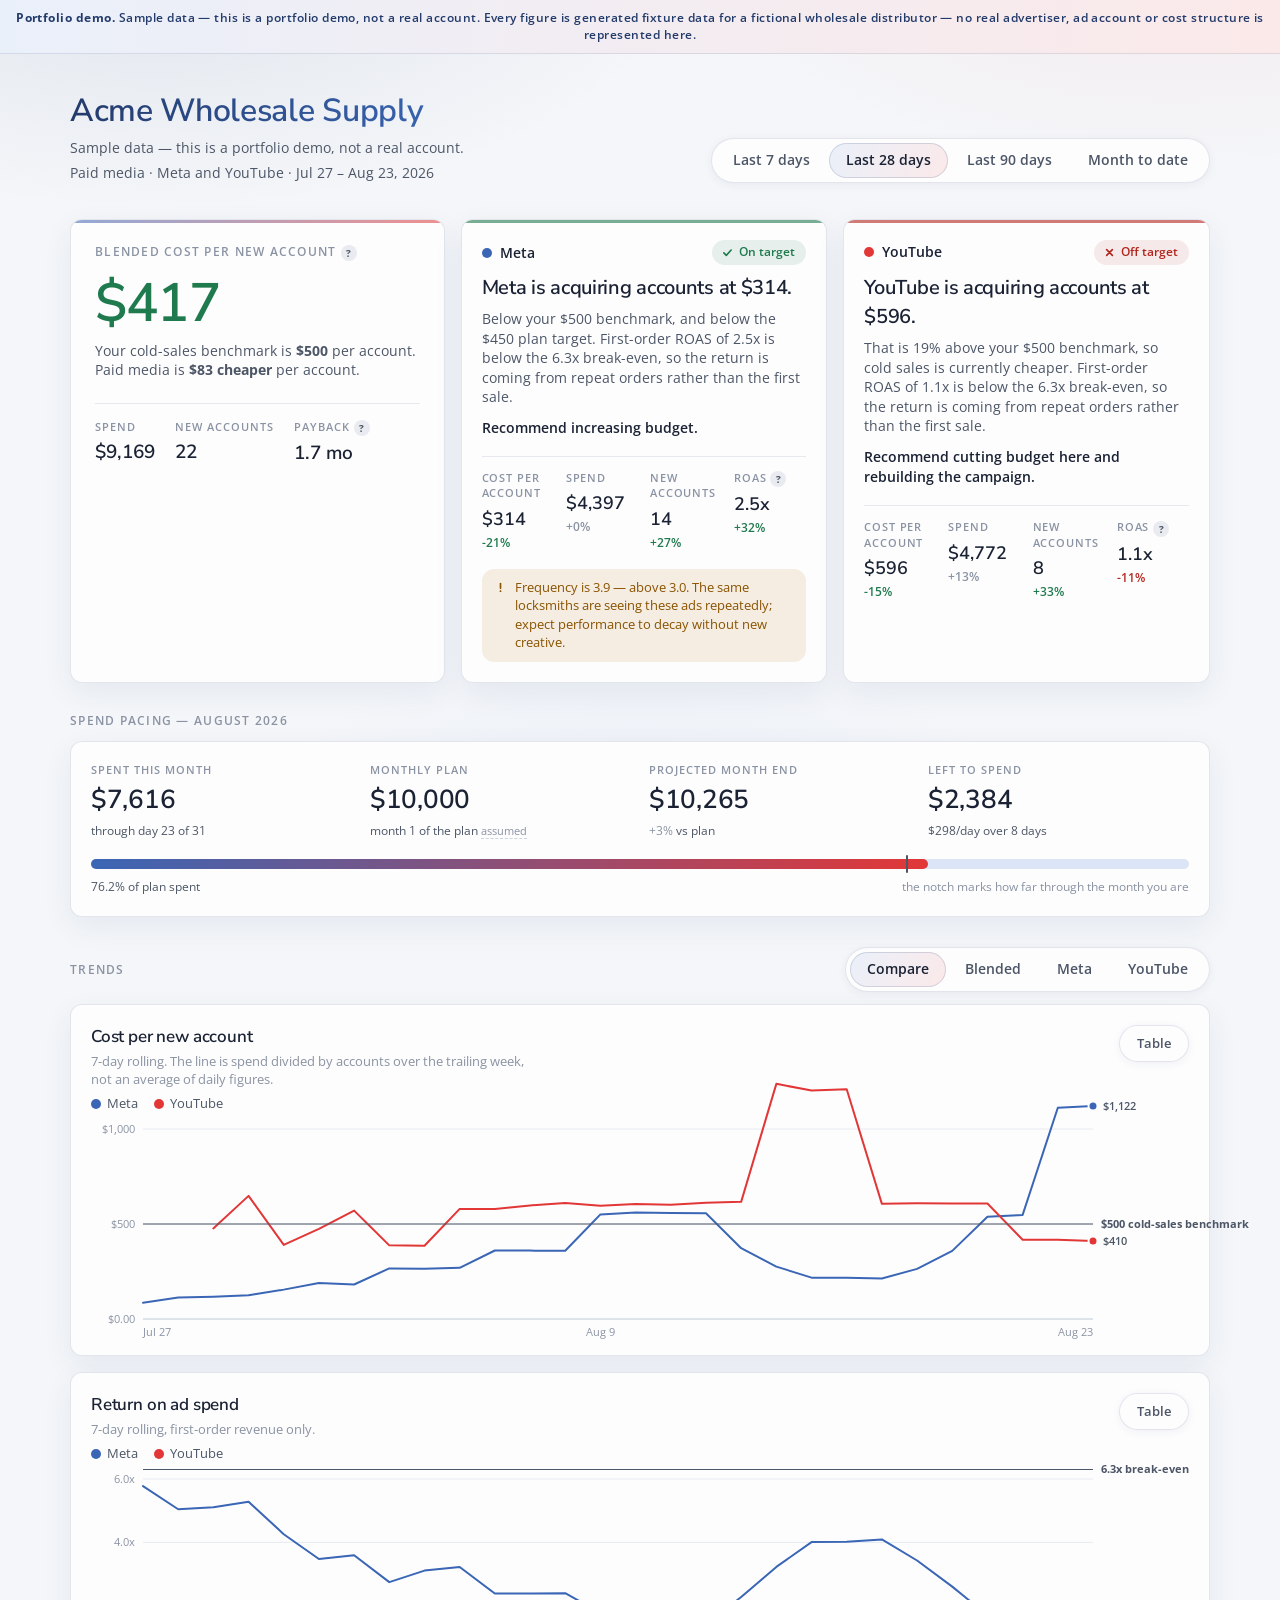
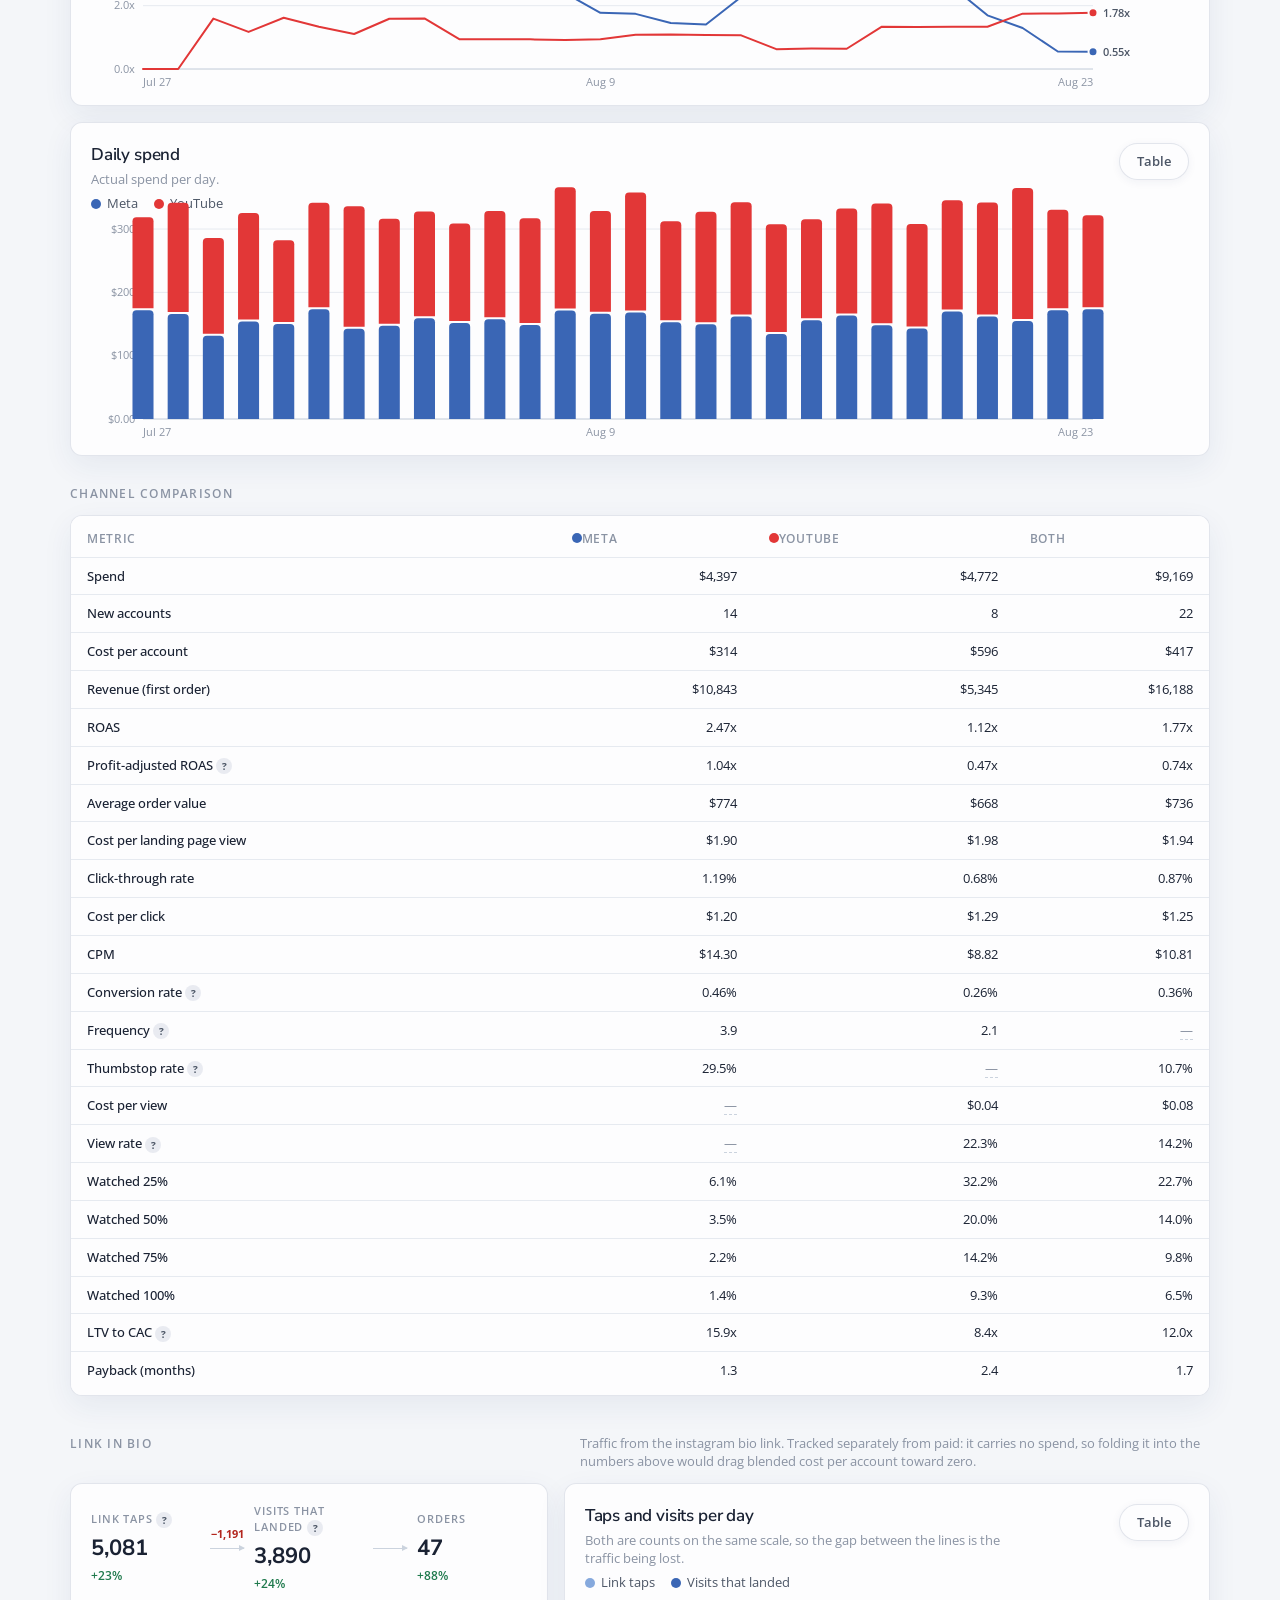
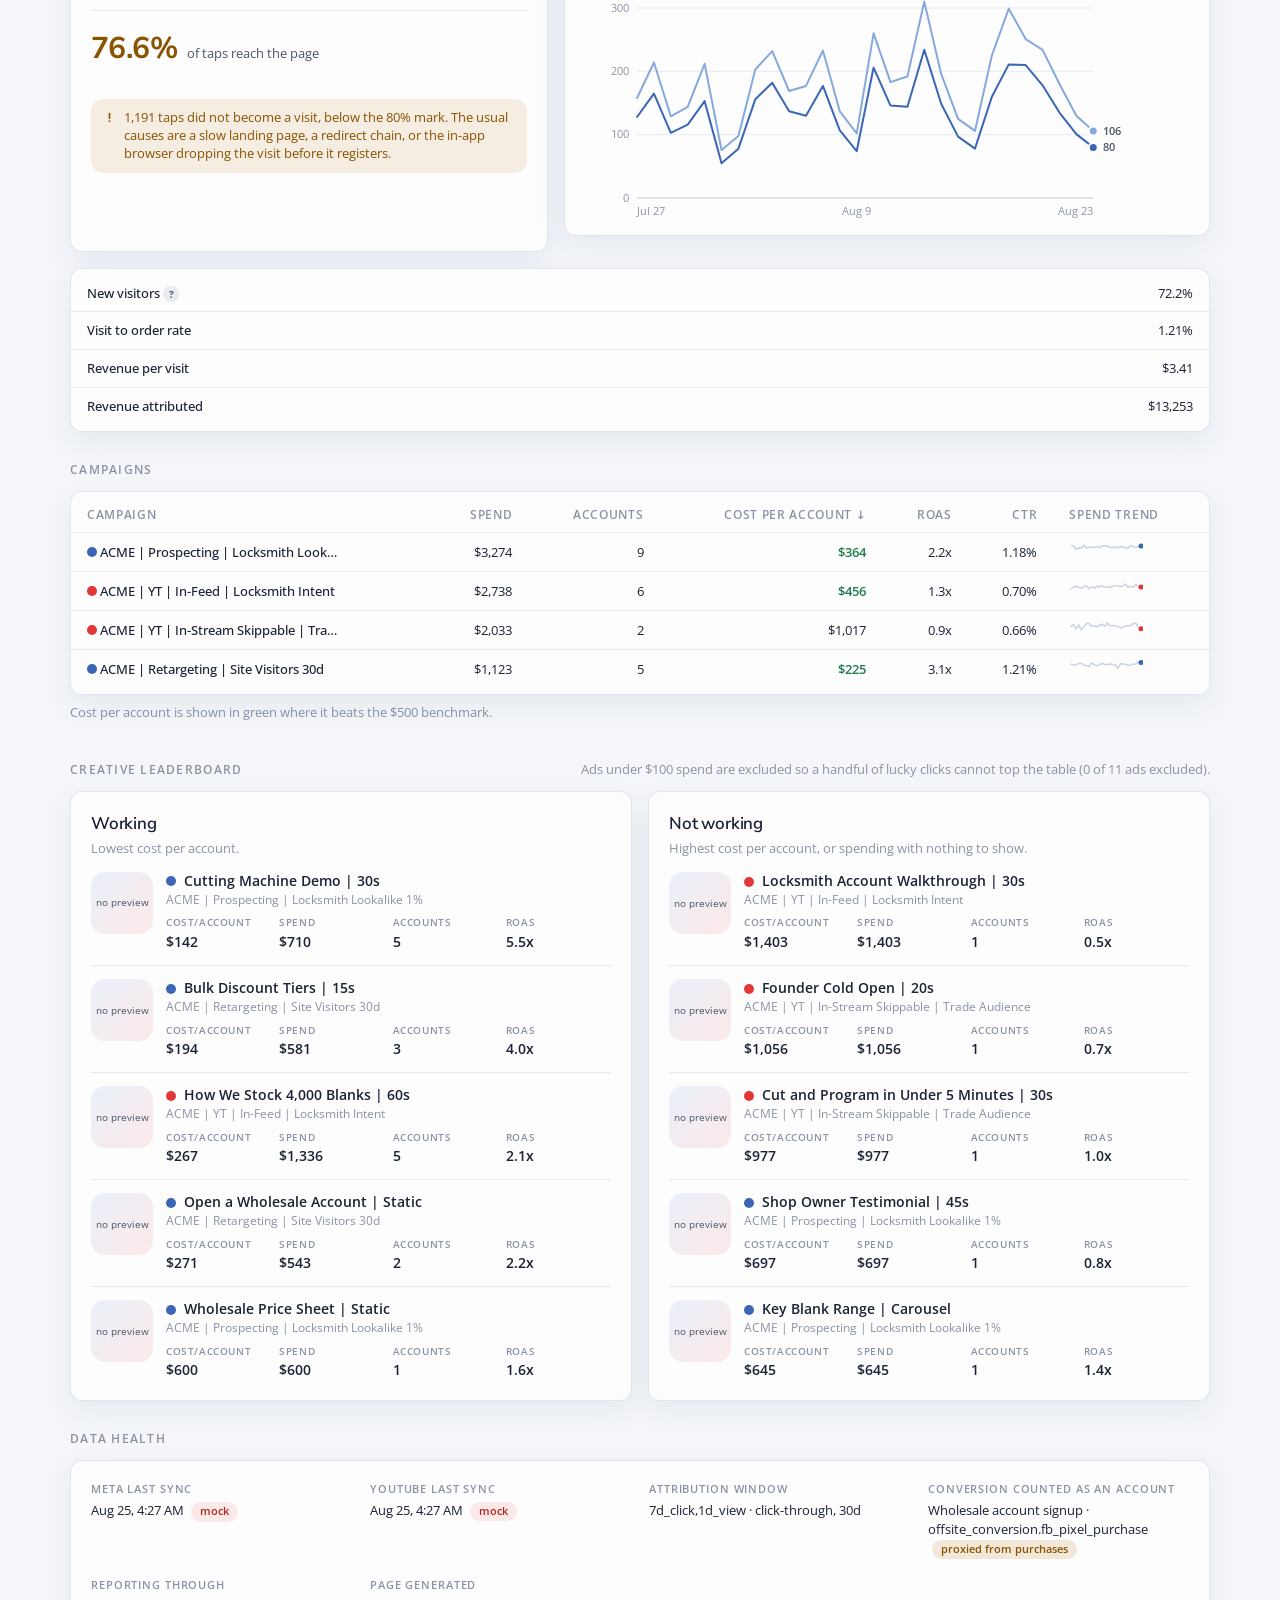
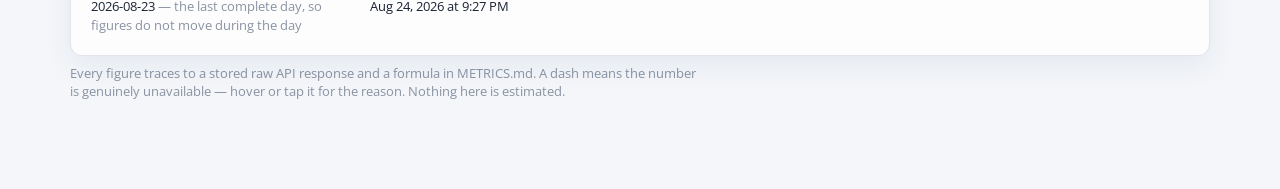
<file: index.html>
<!doctype html>
<html lang="en" data-theme="light">
<head>
<meta charset="utf-8">
<meta name="viewport" content="width=device-width, initial-scale=1">
<title>Acme Wholesale Supply — paid media</title>
<link rel="preconnect" href="https://fonts.googleapis.com">
<link rel="preconnect" href="https://fonts.gstatic.com" crossorigin>
<link href="https://fonts.googleapis.com/css2?family=Nunito+Sans:wght@600;700;800&family=Open+Sans:wght@400;600;700&display=swap" rel="stylesheet">
<link rel="stylesheet" href="static/dashboard.css">
</head>
<body>









<a class="skip" href="#verdict">Skip to the verdict</a>


<div class="banner banner-mock" role="status">
  
  <strong>Portfolio demo.</strong> Sample data — this is a portfolio demo, not a real account.
  Every figure is generated fixture data for a fictional wholesale distributor — no real advertiser, ad account or cost structure is represented here.
  
</div>


<header class="topbar">
  <div class="topbar-id">
    <h1>Acme Wholesale Supply</h1>
    <p class="sub">Sample data — this is a portfolio demo, not a real account.</p>
    <p class="sub">Paid media · Meta and YouTube · Jul 27 – Aug 23, 2026</p>
  </div>
  <nav class="ranges" aria-label="Date range">
    
    <a class="range " href="7d.html"
       >Last 7 days</a>
    
    <a class="range is-selected" href="index.html"
       aria-current="page">Last 28 days</a>
    
    <a class="range " href="90d.html"
       >Last 90 days</a>
    
    <a class="range " href="mtd.html"
       >Month to date</a>
    
  </nav>
</header>

<main>

<!-- 1 ─────────────────────────────────────────── the verdict ───────────── -->
<section id="verdict" class="section">
  <div class="hero-row">
    <div class="hero">
      <p class="hero-label">
        Blended cost per new account
        <button class="term" type="button" data-tip="Total spend across Meta and YouTube divided by the number of new accounts they produced in this period. Computed from period totals, not by averaging the daily figures." aria-label="What this means">?</button>
      </p>
      <p class="hero-figure hero-good">$417</p>
      <p class="hero-context">
        Your cold-sales benchmark is <strong>$500</strong> per account.
        
          
          
            Paid media is <strong>$83 cheaper</strong> per account.
          
        
      </p>
      <dl class="hero-support">
        <div><dt>Spend</dt><dd>$9,169</dd></div>
        <div><dt>New accounts</dt><dd>22</dd></div>
        <div><dt>Payback <button class="term" type="button" data-tip="How many months of gross profit it takes for one acquired account to repay what it cost to acquire, at $250 gross profit per account per month." aria-label="What this means">?</button></dt>
             <dd>1.7 mo</dd></div>
      </dl>
    </div>

    <div class="verdict-cards">
      
      <article class="card verdict-card state-good">
        <header class="verdict-head">
          <span class="channel-key"><span class="swatch swatch-meta" aria-hidden="true"></span>Meta</span>
          <span class="pill pill-good"><svg class="state-icon" viewBox="0 0 16 16" aria-hidden="true" focusable="false"><path d="M3.5 8.5l3 3 6-6.5" fill="none" stroke="currentColor" stroke-width="2" stroke-linecap="round" stroke-linejoin="round"/></svg>On target</span>
        </header>
        <p class="verdict-headline">Meta is acquiring accounts at $314.</p>
        <p class="verdict-detail">Below your $500 benchmark, and below the $450 plan target. First-order ROAS of 2.5x is below the 6.3x break-even, so the return is coming from repeat orders rather than the first sale.</p>
        <p class="verdict-reco">Recommend increasing budget.</p>

        <dl class="mini-stats">
          <div>
            <dt>Cost per account</dt>
            <dd>$314</dd>
            <dd class="delta-cell"><span class="delta delta-good">-21%<span class="delta-note"> vs prior 28d</span></span></dd>
          </div>
          <div>
            <dt>Spend</dt>
            <dd>$4,397</dd>
            <dd class="delta-cell"><span class="delta delta-neutral">+0%<span class="delta-note"> vs prior 28d</span></span></dd>
          </div>
          <div>
            <dt>New accounts</dt>
            <dd>14</dd>
            <dd class="delta-cell"><span class="delta delta-good">+27%<span class="delta-note"> vs prior 28d</span></span></dd>
          </div>
          <div>
            <dt>ROAS <button class="term" type="button" data-tip="Revenue divided by ad spend, on first orders only. The break-even line of 6.3x comes from your plan at this monthly budget." aria-label="What this means">?</button></dt>
            <dd>2.5x</dd>
            <dd class="delta-cell"><span class="delta delta-good">+32%<span class="delta-note"> vs prior 28d</span></span></dd>
          </div>
        </dl>

        
        <p class="flag">
          <svg class="state-icon" viewBox="0 0 16 16" aria-hidden="true" focusable="false"><path d="M8 3v6" fill="none" stroke="currentColor" stroke-width="2" stroke-linecap="round"/><circle cx="8" cy="12.5" r="1.15" fill="currentColor"/></svg>
          Frequency is 3.9 — above 3.0.
          The same locksmiths are seeing these ads repeatedly; expect performance to decay without new creative.
        </p>
        
      </article>
      
      <article class="card verdict-card state-critical">
        <header class="verdict-head">
          <span class="channel-key"><span class="swatch swatch-youtube" aria-hidden="true"></span>YouTube</span>
          <span class="pill pill-critical"><svg class="state-icon" viewBox="0 0 16 16" aria-hidden="true" focusable="false"><path d="M4.5 4.5l7 7M11.5 4.5l-7 7" fill="none" stroke="currentColor" stroke-width="2" stroke-linecap="round"/></svg>Off target</span>
        </header>
        <p class="verdict-headline">YouTube is acquiring accounts at $596.</p>
        <p class="verdict-detail">That is 19% above your $500 benchmark, so cold sales is currently cheaper. First-order ROAS of 1.1x is below the 6.3x break-even, so the return is coming from repeat orders rather than the first sale.</p>
        <p class="verdict-reco">Recommend cutting budget here and rebuilding the campaign.</p>

        <dl class="mini-stats">
          <div>
            <dt>Cost per account</dt>
            <dd>$596</dd>
            <dd class="delta-cell"><span class="delta delta-good">-15%<span class="delta-note"> vs prior 28d</span></span></dd>
          </div>
          <div>
            <dt>Spend</dt>
            <dd>$4,772</dd>
            <dd class="delta-cell"><span class="delta delta-neutral">+13%<span class="delta-note"> vs prior 28d</span></span></dd>
          </div>
          <div>
            <dt>New accounts</dt>
            <dd>8</dd>
            <dd class="delta-cell"><span class="delta delta-good">+33%<span class="delta-note"> vs prior 28d</span></span></dd>
          </div>
          <div>
            <dt>ROAS <button class="term" type="button" data-tip="Revenue divided by ad spend, on first orders only. The break-even line of 6.3x comes from your plan at this monthly budget." aria-label="What this means">?</button></dt>
            <dd>1.1x</dd>
            <dd class="delta-cell"><span class="delta delta-bad">-11%<span class="delta-note"> vs prior 28d</span></span></dd>
          </div>
        </dl>

        
      </article>
      
    </div>
  </div>
</section>

<!-- 2 ───────────────────────────────────────── spend & pacing ───────────── -->
<section class="section">
  <h2>Spend pacing — August 2026</h2>
  <div class="card pacing">
    <div class="pacing-figures">
      <div class="stat">
        <span class="stat-label">Spent this month</span>
        <span class="stat-value">$7,616</span>
        <span class="stat-note">through day 23 of 31</span>
      </div>
      <div class="stat">
        <span class="stat-label">Monthly plan</span>
        <span class="stat-value">$10,000</span>
        <span class="stat-note">month 1 of the plan <span class="assumed" tabindex="0" role="button" data-tip="PROGRAM_START_MONTH is not set in .env, so month 1 is assumed to be the current month. Set it to pace against the real plan.">assumed</span></span>
      </div>
      <div class="stat">
        <span class="stat-label">Projected month end</span>
        <span class="stat-value">$10,265</span>
        <span class="stat-note"><span class="delta delta-neutral">+3%<span class="delta-note"> vs prior 28d</span></span> vs plan</span>
      </div>
      <div class="stat">
        <span class="stat-label">Left to spend</span>
        <span class="stat-value">$2,384</span>
        <span class="stat-note">$298/day over 8 days</span>
      </div>
    </div>
    <div class="meter" role="img"
         aria-label="$7,616 spent of a $10,000 monthly plan">
      <div class="meter-track">
        <div class="meter-fill" style="width: 76.2%"></div>
        <div class="meter-marker" style="left: 74.2%"></div>
      </div>
      <p class="meter-caption">
        <span>76.2% of plan spent</span>
        <span class="muted">the notch marks how far through the month you are</span>
      </p>
    </div>
  </div>
</section>

<!-- 3 ───────────────────────────────────────────── trends ───────────────── -->
<section class="section">
  <div class="section-head">
    <h2>Trends</h2>
    <div class="toggle" role="group" aria-label="Which channels to plot">
      <button type="button" class="toggle-btn is-selected" data-mode="compare">Compare</button>
      <button type="button" class="toggle-btn" data-mode="blended">Blended</button>
      
      <button type="button" class="toggle-btn" data-mode="meta">Meta</button>
      
      <button type="button" class="toggle-btn" data-mode="youtube">YouTube</button>
      
    </div>
  </div>

  
  <figure class="card chart-card" data-chart="cac">
    <figcaption>
      <div>
        <h3>Cost per new account</h3>
        <p class="chart-note">7-day rolling. The line is spend divided by accounts over the trailing week, not an average of daily figures.</p>
      </div>
      <button type="button" class="table-toggle" aria-expanded="false">Table</button>
    </figcaption>
    <div class="chart-legend" hidden></div>
    <div class="chart-plot"></div>
    <div class="chart-table" hidden></div>
  </figure>
  
  <figure class="card chart-card" data-chart="roas">
    <figcaption>
      <div>
        <h3>Return on ad spend</h3>
        <p class="chart-note">7-day rolling, first-order revenue only.</p>
      </div>
      <button type="button" class="table-toggle" aria-expanded="false">Table</button>
    </figcaption>
    <div class="chart-legend" hidden></div>
    <div class="chart-plot"></div>
    <div class="chart-table" hidden></div>
  </figure>
  
  <figure class="card chart-card" data-chart="spend">
    <figcaption>
      <div>
        <h3>Daily spend</h3>
        <p class="chart-note">Actual spend per day.</p>
      </div>
      <button type="button" class="table-toggle" aria-expanded="false">Table</button>
    </figcaption>
    <div class="chart-legend" hidden></div>
    <div class="chart-plot"></div>
    <div class="chart-table" hidden></div>
  </figure>
  
</section>

<!-- 4 ──────────────────────────────────────── channel comparison ────────── -->
<section class="section">
  <h2>Channel comparison</h2>
  <div class="card table-wrap">
    <table class="grid">
      <caption class="sr-only">Core metrics for each channel over Jul 27 – Aug 23, 2026</caption>
      <thead>
        <tr>
          <th scope="col">Metric</th>
          
          <th scope="col"><span class="swatch swatch-meta" aria-hidden="true"></span>Meta</th>
          
          <th scope="col"><span class="swatch swatch-youtube" aria-hidden="true"></span>YouTube</th>
          
          <th scope="col">Both</th>
        </tr>
      </thead>
      <tbody>
        
        
        
        <tr>
          <th scope="row">Spend</th>
          
          <td class="num">$4,397</td>
          
          <td class="num">$4,772</td>
          
          <td class="num">$9,169</td>
        </tr>
        
        <tr>
          <th scope="row">New accounts</th>
          
          <td class="num">14</td>
          
          <td class="num">8</td>
          
          <td class="num">22</td>
        </tr>
        
        <tr>
          <th scope="row">Cost per account</th>
          
          <td class="num">$314</td>
          
          <td class="num">$596</td>
          
          <td class="num">$417</td>
        </tr>
        
        <tr>
          <th scope="row">Revenue (first order)</th>
          
          <td class="num">$10,843</td>
          
          <td class="num">$5,345</td>
          
          <td class="num">$16,188</td>
        </tr>
        
        <tr>
          <th scope="row">ROAS</th>
          
          <td class="num">2.47x</td>
          
          <td class="num">1.12x</td>
          
          <td class="num">1.77x</td>
        </tr>
        
        <tr>
          <th scope="row">Profit-adjusted ROAS <button class="term" type="button" data-tip="Revenue at your 42% gross margin, divided by spend. This is return on what you keep, not on the top line." aria-label="What this means">?</button></th>
          
          <td class="num">1.04x</td>
          
          <td class="num">0.47x</td>
          
          <td class="num">0.74x</td>
        </tr>
        
        <tr>
          <th scope="row">Average order value</th>
          
          <td class="num">$774</td>
          
          <td class="num">$668</td>
          
          <td class="num">$736</td>
        </tr>
        
        <tr>
          <th scope="row">Cost per landing page view</th>
          
          <td class="num">$1.90</td>
          
          <td class="num">$1.98</td>
          
          <td class="num">$1.94</td>
        </tr>
        
        <tr>
          <th scope="row">Click-through rate</th>
          
          <td class="num">1.19%</td>
          
          <td class="num">0.68%</td>
          
          <td class="num">0.87%</td>
        </tr>
        
        <tr>
          <th scope="row">Cost per click</th>
          
          <td class="num">$1.20</td>
          
          <td class="num">$1.29</td>
          
          <td class="num">$1.25</td>
        </tr>
        
        <tr>
          <th scope="row">CPM</th>
          
          <td class="num">$14.30</td>
          
          <td class="num">$8.82</td>
          
          <td class="num">$10.81</td>
        </tr>
        
        <tr>
          <th scope="row">Conversion rate <button class="term" type="button" data-tip="New accounts divided by link clicks where the channel reports them, otherwise all clicks." aria-label="What this means">?</button></th>
          
          <td class="num">0.46%</td>
          
          <td class="num">0.26%</td>
          
          <td class="num">0.36%</td>
        </tr>
        
        <tr>
          <th scope="row">Frequency <button class="term" type="button" data-tip="Average times one person saw an ad in this period. Computed from a reach figure fetched for exactly this window — reach cannot be added up across days." aria-label="What this means">?</button></th>
          
          <td class="num">3.9</td>
          
          <td class="num">2.1</td>
          
          <td class="num"><span class="unknown" tabindex="0" role="button"
          data-tip="Reach cannot be added across platforms — the same locksmith may see both, and neither API reports the overlap. Frequency is shown per channel instead.">—</span></td>
        </tr>
        
        <tr>
          <th scope="row">Thumbstop rate <button class="term" type="button" data-tip="Share of impressions where someone stopped scrolling for at least 3 seconds. Meta only." aria-label="What this means">?</button></th>
          
          <td class="num">29.5%</td>
          
          <td class="num"><span class="unknown" tabindex="0" role="button"
          data-tip="Thumbstop rate is a Meta metric; not reported here.">—</span></td>
          
          <td class="num">10.7%</td>
        </tr>
        
        <tr>
          <th scope="row">Cost per view</th>
          
          <td class="num"><span class="unknown" tabindex="0" role="button"
          data-tip="This channel does not report video views.">—</span></td>
          
          <td class="num">$0.04</td>
          
          <td class="num">$0.08</td>
        </tr>
        
        <tr>
          <th scope="row">View rate <button class="term" type="button" data-tip="Share of impressions that became a counted YouTube view. YouTube counts a view at 30 seconds or full play, so it is not comparable to a Meta 3-second view." aria-label="What this means">?</button></th>
          
          <td class="num"><span class="unknown" tabindex="0" role="button"
          data-tip="This channel does not report video views.">—</span></td>
          
          <td class="num">22.3%</td>
          
          <td class="num">14.2%</td>
        </tr>
        
        <tr>
          <th scope="row">Watched 25%</th>
          
          <td class="num">6.1%</td>
          
          <td class="num">32.2%</td>
          
          <td class="num">22.7%</td>
        </tr>
        
        <tr>
          <th scope="row">Watched 50%</th>
          
          <td class="num">3.5%</td>
          
          <td class="num">20.0%</td>
          
          <td class="num">14.0%</td>
        </tr>
        
        <tr>
          <th scope="row">Watched 75%</th>
          
          <td class="num">2.2%</td>
          
          <td class="num">14.2%</td>
          
          <td class="num">9.8%</td>
        </tr>
        
        <tr>
          <th scope="row">Watched 100%</th>
          
          <td class="num">1.4%</td>
          
          <td class="num">9.3%</td>
          
          <td class="num">6.5%</td>
        </tr>
        
        <tr>
          <th scope="row">LTV to CAC <button class="term" type="button" data-tip="Lifetime gross profit per account ($5,000) divided by what it cost to acquire one." aria-label="What this means">?</button></th>
          
          <td class="num">15.9x</td>
          
          <td class="num">8.4x</td>
          
          <td class="num">12.0x</td>
        </tr>
        
        <tr>
          <th scope="row">Payback (months)</th>
          
          <td class="num">1.3</td>
          
          <td class="num">2.4</td>
          
          <td class="num">1.7</td>
        </tr>
        
      </tbody>
    </table>
  </div>
</section>

<!-- 4b ────────────────────────────────────────── link in bio ─────────────── -->

<section class="section">
  <div class="section-head">
    <h2>Link in bio</h2>
    <p class="foot-note">
      Traffic from the instagram bio link. Tracked separately from paid: it carries no spend,
      so folding it into the numbers above would drag blended cost per account toward zero.
    </p>
  </div>

  <div class="bio-row">
    <div class="card bio-funnel">
      <dl class="bio-steps">
        <div class="bio-step">
          <dt>Link taps <button class="term" type="button" data-tip="Clicks on the link in the instagram bio, counted by the link tool." aria-label="What this means">?</button></dt>
          <dd>5,081</dd>
          <dd class="delta-cell"><span class="delta delta-good">+23%<span class="delta-note"> vs prior 28d</span></span></dd>
        </div>
        <div class="bio-arrow" aria-hidden="true">
          <span class="bio-drop">&minus;1,191</span>
        </div>
        <div class="bio-step">
          <dt>Visits that landed <button class="term" type="button" data-tip="Sessions your analytics actually recorded on the landing page. Always lower than taps." aria-label="What this means">?</button></dt>
          <dd>3,890</dd>
          <dd class="delta-cell"><span class="delta delta-good">+24%<span class="delta-note"> vs prior 28d</span></span></dd>
        </div>
        <div class="bio-arrow" aria-hidden="true"></div>
        <div class="bio-step">
          <dt>Orders</dt>
          <dd>47</dd>
          <dd class="delta-cell"><span class="delta delta-good">+88%<span class="delta-note"> vs prior 28d</span></span></dd>
        </div>
      </dl>

      <div class="bio-rate is-warn">
        <span class="bio-rate-value">76.6%</span>
        <span class="bio-rate-label">of taps reach the page</span>
      </div>

      
      <p class="flag">
        <svg class="state-icon" viewBox="0 0 16 16" aria-hidden="true" focusable="false"><path d="M8 3v6" fill="none" stroke="currentColor" stroke-width="2" stroke-linecap="round"/><circle cx="8" cy="12.5" r="1.15" fill="currentColor"/></svg>
        1,191 taps did not become a visit, below the
        80% mark. The usual causes are a slow
        landing page, a redirect chain, or the in-app browser dropping the visit before it registers.
      </p>
      
    </div>

    <figure class="card chart-card" data-chart="bio">
      <figcaption>
        <div>
          <h3>Taps and visits per day</h3>
          <p class="chart-note">Both are counts on the same scale, so the gap between the lines is the traffic being lost.</p>
        </div>
        <button type="button" class="table-toggle" aria-expanded="false">Table</button>
      </figcaption>
      <div class="chart-legend" hidden></div>
      <div class="chart-plot"></div>
      <div class="chart-table" hidden></div>
    </figure>
  </div>

  <div class="card table-wrap" style="margin-top: var(--gap)">
    <table class="grid">
      <caption class="sr-only">Link in bio detail</caption>
      <tbody>
        <tr><th scope="row">New visitors <button class="term" type="button" data-tip="Share of sessions from someone analytics has not seen before." aria-label="What this means">?</button></th><td class="num">72.2%</td></tr>
        <tr><th scope="row">Visit to order rate</th><td class="num">1.21%</td></tr>
        <tr><th scope="row">Revenue per visit</th><td class="num">$3.41</td></tr>
        <tr><th scope="row">Revenue attributed</th><td class="num">$13,253</td></tr>
      </tbody>
    </table>
  </div>
</section>


<!-- 5 ──────────────────────────────────────────── campaigns ─────────────── -->
<section class="section">
  <h2>Campaigns</h2>
  <div class="card table-wrap">
    <table class="grid sortable" id="campaign-table">
      <caption class="sr-only">Campaign performance over Jul 27 – Aug 23, 2026, sortable</caption>
      <thead>
        <tr>
          <th scope="col" data-sort="text">Campaign</th>
          <th scope="col" class="num" data-sort="number">Spend</th>
          <th scope="col" class="num" data-sort="number">Accounts</th>
          <th scope="col" class="num" data-sort="number" aria-sort="ascending">Cost per account</th>
          <th scope="col" class="num" data-sort="number">ROAS</th>
          <th scope="col" class="num" data-sort="number">CTR</th>
          <th scope="col">Spend trend</th>
        </tr>
      </thead>
      <tbody>
        
        <tr>
          <th scope="row">
            <span class="swatch swatch-meta" aria-hidden="true"></span>
            <span class="campaign-name">ACME | Prospecting | Locksmith Lookalike 1%</span>
          </th>
          <td class="num" data-value="3273.650000000001">$3,274</td>
          <td class="num" data-value="9.0">9</td>
          <td class="num" data-value="363.738888888889">
            <span class="under-benchmark">$364</span>
            
          </td>
          <td class="num" data-value="2.246944542024956">2.2x</td>
          <td class="num" data-value="0.01181288939709482">1.18%</td>
          <td class="spark" data-spark="130.20999999999998,127.49999999999999,91.97000000000001,110.05,106.14999999999999,135.97,106.07,114.53999999999999,113.61,112.30999999999999,122.13999999999999,108.38999999999999,127.57999999999998,125.38,129.44,110.01,109.51,121.99,107.62,114.44000000000001,121.52000000000001,107.31,105.85,131.51,120.08000000000001,112.91,123.15,126.44" data-channel="meta"></td>
        </tr>
        
        <tr>
          <th scope="row">
            <span class="swatch swatch-youtube" aria-hidden="true"></span>
            <span class="campaign-name">ACME | YT | In-Feed | Locksmith Intent</span>
          </th>
          <td class="num" data-value="2738.4300000000003">$2,738</td>
          <td class="num" data-value="6.0">6</td>
          <td class="num" data-value="456.40500000000003">
            <span class="under-benchmark">$456</span>
            
          </td>
          <td class="num" data-value="1.3112148201706817">1.3x</td>
          <td class="num" data-value="0.007017890353692457">0.70%</td>
          <td class="spark" data-spark="79.06,94.59,102.13,91.9,85.78,100.25999999999999,103.49000000000001,79.78999999999999,99.34,83.03,103.15,93.68,109.82,92.2,98.05,88.14,102.47999999999999,108.84,102.5,99.88,105.09,120.84,90.64,102.39,92.99,118.5,95.37,94.5" data-channel="youtube"></td>
        </tr>
        
        <tr>
          <th scope="row">
            <span class="swatch swatch-youtube" aria-hidden="true"></span>
            <span class="campaign-name">ACME | YT | In-Stream Skippable | Trade Audience</span>
          </th>
          <td class="num" data-value="2033.4399999999998">$2,033</td>
          <td class="num" data-value="2.0">2</td>
          <td class="num" data-value="1016.7199999999999">
            $1,017
          </td>
          <td class="num" data-value="0.8629662050515383">0.9x</td>
          <td class="num" data-value="0.006562299672728499">0.66%</td>
          <td class="spark" data-spark="67.82,80.93,52.34,79.32000000000001,46.18,67.69,89.63,89.03999999999999,69.41999999999999,73.88,67.64,74.97,84.94,70.03,91.49,71.46000000000001,75.45,71.45,70.78,59.68000000000001,64.02000000000001,71.63,74.42,73.31,87.19999999999999,91.52000000000001,63.03,54.17" data-channel="youtube"></td>
        </tr>
        
        <tr>
          <th scope="row">
            <span class="swatch swatch-meta" aria-hidden="true"></span>
            <span class="campaign-name">ACME | Retargeting | Site Visitors 30d</span>
          </th>
          <td class="num" data-value="1123.2899999999997">$1,123</td>
          <td class="num" data-value="5.0">5</td>
          <td class="num" data-value="224.65799999999996">
            <span class="under-benchmark">$225</span>
            
          </td>
          <td class="num" data-value="3.104309661797043">3.1x</td>
          <td class="num" data-value="0.012121212121212121">1.21%</td>
          <td class="spark" data-spark="41.57,38.43,39.35,43.870000000000005,43.99,37.480000000000004,36.56,32.67,45.31,39.27,35.3,40.09,43.540000000000006,40.62,38.53,42.629999999999995,39.99,40.010000000000005,26.66,41.42,41.730000000000004,40.59,36.99,38.08,41.58,41.64,48.72,46.67" data-channel="meta"></td>
        </tr>
        
      </tbody>
    </table>
  </div>
  <p class="foot-note">Cost per account is shown in green where it beats the $500 benchmark.</p>
</section>

<!-- 6 ─────────────────────────────────────── creative leaderboard ───────── -->
<section class="section">
  <div class="section-head">
    <h2>Creative leaderboard</h2>
    <p class="foot-note">
      Ads under $100 spend are excluded so a handful of lucky clicks cannot top the table
      (0 of 11 ads excluded).
    </p>
  </div>

  <div class="leaderboards">
    
    <div class="card">
      <h3>Working</h3>
      <p class="chart-note">Lowest cost per account.</p>
      
      <ol class="creative-list">
        
        <li class="creative">
          <div class="thumb thumb-empty">
            <span class="thumb-note" title="The ad platform did not return a thumbnail for this ad.">no preview</span>
          </div>
          <div class="creative-body">
            <p class="creative-name"><span class="swatch swatch-meta" aria-hidden="true"></span>Cutting Machine Demo | 30s</p>
            <p class="creative-campaign">ACME | Prospecting | Locksmith Lookalike 1%</p>
            <dl class="creative-stats">
              <div><dt>Cost/account</dt><dd>$142</dd></div>
              <div><dt>Spend</dt><dd>$710</dd></div>
              <div><dt>Accounts</dt><dd>5</dd></div>
              <div><dt>ROAS</dt><dd>5.5x</dd></div>
            </dl>
          </div>
        </li>
        
        <li class="creative">
          <div class="thumb thumb-empty">
            <span class="thumb-note" title="The ad platform did not return a thumbnail for this ad.">no preview</span>
          </div>
          <div class="creative-body">
            <p class="creative-name"><span class="swatch swatch-meta" aria-hidden="true"></span>Bulk Discount Tiers | 15s</p>
            <p class="creative-campaign">ACME | Retargeting | Site Visitors 30d</p>
            <dl class="creative-stats">
              <div><dt>Cost/account</dt><dd>$194</dd></div>
              <div><dt>Spend</dt><dd>$581</dd></div>
              <div><dt>Accounts</dt><dd>3</dd></div>
              <div><dt>ROAS</dt><dd>4.0x</dd></div>
            </dl>
          </div>
        </li>
        
        <li class="creative">
          <div class="thumb thumb-empty">
            <span class="thumb-note" title="The ad platform did not return a thumbnail for this ad.">no preview</span>
          </div>
          <div class="creative-body">
            <p class="creative-name"><span class="swatch swatch-youtube" aria-hidden="true"></span>How We Stock 4,000 Blanks | 60s</p>
            <p class="creative-campaign">ACME | YT | In-Feed | Locksmith Intent</p>
            <dl class="creative-stats">
              <div><dt>Cost/account</dt><dd>$267</dd></div>
              <div><dt>Spend</dt><dd>$1,336</dd></div>
              <div><dt>Accounts</dt><dd>5</dd></div>
              <div><dt>ROAS</dt><dd>2.1x</dd></div>
            </dl>
          </div>
        </li>
        
        <li class="creative">
          <div class="thumb thumb-empty">
            <span class="thumb-note" title="The ad platform did not return a thumbnail for this ad.">no preview</span>
          </div>
          <div class="creative-body">
            <p class="creative-name"><span class="swatch swatch-meta" aria-hidden="true"></span>Open a Wholesale Account | Static</p>
            <p class="creative-campaign">ACME | Retargeting | Site Visitors 30d</p>
            <dl class="creative-stats">
              <div><dt>Cost/account</dt><dd>$271</dd></div>
              <div><dt>Spend</dt><dd>$543</dd></div>
              <div><dt>Accounts</dt><dd>2</dd></div>
              <div><dt>ROAS</dt><dd>2.2x</dd></div>
            </dl>
          </div>
        </li>
        
        <li class="creative">
          <div class="thumb thumb-empty">
            <span class="thumb-note" title="The ad platform did not return a thumbnail for this ad.">no preview</span>
          </div>
          <div class="creative-body">
            <p class="creative-name"><span class="swatch swatch-meta" aria-hidden="true"></span>Wholesale Price Sheet | Static</p>
            <p class="creative-campaign">ACME | Prospecting | Locksmith Lookalike 1%</p>
            <dl class="creative-stats">
              <div><dt>Cost/account</dt><dd>$600</dd></div>
              <div><dt>Spend</dt><dd>$600</dd></div>
              <div><dt>Accounts</dt><dd>1</dd></div>
              <div><dt>ROAS</dt><dd>1.6x</dd></div>
            </dl>
          </div>
        </li>
        
      </ol>
      
    </div>
    
    <div class="card">
      <h3>Not working</h3>
      <p class="chart-note">Highest cost per account, or spending with nothing to show.</p>
      
      <ol class="creative-list">
        
        <li class="creative">
          <div class="thumb thumb-empty">
            <span class="thumb-note" title="The ad platform did not return a thumbnail for this ad.">no preview</span>
          </div>
          <div class="creative-body">
            <p class="creative-name"><span class="swatch swatch-youtube" aria-hidden="true"></span>Locksmith Account Walkthrough | 30s</p>
            <p class="creative-campaign">ACME | YT | In-Feed | Locksmith Intent</p>
            <dl class="creative-stats">
              <div><dt>Cost/account</dt><dd>$1,403</dd></div>
              <div><dt>Spend</dt><dd>$1,403</dd></div>
              <div><dt>Accounts</dt><dd>1</dd></div>
              <div><dt>ROAS</dt><dd>0.5x</dd></div>
            </dl>
          </div>
        </li>
        
        <li class="creative">
          <div class="thumb thumb-empty">
            <span class="thumb-note" title="The ad platform did not return a thumbnail for this ad.">no preview</span>
          </div>
          <div class="creative-body">
            <p class="creative-name"><span class="swatch swatch-youtube" aria-hidden="true"></span>Founder Cold Open | 20s</p>
            <p class="creative-campaign">ACME | YT | In-Stream Skippable | Trade Audience</p>
            <dl class="creative-stats">
              <div><dt>Cost/account</dt><dd>$1,056</dd></div>
              <div><dt>Spend</dt><dd>$1,056</dd></div>
              <div><dt>Accounts</dt><dd>1</dd></div>
              <div><dt>ROAS</dt><dd>0.7x</dd></div>
            </dl>
          </div>
        </li>
        
        <li class="creative">
          <div class="thumb thumb-empty">
            <span class="thumb-note" title="The ad platform did not return a thumbnail for this ad.">no preview</span>
          </div>
          <div class="creative-body">
            <p class="creative-name"><span class="swatch swatch-youtube" aria-hidden="true"></span>Cut and Program in Under 5 Minutes | 30s</p>
            <p class="creative-campaign">ACME | YT | In-Stream Skippable | Trade Audience</p>
            <dl class="creative-stats">
              <div><dt>Cost/account</dt><dd>$977</dd></div>
              <div><dt>Spend</dt><dd>$977</dd></div>
              <div><dt>Accounts</dt><dd>1</dd></div>
              <div><dt>ROAS</dt><dd>1.0x</dd></div>
            </dl>
          </div>
        </li>
        
        <li class="creative">
          <div class="thumb thumb-empty">
            <span class="thumb-note" title="The ad platform did not return a thumbnail for this ad.">no preview</span>
          </div>
          <div class="creative-body">
            <p class="creative-name"><span class="swatch swatch-meta" aria-hidden="true"></span>Shop Owner Testimonial | 45s</p>
            <p class="creative-campaign">ACME | Prospecting | Locksmith Lookalike 1%</p>
            <dl class="creative-stats">
              <div><dt>Cost/account</dt><dd>$697</dd></div>
              <div><dt>Spend</dt><dd>$697</dd></div>
              <div><dt>Accounts</dt><dd>1</dd></div>
              <div><dt>ROAS</dt><dd>0.8x</dd></div>
            </dl>
          </div>
        </li>
        
        <li class="creative">
          <div class="thumb thumb-empty">
            <span class="thumb-note" title="The ad platform did not return a thumbnail for this ad.">no preview</span>
          </div>
          <div class="creative-body">
            <p class="creative-name"><span class="swatch swatch-meta" aria-hidden="true"></span>Key Blank Range | Carousel</p>
            <p class="creative-campaign">ACME | Prospecting | Locksmith Lookalike 1%</p>
            <dl class="creative-stats">
              <div><dt>Cost/account</dt><dd>$645</dd></div>
              <div><dt>Spend</dt><dd>$645</dd></div>
              <div><dt>Accounts</dt><dd>1</dd></div>
              <div><dt>ROAS</dt><dd>1.4x</dd></div>
            </dl>
          </div>
        </li>
        
      </ol>
      
    </div>
    
  </div>
</section>

<!-- 7 ───────────────────────────────────────── data health ──────────────── -->
<footer class="section health">
  <h2>Data health</h2>
  <div class="card">
    <dl class="health-grid">
      
      <div class="health-item ">
        <dt>Meta last sync</dt>
        <dd>
          Aug 25, 4:27 AM
          <span class="tag tag-mock">mock</span>
          
        </dd>
      </div>
      
      <div class="health-item ">
        <dt>YouTube last sync</dt>
        <dd>
          Aug 25, 4:27 AM
          <span class="tag tag-mock">mock</span>
          
        </dd>
      </div>
      

      <div class="health-item">
        <dt>Attribution window</dt>
        <dd>7d_click,1d_view · click-through, 30d</dd>
      </div>
      <div class="health-item">
        <dt>Conversion counted as an account</dt>
        <dd>
          Wholesale account signup · offsite_conversion.fb_pixel_purchase
          
          <span class="tag tag-proxy" tabindex="0" role="button"
                data-tip="Cost per account is currently derived from purchase conversions, not from verified new wholesale accounts. Connect the Shopify first-order feed to make it exact.">proxied from purchases</span>
          
        </dd>
      </div>
      <div class="health-item">
        <dt>Reporting through</dt>
        <dd>2026-08-23 <span class="muted">— the last complete day, so figures do not move during the day</span></dd>
      </div>
      <div class="health-item">
        <dt>Page generated</dt>
        <dd>Aug 24, 2026 at 9:27 PM</dd>
      </div>
    </dl>
  </div>
  <p class="foot-note">
    Every figure traces to a stored raw API response and a formula in METRICS.md. A dash means the number is genuinely
    unavailable — hover or tap it for the reason. Nothing here is estimated.
  </p>
</footer>

</main>

<script type="application/json" id="view-data">{"generated_at": "Aug 24, 2026 at 9:27 PM", "data_mode": "mock", "client": {"name": "Acme Wholesale Supply", "short": "ACME", "tagline": "Sample data \u2014 this is a portfolio demo, not a real account.", "demo": true}, "range_key": "28d", "ranges": [{"key": "7d", "label": "Last 7 days", "selected": false}, {"key": "28d", "label": "Last 28 days", "selected": true}, {"key": "90d", "label": "Last 90 days", "selected": false}, {"key": "mtd", "label": "Month to date", "selected": false}], "window": {"start": "2026-07-27", "end": "2026-08-23", "label": "Last 28 days", "days": 28, "pretty": "Jul 27 \u2013 Aug 23, 2026"}, "prior_window": {"pretty": "Jun 29 \u2013 Jul 26"}, "channels": [{"key": "meta", "label": "Meta", "detail": "Facebook + Instagram", "is_blended": false, "metrics": {"spend": {"value": 4396.94, "reason": null}, "impressions": {"value": 307553.0, "reason": null}, "clicks": {"value": 3657.0, "reason": null}, "conversions": {"value": 14.0, "reason": null}, "revenue": {"value": 10842.749999999998, "reason": null}, "cac": {"value": 314.0671428571428, "reason": null}, "roas": {"value": 2.4659763380896713, "reason": null}, "profit_roas": {"value": 1.0357100619976618, "reason": null}, "cpm": {"value": 14.296527752940142, "reason": null}, "cpc": {"value": 1.2023352474706042, "reason": null}, "ctr": {"value": 0.011890633484310022, "reason": null}, "cvr": {"value": 0.004596191726854892, "reason": null}, "aov": {"value": 774.4821428571428, "reason": null}, "cost_per_lpv": {"value": 1.9026135871916918, "reason": null}, "cpv": {"value": null, "reason": "This channel does not report video views."}, "view_rate": {"value": null, "reason": "This channel does not report video views."}, "vtr_25": {"value": 0.06061719443478035, "reason": null}, "vtr_50": {"value": 0.03503136044844303, "reason": null}, "vtr_75": {"value": 0.022292092744990295, "reason": null}, "vtr_100": {"value": 0.014413775837010206, "reason": null}, "thumbstop": {"value": 0.29546777303424127, "reason": null}, "frequency": {"value": 3.8549171492316563, "reason": null}, "payback_months": {"value": 1.2562685714285713, "reason": null}, "ltv_to_cac": {"value": 15.920162658576194, "reason": null}, "_conversion_source": {"value": null, "reason": "purchase_proxy"}}, "deltas": {"cac": {"value": -0.21125950694199638, "reason": null}, "roas": {"value": 0.32094253645064186, "reason": null}, "spend": {"value": 0.0038515366192773326, "reason": null}, "conversions": {"value": 0.2727272727272727, "reason": null}}, "verdict": {"state": "good", "headline": "Meta is acquiring accounts at $314.", "detail": "Below your $500 benchmark, and below the $450 plan target. First-order ROAS of 2.5x is below the 6.3x break-even, so the return is coming from repeat orders rather than the first sale.", "recommendation": "Recommend increasing budget."}, "frequency_flag": true, "series": [{"date": "2026-07-27", "spend": 171.77999999999997, "conversions": 2.0, "revenue": 991.99, "cac": {"value": 85.88999999999999, "reason": null}, "roas": {"value": 5.774770054721156, "reason": null}, "cac_daily": {"value": 85.88999999999999, "reason": null}}, {"date": "2026-07-28", "spend": 165.93, "conversions": 1.0, "revenue": 711.52, "cac": {"value": 112.57, "reason": null}, "roas": {"value": 5.044298362500371, "reason": null}, "cac_daily": {"value": 165.93, "reason": null}}, {"date": "2026-07-29", "spend": 131.32000000000002, "conversions": 1.0, "revenue": 693.32, "cac": {"value": 117.2575, "reason": null}, "roas": {"value": 5.110184849583183, "reason": null}, "cac_daily": {"value": 131.32000000000002, "reason": null}}, {"date": "2026-07-30", "spend": 153.92000000000002, "conversions": 1.0, "revenue": 892.61, "cac": {"value": 124.59, "reason": null}, "roas": {"value": 5.2804237900313025, "reason": null}, "cac_daily": {"value": 153.92000000000002, "reason": null}}, {"date": "2026-07-31", "spend": 150.14, "conversions": 0.0, "revenue": 0.0, "cac": {"value": 154.618, "reason": null}, "roas": {"value": 4.254925041068957, "reason": null}, "cac_daily": {"value": null, "reason": "No accounts acquired in this period, so cost per account cannot be calculated. Spend to date is shown instead."}}, {"date": "2026-08-01", "spend": 173.45000000000002, "conversions": 0.0, "revenue": 0.0, "cac": {"value": 189.30800000000002, "reason": null}, "roas": {"value": 3.4752255583493565, "reason": null}, "cac_daily": {"value": null, "reason": "No accounts acquired in this period, so cost per account cannot be calculated. Spend to date is shown instead."}}, {"date": "2026-08-02", "spend": 142.63, "conversions": 1.0, "revenue": 624.55, "cac": {"value": 181.52833333333334, "reason": null}, "roas": {"value": 3.5935528888970496, "reason": null}, "cac_daily": {"value": 142.63, "reason": null}}, {"date": "2026-08-03", "spend": 147.21, "conversions": 0.0, "revenue": 0.0, "cac": {"value": 266.15, "reason": null}, "roas": {"value": 2.7446928423821157, "reason": null}, "cac_daily": {"value": null, "reason": "No accounts acquired in this period, so cost per account cannot be calculated. Spend to date is shown instead."}}, {"date": "2026-08-04", "spend": 158.92, "conversions": 1.0, "revenue": 1075.4, "cac": {"value": 264.39750000000004, "reason": null}, "roas": {"value": 3.106950708686731, "reason": null}, "cac_daily": {"value": 158.92, "reason": null}}, {"date": "2026-08-05", "spend": 151.57999999999998, "conversions": 1.0, "revenue": 877.54, "cac": {"value": 269.4625, "reason": null}, "roas": {"value": 3.2194646750475484, "reason": null}, "cac_daily": {"value": 151.57999999999998, "reason": null}}, {"date": "2026-08-06", "spend": 157.44, "conversions": 0.0, "revenue": 0.0, "cac": {"value": 360.4566666666667, "reason": null}, "roas": {"value": 2.383541248601311, "reason": null}, "cac_daily": {"value": null, "reason": "No accounts acquired in this period, so cost per account cannot be calculated. Spend to date is shown instead."}}, {"date": "2026-08-07", "spend": 148.48, "conversions": 0.0, "revenue": 0.0, "cac": {"value": 359.90333333333336, "reason": null}, "roas": {"value": 2.3872058237860165, "reason": null}, "cac_daily": {"value": null, "reason": "No accounts acquired in this period, so cost per account cannot be calculated. Spend to date is shown instead."}}, {"date": "2026-08-08", "spend": 171.11999999999998, "conversions": 0.0, "revenue": 0.0, "cac": {"value": 359.1266666666666, "reason": null}, "roas": {"value": 2.392368523640684, "reason": null}, "cac_daily": {"value": null, "reason": "No accounts acquired in this period, so cost per account cannot be calculated. Spend to date is shown instead."}}, {"date": "2026-08-09", "spend": 165.99999999999997, "conversions": 0.0, "revenue": 0.0, "cac": {"value": 550.375, "reason": null}, "roas": {"value": 1.7741903247785602, "reason": null}, "cac_daily": {"value": null, "reason": "No accounts acquired in this period, so cost per account cannot be calculated. Spend to date is shown instead."}}, {"date": "2026-08-10", "spend": 167.97, "conversions": 0.0, "revenue": 0.0, "cac": {"value": 560.755, "reason": null}, "roas": {"value": 1.7413487173542814, "reason": null}, "cac_daily": {"value": null, "reason": "No accounts acquired in this period, so cost per account cannot be calculated. Spend to date is shown instead."}}, {"date": "2026-08-11", "spend": 152.64, "conversions": 1.0, "revenue": 744.02, "cac": {"value": 557.615, "reason": null}, "roas": {"value": 1.4540139702124224, "reason": null}, "cac_daily": {"value": 152.64, "reason": null}}, {"date": "2026-08-12", "spend": 149.5, "conversions": 1.0, "revenue": 817.98, "cac": {"value": 556.575, "reason": null}, "roas": {"value": 1.4032250819745766, "reason": null}, "cac_daily": {"value": 149.5, "reason": null}}, {"date": "2026-08-13", "spend": 162.0, "conversions": 1.0, "revenue": 976.77, "cac": {"value": 372.57, "reason": null}, "roas": {"value": 2.2714031367707186, "reason": null}, "cac_daily": {"value": 162.0, "reason": null}}, {"date": "2026-08-14", "spend": 134.28, "conversions": 1.0, "revenue": 1018.38, "cac": {"value": 275.8775, "reason": null}, "roas": {"value": 3.2234868737030022, "reason": null}, "cac_daily": {"value": 134.28, "reason": null}}, {"date": "2026-08-15", "spend": 155.86, "conversions": 1.0, "revenue": 803.57, "cac": {"value": 217.65, "reason": null}, "roas": {"value": 4.0070939581897544, "reason": null}, "cac_daily": {"value": 155.86, "reason": null}}, {"date": "2026-08-16", "spend": 163.25, "conversions": 0.0, "revenue": 0.0, "cac": {"value": 217.1, "reason": null}, "roas": {"value": 4.017245508982036, "reason": null}, "cac_daily": {"value": null, "reason": "No accounts acquired in this period, so cost per account cannot be calculated. Spend to date is shown instead."}}, {"date": "2026-08-17", "spend": 147.89999999999998, "conversions": 0.0, "revenue": 0.0, "cac": {"value": 213.08599999999996, "reason": null}, "roas": {"value": 4.092920229390951, "reason": null}, "cac_daily": {"value": null, "reason": "No accounts acquired in this period, so cost per account cannot be calculated. Spend to date is shown instead."}}, {"date": "2026-08-18", "spend": 142.84, "conversions": 0.0, "revenue": 0.0, "cac": {"value": 263.90749999999997, "reason": null}, "roas": {"value": 3.4261057378058606, "reason": null}, "cac_daily": {"value": null, "reason": "No accounts acquired in this period, so cost per account cannot be calculated. Spend to date is shown instead."}}, {"date": "2026-08-19", "spend": 169.58999999999997, "conversions": 0.0, "revenue": 0.0, "cac": {"value": 358.5733333333333, "reason": null}, "roas": {"value": 2.6017179191611204, "reason": null}, "cac_daily": {"value": null, "reason": "No accounts acquired in this period, so cost per account cannot be calculated. Spend to date is shown instead."}}, {"date": "2026-08-20", "spend": 161.66, "conversions": 0.0, "revenue": 0.0, "cac": {"value": 537.69, "reason": null}, "roas": {"value": 1.6942383157581504, "reason": null}, "cac_daily": {"value": null, "reason": "No accounts acquired in this period, so cost per account cannot be calculated. Spend to date is shown instead."}}, {"date": "2026-08-21", "spend": 154.54999999999998, "conversions": 1.0, "revenue": 615.1, "cac": {"value": 547.825, "reason": null}, "roas": {"value": 1.2948204262310044, "reason": null}, "cac_daily": {"value": 154.54999999999998, "reason": null}}, {"date": "2026-08-22", "spend": 171.87, "conversions": 0.0, "revenue": 0.0, "cac": {"value": 1111.6599999999999, "reason": null}, "roas": {"value": 0.5533166615691849, "reason": null}, "cac_daily": {"value": null, "reason": "No accounts acquired in this period, so cost per account cannot be calculated. Spend to date is shown instead."}}, {"date": "2026-08-23", "spend": 173.11, "conversions": 0.0, "revenue": 0.0, "cac": {"value": 1121.52, "reason": null}, "roas": {"value": 0.5484521007204508, "reason": null}, "cac_daily": {"value": null, "reason": "No accounts acquired in this period, so cost per account cannot be calculated. Spend to date is shown instead."}}], "row_count": 196}, {"key": "youtube", "label": "YouTube", "detail": "Google Ads video campaigns", "is_blended": false, "metrics": {"spend": {"value": 4771.87, "reason": null}, "impressions": {"value": 540907.0, "reason": null}, "clicks": {"value": 3688.0, "reason": null}, "conversions": {"value": 8.0, "reason": null}, "revenue": {"value": 5345.46, "reason": null}, "cac": {"value": 596.48375, "reason": null}, "roas": {"value": 1.120202352536846, "reason": null}, "profit_roas": {"value": 0.47048498806547534, "reason": null}, "cpm": {"value": 8.821978639581296, "reason": null}, "cpc": {"value": 1.2938909978308026, "reason": null}, "ctr": {"value": 0.006818177616484904, "reason": null}, "cvr": {"value": 0.002561639449247518, "reason": null}, "aov": {"value": 668.1825, "reason": null}, "cost_per_lpv": {"value": 1.9775673435557397, "reason": null}, "cpv": {"value": 0.039507467876539935, "reason": null}, "view_rate": {"value": 0.22329901443316505, "reason": null}, "vtr_25": {"value": 0.32226611968416013, "reason": null}, "vtr_50": {"value": 0.1997053097852311, "reason": null}, "vtr_75": {"value": 0.14170088388576965, "reason": null}, "vtr_100": {"value": 0.09335061295194923, "reason": null}, "thumbstop": {"value": null, "reason": "Thumbstop rate is a Meta metric; not reported here."}, "frequency": {"value": 2.127210162026113, "reason": null}, "payback_months": {"value": 2.385935, "reason": null}, "ltv_to_cac": {"value": 8.382458030080452, "reason": null}, "_conversion_source": {"value": null, "reason": "purchase_proxy"}}, "deltas": {"cac": {"value": -0.15308886064986074, "reason": null}, "roas": {"value": -0.10557243748816138, "reason": null}, "spend": {"value": 0.1292148524668524, "reason": null}, "conversions": {"value": 0.3333333333333333, "reason": null}}, "verdict": {"state": "critical", "headline": "YouTube is acquiring accounts at $596.", "detail": "That is 19% above your $500 benchmark, so cold sales is currently cheaper. First-order ROAS of 1.1x is below the 6.3x break-even, so the return is coming from repeat orders rather than the first sale.", "recommendation": "Recommend cutting budget here and rebuilding the campaign."}, "frequency_flag": false, "series": [{"date": "2026-07-27", "spend": 146.88, "conversions": 0.0, "revenue": 0.0, "cac": {"value": null, "reason": "No accounts acquired in this period, so cost per account cannot be calculated. Spend to date is shown instead."}, "roas": {"value": 0.0, "reason": null}, "cac_daily": {"value": null, "reason": "No accounts acquired in this period, so cost per account cannot be calculated. Spend to date is shown instead."}}, {"date": "2026-07-28", "spend": 175.52, "conversions": 0.0, "revenue": 0.0, "cac": {"value": null, "reason": "No accounts acquired in this period, so cost per account cannot be calculated. Spend to date is shown instead."}, "roas": {"value": 0.0, "reason": null}, "cac_daily": {"value": null, "reason": "No accounts acquired in this period, so cost per account cannot be calculated. Spend to date is shown instead."}}, {"date": "2026-07-29", "spend": 154.47, "conversions": 1.0, "revenue": 758.74, "cac": {"value": 476.87, "reason": null}, "roas": {"value": 1.591083523811521, "reason": null}, "cac_daily": {"value": 154.47, "reason": null}}, {"date": "2026-07-30", "spend": 171.22000000000003, "conversions": 0.0, "revenue": 0.0, "cac": {"value": 648.09, "reason": null}, "roas": {"value": 1.1707324599978397, "reason": null}, "cac_daily": {"value": null, "reason": "No accounts acquired in this period, so cost per account cannot be calculated. Spend to date is shown instead."}}, {"date": "2026-07-31", "spend": 131.96, "conversions": 1.0, "revenue": 503.49, "cac": {"value": 390.02500000000003, "reason": null}, "roas": {"value": 1.6181398628293058, "reason": null}, "cac_daily": {"value": 131.96, "reason": null}}, {"date": "2026-08-01", "spend": 167.95, "conversions": 0.0, "revenue": 0.0, "cac": {"value": 474.0, "reason": null}, "roas": {"value": 1.3314662447257384, "reason": null}, "cac_daily": {"value": null, "reason": "No accounts acquired in this period, so cost per account cannot be calculated. Spend to date is shown instead."}}, {"date": "2026-08-02", "spend": 193.12, "conversions": 0.0, "revenue": 0.0, "cac": {"value": 570.56, "reason": null}, "roas": {"value": 1.1061325715086934, "reason": null}, "cac_daily": {"value": null, "reason": "No accounts acquired in this period, so cost per account cannot be calculated. Spend to date is shown instead."}}, {"date": "2026-08-03", "spend": 168.82999999999998, "conversions": 1.0, "revenue": 584.35, "cac": {"value": 387.69000000000005, "reason": null}, "roas": {"value": 1.5876774398789408, "reason": null}, "cac_daily": {"value": 168.82999999999998, "reason": null}}, {"date": "2026-08-04", "spend": 168.76, "conversions": 0.0, "revenue": 0.0, "cac": {"value": 385.4366666666667, "reason": null}, "roas": {"value": 1.5969592929231777, "reason": null}, "cac_daily": {"value": null, "reason": "No accounts acquired in this period, so cost per account cannot be calculated. Spend to date is shown instead."}}, {"date": "2026-08-05", "spend": 156.91, "conversions": 0.0, "revenue": 0.0, "cac": {"value": 579.375, "reason": null}, "roas": {"value": 0.938804746494067, "reason": null}, "cac_daily": {"value": null, "reason": "No accounts acquired in this period, so cost per account cannot be calculated. Spend to date is shown instead."}}, {"date": "2026-08-06", "spend": 170.79000000000002, "conversions": 0.0, "revenue": 0.0, "cac": {"value": 579.16, "reason": null}, "roas": {"value": 0.9391532564403621, "reason": null}, "cac_daily": {"value": null, "reason": "No accounts acquired in this period, so cost per account cannot be calculated. Spend to date is shown instead."}}, {"date": "2026-08-07", "spend": 168.65, "conversions": 1.0, "revenue": 535.6, "cac": {"value": 597.505, "reason": null}, "roas": {"value": 0.93718881013548, "reason": null}, "cac_daily": {"value": 168.65, "reason": null}}, {"date": "2026-08-08", "spend": 194.76, "conversions": 0.0, "revenue": 0.0, "cac": {"value": 610.9100000000001, "reason": null}, "roas": {"value": 0.916624380023244, "reason": null}, "cac_daily": {"value": null, "reason": "No accounts acquired in this period, so cost per account cannot be calculated. Spend to date is shown instead."}}, {"date": "2026-08-09", "spend": 162.23000000000002, "conversions": 0.0, "revenue": 0.0, "cac": {"value": 595.4649999999999, "reason": null}, "roas": {"value": 0.9403995197030893, "reason": null}, "cac_daily": {"value": null, "reason": "No accounts acquired in this period, so cost per account cannot be calculated. Spend to date is shown instead."}}, {"date": "2026-08-10", "spend": 189.53999999999996, "conversions": 1.0, "revenue": 774.28, "cac": {"value": 605.8199999999999, "reason": null}, "roas": {"value": 1.0810801888349677, "reason": null}, "cac_daily": {"value": 189.53999999999996, "reason": null}}, {"date": "2026-08-11", "spend": 159.6, "conversions": 0.0, "revenue": 0.0, "cac": {"value": 601.24, "reason": null}, "roas": {"value": 1.089315414809394, "reason": null}, "cac_daily": {"value": null, "reason": "No accounts acquired in this period, so cost per account cannot be calculated. Spend to date is shown instead."}}, {"date": "2026-08-12", "spend": 177.93, "conversions": 0.0, "revenue": 0.0, "cac": {"value": 611.75, "reason": null}, "roas": {"value": 1.0706007355946057, "reason": null}, "cac_daily": {"value": null, "reason": "No accounts acquired in this period, so cost per account cannot be calculated. Spend to date is shown instead."}}, {"date": "2026-08-13", "spend": 180.29, "conversions": 0.0, "revenue": 0.0, "cac": {"value": 616.5, "reason": null}, "roas": {"value": 1.0623519870235199, "reason": null}, "cac_daily": {"value": null, "reason": "No accounts acquired in this period, so cost per account cannot be calculated. Spend to date is shown instead."}}, {"date": "2026-08-14", "spend": 173.28, "conversions": 0.0, "revenue": 0.0, "cac": {"value": 1237.6299999999999, "reason": null}, "roas": {"value": 0.625615086899962, "reason": null}, "cac_daily": {"value": null, "reason": "No accounts acquired in this period, so cost per account cannot be calculated. Spend to date is shown instead."}}, {"date": "2026-08-15", "spend": 159.56, "conversions": 0.0, "revenue": 0.0, "cac": {"value": 1202.4299999999998, "reason": null}, "roas": {"value": 0.6439293763462323, "reason": null}, "cac_daily": {"value": null, "reason": "No accounts acquired in this period, so cost per account cannot be calculated. Spend to date is shown instead."}}, {"date": "2026-08-16", "spend": 169.11, "conversions": 0.0, "revenue": 0.0, "cac": {"value": 1209.31, "reason": null}, "roas": {"value": 0.6402659367738628, "reason": null}, "cac_daily": {"value": null, "reason": "No accounts acquired in this period, so cost per account cannot be calculated. Spend to date is shown instead."}}, {"date": "2026-08-17", "spend": 192.47, "conversions": 2.0, "revenue": 1619.54, "cac": {"value": 606.1199999999999, "reason": null}, "roas": {"value": 1.335989573021844, "reason": null}, "cac_daily": {"value": 96.235, "reason": null}}, {"date": "2026-08-18", "spend": 165.06, "conversions": 0.0, "revenue": 0.0, "cac": {"value": 608.8499999999999, "reason": null}, "roas": {"value": 1.3299991787796668, "reason": null}, "cac_daily": {"value": null, "reason": "No accounts acquired in this period, so cost per account cannot be calculated. Spend to date is shown instead."}}, {"date": "2026-08-19", "spend": 175.7, "conversions": 0.0, "revenue": 0.0, "cac": {"value": 607.735, "reason": null}, "roas": {"value": 1.332439303314767, "reason": null}, "cac_daily": {"value": null, "reason": "No accounts acquired in this period, so cost per account cannot be calculated. Spend to date is shown instead."}}, {"date": "2026-08-20", "spend": 180.18999999999997, "conversions": 0.0, "revenue": 0.0, "cac": {"value": 607.6850000000001, "reason": null}, "roas": {"value": 1.3325489357150495, "reason": null}, "cac_daily": {"value": null, "reason": "No accounts acquired in this period, so cost per account cannot be calculated. Spend to date is shown instead."}}, {"date": "2026-08-21", "spend": 210.01999999999998, "conversions": 1.0, "revenue": 569.46, "cac": {"value": 417.37000000000006, "reason": null}, "roas": {"value": 1.7482489557626724, "reason": null}, "cac_daily": {"value": 210.01999999999998, "reason": null}}, {"date": "2026-08-22", "spend": 158.4, "conversions": 0.0, "revenue": 0.0, "cac": {"value": 416.9833333333334, "reason": null}, "roas": {"value": 1.7498700987249687, "reason": null}, "cac_daily": {"value": null, "reason": "No accounts acquired in this period, so cost per account cannot be calculated. Spend to date is shown instead."}}, {"date": "2026-08-23", "spend": 148.67000000000002, "conversions": 0.0, "revenue": 0.0, "cac": {"value": 410.17, "reason": null}, "roas": {"value": 1.7789371886453584, "reason": null}, "cac_daily": {"value": null, "reason": "No accounts acquired in this period, so cost per account cannot be calculated. Spend to date is shown instead."}}], "row_count": 112}], "blended": {"key": "blended", "label": "Both channels", "detail": "Meta + YouTube", "is_blended": true, "metrics": {"spend": {"value": 9168.810000000003, "reason": null}, "impressions": {"value": 848460.0, "reason": null}, "clicks": {"value": 7345.0, "reason": null}, "conversions": {"value": 22.0, "reason": null}, "revenue": {"value": 16188.210000000003, "reason": null}, "cac": {"value": 416.76409090909107, "reason": null}, "roas": {"value": 1.7655737222169505, "reason": null}, "profit_roas": {"value": 0.7415409633311192, "reason": null}, "cpm": {"value": 10.806413973552086, "reason": null}, "cpc": {"value": 1.2483063308373048, "reason": null}, "ctr": {"value": 0.008656860665205195, "reason": null}, "cvr": {"value": 0.003566218187712757, "reason": null}, "aov": {"value": 735.8277272727274, "reason": null}, "cost_per_lpv": {"value": 1.9408996613039804, "reason": null}, "cpv": {"value": 0.07591079944363495, "reason": null}, "view_rate": {"value": 0.14235674044739882, "reason": null}, "vtr_25": {"value": 0.22742262451971806, "reason": null}, "vtr_50": {"value": 0.1400136718289607, "reason": null}, "vtr_75": {"value": 0.09841713221601489, "reason": null}, "vtr_100": {"value": 0.06473728873488438, "reason": null}, "thumbstop": {"value": 0.10710227942389741, "reason": null}, "frequency": {"value": null, "reason": "Reach cannot be added across platforms \u2014 the same locksmith may see both, and neither API reports the overlap. Frequency is shown per channel instead."}, "payback_months": {"value": 1.6670563636363642, "reason": null}, "ltv_to_cac": {"value": 11.997194837716123, "reason": null}, "_conversion_source": {"value": null, "reason": "purchase_proxy"}}, "deltas": {"cac": {"value": -0.1767288086714288, "reason": null}, "roas": {"value": 0.12806609480368406, "reason": null}, "spend": {"value": 0.06540977701344512, "reason": null}, "conversions": {"value": 0.29411764705882354, "reason": null}}, "verdict": {"state": "good", "headline": "Both channels is acquiring accounts at $417.", "detail": "Below your $500 benchmark, and below the $450 plan target. First-order ROAS of 1.8x is below the 6.3x break-even, so the return is coming from repeat orders rather than the first sale.", "recommendation": "Recommend increasing budget."}, "frequency_flag": false, "series": [{"date": "2026-07-27", "spend": 318.66, "conversions": 2.0, "revenue": 991.99, "cac": {"value": 159.33, "reason": null}, "roas": {"value": 3.1130044561601706, "reason": null}, "cac_daily": {"value": 159.33, "reason": null}}, {"date": "2026-07-28", "spend": 341.45000000000005, "conversions": 1.0, "revenue": 711.52, "cac": {"value": 220.03666666666672, "reason": null}, "roas": {"value": 2.5806456499674293, "reason": null}, "cac_daily": {"value": 341.45000000000005, "reason": null}}, {"date": "2026-07-29", "spend": 285.78999999999996, "conversions": 2.0, "revenue": 1452.06, "cac": {"value": 189.18, "reason": null}, "roas": {"value": 3.3360503224442324, "reason": null}, "cac_daily": {"value": 142.89499999999998, "reason": null}}, {"date": "2026-07-30", "spend": 325.14, "conversions": 1.0, "revenue": 892.61, "cac": {"value": 211.84, "reason": null}, "roas": {"value": 3.1849351711983886, "reason": null}, "cac_daily": {"value": 325.14, "reason": null}}, {"date": "2026-07-31", "spend": 282.09999999999997, "conversions": 1.0, "revenue": 503.49, "cac": {"value": 221.87714285714284, "reason": null}, "roas": {"value": 2.9306244124805234, "reason": null}, "cac_daily": {"value": 282.09999999999997, "reason": null}}, {"date": "2026-08-01", "spend": 341.40000000000003, "conversions": 0.0, "revenue": 0.0, "cac": {"value": 270.6485714285714, "reason": null}, "roas": {"value": 2.4025198728979067, "reason": null}, "cac_daily": {"value": null, "reason": "No accounts acquired in this period, so cost per account cannot be calculated. Spend to date is shown instead."}}, {"date": "2026-08-02", "spend": 335.75, "conversions": 1.0, "revenue": 624.55, "cac": {"value": 278.78625, "reason": null}, "roas": {"value": 2.32087307031821, "reason": null}, "cac_daily": {"value": 335.75, "reason": null}}, {"date": "2026-08-03", "spend": 316.03999999999996, "conversions": 1.0, "revenue": 584.35, "cac": {"value": 318.23857142857145, "reason": null}, "roas": {"value": 2.140613286528077, "reason": null}, "cac_daily": {"value": 316.03999999999996, "reason": null}}, {"date": "2026-08-04", "spend": 327.67999999999995, "conversions": 1.0, "revenue": 1075.4, "cac": {"value": 316.2714285714286, "reason": null}, "roas": {"value": 2.3182889922760737, "reason": null}, "cac_daily": {"value": 327.67999999999995, "reason": null}}, {"date": "2026-08-05", "spend": 308.49, "conversions": 1.0, "revenue": 877.54, "cac": {"value": 372.7666666666667, "reason": null}, "roas": {"value": 2.0378878655101493, "reason": null}, "cac_daily": {"value": 308.49, "reason": null}}, {"date": "2026-08-06", "spend": 328.22999999999996, "conversions": 0.0, "revenue": 0.0, "cac": {"value": 447.93799999999993, "reason": null}, "roas": {"value": 1.6365345204023773, "reason": null}, "cac_daily": {"value": null, "reason": "No accounts acquired in this period, so cost per account cannot be calculated. Spend to date is shown instead."}}, {"date": "2026-08-07", "spend": 317.13, "conversions": 1.0, "revenue": 535.6, "cac": {"value": 454.94399999999996, "reason": null}, "roas": {"value": 1.6254484068368855, "reason": null}, "cac_daily": {"value": 317.13, "reason": null}}, {"date": "2026-08-08", "spend": 365.88, "conversions": 0.0, "revenue": 0.0, "cac": {"value": 459.84000000000003, "reason": null}, "roas": {"value": 1.6081419624217117, "reason": null}, "cac_daily": {"value": null, "reason": "No accounts acquired in this period, so cost per account cannot be calculated. Spend to date is shown instead."}}, {"date": "2026-08-09", "spend": 328.22999999999996, "conversions": 0.0, "revenue": 0.0, "cac": {"value": 572.92, "reason": null}, "roas": {"value": 1.3408896530056553, "reason": null}, "cac_daily": {"value": null, "reason": "No accounts acquired in this period, so cost per account cannot be calculated. Spend to date is shown instead."}}, {"date": "2026-08-10", "spend": 357.50999999999993, "conversions": 1.0, "revenue": 774.28, "cac": {"value": 583.2874999999999, "reason": null}, "roas": {"value": 1.3984613076741745, "reason": null}, "cac_daily": {"value": 357.50999999999993, "reason": null}}, {"date": "2026-08-11", "spend": 312.24, "conversions": 1.0, "revenue": 744.02, "cac": {"value": 579.4275, "reason": null}, "roas": {"value": 1.2648001691324626, "reason": null}, "cac_daily": {"value": 312.24, "reason": null}}, {"date": "2026-08-12", "spend": 327.42999999999995, "conversions": 1.0, "revenue": 817.98, "cac": {"value": 584.1624999999999, "reason": null}, "roas": {"value": 1.2290586951404792, "reason": null}, "cac_daily": {"value": 327.42999999999995, "reason": null}}, {"date": "2026-08-13", "spend": 342.28999999999996, "conversions": 1.0, "revenue": 976.77, "cac": {"value": 470.142, "reason": null}, "roas": {"value": 1.6372287521642397, "reason": null}, "cac_daily": {"value": 342.28999999999996, "reason": null}}, {"date": "2026-08-14", "spend": 307.56, "conversions": 1.0, "revenue": 1018.38, "cac": {"value": 468.22799999999995, "reason": null}, "roas": {"value": 1.8501371126886899, "reason": null}, "cac_daily": {"value": 307.56, "reason": null}}, {"date": "2026-08-15", "spend": 315.42, "conversions": 1.0, "revenue": 803.57, "cac": {"value": 381.78, "reason": null}, "roas": {"value": 2.2416924232105746, "reason": null}, "cac_daily": {"value": 315.42, "reason": null}}, {"date": "2026-08-16", "spend": 332.36, "conversions": 0.0, "revenue": 0.0, "cac": {"value": 382.4683333333333, "reason": null}, "roas": {"value": 2.2376580196181814, "reason": null}, "cac_daily": {"value": null, "reason": "No accounts acquired in this period, so cost per account cannot be calculated. Spend to date is shown instead."}}, {"date": "2026-08-17", "spend": 340.37, "conversions": 2.0, "revenue": 1619.54, "cac": {"value": 325.38142857142856, "reason": null}, "roas": {"value": 2.625604235907748, "reason": null}, "cac_daily": {"value": 170.185, "reason": null}}, {"date": "2026-08-18", "spend": 307.90000000000003, "conversions": 0.0, "revenue": 0.0, "cac": {"value": 378.8883333333333, "reason": null}, "roas": {"value": 2.3033347556228088, "reason": null}, "cac_daily": {"value": null, "reason": "No accounts acquired in this period, so cost per account cannot be calculated. Spend to date is shown instead."}}, {"date": "2026-08-19", "spend": 345.28999999999996, "conversions": 0.0, "revenue": 0.0, "cac": {"value": 458.238, "reason": null}, "roas": {"value": 1.9283691007729609, "reason": null}, "cac_daily": {"value": null, "reason": "No accounts acquired in this period, so cost per account cannot be calculated. Spend to date is shown instead."}}, {"date": "2026-08-20", "spend": 341.85, "conversions": 0.0, "revenue": 0.0, "cac": {"value": 572.6875, "reason": null}, "roas": {"value": 1.5023420277201789, "reason": null}, "cac_daily": {"value": null, "reason": "No accounts acquired in this period, so cost per account cannot be calculated. Spend to date is shown instead."}}, {"date": "2026-08-21", "spend": 364.56999999999994, "conversions": 2.0, "revenue": 1184.56, "cac": {"value": 469.552, "reason": null}, "roas": {"value": 1.5366434388523527, "reason": null}, "cac_daily": {"value": 182.28499999999997, "reason": null}}, {"date": "2026-08-22", "spend": 330.27, "conversions": 0.0, "revenue": 0.0, "cac": {"value": 590.6524999999999, "reason": null}, "roas": {"value": 1.1868653734640928, "reason": null}, "cac_daily": {"value": null, "reason": "No accounts acquired in this period, so cost per account cannot be calculated. Spend to date is shown instead."}}, {"date": "2026-08-23", "spend": 321.78000000000003, "conversions": 0.0, "revenue": 0.0, "cac": {"value": 588.0074999999999, "reason": null}, "roas": {"value": 1.192204181069119, "reason": null}, "cac_daily": {"value": null, "reason": "No accounts acquired in this period, so cost per account cannot be calculated. Spend to date is shown instead."}}], "row_count": 308}, "pacing": {"mtd_spend": 7615.670000000003, "planned_monthly": 10000.0, "days_elapsed": 23, "days_remaining": 8, "days_in_month": 31, "projected": {"value": 10264.59869565218, "reason": null}, "pct_of_plan": {"value": 0.7615670000000003, "reason": null}, "projected_vs_plan": {"value": 0.02645986956521792, "reason": null}, "daily_budget_remaining": {"value": 298.04124999999965, "reason": null}, "month_label": "August 2026", "program_month": 1, "start_assumed": true}, "benchmarks": {"cac": 500.0, "cac_target": 450.0, "breakeven_roas": 6.3, "gross_margin": 0.42, "frequency_warn": 3.0, "bio_click_to_visit_warn": 0.8, "account_ltv_gp": 5000.0, "account_monthly_gp": 250.0}, "campaigns": [{"key": "meta|23861004417710", "name": "ACME | Prospecting | Locksmith Lookalike 1%", "channel": "meta", "campaign_name": "ACME | Prospecting | Locksmith Lookalike 1%", "metrics": {"spend": {"value": 3273.650000000001, "reason": null}, "impressions": {"value": 230003.0, "reason": null}, "clicks": {"value": 2717.0, "reason": null}, "conversions": {"value": 9.0, "reason": null}, "revenue": {"value": 7355.71, "reason": null}, "cac": {"value": 363.738888888889, "reason": null}, "roas": {"value": 2.246944542024956, "reason": null}, "profit_roas": {"value": 0.9437167076504817, "reason": null}, "cpm": {"value": 14.233075220757994, "reason": null}, "cpc": {"value": 1.2048767022451237, "reason": null}, "ctr": {"value": 0.01181288939709482, "reason": null}, "cvr": {"value": 0.003971756398940865, "reason": null}, "aov": {"value": 817.3011111111111, "reason": null}, "cost_per_lpv": {"value": 1.9010743321718937, "reason": null}, "cpv": {"value": null, "reason": "This channel does not report video views."}, "view_rate": {"value": null, "reason": "This channel does not report video views."}, "vtr_25": {"value": 0.058973143828558755, "reason": null}, "vtr_50": {"value": 0.03409955522319274, "reason": null}, "vtr_75": {"value": 0.021708412498967405, "reason": null}, "vtr_100": {"value": 0.014034599548701539, "reason": null}, "thumbstop": {"value": 0.2976222049277618, "reason": null}, "frequency": {"value": null, "reason": "No period-level reach stored for this date range."}, "payback_months": {"value": 1.454955555555556, "reason": null}, "ltv_to_cac": {"value": 13.746124356605009, "reason": null}, "_conversion_source": {"value": null, "reason": "purchase_proxy"}}, "spend": 3273.650000000001, "conversions": 9.0, "cac": 363.738888888889, "roas": 2.246944542024956, "sparkline": [130.20999999999998, 127.49999999999999, 91.97000000000001, 110.05, 106.14999999999999, 135.97, 106.07, 114.53999999999999, 113.61, 112.30999999999999, 122.13999999999999, 108.38999999999999, 127.57999999999998, 125.38, 129.44, 110.01, 109.51, 121.99, 107.62, 114.44000000000001, 121.52000000000001, 107.31, 105.85, 131.51, 120.08000000000001, 112.91, 123.15, 126.44]}, {"key": "youtube|21455930188", "name": "ACME | YT | In-Feed | Locksmith Intent", "channel": "youtube", "campaign_name": "ACME | YT | In-Feed | Locksmith Intent", "metrics": {"spend": {"value": 2738.4300000000003, "reason": null}, "impressions": {"value": 303795.0, "reason": null}, "clicks": {"value": 2132.0, "reason": null}, "conversions": {"value": 6.0, "reason": null}, "revenue": {"value": 3590.67, "reason": null}, "cac": {"value": 456.40500000000003, "reason": null}, "roas": {"value": 1.3112148201706817, "reason": null}, "profit_roas": {"value": 0.5507102244716863, "reason": null}, "cpm": {"value": 9.014071989334914, "reason": null}, "cpc": {"value": 1.2844418386491558, "reason": null}, "ctr": {"value": 0.007017890353692457, "reason": null}, "cvr": {"value": 0.003320420586607637, "reason": null}, "aov": {"value": 598.445, "reason": null}, "cost_per_lpv": {"value": 1.9560214285714288, "reason": null}, "cpv": {"value": 0.04002733358669279, "reason": null}, "view_rate": {"value": 0.225197913066377, "reason": null}, "vtr_25": {"value": 0.3299297223456607, "reason": null}, "vtr_50": {"value": 0.20446682795964383, "reason": null}, "vtr_75": {"value": 0.14507809542619202, "reason": null}, "vtr_100": {"value": 0.09559077667506048, "reason": null}, "thumbstop": {"value": null, "reason": "Thumbstop rate is a Meta metric; not reported here."}, "frequency": {"value": null, "reason": "No period-level reach stored for this date range."}, "payback_months": {"value": 1.82562, "reason": null}, "ltv_to_cac": {"value": 10.9551823490102, "reason": null}, "_conversion_source": {"value": null, "reason": "purchase_proxy"}}, "spend": 2738.4300000000003, "conversions": 6.0, "cac": 456.40500000000003, "roas": 1.3112148201706817, "sparkline": [79.06, 94.59, 102.13, 91.9, 85.78, 100.25999999999999, 103.49000000000001, 79.78999999999999, 99.34, 83.03, 103.15, 93.68, 109.82, 92.2, 98.05, 88.14, 102.47999999999999, 108.84, 102.5, 99.88, 105.09, 120.84, 90.64, 102.39, 92.99, 118.5, 95.37, 94.5]}, {"key": "youtube|21455930712", "name": "ACME | YT | In-Stream Skippable | Trade Audience", "channel": "youtube", "campaign_name": "ACME | YT | In-Stream Skippable | Trade Audience", "metrics": {"spend": {"value": 2033.4399999999998, "reason": null}, "impressions": {"value": 237112.0, "reason": null}, "clicks": {"value": 1556.0, "reason": null}, "conversions": {"value": 2.0, "reason": null}, "revenue": {"value": 1754.79, "reason": null}, "cac": {"value": 1016.7199999999999, "reason": null}, "roas": {"value": 0.8629662050515383, "reason": null}, "profit_roas": {"value": 0.3624458061216461, "reason": null}, "cpm": {"value": 8.575862883363136, "reason": null}, "cpc": {"value": 1.3068380462724936, "reason": null}, "ctr": {"value": 0.006562299672728499, "reason": null}, "cvr": {"value": 0.001519756838905775, "reason": null}, "aov": {"value": 877.395, "reason": null}, "cost_per_lpv": {"value": 2.007344521224087, "reason": null}, "cpv": {"value": 0.0388283368340653, "reason": null}, "view_rate": {"value": 0.22086608859948043, "reason": null}, "vtr_25": {"value": 0.3124472822969736, "reason": null}, "vtr_50": {"value": 0.1936047100104592, "reason": null}, "vtr_75": {"value": 0.1373738992543608, "reason": null}, "vtr_100": {"value": 0.09048044805830156, "reason": null}, "thumbstop": {"value": null, "reason": "Thumbstop rate is a Meta metric; not reported here."}, "frequency": {"value": null, "reason": "No period-level reach stored for this date range."}, "payback_months": {"value": 4.066879999999999, "reason": null}, "ltv_to_cac": {"value": 4.917774805256118, "reason": null}, "_conversion_source": {"value": null, "reason": "purchase_proxy"}}, "spend": 2033.4399999999998, "conversions": 2.0, "cac": 1016.7199999999999, "roas": 0.8629662050515383, "sparkline": [67.82, 80.93, 52.34, 79.32000000000001, 46.18, 67.69, 89.63, 89.03999999999999, 69.41999999999999, 73.88, 67.64, 74.97, 84.94, 70.03, 91.49, 71.46000000000001, 75.45, 71.45, 70.78, 59.68000000000001, 64.02000000000001, 71.63, 74.42, 73.31, 87.19999999999999, 91.52000000000001, 63.03, 54.17]}, {"key": "meta|23861004418220", "name": "ACME | Retargeting | Site Visitors 30d", "channel": "meta", "campaign_name": "ACME | Retargeting | Site Visitors 30d", "metrics": {"spend": {"value": 1123.2899999999997, "reason": null}, "impressions": {"value": 77550.0, "reason": null}, "clicks": {"value": 940.0, "reason": null}, "conversions": {"value": 5.0, "reason": null}, "revenue": {"value": 3487.04, "reason": null}, "cac": {"value": 224.65799999999996, "reason": null}, "roas": {"value": 3.104309661797043, "reason": null}, "profit_roas": {"value": 1.303810057954758, "reason": null}, "cpm": {"value": 14.484719535783363, "reason": null}, "cpc": {"value": 1.1949893617021274, "reason": null}, "ctr": {"value": 0.012121212121212121, "reason": null}, "cvr": {"value": 0.00641025641025641, "reason": null}, "aov": {"value": 697.408, "reason": null}, "cost_per_lpv": {"value": 1.9071137521222405, "reason": null}, "cpv": {"value": null, "reason": "This channel does not report video views."}, "view_rate": {"value": null, "reason": "This channel does not report video views."}, "vtr_25": {"value": 0.06549323017408124, "reason": null}, "vtr_50": {"value": 0.03779497098646035, "reason": null}, "vtr_75": {"value": 0.02402321083172147, "reason": null}, "vtr_100": {"value": 0.015538362346872985, "reason": null}, "thumbstop": {"value": 0.28907801418439716, "reason": null}, "frequency": {"value": null, "reason": "No period-level reach stored for this date range."}, "payback_months": {"value": 0.8986319999999999, "reason": null}, "ltv_to_cac": {"value": 22.256051420381205, "reason": null}, "_conversion_source": {"value": null, "reason": "purchase_proxy"}}, "spend": 1123.2899999999997, "conversions": 5.0, "cac": 224.65799999999996, "roas": 3.104309661797043, "sparkline": [41.57, 38.43, 39.35, 43.870000000000005, 43.99, 37.480000000000004, 36.56, 32.67, 45.31, 39.27, 35.3, 40.09, 43.540000000000006, 40.62, 38.53, 42.629999999999995, 39.99, 40.010000000000005, 26.66, 41.42, 41.730000000000004, 40.59, 36.99, 38.08, 41.58, 41.64, 48.72, 46.67]}], "bio": {"has_data": true, "source": "instagram", "metrics": {"link_clicks": {"value": 5081.0, "reason": null}, "sessions": {"value": 3890.0, "reason": null}, "orders": {"value": 47.0, "reason": null}, "revenue": {"value": 13252.949999999997, "reason": null}, "click_to_visit": {"value": 0.765597323361543, "reason": null}, "lost_clicks": {"value": 1191.0, "reason": null}, "visit_to_order": {"value": 0.012082262210796915, "reason": null}, "revenue_per_visit": {"value": 3.406928020565552, "reason": null}, "new_visitor_share": {"value": 0.7218508997429306, "reason": null}}, "deltas": {"link_clicks": {"value": 0.22551857211770382, "reason": null}, "sessions": {"value": 0.23924816820643516, "reason": null}, "orders": {"value": 0.88, "reason": null}}, "series": [{"date": "2026-07-27", "clicks": 158.0, "sessions": 128.0}, {"date": "2026-07-28", "clicks": 214.0, "sessions": 165.0}, {"date": "2026-07-29", "clicks": 129.0, "sessions": 103.0}, {"date": "2026-07-30", "clicks": 144.0, "sessions": 116.0}, {"date": "2026-07-31", "clicks": 212.0, "sessions": 153.0}, {"date": "2026-08-01", "clicks": 76.0, "sessions": 55.0}, {"date": "2026-08-02", "clicks": 98.0, "sessions": 78.0}, {"date": "2026-08-03", "clicks": 203.0, "sessions": 156.0}, {"date": "2026-08-04", "clicks": 232.0, "sessions": 182.0}, {"date": "2026-08-05", "clicks": 169.0, "sessions": 137.0}, {"date": "2026-08-06", "clicks": 177.0, "sessions": 130.0}, {"date": "2026-08-07", "clicks": 233.0, "sessions": 177.0}, {"date": "2026-08-08", "clicks": 137.0, "sessions": 107.0}, {"date": "2026-08-09", "clicks": 102.0, "sessions": 74.0}, {"date": "2026-08-10", "clicks": 260.0, "sessions": 206.0}, {"date": "2026-08-11", "clicks": 183.0, "sessions": 146.0}, {"date": "2026-08-12", "clicks": 192.0, "sessions": 144.0}, {"date": "2026-08-13", "clicks": 310.0, "sessions": 234.0}, {"date": "2026-08-14", "clicks": 196.0, "sessions": 149.0}, {"date": "2026-08-15", "clicks": 125.0, "sessions": 97.0}, {"date": "2026-08-16", "clicks": 106.0, "sessions": 78.0}, {"date": "2026-08-17", "clicks": 225.0, "sessions": 160.0}, {"date": "2026-08-18", "clicks": 299.0, "sessions": 211.0}, {"date": "2026-08-19", "clicks": 251.0, "sessions": 210.0}, {"date": "2026-08-20", "clicks": 234.0, "sessions": 178.0}, {"date": "2026-08-21", "clicks": 180.0, "sessions": 135.0}, {"date": "2026-08-22", "clicks": 130.0, "sessions": 101.0}, {"date": "2026-08-23", "clicks": 106.0, "sessions": 80.0}], "warn": true, "warn_threshold": 0.8, "providers": ["link tool + analytics (fixture)"]}, "creatives": {"best": [{"key": "meta|23861004417712", "name": "Cutting Machine Demo | 30s", "channel": "meta", "campaign_name": "ACME | Prospecting | Locksmith Lookalike 1%", "metrics": {"spend": {"value": 710.3599999999999, "reason": null}, "impressions": {"value": 50413.0, "reason": null}, "clicks": {"value": 598.0, "reason": null}, "conversions": {"value": 5.0, "reason": null}, "revenue": {"value": 3936.4300000000003, "reason": null}, "cac": {"value": 142.07199999999997, "reason": null}, "roas": {"value": 5.541457852356553, "reason": null}, "profit_roas": {"value": 2.3274122979897522, "reason": null}, "cpm": {"value": 14.090809910142223, "reason": null}, "cpc": {"value": 1.1878929765886286, "reason": null}, "ctr": {"value": 0.011862019717136452, "reason": null}, "cvr": {"value": 0.00998003992015968, "reason": null}, "aov": {"value": 787.2860000000001, "reason": null}, "cost_per_lpv": {"value": 1.849895833333333, "reason": null}, "cpv": {"value": null, "reason": "This channel does not report video views."}, "view_rate": {"value": null, "reason": "This channel does not report video views."}, "vtr_25": {"value": 0.14129292047686112, "reason": null}, "vtr_50": {"value": 0.08172495189732808, "reason": null}, "vtr_75": {"value": 0.051990557990994384, "reason": null}, "vtr_100": {"value": 0.033661952274214986, "reason": null}, "thumbstop": {"value": 0.2757423680399897, "reason": null}, "frequency": {"value": null, "reason": "No period-level reach stored for this date range."}, "payback_months": {"value": 0.5682879999999999, "reason": null}, "ltv_to_cac": {"value": 35.19342305309984, "reason": null}, "_conversion_source": {"value": null, "reason": "purchase_proxy"}}, "spend": 710.3599999999999, "conversions": 5.0, "cac": 142.07199999999997, "roas": 5.541457852356553, "sparkline": [29.76, 21.4, 20.41, 25.35, 27.69, 26.84, 21.92, 31.76, 24.37, 19.16, 29.99, 20.74, 23.48, 27.46, 30.49, 23.89, 23.92, 24.72, 20.65, 28.87, 29.99, 24.22, 20.16, 25.65, 27.53, 29.49, 28.29, 22.16], "thumbnail_url": null, "permalink": null, "asset_type": "video"}, {"key": "meta|23861004418223", "name": "Bulk Discount Tiers | 15s", "channel": "meta", "campaign_name": "ACME | Retargeting | Site Visitors 30d", "metrics": {"spend": {"value": 580.51, "reason": null}, "impressions": {"value": 40442.0, "reason": null}, "clicks": {"value": 486.0, "reason": null}, "conversions": {"value": 3.0, "reason": null}, "revenue": {"value": 2315.05, "reason": null}, "cac": {"value": 193.50333333333333, "reason": null}, "roas": {"value": 3.9879588637577306, "reason": null}, "profit_roas": {"value": 1.6749427227782467, "reason": null}, "cpm": {"value": 14.354136788487217, "reason": null}, "cpc": {"value": 1.1944650205761316, "reason": null}, "ctr": {"value": 0.012017209831363434, "reason": null}, "cvr": {"value": 0.007444168734491315, "reason": null}, "aov": {"value": 771.6833333333334, "reason": null}, "cost_per_lpv": {"value": 1.9095723684210526, "reason": null}, "cpv": {"value": null, "reason": "This channel does not report video views."}, "view_rate": {"value": null, "reason": "This channel does not report video views."}, "vtr_25": {"value": 0.12558726076850799, "reason": null}, "vtr_50": {"value": 0.07247416052618565, "reason": null}, "vtr_75": {"value": 0.0460659710202265, "reason": null}, "vtr_100": {"value": 0.029795756886405223, "reason": null}, "thumbstop": {"value": 0.29360565748479306, "reason": null}, "frequency": {"value": null, "reason": "No period-level reach stored for this date range."}, "payback_months": {"value": 0.7740133333333333, "reason": null}, "ltv_to_cac": {"value": 25.8393481593771, "reason": null}, "_conversion_source": {"value": null, "reason": "purchase_proxy"}}, "spend": 580.51, "conversions": 3.0, "cac": 193.50333333333333, "roas": 3.9879588637577306, "sparkline": [20.6, 19.64, 15.43, 20.52, 19.12, 17.8, 17.88, 10.27, 25.48, 24.6, 19.06, 21.01, 26.78, 21.29, 20.88, 17.08, 20.69, 20.91, 13.55, 21.63, 21.14, 19.86, 22.27, 20.54, 23.32, 24.94, 30.41, 23.81], "thumbnail_url": null, "permalink": null, "asset_type": "video"}, {"key": "youtube|704829113355", "name": "How We Stock 4,000 Blanks | 60s", "channel": "youtube", "campaign_name": "ACME | YT | In-Feed | Locksmith Intent", "metrics": {"spend": {"value": 1335.5699999999997, "reason": null}, "impressions": {"value": 152808.0, "reason": null}, "clicks": {"value": 1062.0, "reason": null}, "conversions": {"value": 5.0, "reason": null}, "revenue": {"value": 2831.9300000000003, "reason": null}, "cac": {"value": 267.1139999999999, "reason": null}, "roas": {"value": 2.1203905448609963, "reason": null}, "profit_roas": {"value": 0.8905640288416184, "reason": null}, "cpm": {"value": 8.740183760012563, "reason": null}, "cpc": {"value": 1.2575988700564968, "reason": null}, "ctr": {"value": 0.0069498979111041305, "reason": null}, "cvr": {"value": 0.0055617352614015575, "reason": null}, "aov": {"value": 566.3860000000001, "reason": null}, "cost_per_lpv": {"value": 1.9161692969870872, "reason": null}, "cpv": {"value": 0.038888015373864424, "reason": null}, "view_rate": {"value": 0.22475263075231663, "reason": null}, "vtr_25": {"value": 0.32606277158263963, "reason": null}, "vtr_50": {"value": 0.20207057222134966, "reason": null}, "vtr_75": {"value": 0.14338254541647033, "reason": null}, "vtr_100": {"value": 0.09446494947908486, "reason": null}, "thumbstop": {"value": null, "reason": "Thumbstop rate is a Meta metric; not reported here."}, "frequency": {"value": null, "reason": "No period-level reach stored for this date range."}, "payback_months": {"value": 1.0684559999999996, "reason": null}, "ltv_to_cac": {"value": 18.71859954925613, "reason": null}, "_conversion_source": {"value": null, "reason": "purchase_proxy"}}, "spend": 1335.5699999999997, "conversions": 5.0, "cac": 267.1139999999999, "roas": 2.1203905448609963, "sparkline": [45.81, 40.02, 34.8, 51.13, 39.38, 37.87, 57.54, 28.71, 52.06, 37.43, 52.1, 51.63, 58.47, 46.63, 51.72, 43.92, 53.22, 58.66, 55.44, 51.03, 58.38, 59.21, 36.5, 43.85, 46.23, 51.36, 47.53, 44.94], "thumbnail_url": null, "permalink": null, "asset_type": "video"}, {"key": "meta|23861004418222", "name": "Open a Wholesale Account | Static", "channel": "meta", "campaign_name": "ACME | Retargeting | Site Visitors 30d", "metrics": {"spend": {"value": 542.7800000000001, "reason": null}, "impressions": {"value": 37108.0, "reason": null}, "clicks": {"value": 454.0, "reason": null}, "conversions": {"value": 2.0, "reason": null}, "revenue": {"value": 1171.99, "reason": null}, "cac": {"value": 271.39000000000004, "reason": null}, "roas": {"value": 2.15923578613803, "reason": null}, "profit_roas": {"value": 0.9068790301779724, "reason": null}, "cpm": {"value": 14.627034601703139, "reason": null}, "cpc": {"value": 1.1955506607929518, "reason": null}, "ctr": {"value": 0.012234558585749703, "reason": null}, "cvr": {"value": 0.005305039787798408, "reason": null}, "aov": {"value": 585.995, "reason": null}, "cost_per_lpv": {"value": 1.9044912280701758, "reason": null}, "cpv": {"value": null, "reason": "This channel does not report video views."}, "view_rate": {"value": null, "reason": "This channel does not report video views."}, "vtr_25": {"value": null, "reason": "This channel does not report video completion."}, "vtr_50": {"value": null, "reason": "This channel does not report video completion."}, "vtr_75": {"value": null, "reason": "This channel does not report video completion."}, "vtr_100": {"value": null, "reason": "This channel does not report video completion."}, "thumbstop": {"value": 0.2841435808989975, "reason": null}, "frequency": {"value": null, "reason": "No period-level reach stored for this date range."}, "payback_months": {"value": 1.08556, "reason": null}, "ltv_to_cac": {"value": 18.423670732156673, "reason": null}, "_conversion_source": {"value": null, "reason": "purchase_proxy"}}, "spend": 542.7800000000001, "conversions": 2.0, "cac": 271.39000000000004, "roas": 2.15923578613803, "sparkline": [20.97, 18.79, 23.92, 23.35, 24.87, 19.68, 18.68, 22.4, 19.83, 14.67, 16.24, 19.08, 16.76, 19.33, 17.65, 25.55, 19.3, 19.1, 13.11, 19.79, 20.59, 20.73, 14.72, 17.54, 18.26, 16.7, 18.31, 22.86], "thumbnail_url": null, "permalink": null, "asset_type": "image"}, {"key": "meta|23861004417713", "name": "Wholesale Price Sheet | Static", "channel": "meta", "campaign_name": "ACME | Prospecting | Locksmith Lookalike 1%", "metrics": {"spend": {"value": 600.24, "reason": null}, "impressions": {"value": 40061.0, "reason": null}, "clicks": {"value": 440.0, "reason": null}, "conversions": {"value": 1.0, "reason": null}, "revenue": {"value": 976.77, "reason": null}, "cac": {"value": 600.24, "reason": null}, "roas": {"value": 1.6272990803678529, "reason": null}, "profit_roas": {"value": 0.6834656137544981, "reason": null}, "cpm": {"value": 14.983150695189835, "reason": null}, "cpc": {"value": 1.3641818181818182, "reason": null}, "ctr": {"value": 0.010983250542922044, "reason": null}, "cvr": {"value": 0.0027397260273972603, "reason": null}, "aov": {"value": 976.77, "reason": null}, "cost_per_lpv": {"value": 2.174782608695652, "reason": null}, "cpv": {"value": null, "reason": "This channel does not report video views."}, "view_rate": {"value": null, "reason": "This channel does not report video views."}, "vtr_25": {"value": null, "reason": "This channel does not report video completion."}, "vtr_50": {"value": null, "reason": "This channel does not report video completion."}, "vtr_75": {"value": null, "reason": "This channel does not report video completion."}, "vtr_100": {"value": null, "reason": "This channel does not report video completion."}, "thumbstop": {"value": 0.3144205087241956, "reason": null}, "frequency": {"value": null, "reason": "No period-level reach stored for this date range."}, "payback_months": {"value": 2.40096, "reason": null}, "ltv_to_cac": {"value": 8.330001332800213, "reason": null}, "_conversion_source": {"value": null, "reason": "purchase_proxy"}}, "spend": 600.24, "conversions": 1.0, "cac": 600.24, "roas": 1.6272990803678529, "sparkline": [21.72, 29.2, 24.59, 14.9, 15.88, 29.69, 24.03, 16.62, 19.39, 22.17, 23.01, 22.67, 27.73, 22.68, 20.38, 25.68, 23.2, 21.37, 11.92, 19.69, 17.91, 13.31, 22.82, 19.01, 21.81, 15.68, 25.3, 27.88], "thumbnail_url": null, "permalink": null, "asset_type": "image"}], "worst": [{"key": "youtube|704829113356", "name": "Locksmith Account Walkthrough | 30s", "channel": "youtube", "campaign_name": "ACME | YT | In-Feed | Locksmith Intent", "metrics": {"spend": {"value": 1402.8600000000001, "reason": null}, "impressions": {"value": 150987.0, "reason": null}, "clicks": {"value": 1070.0, "reason": null}, "conversions": {"value": 1.0, "reason": null}, "revenue": {"value": 758.74, "reason": null}, "cac": {"value": 1402.8600000000001, "reason": null}, "roas": {"value": 0.5408522589567027, "reason": null}, "profit_roas": {"value": 0.2271579487618151, "reason": null}, "cpm": {"value": 9.291263486260409, "reason": null}, "cpc": {"value": 1.311084112149533, "reason": null}, "ctr": {"value": 0.007086702828720353, "reason": null}, "cvr": {"value": 0.0011013215859030838, "reason": null}, "aov": {"value": 758.74, "reason": null}, "cost_per_lpv": {"value": 1.9955334281650072, "reason": null}, "cpv": {"value": 0.04117581449955973, "reason": null}, "view_rate": {"value": 0.22564856577056303, "reason": null}, "vtr_25": {"value": 0.333843311013531, "reason": null}, "vtr_50": {"value": 0.20689198407809944, "reason": null}, "vtr_75": {"value": 0.14679409485584852, "reason": null}, "vtr_100": {"value": 0.09673018206865491, "reason": null}, "thumbstop": {"value": null, "reason": "Thumbstop rate is a Meta metric; not reported here."}, "frequency": {"value": null, "reason": "No period-level reach stored for this date range."}, "payback_months": {"value": 5.611440000000001, "reason": null}, "ltv_to_cac": {"value": 3.564147527194445, "reason": null}, "_conversion_source": {"value": null, "reason": "purchase_proxy"}}, "spend": 1402.8600000000001, "conversions": 1.0, "cac": 1402.8600000000001, "roas": 0.5408522589567027, "sparkline": [33.25, 54.57, 67.33, 40.77, 46.4, 62.39, 45.95, 51.08, 47.28, 45.6, 51.05, 42.05, 51.35, 45.57, 46.33, 44.22, 49.26, 50.18, 47.06, 48.85, 46.71, 61.63, 54.14, 58.54, 46.76, 67.14, 47.84, 49.56], "thumbnail_url": null, "permalink": null, "asset_type": "video"}, {"key": "youtube|704829118842", "name": "Founder Cold Open | 20s", "channel": "youtube", "campaign_name": "ACME | YT | In-Stream Skippable | Trade Audience", "metrics": {"spend": {"value": 1056.39, "reason": null}, "impressions": {"value": 125089.0, "reason": null}, "clicks": {"value": 812.0, "reason": null}, "conversions": {"value": 1.0, "reason": null}, "revenue": {"value": 774.28, "reason": null}, "cac": {"value": 1056.39, "reason": null}, "roas": {"value": 0.7329490055755923, "reason": null}, "profit_roas": {"value": 0.3078385823417487, "reason": null}, "cpm": {"value": 8.445107083756367, "reason": null}, "cpc": {"value": 1.300972906403941, "reason": null}, "ctr": {"value": 0.006491378138765199, "reason": null}, "cvr": {"value": 0.00145985401459854, "reason": null}, "aov": {"value": 774.28, "reason": null}, "cost_per_lpv": {"value": 2.0045351043643267, "reason": null}, "cpv": {"value": 0.0366344153141906, "reason": null}, "view_rate": {"value": 0.23052386700669122, "reason": null}, "vtr_25": {"value": 0.3076049852505016, "reason": null}, "vtr_50": {"value": 0.19059229828362206, "reason": null}, "vtr_75": {"value": 0.13525569794306455, "reason": null}, "vtr_100": {"value": 0.08909656324696816, "reason": null}, "thumbstop": {"value": null, "reason": "Thumbstop rate is a Meta metric; not reported here."}, "frequency": {"value": null, "reason": "No period-level reach stored for this date range."}, "payback_months": {"value": 4.225560000000001, "reason": null}, "ltv_to_cac": {"value": 4.733100464790465, "reason": null}, "_conversion_source": {"value": null, "reason": "purchase_proxy"}}, "spend": 1056.39, "conversions": 1.0, "cac": 1056.39, "roas": 0.7329490055755923, "sparkline": [38.29, 40.16, 25.52, 49.95, 22.46, 29.92, 40.25, 41.72, 33.76, 35.43, 36.62, 36.93, 41.65, 45.02, 53.33, 36.56, 41.71, 25.19, 32.93, 32.95, 36.34, 42.35, 36.17, 35.75, 49.23, 42.45, 37.89, 35.86], "thumbnail_url": null, "permalink": null, "asset_type": "video"}, {"key": "youtube|704829118841", "name": "Cut and Program in Under 5 Minutes | 30s", "channel": "youtube", "campaign_name": "ACME | YT | In-Stream Skippable | Trade Audience", "metrics": {"spend": {"value": 977.05, "reason": null}, "impressions": {"value": 112023.0, "reason": null}, "clicks": {"value": 744.0, "reason": null}, "conversions": {"value": 1.0, "reason": null}, "revenue": {"value": 980.51, "reason": null}, "cac": {"value": 977.05, "reason": null}, "roas": {"value": 1.0035412721969192, "reason": null}, "profit_roas": {"value": 0.4214873343227061, "reason": null}, "cpm": {"value": 8.721869616060987, "reason": null}, "cpc": {"value": 1.313239247311828, "reason": null}, "ctr": {"value": 0.006641493264775983, "reason": null}, "cvr": {"value": 0.001584786053882726, "reason": null}, "aov": {"value": 980.51, "reason": null}, "cost_per_lpv": {"value": 2.0103909465020577, "reason": null}, "cpv": {"value": 0.041516529276791024, "reason": null}, "view_rate": {"value": 0.21008185818983602, "reason": null}, "vtr_25": {"value": 0.3178543691920409, "reason": null}, "vtr_50": {"value": 0.1969684796872071, "reason": null}, "vtr_75": {"value": 0.13973916070806888, "reason": null}, "vtr_100": {"value": 0.09202574471313926, "reason": null}, "thumbstop": {"value": null, "reason": "Thumbstop rate is a Meta metric; not reported here."}, "frequency": {"value": null, "reason": "No period-level reach stored for this date range."}, "payback_months": {"value": 3.9082, "reason": null}, "ltv_to_cac": {"value": 5.117445371270662, "reason": null}, "_conversion_source": {"value": null, "reason": "purchase_proxy"}}, "spend": 977.05, "conversions": 1.0, "cac": 977.05, "roas": 1.0035412721969192, "sparkline": [29.53, 40.77, 26.82, 29.37, 23.72, 37.77, 49.38, 47.32, 35.66, 38.45, 31.02, 38.04, 43.29, 25.01, 38.16, 34.9, 33.74, 46.26, 37.85, 26.73, 27.68, 29.28, 38.25, 37.56, 37.97, 49.07, 25.14, 18.31], "thumbnail_url": null, "permalink": null, "asset_type": "video"}, {"key": "meta|23861004417714", "name": "Shop Owner Testimonial | 45s", "channel": "meta", "campaign_name": "ACME | Prospecting | Locksmith Lookalike 1%", "metrics": {"spend": {"value": 697.35, "reason": null}, "impressions": {"value": 49339.0, "reason": null}, "clicks": {"value": 575.0, "reason": null}, "conversions": {"value": 1.0, "reason": null}, "revenue": {"value": 531.52, "reason": null}, "cac": {"value": 697.35, "reason": null}, "roas": {"value": 0.7621997562199756, "reason": null}, "profit_roas": {"value": 0.32012389761238974, "reason": null}, "cpm": {"value": 14.133849490261253, "reason": null}, "cpc": {"value": 1.2127826086956521, "reason": null}, "ctr": {"value": 0.011654066762601592, "reason": null}, "cvr": {"value": 0.0020833333333333333, "reason": null}, "aov": {"value": 531.52, "reason": null}, "cost_per_lpv": {"value": 1.9210743801652894, "reason": null}, "cpv": {"value": null, "reason": "This channel does not report video views."}, "view_rate": {"value": null, "reason": "This channel does not report video views."}, "vtr_25": {"value": 0.13054581568333368, "reason": null}, "vtr_50": {"value": 0.07545754879507084, "reason": null}, "vtr_75": {"value": 0.04807555888850605, "reason": null}, "vtr_100": {"value": 0.03103021950181398, "reason": null}, "thumbstop": {"value": 0.2922434585216563, "reason": null}, "frequency": {"value": null, "reason": "No period-level reach stored for this date range."}, "payback_months": {"value": 2.7894, "reason": null}, "ltv_to_cac": {"value": 7.170000717000072, "reason": null}, "_conversion_source": {"value": null, "reason": "purchase_proxy"}}, "spend": 697.35, "conversions": 1.0, "cac": 697.35, "roas": 0.7621997562199756, "sparkline": [28.93, 26.05, 18.12, 28.52, 16.22, 30.22, 18.66, 20.79, 26.39, 14.96, 26.67, 27.41, 31.83, 25.19, 26.43, 20.22, 22.75, 25.52, 23.07, 33.43, 25.3, 26.9, 29.3, 26.37, 27.62, 26.58, 19.69, 24.21], "thumbnail_url": null, "permalink": null, "asset_type": "video"}, {"key": "meta|23861004417717", "name": "Key Blank Range | Carousel", "channel": "meta", "campaign_name": "ACME | Prospecting | Locksmith Lookalike 1%", "metrics": {"spend": {"value": 644.5399999999998, "reason": null}, "impressions": {"value": 46009.0, "reason": null}, "clicks": {"value": 547.0, "reason": null}, "conversions": {"value": 1.0, "reason": null}, "revenue": {"value": 892.61, "reason": null}, "cac": {"value": 644.5399999999998, "reason": null}, "roas": {"value": 1.3848791386104822, "reason": null}, "profit_roas": {"value": 0.5816492382164025, "reason": null}, "cpm": {"value": 14.008998239474883, "reason": null}, "cpc": {"value": 1.1783180987202921, "reason": null}, "ctr": {"value": 0.011888978243387163, "reason": null}, "cvr": {"value": 0.002197802197802198, "reason": null}, "aov": {"value": 892.61, "reason": null}, "cost_per_lpv": {"value": 1.8521264367816088, "reason": null}, "cpv": {"value": null, "reason": "This channel does not report video views."}, "view_rate": {"value": null, "reason": "This channel does not report video views."}, "vtr_25": {"value": null, "reason": "This channel does not report video completion."}, "vtr_50": {"value": null, "reason": "This channel does not report video completion."}, "vtr_75": {"value": null, "reason": "This channel does not report video completion."}, "vtr_100": {"value": null, "reason": "This channel does not report video completion."}, "thumbstop": {"value": 0.30948292725336346, "reason": null}, "frequency": {"value": null, "reason": "No period-level reach stored for this date range."}, "payback_months": {"value": 2.5781599999999996, "reason": null}, "ltv_to_cac": {"value": 7.75747044403761, "reason": null}, "_conversion_source": {"value": null, "reason": "purchase_proxy"}}, "spend": 644.5399999999998, "conversions": 1.0, "cac": 644.5399999999998, "roas": 1.3848791386104822, "sparkline": [28.0, 28.97, 8.37, 25.55, 25.33, 22.53, 13.88, 25.93, 20.41, 29.02, 22.54, 16.69, 19.43, 23.83, 26.03, 22.51, 17.81, 29.25, 28.63, 17.25, 25.51, 23.79, 17.55, 30.42, 22.65, 21.89, 21.4, 29.37], "thumbnail_url": null, "permalink": null, "asset_type": "image"}], "spend_floor": 100.0, "excluded_count": 0, "total_count": 11}, "health": {"syncs": [{"channel": "meta", "label": "Meta", "kind": "fixture", "status": "mock", "finished_at": "2026-08-25T04:27:09+00:00", "rows_upserted": 1082, "error": null}, {"channel": "youtube", "label": "YouTube", "kind": "fixture", "status": "mock", "finished_at": "2026-08-25T04:27:09+00:00", "rows_upserted": 1082, "error": null}], "attribution_windows": ["7d_click,1d_view", "click-through, 30d"], "conversion_actions": ["Wholesale account signup", "offsite_conversion.fb_pixel_purchase"], "conversion_proxied": true}}</script>
<script src="static/dashboard.js"></script>
</body>
</html>
</file>
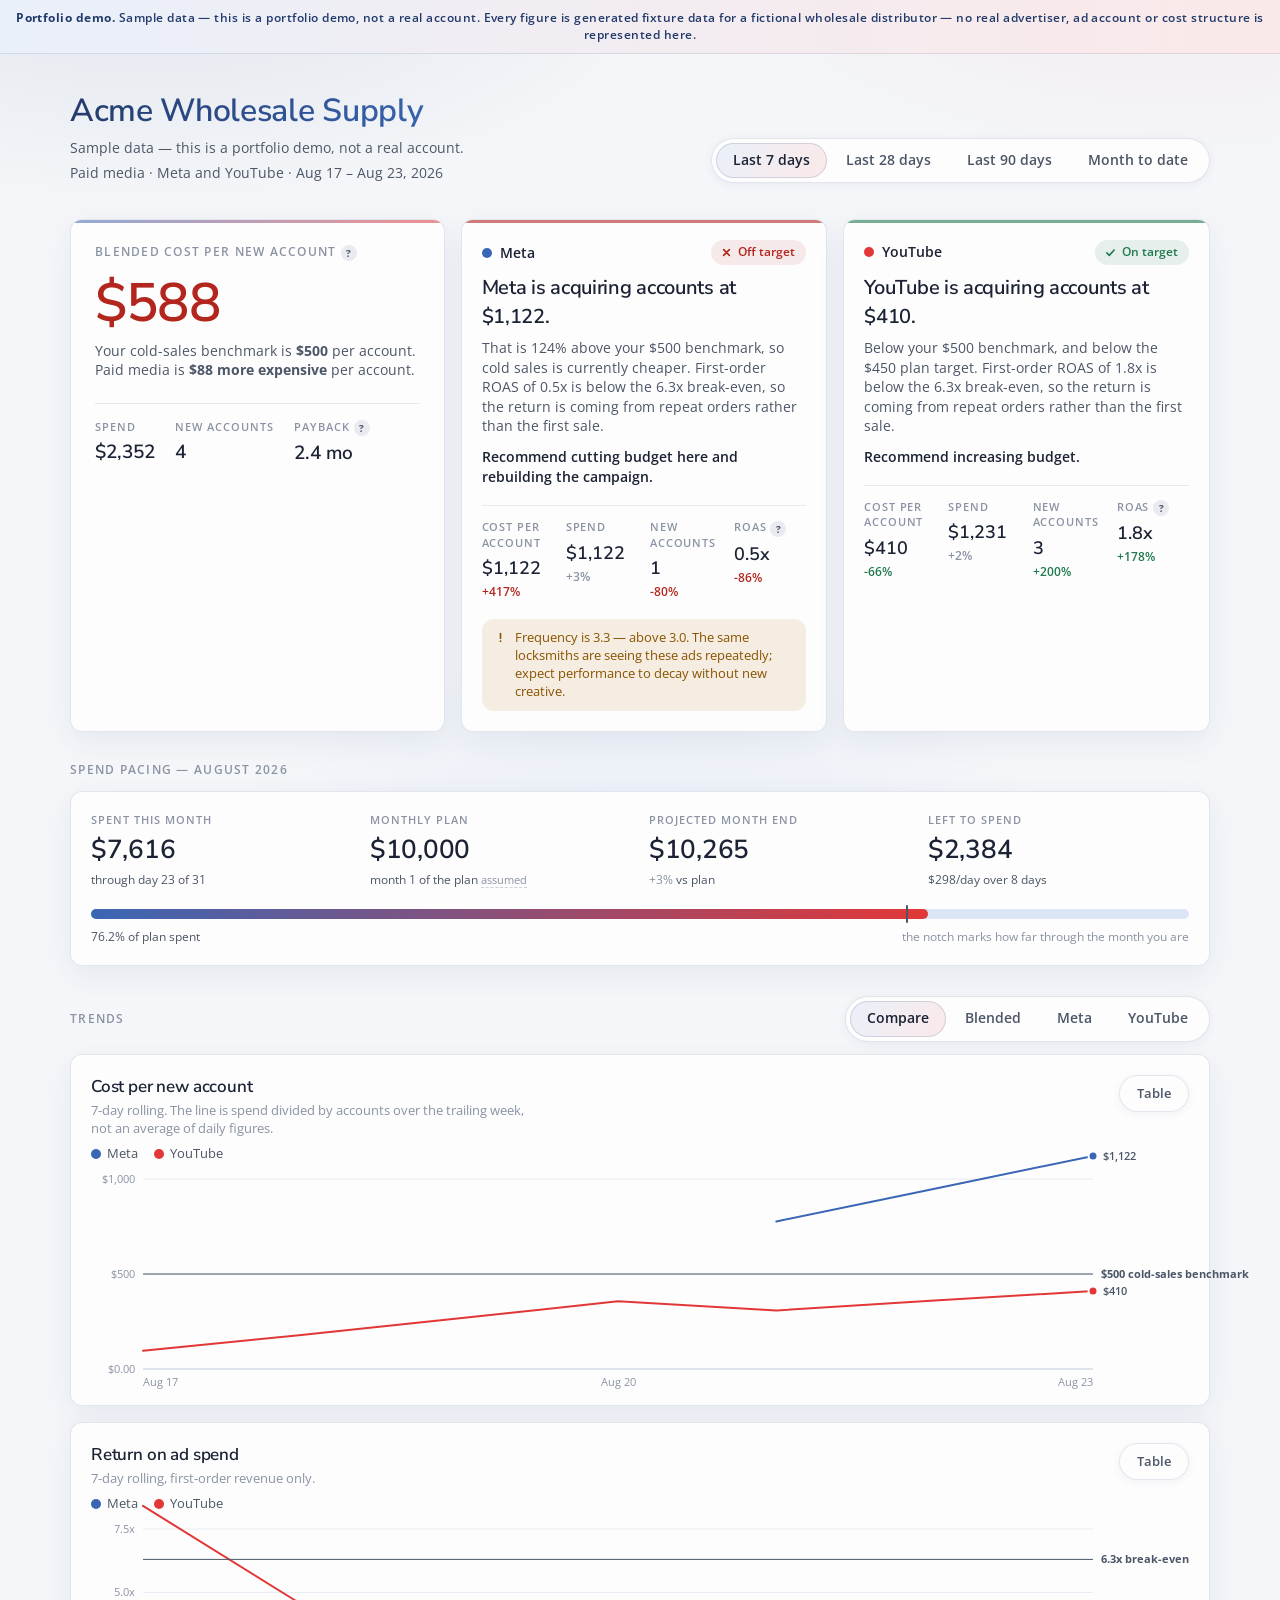
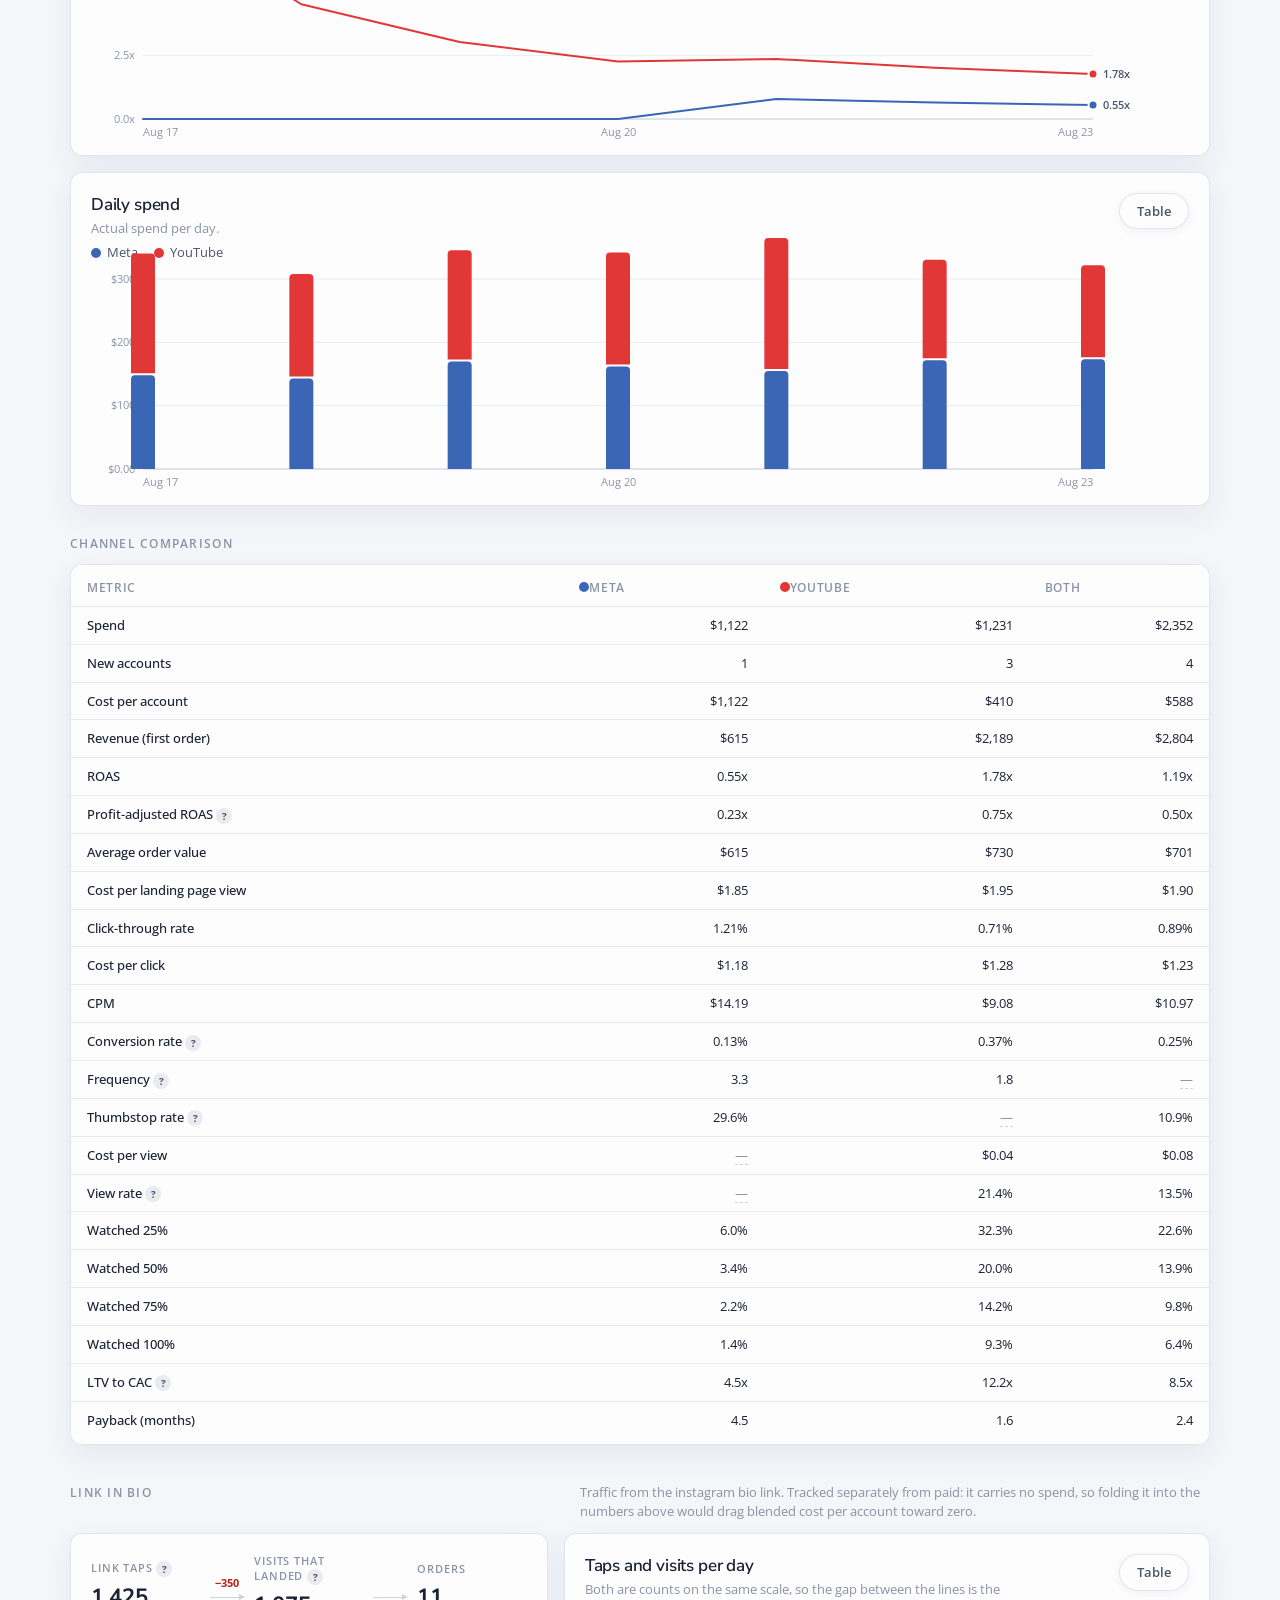
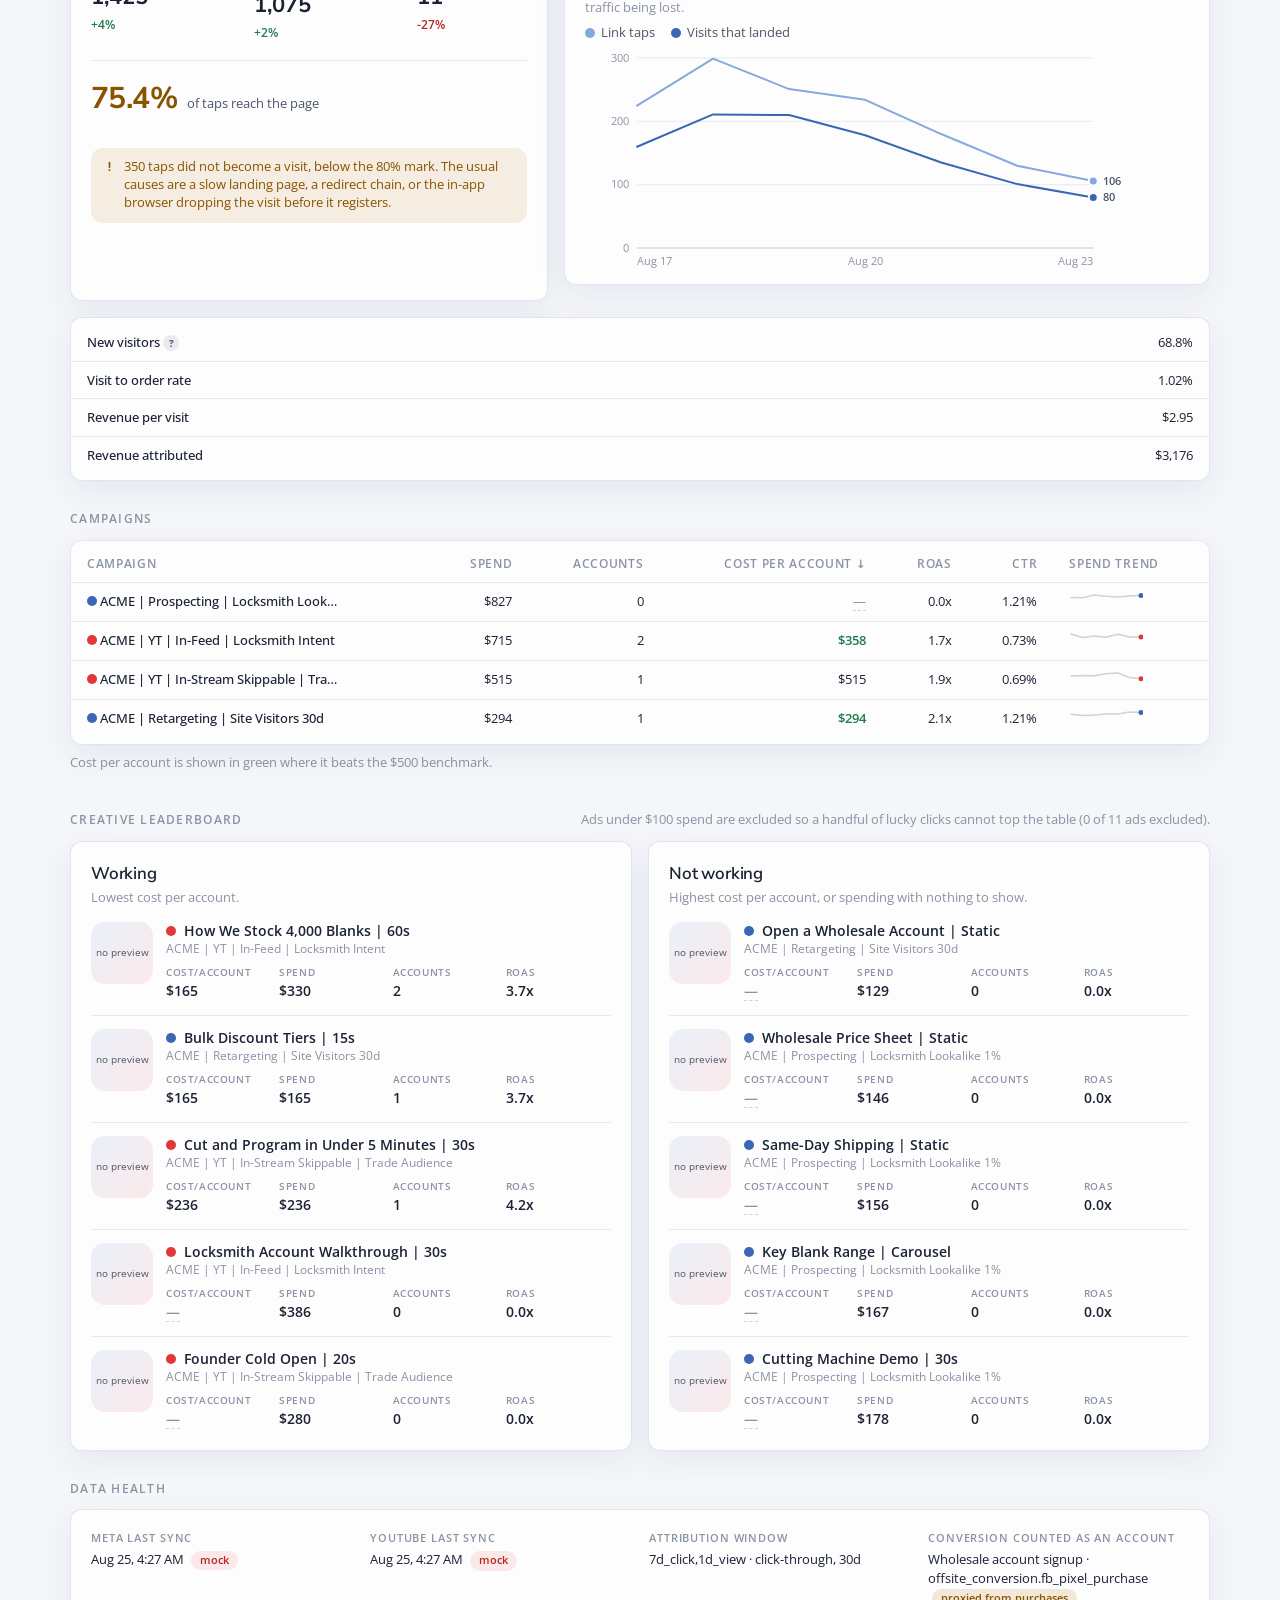
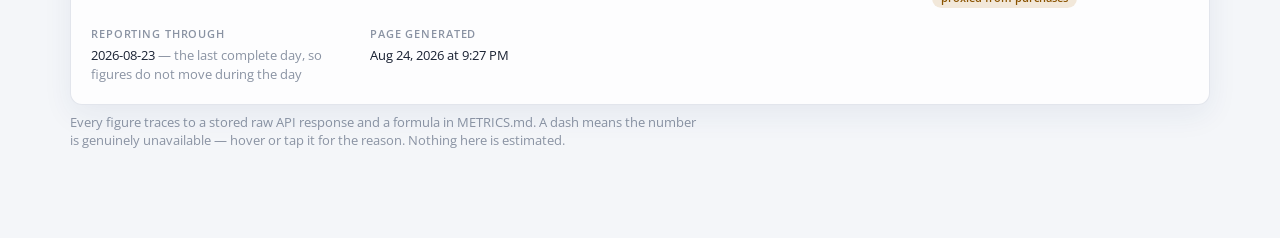
<file: 7d.html>
<!doctype html>
<html lang="en" data-theme="light">
<head>
<meta charset="utf-8">
<meta name="viewport" content="width=device-width, initial-scale=1">
<title>Acme Wholesale Supply — paid media</title>
<link rel="preconnect" href="https://fonts.googleapis.com">
<link rel="preconnect" href="https://fonts.gstatic.com" crossorigin>
<link href="https://fonts.googleapis.com/css2?family=Nunito+Sans:wght@600;700;800&family=Open+Sans:wght@400;600;700&display=swap" rel="stylesheet">
<link rel="stylesheet" href="static/dashboard.css">
</head>
<body>









<a class="skip" href="#verdict">Skip to the verdict</a>


<div class="banner banner-mock" role="status">
  
  <strong>Portfolio demo.</strong> Sample data — this is a portfolio demo, not a real account.
  Every figure is generated fixture data for a fictional wholesale distributor — no real advertiser, ad account or cost structure is represented here.
  
</div>


<header class="topbar">
  <div class="topbar-id">
    <h1>Acme Wholesale Supply</h1>
    <p class="sub">Sample data — this is a portfolio demo, not a real account.</p>
    <p class="sub">Paid media · Meta and YouTube · Aug 17 – Aug 23, 2026</p>
  </div>
  <nav class="ranges" aria-label="Date range">
    
    <a class="range is-selected" href="7d.html"
       aria-current="page">Last 7 days</a>
    
    <a class="range " href="index.html"
       >Last 28 days</a>
    
    <a class="range " href="90d.html"
       >Last 90 days</a>
    
    <a class="range " href="mtd.html"
       >Month to date</a>
    
  </nav>
</header>

<main>

<!-- 1 ─────────────────────────────────────────── the verdict ───────────── -->
<section id="verdict" class="section">
  <div class="hero-row">
    <div class="hero">
      <p class="hero-label">
        Blended cost per new account
        <button class="term" type="button" data-tip="Total spend across Meta and YouTube divided by the number of new accounts they produced in this period. Computed from period totals, not by averaging the daily figures." aria-label="What this means">?</button>
      </p>
      <p class="hero-figure hero-critical">$588</p>
      <p class="hero-context">
        Your cold-sales benchmark is <strong>$500</strong> per account.
        
          
          
            Paid media is <strong>$88 more expensive</strong> per account.
          
        
      </p>
      <dl class="hero-support">
        <div><dt>Spend</dt><dd>$2,352</dd></div>
        <div><dt>New accounts</dt><dd>4</dd></div>
        <div><dt>Payback <button class="term" type="button" data-tip="How many months of gross profit it takes for one acquired account to repay what it cost to acquire, at $250 gross profit per account per month." aria-label="What this means">?</button></dt>
             <dd>2.4 mo</dd></div>
      </dl>
    </div>

    <div class="verdict-cards">
      
      <article class="card verdict-card state-critical">
        <header class="verdict-head">
          <span class="channel-key"><span class="swatch swatch-meta" aria-hidden="true"></span>Meta</span>
          <span class="pill pill-critical"><svg class="state-icon" viewBox="0 0 16 16" aria-hidden="true" focusable="false"><path d="M4.5 4.5l7 7M11.5 4.5l-7 7" fill="none" stroke="currentColor" stroke-width="2" stroke-linecap="round"/></svg>Off target</span>
        </header>
        <p class="verdict-headline">Meta is acquiring accounts at $1,122.</p>
        <p class="verdict-detail">That is 124% above your $500 benchmark, so cold sales is currently cheaper. First-order ROAS of 0.5x is below the 6.3x break-even, so the return is coming from repeat orders rather than the first sale.</p>
        <p class="verdict-reco">Recommend cutting budget here and rebuilding the campaign.</p>

        <dl class="mini-stats">
          <div>
            <dt>Cost per account</dt>
            <dd>$1,122</dd>
            <dd class="delta-cell"><span class="delta delta-bad">+417%<span class="delta-note"> vs prior 7d</span></span></dd>
          </div>
          <div>
            <dt>Spend</dt>
            <dd>$1,122</dd>
            <dd class="delta-cell"><span class="delta delta-neutral">+3%<span class="delta-note"> vs prior 7d</span></span></dd>
          </div>
          <div>
            <dt>New accounts</dt>
            <dd>1</dd>
            <dd class="delta-cell"><span class="delta delta-bad">-80%<span class="delta-note"> vs prior 7d</span></span></dd>
          </div>
          <div>
            <dt>ROAS <button class="term" type="button" data-tip="Revenue divided by ad spend, on first orders only. The break-even line of 6.3x comes from your plan at this monthly budget." aria-label="What this means">?</button></dt>
            <dd>0.5x</dd>
            <dd class="delta-cell"><span class="delta delta-bad">-86%<span class="delta-note"> vs prior 7d</span></span></dd>
          </div>
        </dl>

        
        <p class="flag">
          <svg class="state-icon" viewBox="0 0 16 16" aria-hidden="true" focusable="false"><path d="M8 3v6" fill="none" stroke="currentColor" stroke-width="2" stroke-linecap="round"/><circle cx="8" cy="12.5" r="1.15" fill="currentColor"/></svg>
          Frequency is 3.3 — above 3.0.
          The same locksmiths are seeing these ads repeatedly; expect performance to decay without new creative.
        </p>
        
      </article>
      
      <article class="card verdict-card state-good">
        <header class="verdict-head">
          <span class="channel-key"><span class="swatch swatch-youtube" aria-hidden="true"></span>YouTube</span>
          <span class="pill pill-good"><svg class="state-icon" viewBox="0 0 16 16" aria-hidden="true" focusable="false"><path d="M3.5 8.5l3 3 6-6.5" fill="none" stroke="currentColor" stroke-width="2" stroke-linecap="round" stroke-linejoin="round"/></svg>On target</span>
        </header>
        <p class="verdict-headline">YouTube is acquiring accounts at $410.</p>
        <p class="verdict-detail">Below your $500 benchmark, and below the $450 plan target. First-order ROAS of 1.8x is below the 6.3x break-even, so the return is coming from repeat orders rather than the first sale.</p>
        <p class="verdict-reco">Recommend increasing budget.</p>

        <dl class="mini-stats">
          <div>
            <dt>Cost per account</dt>
            <dd>$410</dd>
            <dd class="delta-cell"><span class="delta delta-good">-66%<span class="delta-note"> vs prior 7d</span></span></dd>
          </div>
          <div>
            <dt>Spend</dt>
            <dd>$1,231</dd>
            <dd class="delta-cell"><span class="delta delta-neutral">+2%<span class="delta-note"> vs prior 7d</span></span></dd>
          </div>
          <div>
            <dt>New accounts</dt>
            <dd>3</dd>
            <dd class="delta-cell"><span class="delta delta-good">+200%<span class="delta-note"> vs prior 7d</span></span></dd>
          </div>
          <div>
            <dt>ROAS <button class="term" type="button" data-tip="Revenue divided by ad spend, on first orders only. The break-even line of 6.3x comes from your plan at this monthly budget." aria-label="What this means">?</button></dt>
            <dd>1.8x</dd>
            <dd class="delta-cell"><span class="delta delta-good">+178%<span class="delta-note"> vs prior 7d</span></span></dd>
          </div>
        </dl>

        
      </article>
      
    </div>
  </div>
</section>

<!-- 2 ───────────────────────────────────────── spend & pacing ───────────── -->
<section class="section">
  <h2>Spend pacing — August 2026</h2>
  <div class="card pacing">
    <div class="pacing-figures">
      <div class="stat">
        <span class="stat-label">Spent this month</span>
        <span class="stat-value">$7,616</span>
        <span class="stat-note">through day 23 of 31</span>
      </div>
      <div class="stat">
        <span class="stat-label">Monthly plan</span>
        <span class="stat-value">$10,000</span>
        <span class="stat-note">month 1 of the plan <span class="assumed" tabindex="0" role="button" data-tip="PROGRAM_START_MONTH is not set in .env, so month 1 is assumed to be the current month. Set it to pace against the real plan.">assumed</span></span>
      </div>
      <div class="stat">
        <span class="stat-label">Projected month end</span>
        <span class="stat-value">$10,265</span>
        <span class="stat-note"><span class="delta delta-neutral">+3%<span class="delta-note"> vs prior 7d</span></span> vs plan</span>
      </div>
      <div class="stat">
        <span class="stat-label">Left to spend</span>
        <span class="stat-value">$2,384</span>
        <span class="stat-note">$298/day over 8 days</span>
      </div>
    </div>
    <div class="meter" role="img"
         aria-label="$7,616 spent of a $10,000 monthly plan">
      <div class="meter-track">
        <div class="meter-fill" style="width: 76.2%"></div>
        <div class="meter-marker" style="left: 74.2%"></div>
      </div>
      <p class="meter-caption">
        <span>76.2% of plan spent</span>
        <span class="muted">the notch marks how far through the month you are</span>
      </p>
    </div>
  </div>
</section>

<!-- 3 ───────────────────────────────────────────── trends ───────────────── -->
<section class="section">
  <div class="section-head">
    <h2>Trends</h2>
    <div class="toggle" role="group" aria-label="Which channels to plot">
      <button type="button" class="toggle-btn is-selected" data-mode="compare">Compare</button>
      <button type="button" class="toggle-btn" data-mode="blended">Blended</button>
      
      <button type="button" class="toggle-btn" data-mode="meta">Meta</button>
      
      <button type="button" class="toggle-btn" data-mode="youtube">YouTube</button>
      
    </div>
  </div>

  
  <figure class="card chart-card" data-chart="cac">
    <figcaption>
      <div>
        <h3>Cost per new account</h3>
        <p class="chart-note">7-day rolling. The line is spend divided by accounts over the trailing week, not an average of daily figures.</p>
      </div>
      <button type="button" class="table-toggle" aria-expanded="false">Table</button>
    </figcaption>
    <div class="chart-legend" hidden></div>
    <div class="chart-plot"></div>
    <div class="chart-table" hidden></div>
  </figure>
  
  <figure class="card chart-card" data-chart="roas">
    <figcaption>
      <div>
        <h3>Return on ad spend</h3>
        <p class="chart-note">7-day rolling, first-order revenue only.</p>
      </div>
      <button type="button" class="table-toggle" aria-expanded="false">Table</button>
    </figcaption>
    <div class="chart-legend" hidden></div>
    <div class="chart-plot"></div>
    <div class="chart-table" hidden></div>
  </figure>
  
  <figure class="card chart-card" data-chart="spend">
    <figcaption>
      <div>
        <h3>Daily spend</h3>
        <p class="chart-note">Actual spend per day.</p>
      </div>
      <button type="button" class="table-toggle" aria-expanded="false">Table</button>
    </figcaption>
    <div class="chart-legend" hidden></div>
    <div class="chart-plot"></div>
    <div class="chart-table" hidden></div>
  </figure>
  
</section>

<!-- 4 ──────────────────────────────────────── channel comparison ────────── -->
<section class="section">
  <h2>Channel comparison</h2>
  <div class="card table-wrap">
    <table class="grid">
      <caption class="sr-only">Core metrics for each channel over Aug 17 – Aug 23, 2026</caption>
      <thead>
        <tr>
          <th scope="col">Metric</th>
          
          <th scope="col"><span class="swatch swatch-meta" aria-hidden="true"></span>Meta</th>
          
          <th scope="col"><span class="swatch swatch-youtube" aria-hidden="true"></span>YouTube</th>
          
          <th scope="col">Both</th>
        </tr>
      </thead>
      <tbody>
        
        
        
        <tr>
          <th scope="row">Spend</th>
          
          <td class="num">$1,122</td>
          
          <td class="num">$1,231</td>
          
          <td class="num">$2,352</td>
        </tr>
        
        <tr>
          <th scope="row">New accounts</th>
          
          <td class="num">1</td>
          
          <td class="num">3</td>
          
          <td class="num">4</td>
        </tr>
        
        <tr>
          <th scope="row">Cost per account</th>
          
          <td class="num">$1,122</td>
          
          <td class="num">$410</td>
          
          <td class="num">$588</td>
        </tr>
        
        <tr>
          <th scope="row">Revenue (first order)</th>
          
          <td class="num">$615</td>
          
          <td class="num">$2,189</td>
          
          <td class="num">$2,804</td>
        </tr>
        
        <tr>
          <th scope="row">ROAS</th>
          
          <td class="num">0.55x</td>
          
          <td class="num">1.78x</td>
          
          <td class="num">1.19x</td>
        </tr>
        
        <tr>
          <th scope="row">Profit-adjusted ROAS <button class="term" type="button" data-tip="Revenue at your 42% gross margin, divided by spend. This is return on what you keep, not on the top line." aria-label="What this means">?</button></th>
          
          <td class="num">0.23x</td>
          
          <td class="num">0.75x</td>
          
          <td class="num">0.50x</td>
        </tr>
        
        <tr>
          <th scope="row">Average order value</th>
          
          <td class="num">$615</td>
          
          <td class="num">$730</td>
          
          <td class="num">$701</td>
        </tr>
        
        <tr>
          <th scope="row">Cost per landing page view</th>
          
          <td class="num">$1.85</td>
          
          <td class="num">$1.95</td>
          
          <td class="num">$1.90</td>
        </tr>
        
        <tr>
          <th scope="row">Click-through rate</th>
          
          <td class="num">1.21%</td>
          
          <td class="num">0.71%</td>
          
          <td class="num">0.89%</td>
        </tr>
        
        <tr>
          <th scope="row">Cost per click</th>
          
          <td class="num">$1.18</td>
          
          <td class="num">$1.28</td>
          
          <td class="num">$1.23</td>
        </tr>
        
        <tr>
          <th scope="row">CPM</th>
          
          <td class="num">$14.19</td>
          
          <td class="num">$9.08</td>
          
          <td class="num">$10.97</td>
        </tr>
        
        <tr>
          <th scope="row">Conversion rate <button class="term" type="button" data-tip="New accounts divided by link clicks where the channel reports them, otherwise all clicks." aria-label="What this means">?</button></th>
          
          <td class="num">0.13%</td>
          
          <td class="num">0.37%</td>
          
          <td class="num">0.25%</td>
        </tr>
        
        <tr>
          <th scope="row">Frequency <button class="term" type="button" data-tip="Average times one person saw an ad in this period. Computed from a reach figure fetched for exactly this window — reach cannot be added up across days." aria-label="What this means">?</button></th>
          
          <td class="num">3.3</td>
          
          <td class="num">1.8</td>
          
          <td class="num"><span class="unknown" tabindex="0" role="button"
          data-tip="Reach cannot be added across platforms — the same locksmith may see both, and neither API reports the overlap. Frequency is shown per channel instead.">—</span></td>
        </tr>
        
        <tr>
          <th scope="row">Thumbstop rate <button class="term" type="button" data-tip="Share of impressions where someone stopped scrolling for at least 3 seconds. Meta only." aria-label="What this means">?</button></th>
          
          <td class="num">29.6%</td>
          
          <td class="num"><span class="unknown" tabindex="0" role="button"
          data-tip="Thumbstop rate is a Meta metric; not reported here.">—</span></td>
          
          <td class="num">10.9%</td>
        </tr>
        
        <tr>
          <th scope="row">Cost per view</th>
          
          <td class="num"><span class="unknown" tabindex="0" role="button"
          data-tip="This channel does not report video views.">—</span></td>
          
          <td class="num">$0.04</td>
          
          <td class="num">$0.08</td>
        </tr>
        
        <tr>
          <th scope="row">View rate <button class="term" type="button" data-tip="Share of impressions that became a counted YouTube view. YouTube counts a view at 30 seconds or full play, so it is not comparable to a Meta 3-second view." aria-label="What this means">?</button></th>
          
          <td class="num"><span class="unknown" tabindex="0" role="button"
          data-tip="This channel does not report video views.">—</span></td>
          
          <td class="num">21.4%</td>
          
          <td class="num">13.5%</td>
        </tr>
        
        <tr>
          <th scope="row">Watched 25%</th>
          
          <td class="num">6.0%</td>
          
          <td class="num">32.3%</td>
          
          <td class="num">22.6%</td>
        </tr>
        
        <tr>
          <th scope="row">Watched 50%</th>
          
          <td class="num">3.4%</td>
          
          <td class="num">20.0%</td>
          
          <td class="num">13.9%</td>
        </tr>
        
        <tr>
          <th scope="row">Watched 75%</th>
          
          <td class="num">2.2%</td>
          
          <td class="num">14.2%</td>
          
          <td class="num">9.8%</td>
        </tr>
        
        <tr>
          <th scope="row">Watched 100%</th>
          
          <td class="num">1.4%</td>
          
          <td class="num">9.3%</td>
          
          <td class="num">6.4%</td>
        </tr>
        
        <tr>
          <th scope="row">LTV to CAC <button class="term" type="button" data-tip="Lifetime gross profit per account ($5,000) divided by what it cost to acquire one." aria-label="What this means">?</button></th>
          
          <td class="num">4.5x</td>
          
          <td class="num">12.2x</td>
          
          <td class="num">8.5x</td>
        </tr>
        
        <tr>
          <th scope="row">Payback (months)</th>
          
          <td class="num">4.5</td>
          
          <td class="num">1.6</td>
          
          <td class="num">2.4</td>
        </tr>
        
      </tbody>
    </table>
  </div>
</section>

<!-- 4b ────────────────────────────────────────── link in bio ─────────────── -->

<section class="section">
  <div class="section-head">
    <h2>Link in bio</h2>
    <p class="foot-note">
      Traffic from the instagram bio link. Tracked separately from paid: it carries no spend,
      so folding it into the numbers above would drag blended cost per account toward zero.
    </p>
  </div>

  <div class="bio-row">
    <div class="card bio-funnel">
      <dl class="bio-steps">
        <div class="bio-step">
          <dt>Link taps <button class="term" type="button" data-tip="Clicks on the link in the instagram bio, counted by the link tool." aria-label="What this means">?</button></dt>
          <dd>1,425</dd>
          <dd class="delta-cell"><span class="delta delta-good">+4%<span class="delta-note"> vs prior 7d</span></span></dd>
        </div>
        <div class="bio-arrow" aria-hidden="true">
          <span class="bio-drop">&minus;350</span>
        </div>
        <div class="bio-step">
          <dt>Visits that landed <button class="term" type="button" data-tip="Sessions your analytics actually recorded on the landing page. Always lower than taps." aria-label="What this means">?</button></dt>
          <dd>1,075</dd>
          <dd class="delta-cell"><span class="delta delta-good">+2%<span class="delta-note"> vs prior 7d</span></span></dd>
        </div>
        <div class="bio-arrow" aria-hidden="true"></div>
        <div class="bio-step">
          <dt>Orders</dt>
          <dd>11</dd>
          <dd class="delta-cell"><span class="delta delta-bad">-27%<span class="delta-note"> vs prior 7d</span></span></dd>
        </div>
      </dl>

      <div class="bio-rate is-warn">
        <span class="bio-rate-value">75.4%</span>
        <span class="bio-rate-label">of taps reach the page</span>
      </div>

      
      <p class="flag">
        <svg class="state-icon" viewBox="0 0 16 16" aria-hidden="true" focusable="false"><path d="M8 3v6" fill="none" stroke="currentColor" stroke-width="2" stroke-linecap="round"/><circle cx="8" cy="12.5" r="1.15" fill="currentColor"/></svg>
        350 taps did not become a visit, below the
        80% mark. The usual causes are a slow
        landing page, a redirect chain, or the in-app browser dropping the visit before it registers.
      </p>
      
    </div>

    <figure class="card chart-card" data-chart="bio">
      <figcaption>
        <div>
          <h3>Taps and visits per day</h3>
          <p class="chart-note">Both are counts on the same scale, so the gap between the lines is the traffic being lost.</p>
        </div>
        <button type="button" class="table-toggle" aria-expanded="false">Table</button>
      </figcaption>
      <div class="chart-legend" hidden></div>
      <div class="chart-plot"></div>
      <div class="chart-table" hidden></div>
    </figure>
  </div>

  <div class="card table-wrap" style="margin-top: var(--gap)">
    <table class="grid">
      <caption class="sr-only">Link in bio detail</caption>
      <tbody>
        <tr><th scope="row">New visitors <button class="term" type="button" data-tip="Share of sessions from someone analytics has not seen before." aria-label="What this means">?</button></th><td class="num">68.8%</td></tr>
        <tr><th scope="row">Visit to order rate</th><td class="num">1.02%</td></tr>
        <tr><th scope="row">Revenue per visit</th><td class="num">$2.95</td></tr>
        <tr><th scope="row">Revenue attributed</th><td class="num">$3,176</td></tr>
      </tbody>
    </table>
  </div>
</section>


<!-- 5 ──────────────────────────────────────────── campaigns ─────────────── -->
<section class="section">
  <h2>Campaigns</h2>
  <div class="card table-wrap">
    <table class="grid sortable" id="campaign-table">
      <caption class="sr-only">Campaign performance over Aug 17 – Aug 23, 2026, sortable</caption>
      <thead>
        <tr>
          <th scope="col" data-sort="text">Campaign</th>
          <th scope="col" class="num" data-sort="number">Spend</th>
          <th scope="col" class="num" data-sort="number">Accounts</th>
          <th scope="col" class="num" data-sort="number" aria-sort="ascending">Cost per account</th>
          <th scope="col" class="num" data-sort="number">ROAS</th>
          <th scope="col" class="num" data-sort="number">CTR</th>
          <th scope="col">Spend trend</th>
        </tr>
      </thead>
      <tbody>
        
        <tr>
          <th scope="row">
            <span class="swatch swatch-meta" aria-hidden="true"></span>
            <span class="campaign-name">ACME | Prospecting | Locksmith Lookalike 1%</span>
          </th>
          <td class="num" data-value="827.25">$827</td>
          <td class="num" data-value="0.0">0</td>
          <td class="num" data-value="1000000000000.0">
            <span class="unknown" tabindex="0" role="button"
          data-tip="No accounts acquired in this period, so cost per account cannot be calculated. Spend to date is shown instead.">—</span>
          </td>
          <td class="num" data-value="0.0">0.0x</td>
          <td class="num" data-value="0.012055599194016598">1.21%</td>
          <td class="spark" data-spark="107.31,105.85,131.51,120.08000000000001,112.91,123.15,126.44" data-channel="meta"></td>
        </tr>
        
        <tr>
          <th scope="row">
            <span class="swatch swatch-youtube" aria-hidden="true"></span>
            <span class="campaign-name">ACME | YT | In-Feed | Locksmith Intent</span>
          </th>
          <td class="num" data-value="715.23">$715</td>
          <td class="num" data-value="2.0">2</td>
          <td class="num" data-value="357.615">
            <span class="under-benchmark">$358</span>
            
          </td>
          <td class="num" data-value="1.6896522796862548">1.7x</td>
          <td class="num" data-value="0.00728247883887039">0.73%</td>
          <td class="spark" data-spark="120.84,90.64,102.39,92.99,118.5,95.37,94.5" data-channel="youtube"></td>
        </tr>
        
        <tr>
          <th scope="row">
            <span class="swatch swatch-youtube" aria-hidden="true"></span>
            <span class="campaign-name">ACME | YT | In-Stream Skippable | Trade Audience</span>
          </th>
          <td class="num" data-value="515.28">$515</td>
          <td class="num" data-value="1.0">1</td>
          <td class="num" data-value="515.28">
            $515
          </td>
          <td class="num" data-value="1.902868343424934">1.9x</td>
          <td class="num" data-value="0.00687030969242152">0.69%</td>
          <td class="spark" data-spark="71.63,74.42,73.31,87.19999999999999,91.52000000000001,63.03,54.17" data-channel="youtube"></td>
        </tr>
        
        <tr>
          <th scope="row">
            <span class="swatch swatch-meta" aria-hidden="true"></span>
            <span class="campaign-name">ACME | Retargeting | Site Visitors 30d</span>
          </th>
          <td class="num" data-value="294.27">$294</td>
          <td class="num" data-value="1.0">1</td>
          <td class="num" data-value="294.27">
            <span class="under-benchmark">$294</span>
            
          </td>
          <td class="num" data-value="2.0902572467461855">2.1x</td>
          <td class="num" data-value="0.012102874432677761">1.21%</td>
          <td class="spark" data-spark="40.59,36.99,38.08,41.58,41.64,48.72,46.67" data-channel="meta"></td>
        </tr>
        
      </tbody>
    </table>
  </div>
  <p class="foot-note">Cost per account is shown in green where it beats the $500 benchmark.</p>
</section>

<!-- 6 ─────────────────────────────────────── creative leaderboard ───────── -->
<section class="section">
  <div class="section-head">
    <h2>Creative leaderboard</h2>
    <p class="foot-note">
      Ads under $100 spend are excluded so a handful of lucky clicks cannot top the table
      (0 of 11 ads excluded).
    </p>
  </div>

  <div class="leaderboards">
    
    <div class="card">
      <h3>Working</h3>
      <p class="chart-note">Lowest cost per account.</p>
      
      <ol class="creative-list">
        
        <li class="creative">
          <div class="thumb thumb-empty">
            <span class="thumb-note" title="The ad platform did not return a thumbnail for this ad.">no preview</span>
          </div>
          <div class="creative-body">
            <p class="creative-name"><span class="swatch swatch-youtube" aria-hidden="true"></span>How We Stock 4,000 Blanks | 60s</p>
            <p class="creative-campaign">ACME | YT | In-Feed | Locksmith Intent</p>
            <dl class="creative-stats">
              <div><dt>Cost/account</dt><dd>$165</dd></div>
              <div><dt>Spend</dt><dd>$330</dd></div>
              <div><dt>Accounts</dt><dd>2</dd></div>
              <div><dt>ROAS</dt><dd>3.7x</dd></div>
            </dl>
          </div>
        </li>
        
        <li class="creative">
          <div class="thumb thumb-empty">
            <span class="thumb-note" title="The ad platform did not return a thumbnail for this ad.">no preview</span>
          </div>
          <div class="creative-body">
            <p class="creative-name"><span class="swatch swatch-meta" aria-hidden="true"></span>Bulk Discount Tiers | 15s</p>
            <p class="creative-campaign">ACME | Retargeting | Site Visitors 30d</p>
            <dl class="creative-stats">
              <div><dt>Cost/account</dt><dd>$165</dd></div>
              <div><dt>Spend</dt><dd>$165</dd></div>
              <div><dt>Accounts</dt><dd>1</dd></div>
              <div><dt>ROAS</dt><dd>3.7x</dd></div>
            </dl>
          </div>
        </li>
        
        <li class="creative">
          <div class="thumb thumb-empty">
            <span class="thumb-note" title="The ad platform did not return a thumbnail for this ad.">no preview</span>
          </div>
          <div class="creative-body">
            <p class="creative-name"><span class="swatch swatch-youtube" aria-hidden="true"></span>Cut and Program in Under 5 Minutes | 30s</p>
            <p class="creative-campaign">ACME | YT | In-Stream Skippable | Trade Audience</p>
            <dl class="creative-stats">
              <div><dt>Cost/account</dt><dd>$236</dd></div>
              <div><dt>Spend</dt><dd>$236</dd></div>
              <div><dt>Accounts</dt><dd>1</dd></div>
              <div><dt>ROAS</dt><dd>4.2x</dd></div>
            </dl>
          </div>
        </li>
        
        <li class="creative">
          <div class="thumb thumb-empty">
            <span class="thumb-note" title="The ad platform did not return a thumbnail for this ad.">no preview</span>
          </div>
          <div class="creative-body">
            <p class="creative-name"><span class="swatch swatch-youtube" aria-hidden="true"></span>Locksmith Account Walkthrough | 30s</p>
            <p class="creative-campaign">ACME | YT | In-Feed | Locksmith Intent</p>
            <dl class="creative-stats">
              <div><dt>Cost/account</dt><dd><span class="unknown" tabindex="0" role="button"
          data-tip="No accounts acquired in this period, so cost per account cannot be calculated. Spend to date is shown instead.">—</span></dd></div>
              <div><dt>Spend</dt><dd>$386</dd></div>
              <div><dt>Accounts</dt><dd>0</dd></div>
              <div><dt>ROAS</dt><dd>0.0x</dd></div>
            </dl>
          </div>
        </li>
        
        <li class="creative">
          <div class="thumb thumb-empty">
            <span class="thumb-note" title="The ad platform did not return a thumbnail for this ad.">no preview</span>
          </div>
          <div class="creative-body">
            <p class="creative-name"><span class="swatch swatch-youtube" aria-hidden="true"></span>Founder Cold Open | 20s</p>
            <p class="creative-campaign">ACME | YT | In-Stream Skippable | Trade Audience</p>
            <dl class="creative-stats">
              <div><dt>Cost/account</dt><dd><span class="unknown" tabindex="0" role="button"
          data-tip="No accounts acquired in this period, so cost per account cannot be calculated. Spend to date is shown instead.">—</span></dd></div>
              <div><dt>Spend</dt><dd>$280</dd></div>
              <div><dt>Accounts</dt><dd>0</dd></div>
              <div><dt>ROAS</dt><dd>0.0x</dd></div>
            </dl>
          </div>
        </li>
        
      </ol>
      
    </div>
    
    <div class="card">
      <h3>Not working</h3>
      <p class="chart-note">Highest cost per account, or spending with nothing to show.</p>
      
      <ol class="creative-list">
        
        <li class="creative">
          <div class="thumb thumb-empty">
            <span class="thumb-note" title="The ad platform did not return a thumbnail for this ad.">no preview</span>
          </div>
          <div class="creative-body">
            <p class="creative-name"><span class="swatch swatch-meta" aria-hidden="true"></span>Open a Wholesale Account | Static</p>
            <p class="creative-campaign">ACME | Retargeting | Site Visitors 30d</p>
            <dl class="creative-stats">
              <div><dt>Cost/account</dt><dd><span class="unknown" tabindex="0" role="button"
          data-tip="No accounts acquired in this period, so cost per account cannot be calculated. Spend to date is shown instead.">—</span></dd></div>
              <div><dt>Spend</dt><dd>$129</dd></div>
              <div><dt>Accounts</dt><dd>0</dd></div>
              <div><dt>ROAS</dt><dd>0.0x</dd></div>
            </dl>
          </div>
        </li>
        
        <li class="creative">
          <div class="thumb thumb-empty">
            <span class="thumb-note" title="The ad platform did not return a thumbnail for this ad.">no preview</span>
          </div>
          <div class="creative-body">
            <p class="creative-name"><span class="swatch swatch-meta" aria-hidden="true"></span>Wholesale Price Sheet | Static</p>
            <p class="creative-campaign">ACME | Prospecting | Locksmith Lookalike 1%</p>
            <dl class="creative-stats">
              <div><dt>Cost/account</dt><dd><span class="unknown" tabindex="0" role="button"
          data-tip="No accounts acquired in this period, so cost per account cannot be calculated. Spend to date is shown instead.">—</span></dd></div>
              <div><dt>Spend</dt><dd>$146</dd></div>
              <div><dt>Accounts</dt><dd>0</dd></div>
              <div><dt>ROAS</dt><dd>0.0x</dd></div>
            </dl>
          </div>
        </li>
        
        <li class="creative">
          <div class="thumb thumb-empty">
            <span class="thumb-note" title="The ad platform did not return a thumbnail for this ad.">no preview</span>
          </div>
          <div class="creative-body">
            <p class="creative-name"><span class="swatch swatch-meta" aria-hidden="true"></span>Same-Day Shipping | Static</p>
            <p class="creative-campaign">ACME | Prospecting | Locksmith Lookalike 1%</p>
            <dl class="creative-stats">
              <div><dt>Cost/account</dt><dd><span class="unknown" tabindex="0" role="button"
          data-tip="No accounts acquired in this period, so cost per account cannot be calculated. Spend to date is shown instead.">—</span></dd></div>
              <div><dt>Spend</dt><dd>$156</dd></div>
              <div><dt>Accounts</dt><dd>0</dd></div>
              <div><dt>ROAS</dt><dd>0.0x</dd></div>
            </dl>
          </div>
        </li>
        
        <li class="creative">
          <div class="thumb thumb-empty">
            <span class="thumb-note" title="The ad platform did not return a thumbnail for this ad.">no preview</span>
          </div>
          <div class="creative-body">
            <p class="creative-name"><span class="swatch swatch-meta" aria-hidden="true"></span>Key Blank Range | Carousel</p>
            <p class="creative-campaign">ACME | Prospecting | Locksmith Lookalike 1%</p>
            <dl class="creative-stats">
              <div><dt>Cost/account</dt><dd><span class="unknown" tabindex="0" role="button"
          data-tip="No accounts acquired in this period, so cost per account cannot be calculated. Spend to date is shown instead.">—</span></dd></div>
              <div><dt>Spend</dt><dd>$167</dd></div>
              <div><dt>Accounts</dt><dd>0</dd></div>
              <div><dt>ROAS</dt><dd>0.0x</dd></div>
            </dl>
          </div>
        </li>
        
        <li class="creative">
          <div class="thumb thumb-empty">
            <span class="thumb-note" title="The ad platform did not return a thumbnail for this ad.">no preview</span>
          </div>
          <div class="creative-body">
            <p class="creative-name"><span class="swatch swatch-meta" aria-hidden="true"></span>Cutting Machine Demo | 30s</p>
            <p class="creative-campaign">ACME | Prospecting | Locksmith Lookalike 1%</p>
            <dl class="creative-stats">
              <div><dt>Cost/account</dt><dd><span class="unknown" tabindex="0" role="button"
          data-tip="No accounts acquired in this period, so cost per account cannot be calculated. Spend to date is shown instead.">—</span></dd></div>
              <div><dt>Spend</dt><dd>$178</dd></div>
              <div><dt>Accounts</dt><dd>0</dd></div>
              <div><dt>ROAS</dt><dd>0.0x</dd></div>
            </dl>
          </div>
        </li>
        
      </ol>
      
    </div>
    
  </div>
</section>

<!-- 7 ───────────────────────────────────────── data health ──────────────── -->
<footer class="section health">
  <h2>Data health</h2>
  <div class="card">
    <dl class="health-grid">
      
      <div class="health-item ">
        <dt>Meta last sync</dt>
        <dd>
          Aug 25, 4:27 AM
          <span class="tag tag-mock">mock</span>
          
        </dd>
      </div>
      
      <div class="health-item ">
        <dt>YouTube last sync</dt>
        <dd>
          Aug 25, 4:27 AM
          <span class="tag tag-mock">mock</span>
          
        </dd>
      </div>
      

      <div class="health-item">
        <dt>Attribution window</dt>
        <dd>7d_click,1d_view · click-through, 30d</dd>
      </div>
      <div class="health-item">
        <dt>Conversion counted as an account</dt>
        <dd>
          Wholesale account signup · offsite_conversion.fb_pixel_purchase
          
          <span class="tag tag-proxy" tabindex="0" role="button"
                data-tip="Cost per account is currently derived from purchase conversions, not from verified new wholesale accounts. Connect the Shopify first-order feed to make it exact.">proxied from purchases</span>
          
        </dd>
      </div>
      <div class="health-item">
        <dt>Reporting through</dt>
        <dd>2026-08-23 <span class="muted">— the last complete day, so figures do not move during the day</span></dd>
      </div>
      <div class="health-item">
        <dt>Page generated</dt>
        <dd>Aug 24, 2026 at 9:27 PM</dd>
      </div>
    </dl>
  </div>
  <p class="foot-note">
    Every figure traces to a stored raw API response and a formula in METRICS.md. A dash means the number is genuinely
    unavailable — hover or tap it for the reason. Nothing here is estimated.
  </p>
</footer>

</main>

<script type="application/json" id="view-data">{"generated_at": "Aug 24, 2026 at 9:27 PM", "data_mode": "mock", "client": {"name": "Acme Wholesale Supply", "short": "ACME", "tagline": "Sample data \u2014 this is a portfolio demo, not a real account.", "demo": true}, "range_key": "7d", "ranges": [{"key": "7d", "label": "Last 7 days", "selected": true}, {"key": "28d", "label": "Last 28 days", "selected": false}, {"key": "90d", "label": "Last 90 days", "selected": false}, {"key": "mtd", "label": "Month to date", "selected": false}], "window": {"start": "2026-08-17", "end": "2026-08-23", "label": "Last 7 days", "days": 7, "pretty": "Aug 17 \u2013 Aug 23, 2026"}, "prior_window": {"pretty": "Aug 10 \u2013 Aug 16"}, "channels": [{"key": "meta", "label": "Meta", "detail": "Facebook + Instagram", "is_blended": false, "metrics": {"spend": {"value": 1121.5199999999998, "reason": null}, "impressions": {"value": 79053.0, "reason": null}, "clicks": {"value": 954.0, "reason": null}, "conversions": {"value": 1.0, "reason": null}, "revenue": {"value": 615.1, "reason": null}, "cac": {"value": 1121.5199999999998, "reason": null}, "roas": {"value": 0.5484521007204509, "reason": null}, "profit_roas": {"value": 0.23034988230258938, "reason": null}, "cpm": {"value": 14.186937877120409, "reason": null}, "cpc": {"value": 1.1755974842767294, "reason": null}, "ctr": {"value": 0.012067853212401806, "reason": null}, "cvr": {"value": 0.0012578616352201257, "reason": null}, "aov": {"value": 615.1, "reason": null}, "cost_per_lpv": {"value": 1.8476441515650737, "reason": null}, "cpv": {"value": null, "reason": "This channel does not report video views."}, "view_rate": {"value": null, "reason": "This channel does not report video views."}, "vtr_25": {"value": 0.05963088054849278, "reason": null}, "vtr_50": {"value": 0.0344325958534148, "reason": null}, "vtr_75": {"value": 0.021934651436378128, "reason": null}, "vtr_100": {"value": 0.014193009752950552, "reason": null}, "thumbstop": {"value": 0.2962442918042326, "reason": null}, "frequency": {"value": 3.2973096976016683, "reason": null}, "payback_months": {"value": 4.486079999999999, "reason": null}, "ltv_to_cac": {"value": 4.458235252157787, "reason": null}, "_conversion_source": {"value": null, "reason": "purchase_proxy"}}, "deltas": {"cac": {"value": 4.165914325195761, "reason": null}, "roas": {"value": -0.8634755830844335, "reason": null}, "spend": {"value": 0.033182865039152236, "reason": null}, "conversions": {"value": -0.8, "reason": null}}, "verdict": {"state": "critical", "headline": "Meta is acquiring accounts at $1,122.", "detail": "That is 124% above your $500 benchmark, so cold sales is currently cheaper. First-order ROAS of 0.5x is below the 6.3x break-even, so the return is coming from repeat orders rather than the first sale.", "recommendation": "Recommend cutting budget here and rebuilding the campaign."}, "frequency_flag": true, "series": [{"date": "2026-08-17", "spend": 147.89999999999998, "conversions": 0.0, "revenue": 0.0, "cac": {"value": null, "reason": "No accounts acquired in this period, so cost per account cannot be calculated. Spend to date is shown instead."}, "roas": {"value": 0.0, "reason": null}, "cac_daily": {"value": null, "reason": "No accounts acquired in this period, so cost per account cannot be calculated. Spend to date is shown instead."}}, {"date": "2026-08-18", "spend": 142.84, "conversions": 0.0, "revenue": 0.0, "cac": {"value": null, "reason": "No accounts acquired in this period, so cost per account cannot be calculated. Spend to date is shown instead."}, "roas": {"value": 0.0, "reason": null}, "cac_daily": {"value": null, "reason": "No accounts acquired in this period, so cost per account cannot be calculated. Spend to date is shown instead."}}, {"date": "2026-08-19", "spend": 169.58999999999997, "conversions": 0.0, "revenue": 0.0, "cac": {"value": null, "reason": "No accounts acquired in this period, so cost per account cannot be calculated. Spend to date is shown instead."}, "roas": {"value": 0.0, "reason": null}, "cac_daily": {"value": null, "reason": "No accounts acquired in this period, so cost per account cannot be calculated. Spend to date is shown instead."}}, {"date": "2026-08-20", "spend": 161.66, "conversions": 0.0, "revenue": 0.0, "cac": {"value": null, "reason": "No accounts acquired in this period, so cost per account cannot be calculated. Spend to date is shown instead."}, "roas": {"value": 0.0, "reason": null}, "cac_daily": {"value": null, "reason": "No accounts acquired in this period, so cost per account cannot be calculated. Spend to date is shown instead."}}, {"date": "2026-08-21", "spend": 154.54999999999998, "conversions": 1.0, "revenue": 615.1, "cac": {"value": 776.54, "reason": null}, "roas": {"value": 0.7921034331779433, "reason": null}, "cac_daily": {"value": 154.54999999999998, "reason": null}}, {"date": "2026-08-22", "spend": 171.87, "conversions": 0.0, "revenue": 0.0, "cac": {"value": 948.41, "reason": null}, "roas": {"value": 0.6485591674486773, "reason": null}, "cac_daily": {"value": null, "reason": "No accounts acquired in this period, so cost per account cannot be calculated. Spend to date is shown instead."}}, {"date": "2026-08-23", "spend": 173.11, "conversions": 0.0, "revenue": 0.0, "cac": {"value": 1121.52, "reason": null}, "roas": {"value": 0.5484521007204508, "reason": null}, "cac_daily": {"value": null, "reason": "No accounts acquired in this period, so cost per account cannot be calculated. Spend to date is shown instead."}}], "row_count": 49}, {"key": "youtube", "label": "YouTube", "detail": "Google Ads video campaigns", "is_blended": false, "metrics": {"spend": {"value": 1230.5100000000002, "reason": null}, "impressions": {"value": 135448.0, "reason": null}, "clicks": {"value": 963.0, "reason": null}, "conversions": {"value": 3.0, "reason": null}, "revenue": {"value": 2189.0, "reason": null}, "cac": {"value": 410.1700000000001, "reason": null}, "roas": {"value": 1.7789371886453582, "reason": null}, "profit_roas": {"value": 0.7471536192310504, "reason": null}, "cpm": {"value": 9.084741007619163, "reason": null}, "cpc": {"value": 1.2777881619937697, "reason": null}, "ctr": {"value": 0.007109739531037741, "reason": null}, "cvr": {"value": 0.0036719706242350062, "reason": null}, "aov": {"value": 729.6666666666666, "reason": null}, "cost_per_lpv": {"value": 1.9470094936708864, "reason": null}, "cpv": {"value": 0.042413828760512896, "reason": null}, "view_rate": {"value": 0.2141929005965389, "reason": null}, "vtr_25": {"value": 0.3227511664993208, "reason": null}, "vtr_50": {"value": 0.1999955702557439, "reason": null}, "vtr_75": {"value": 0.14190685724410845, "reason": null}, "vtr_100": {"value": 0.09349713543204773, "reason": null}, "thumbstop": {"value": null, "reason": "Thumbstop rate is a Meta metric; not reported here."}, "frequency": {"value": 1.8194616087260223, "reason": null}, "payback_months": {"value": 1.6406800000000004, "reason": null}, "ltv_to_cac": {"value": 12.19006753297413, "reason": null}, "_conversion_source": {"value": null, "reason": "purchase_proxy"}}, "deltas": {"cac": {"value": -0.660823114007161, "reason": null}, "roas": {"value": 1.7784348447599294, "reason": null}, "spend": {"value": 0.0175306579785169, "reason": null}, "conversions": {"value": 2.0, "reason": null}}, "verdict": {"state": "good", "headline": "YouTube is acquiring accounts at $410.", "detail": "Below your $500 benchmark, and below the $450 plan target. First-order ROAS of 1.8x is below the 6.3x break-even, so the return is coming from repeat orders rather than the first sale.", "recommendation": "Recommend increasing budget."}, "frequency_flag": false, "series": [{"date": "2026-08-17", "spend": 192.47, "conversions": 2.0, "revenue": 1619.54, "cac": {"value": 96.235, "reason": null}, "roas": {"value": 8.414506156803657, "reason": null}, "cac_daily": {"value": 96.235, "reason": null}}, {"date": "2026-08-18", "spend": 165.06, "conversions": 0.0, "revenue": 0.0, "cac": {"value": 178.765, "reason": null}, "roas": {"value": 4.529801694962661, "reason": null}, "cac_daily": {"value": null, "reason": "No accounts acquired in this period, so cost per account cannot be calculated. Spend to date is shown instead."}}, {"date": "2026-08-19", "spend": 175.7, "conversions": 0.0, "revenue": 0.0, "cac": {"value": 266.615, "reason": null}, "roas": {"value": 3.0372259625302402, "reason": null}, "cac_daily": {"value": null, "reason": "No accounts acquired in this period, so cost per account cannot be calculated. Spend to date is shown instead."}}, {"date": "2026-08-20", "spend": 180.18999999999997, "conversions": 0.0, "revenue": 0.0, "cac": {"value": 356.71, "reason": null}, "roas": {"value": 2.270107370132601, "reason": null}, "cac_daily": {"value": null, "reason": "No accounts acquired in this period, so cost per account cannot be calculated. Spend to date is shown instead."}}, {"date": "2026-08-21", "spend": 210.01999999999998, "conversions": 1.0, "revenue": 569.46, "cac": {"value": 307.81333333333333, "reason": null}, "roas": {"value": 2.3704842761847007, "reason": null}, "cac_daily": {"value": 210.01999999999998, "reason": null}}, {"date": "2026-08-22", "spend": 158.4, "conversions": 0.0, "revenue": 0.0, "cac": {"value": 360.6133333333333, "reason": null}, "roas": {"value": 2.023404569991866, "reason": null}, "cac_daily": {"value": null, "reason": "No accounts acquired in this period, so cost per account cannot be calculated. Spend to date is shown instead."}}, {"date": "2026-08-23", "spend": 148.67000000000002, "conversions": 0.0, "revenue": 0.0, "cac": {"value": 410.17, "reason": null}, "roas": {"value": 1.7789371886453584, "reason": null}, "cac_daily": {"value": null, "reason": "No accounts acquired in this period, so cost per account cannot be calculated. Spend to date is shown instead."}}], "row_count": 28}], "blended": {"key": "blended", "label": "Both channels", "detail": "Meta + YouTube", "is_blended": true, "metrics": {"spend": {"value": 2352.03, "reason": null}, "impressions": {"value": 214501.0, "reason": null}, "clicks": {"value": 1917.0, "reason": null}, "conversions": {"value": 4.0, "reason": null}, "revenue": {"value": 2804.1, "reason": null}, "cac": {"value": 588.0075, "reason": null}, "roas": {"value": 1.1922041810691189, "reason": null}, "profit_roas": {"value": 0.5007257560490299, "reason": null}, "cpm": {"value": 10.96512370571699, "reason": null}, "cpc": {"value": 1.2269327073552427, "reason": null}, "ctr": {"value": 0.008937021272628099, "reason": null}, "cvr": {"value": 0.0024813895781637717, "reason": null}, "aov": {"value": 701.025, "reason": null}, "cost_per_lpv": {"value": 1.8983292978208235, "reason": null}, "cpv": {"value": 0.0810709361643458, "reason": null}, "view_rate": {"value": 0.13525344870187087, "reason": null}, "vtr_25": {"value": 0.22577983319425085, "reason": null}, "vtr_50": {"value": 0.13897837306119784, "reason": null}, "vtr_75": {"value": 0.09769185225243705, "reason": null}, "vtr_100": {"value": 0.06427009664290609, "reason": null}, "thumbstop": {"value": 0.10917897818658188, "reason": null}, "frequency": {"value": null, "reason": "Reach cannot be added across platforms \u2014 the same locksmith may see both, and neither API reports the overlap. Frequency is shown per channel instead."}, "payback_months": {"value": 2.35203, "reason": null}, "ltv_to_cac": {"value": 8.503292900175593, "reason": null}, "_conversion_source": {"value": null, "reason": "purchase_proxy"}}, "deltas": {"cac": {"value": 0.5374017892548834, "reason": null}, "roas": {"value": -0.46720894318223444, "reason": null}, "spend": {"value": 0.02493452616992227, "reason": null}, "conversions": {"value": -0.3333333333333333, "reason": null}}, "verdict": {"state": "critical", "headline": "Both channels is acquiring accounts at $588.", "detail": "That is 18% above your $500 benchmark, so cold sales is currently cheaper. First-order ROAS of 1.2x is below the 6.3x break-even, so the return is coming from repeat orders rather than the first sale.", "recommendation": "Recommend cutting budget here and rebuilding the campaign."}, "frequency_flag": false, "series": [{"date": "2026-08-17", "spend": 340.37, "conversions": 2.0, "revenue": 1619.54, "cac": {"value": 170.185, "reason": null}, "roas": {"value": 4.758174927285014, "reason": null}, "cac_daily": {"value": 170.185, "reason": null}}, {"date": "2026-08-18", "spend": 307.90000000000003, "conversions": 0.0, "revenue": 0.0, "cac": {"value": 324.135, "reason": null}, "roas": {"value": 2.4982491862958334, "reason": null}, "cac_daily": {"value": null, "reason": "No accounts acquired in this period, so cost per account cannot be calculated. Spend to date is shown instead."}}, {"date": "2026-08-19", "spend": 345.28999999999996, "conversions": 0.0, "revenue": 0.0, "cac": {"value": 496.78, "reason": null}, "roas": {"value": 1.630037441120818, "reason": null}, "cac_daily": {"value": null, "reason": "No accounts acquired in this period, so cost per account cannot be calculated. Spend to date is shown instead."}}, {"date": "2026-08-20", "spend": 341.85, "conversions": 0.0, "revenue": 0.0, "cac": {"value": 667.7049999999999, "reason": null}, "roas": {"value": 1.212766116773126, "reason": null}, "cac_daily": {"value": null, "reason": "No accounts acquired in this period, so cost per account cannot be calculated. Spend to date is shown instead."}}, {"date": "2026-08-21", "spend": 364.56999999999994, "conversions": 2.0, "revenue": 1184.56, "cac": {"value": 424.99499999999995, "reason": null}, "roas": {"value": 1.6494899939999295, "reason": null}, "cac_daily": {"value": 182.28499999999997, "reason": null}}, {"date": "2026-08-22", "spend": 330.27, "conversions": 0.0, "revenue": 0.0, "cac": {"value": 507.56249999999994, "reason": null}, "roas": {"value": 1.381159955670484, "reason": null}, "cac_daily": {"value": null, "reason": "No accounts acquired in this period, so cost per account cannot be calculated. Spend to date is shown instead."}}, {"date": "2026-08-23", "spend": 321.78000000000003, "conversions": 0.0, "revenue": 0.0, "cac": {"value": 588.0074999999999, "reason": null}, "roas": {"value": 1.192204181069119, "reason": null}, "cac_daily": {"value": null, "reason": "No accounts acquired in this period, so cost per account cannot be calculated. Spend to date is shown instead."}}], "row_count": 77}, "pacing": {"mtd_spend": 7615.670000000003, "planned_monthly": 10000.0, "days_elapsed": 23, "days_remaining": 8, "days_in_month": 31, "projected": {"value": 10264.59869565218, "reason": null}, "pct_of_plan": {"value": 0.7615670000000003, "reason": null}, "projected_vs_plan": {"value": 0.02645986956521792, "reason": null}, "daily_budget_remaining": {"value": 298.04124999999965, "reason": null}, "month_label": "August 2026", "program_month": 1, "start_assumed": true}, "benchmarks": {"cac": 500.0, "cac_target": 450.0, "breakeven_roas": 6.3, "gross_margin": 0.42, "frequency_warn": 3.0, "bio_click_to_visit_warn": 0.8, "account_ltv_gp": 5000.0, "account_monthly_gp": 250.0}, "campaigns": [{"key": "meta|23861004417710", "name": "ACME | Prospecting | Locksmith Lookalike 1%", "channel": "meta", "campaign_name": "ACME | Prospecting | Locksmith Lookalike 1%", "metrics": {"spend": {"value": 827.25, "reason": null}, "impressions": {"value": 58562.0, "reason": null}, "clicks": {"value": 706.0, "reason": null}, "conversions": {"value": 0.0, "reason": null}, "revenue": {"value": 0.0, "reason": null}, "cac": {"value": null, "reason": "No accounts acquired in this period, so cost per account cannot be calculated. Spend to date is shown instead."}, "roas": {"value": 0.0, "reason": null}, "profit_roas": {"value": 0.0, "reason": null}, "cpm": {"value": 14.126054438031488, "reason": null}, "cpc": {"value": 1.171742209631728, "reason": null}, "ctr": {"value": 0.012055599194016598, "reason": null}, "cvr": {"value": 0.0, "reason": null}, "aov": {"value": null, "reason": "No conversions in this period."}, "cost_per_lpv": {"value": 1.8342572062084257, "reason": null}, "cpv": {"value": null, "reason": "This channel does not report video views."}, "view_rate": {"value": null, "reason": "This channel does not report video views."}, "vtr_25": {"value": 0.05530890338444725, "reason": null}, "vtr_50": {"value": 0.03196612137563608, "reason": null}, "vtr_75": {"value": 0.020354496089614427, "reason": null}, "vtr_100": {"value": 0.013165533964003962, "reason": null}, "thumbstop": {"value": 0.293979030770807, "reason": null}, "frequency": {"value": null, "reason": "No period-level reach stored for this date range."}, "payback_months": {"value": null, "reason": "Needs a cost per account first."}, "ltv_to_cac": {"value": null, "reason": "Needs a cost per account first."}, "_conversion_source": {"value": null, "reason": "purchase_proxy"}}, "spend": 827.25, "conversions": 0.0, "cac": null, "roas": 0.0, "sparkline": [107.31, 105.85, 131.51, 120.08000000000001, 112.91, 123.15, 126.44]}, {"key": "youtube|21455930188", "name": "ACME | YT | In-Feed | Locksmith Intent", "channel": "youtube", "campaign_name": "ACME | YT | In-Feed | Locksmith Intent", "metrics": {"spend": {"value": 715.23, "reason": null}, "impressions": {"value": 78682.0, "reason": null}, "clicks": {"value": 573.0, "reason": null}, "conversions": {"value": 2.0, "reason": null}, "revenue": {"value": 1208.49, "reason": null}, "cac": {"value": 357.615, "reason": null}, "roas": {"value": 1.6896522796862548, "reason": null}, "profit_roas": {"value": 0.7096539574682269, "reason": null}, "cpm": {"value": 9.090134973691567, "reason": null}, "cpc": {"value": 1.2482198952879582, "reason": null}, "ctr": {"value": 0.00728247883887039, "reason": null}, "cvr": {"value": 0.00411522633744856, "reason": null}, "aov": {"value": 604.245, "reason": null}, "cost_per_lpv": {"value": 1.9022074468085106, "reason": null}, "cpv": {"value": 0.04254029619936954, "reason": null}, "view_rate": {"value": 0.21368292620929819, "reason": null}, "vtr_25": {"value": 0.341361429551867, "reason": null}, "vtr_50": {"value": 0.21154774916753513, "reason": null}, "vtr_75": {"value": 0.15011057166823416, "reason": null}, "vtr_100": {"value": 0.09891716021453445, "reason": null}, "thumbstop": {"value": null, "reason": "Thumbstop rate is a Meta metric; not reported here."}, "frequency": {"value": null, "reason": "No period-level reach stored for this date range."}, "payback_months": {"value": 1.43046, "reason": null}, "ltv_to_cac": {"value": 13.98151643527257, "reason": null}, "_conversion_source": {"value": null, "reason": "purchase_proxy"}}, "spend": 715.23, "conversions": 2.0, "cac": 357.615, "roas": 1.6896522796862548, "sparkline": [120.84, 90.64, 102.39, 92.99, 118.5, 95.37, 94.5]}, {"key": "youtube|21455930712", "name": "ACME | YT | In-Stream Skippable | Trade Audience", "channel": "youtube", "campaign_name": "ACME | YT | In-Stream Skippable | Trade Audience", "metrics": {"spend": {"value": 515.28, "reason": null}, "impressions": {"value": 56766.0, "reason": null}, "clicks": {"value": 390.0, "reason": null}, "conversions": {"value": 1.0, "reason": null}, "revenue": {"value": 980.51, "reason": null}, "cac": {"value": 515.28, "reason": null}, "roas": {"value": 1.902868343424934, "reason": null}, "profit_roas": {"value": 0.7992047042384722, "reason": null}, "cpm": {"value": 9.077264559771693, "reason": null}, "cpc": {"value": 1.3212307692307692, "reason": null}, "ctr": {"value": 0.00687030969242152, "reason": null}, "cvr": {"value": 0.0030211480362537764, "reason": null}, "aov": {"value": 980.51, "reason": null}, "cost_per_lpv": {"value": 2.0128125, "reason": null}, "cpv": {"value": 0.04223952783015001, "reason": null}, "view_rate": {"value": 0.21489976394320545, "reason": null}, "vtr_25": {"value": 0.2969559243208963, "reason": null}, "vtr_50": {"value": 0.1839833703273086, "reason": null}, "vtr_75": {"value": 0.1305358841560089, "reason": null}, "vtr_100": {"value": 0.0859845682274601, "reason": null}, "thumbstop": {"value": null, "reason": "Thumbstop rate is a Meta metric; not reported here."}, "frequency": {"value": null, "reason": "No period-level reach stored for this date range."}, "payback_months": {"value": 2.06112, "reason": null}, "ltv_to_cac": {"value": 9.703462195311287, "reason": null}, "_conversion_source": {"value": null, "reason": "purchase_proxy"}}, "spend": 515.28, "conversions": 1.0, "cac": 515.28, "roas": 1.902868343424934, "sparkline": [71.63, 74.42, 73.31, 87.19999999999999, 91.52000000000001, 63.03, 54.17]}, {"key": "meta|23861004418220", "name": "ACME | Retargeting | Site Visitors 30d", "channel": "meta", "campaign_name": "ACME | Retargeting | Site Visitors 30d", "metrics": {"spend": {"value": 294.27, "reason": null}, "impressions": {"value": 20491.0, "reason": null}, "clicks": {"value": 248.0, "reason": null}, "conversions": {"value": 1.0, "reason": null}, "revenue": {"value": 615.1, "reason": null}, "cac": {"value": 294.27, "reason": null}, "roas": {"value": 2.0902572467461855, "reason": null}, "profit_roas": {"value": 0.8779080436333979, "reason": null}, "cpm": {"value": 14.360938948806792, "reason": null}, "cpc": {"value": 1.1865725806451612, "reason": null}, "ctr": {"value": 0.012102874432677761, "reason": null}, "cvr": {"value": 0.0048543689320388345, "reason": null}, "aov": {"value": 615.1, "reason": null}, "cost_per_lpv": {"value": 1.8863461538461537, "reason": null}, "cpv": {"value": null, "reason": "This channel does not report video views."}, "view_rate": {"value": null, "reason": "This channel does not report video views."}, "vtr_25": {"value": 0.07198282172661169, "reason": null}, "vtr_50": {"value": 0.041481626079742324, "reason": null}, "vtr_75": {"value": 0.026450636864965106, "reason": null}, "vtr_100": {"value": 0.01712947147528183, "reason": null}, "thumbstop": {"value": 0.302718266556049, "reason": null}, "frequency": {"value": null, "reason": "No period-level reach stored for this date range."}, "payback_months": {"value": 1.17708, "reason": null}, "ltv_to_cac": {"value": 16.991198559146362, "reason": null}, "_conversion_source": {"value": null, "reason": "purchase_proxy"}}, "spend": 294.27, "conversions": 1.0, "cac": 294.27, "roas": 2.0902572467461855, "sparkline": [40.59, 36.99, 38.08, 41.58, 41.64, 48.72, 46.67]}], "bio": {"has_data": true, "source": "instagram", "metrics": {"link_clicks": {"value": 1425.0, "reason": null}, "sessions": {"value": 1075.0, "reason": null}, "orders": {"value": 11.0, "reason": null}, "revenue": {"value": 3175.87, "reason": null}, "click_to_visit": {"value": 0.7543859649122807, "reason": null}, "lost_clicks": {"value": 350.0, "reason": null}, "visit_to_order": {"value": 0.010232558139534883, "reason": null}, "revenue_per_visit": {"value": 2.9542976744186045, "reason": null}, "new_visitor_share": {"value": 0.6883720930232559, "reason": null}}, "deltas": {"link_clicks": {"value": 0.038629737609329445, "reason": null}, "sessions": {"value": 0.019924098671726755, "reason": null}, "orders": {"value": -0.26666666666666666, "reason": null}}, "series": [{"date": "2026-08-17", "clicks": 225.0, "sessions": 160.0}, {"date": "2026-08-18", "clicks": 299.0, "sessions": 211.0}, {"date": "2026-08-19", "clicks": 251.0, "sessions": 210.0}, {"date": "2026-08-20", "clicks": 234.0, "sessions": 178.0}, {"date": "2026-08-21", "clicks": 180.0, "sessions": 135.0}, {"date": "2026-08-22", "clicks": 130.0, "sessions": 101.0}, {"date": "2026-08-23", "clicks": 106.0, "sessions": 80.0}], "warn": true, "warn_threshold": 0.8, "providers": ["link tool + analytics (fixture)"]}, "creatives": {"best": [{"key": "youtube|704829113355", "name": "How We Stock 4,000 Blanks | 60s", "channel": "youtube", "campaign_name": "ACME | YT | In-Feed | Locksmith Intent", "metrics": {"spend": {"value": 329.61999999999995, "reason": null}, "impressions": {"value": 38426.0, "reason": null}, "clicks": {"value": 246.0, "reason": null}, "conversions": {"value": 2.0, "reason": null}, "revenue": {"value": 1208.49, "reason": null}, "cac": {"value": 164.80999999999997, "reason": null}, "roas": {"value": 3.666312723742492, "reason": null}, "profit_roas": {"value": 1.5398513439718464, "reason": null}, "cpm": {"value": 8.578046114609899, "reason": null}, "cpc": {"value": 1.3399186991869916, "reason": null}, "ctr": {"value": 0.006401915369801696, "reason": null}, "cvr": {"value": 0.00966183574879227, "reason": null}, "aov": {"value": 604.245, "reason": null}, "cost_per_lpv": {"value": 2.0601249999999998, "reason": null}, "cpv": {"value": 0.03772690854984548, "reason": null}, "view_rate": {"value": 0.22737209181283505, "reason": null}, "vtr_25": {"value": 0.33417477749440483, "reason": null}, "vtr_50": {"value": 0.20709935980846303, "reason": null}, "vtr_75": {"value": 0.14695778899703327, "reason": null}, "vtr_100": {"value": 0.09683547597980534, "reason": null}, "thumbstop": {"value": null, "reason": "Thumbstop rate is a Meta metric; not reported here."}, "frequency": {"value": null, "reason": "No period-level reach stored for this date range."}, "payback_months": {"value": 0.6592399999999999, "reason": null}, "ltv_to_cac": {"value": 30.337964929312548, "reason": null}, "_conversion_source": {"value": null, "reason": "purchase_proxy"}}, "spend": 329.61999999999995, "conversions": 2.0, "cac": 164.80999999999997, "roas": 3.666312723742492, "sparkline": [59.21, 36.5, 43.85, 46.23, 51.36, 47.53, 44.94], "thumbnail_url": null, "permalink": null, "asset_type": "video"}, {"key": "meta|23861004418223", "name": "Bulk Discount Tiers | 15s", "channel": "meta", "campaign_name": "ACME | Retargeting | Site Visitors 30d", "metrics": {"spend": {"value": 165.15, "reason": null}, "impressions": {"value": 11517.0, "reason": null}, "clicks": {"value": 152.0, "reason": null}, "conversions": {"value": 1.0, "reason": null}, "revenue": {"value": 615.1, "reason": null}, "cac": {"value": 165.15, "reason": null}, "roas": {"value": 3.724492885255828, "reason": null}, "profit_roas": {"value": 1.5642870118074477, "reason": null}, "cpm": {"value": 14.339671789528524, "reason": null}, "cpc": {"value": 1.086513157894737, "reason": null}, "ctr": {"value": 0.0131978813927238, "reason": null}, "cvr": {"value": 0.007874015748031496, "reason": null}, "aov": {"value": 615.1, "reason": null}, "cost_per_lpv": {"value": 1.702577319587629, "reason": null}, "cpv": {"value": null, "reason": "This channel does not report video views."}, "view_rate": {"value": null, "reason": "This channel does not report video views."}, "vtr_25": {"value": 0.1280715464096553, "reason": null}, "vtr_50": {"value": 0.0738039419987844, "reason": null}, "vtr_75": {"value": 0.04706086654510723, "reason": null}, "vtr_100": {"value": 0.03047668663714509, "reason": null}, "thumbstop": {"value": 0.31987496743943733, "reason": null}, "frequency": {"value": null, "reason": "No period-level reach stored for this date range."}, "payback_months": {"value": 0.6606000000000001, "reason": null}, "ltv_to_cac": {"value": 30.275507114744173, "reason": null}, "_conversion_source": {"value": null, "reason": "purchase_proxy"}}, "spend": 165.15, "conversions": 1.0, "cac": 165.15, "roas": 3.724492885255828, "sparkline": [19.86, 22.27, 20.54, 23.32, 24.94, 30.41, 23.81], "thumbnail_url": null, "permalink": null, "asset_type": "video"}, {"key": "youtube|704829118841", "name": "Cut and Program in Under 5 Minutes | 30s", "channel": "youtube", "campaign_name": "ACME | YT | In-Stream Skippable | Trade Audience", "metrics": {"spend": {"value": 235.57999999999998, "reason": null}, "impressions": {"value": 26136.0, "reason": null}, "clicks": {"value": 179.0, "reason": null}, "conversions": {"value": 1.0, "reason": null}, "revenue": {"value": 980.51, "reason": null}, "cac": {"value": 235.57999999999998, "reason": null}, "roas": {"value": 4.162110535699126, "reason": null}, "profit_roas": {"value": 1.7480864249936328, "reason": null}, "cpm": {"value": 9.013621059075604, "reason": null}, "cpc": {"value": 1.3160893854748603, "reason": null}, "ctr": {"value": 0.006848790939700031, "reason": null}, "cvr": {"value": 0.006535947712418301, "reason": null}, "aov": {"value": 980.51, "reason": null}, "cost_per_lpv": {"value": 2.013504273504273, "reason": null}, "cpv": {"value": 0.04498376933358793, "reason": null}, "view_rate": {"value": 0.2003749617385981, "reason": null}, "vtr_25": {"value": 0.3136287113559841, "reason": null}, "vtr_50": {"value": 0.1942913988368534, "reason": null}, "vtr_75": {"value": 0.13785583103764923, "reason": null}, "vtr_100": {"value": 0.09079430670339761, "reason": null}, "thumbstop": {"value": null, "reason": "Thumbstop rate is a Meta metric; not reported here."}, "frequency": {"value": null, "reason": "No period-level reach stored for this date range."}, "payback_months": {"value": 0.9423199999999999, "reason": null}, "ltv_to_cac": {"value": 21.22421258171322, "reason": null}, "_conversion_source": {"value": null, "reason": "purchase_proxy"}}, "spend": 235.57999999999998, "conversions": 1.0, "cac": 235.57999999999998, "roas": 4.162110535699126, "sparkline": [29.28, 38.25, 37.56, 37.97, 49.07, 25.14, 18.31], "thumbnail_url": null, "permalink": null, "asset_type": "video"}, {"key": "youtube|704829113356", "name": "Locksmith Account Walkthrough | 30s", "channel": "youtube", "campaign_name": "ACME | YT | In-Feed | Locksmith Intent", "metrics": {"spend": {"value": 385.60999999999996, "reason": null}, "impressions": {"value": 40256.0, "reason": null}, "clicks": {"value": 327.0, "reason": null}, "conversions": {"value": 0.0, "reason": null}, "revenue": {"value": 0.0, "reason": null}, "cac": {"value": null, "reason": "No accounts acquired in this period, so cost per account cannot be calculated. Spend to date is shown instead."}, "roas": {"value": 0.0, "reason": null}, "profit_roas": {"value": 0.0, "reason": null}, "cpm": {"value": 9.578944753577106, "reason": null}, "cpc": {"value": 1.1792354740061162, "reason": null}, "ctr": {"value": 0.008123012718600954, "reason": null}, "cvr": {"value": 0.0, "reason": null}, "aov": {"value": null, "reason": "No conversions in this period."}, "cost_per_lpv": {"value": 1.7852314814814814, "reason": null}, "cpv": {"value": 0.047747647350173346, "reason": null}, "view_rate": {"value": 0.2006160572337043, "reason": null}, "vtr_25": {"value": 0.3482213831478537, "reason": null}, "vtr_50": {"value": 0.21579391891891891, "reason": null}, "vtr_75": {"value": 0.15312003179650238, "reason": null}, "vtr_100": {"value": 0.10090421303656598, "reason": null}, "thumbstop": {"value": null, "reason": "Thumbstop rate is a Meta metric; not reported here."}, "frequency": {"value": null, "reason": "No period-level reach stored for this date range."}, "payback_months": {"value": null, "reason": "Needs a cost per account first."}, "ltv_to_cac": {"value": null, "reason": "Needs a cost per account first."}, "_conversion_source": {"value": null, "reason": "purchase_proxy"}}, "spend": 385.60999999999996, "conversions": 0.0, "cac": null, "roas": 0.0, "sparkline": [61.63, 54.14, 58.54, 46.76, 67.14, 47.84, 49.56], "thumbnail_url": null, "permalink": null, "asset_type": "video"}, {"key": "youtube|704829118842", "name": "Founder Cold Open | 20s", "channel": "youtube", "campaign_name": "ACME | YT | In-Stream Skippable | Trade Audience", "metrics": {"spend": {"value": 279.7, "reason": null}, "impressions": {"value": 30630.0, "reason": null}, "clicks": {"value": 211.0, "reason": null}, "conversions": {"value": 0.0, "reason": null}, "revenue": {"value": 0.0, "reason": null}, "cac": {"value": null, "reason": "No accounts acquired in this period, so cost per account cannot be calculated. Spend to date is shown instead."}, "roas": {"value": 0.0, "reason": null}, "profit_roas": {"value": 0.0, "reason": null}, "cpm": {"value": 9.131570355860267, "reason": null}, "cpc": {"value": 1.3255924170616113, "reason": null}, "ctr": {"value": 0.006888671237349004, "reason": null}, "cvr": {"value": 0.0, "reason": null}, "aov": {"value": null, "reason": "No conversions in this period."}, "cost_per_lpv": {"value": 2.012230215827338, "reason": null}, "cpv": {"value": 0.04017523700086182, "reason": null}, "view_rate": {"value": 0.22729350310153446, "reason": null}, "vtr_25": {"value": 0.28272935031015345, "reason": null}, "vtr_50": {"value": 0.1751877244531505, "reason": null}, "vtr_75": {"value": 0.12428991185112635, "reason": null}, "vtr_100": {"value": 0.08188050930460333, "reason": null}, "thumbstop": {"value": null, "reason": "Thumbstop rate is a Meta metric; not reported here."}, "frequency": {"value": null, "reason": "No period-level reach stored for this date range."}, "payback_months": {"value": null, "reason": "Needs a cost per account first."}, "ltv_to_cac": {"value": null, "reason": "Needs a cost per account first."}, "_conversion_source": {"value": null, "reason": "purchase_proxy"}}, "spend": 279.7, "conversions": 0.0, "cac": null, "roas": 0.0, "sparkline": [42.35, 36.17, 35.75, 49.23, 42.45, 37.89, 35.86], "thumbnail_url": null, "permalink": null, "asset_type": "video"}], "worst": [{"key": "meta|23861004418222", "name": "Open a Wholesale Account | Static", "channel": "meta", "campaign_name": "ACME | Retargeting | Site Visitors 30d", "metrics": {"spend": {"value": 129.12, "reason": null}, "impressions": {"value": 8974.0, "reason": null}, "clicks": {"value": 96.0, "reason": null}, "conversions": {"value": 0.0, "reason": null}, "revenue": {"value": 0.0, "reason": null}, "cac": {"value": null, "reason": "No accounts acquired in this period, so cost per account cannot be calculated. Spend to date is shown instead."}, "roas": {"value": 0.0, "reason": null}, "profit_roas": {"value": 0.0, "reason": null}, "cpm": {"value": 14.38823267216403, "reason": null}, "cpc": {"value": 1.345, "reason": null}, "ctr": {"value": 0.010697570759973256, "reason": null}, "cvr": {"value": 0.0, "reason": null}, "aov": {"value": null, "reason": "No conversions in this period."}, "cost_per_lpv": {"value": 2.1884745762711866, "reason": null}, "cpv": {"value": null, "reason": "This channel does not report video views."}, "view_rate": {"value": null, "reason": "This channel does not report video views."}, "vtr_25": {"value": null, "reason": "This channel does not report video completion."}, "vtr_50": {"value": null, "reason": "This channel does not report video completion."}, "vtr_75": {"value": null, "reason": "This channel does not report video completion."}, "vtr_100": {"value": null, "reason": "This channel does not report video completion."}, "thumbstop": {"value": 0.28069979942054823, "reason": null}, "frequency": {"value": null, "reason": "No period-level reach stored for this date range."}, "payback_months": {"value": null, "reason": "Needs a cost per account first."}, "ltv_to_cac": {"value": null, "reason": "Needs a cost per account first."}, "_conversion_source": {"value": null, "reason": "purchase_proxy"}}, "spend": 129.12, "conversions": 0.0, "cac": null, "roas": 0.0, "sparkline": [20.73, 14.72, 17.54, 18.26, 16.7, 18.31, 22.86], "thumbnail_url": null, "permalink": null, "asset_type": "image"}, {"key": "meta|23861004417713", "name": "Wholesale Price Sheet | Static", "channel": "meta", "campaign_name": "ACME | Prospecting | Locksmith Lookalike 1%", "metrics": {"spend": {"value": 145.81, "reason": null}, "impressions": {"value": 9739.0, "reason": null}, "clicks": {"value": 118.0, "reason": null}, "conversions": {"value": 0.0, "reason": null}, "revenue": {"value": 0.0, "reason": null}, "cac": {"value": null, "reason": "No accounts acquired in this period, so cost per account cannot be calculated. Spend to date is shown instead."}, "roas": {"value": 0.0, "reason": null}, "profit_roas": {"value": 0.0, "reason": null}, "cpm": {"value": 14.971763014683233, "reason": null}, "cpc": {"value": 1.235677966101695, "reason": null}, "ctr": {"value": 0.012116233699558476, "reason": null}, "cvr": {"value": 0.0, "reason": null}, "aov": {"value": null, "reason": "No conversions in this period."}, "cost_per_lpv": {"value": 1.9704054054054054, "reason": null}, "cpv": {"value": null, "reason": "This channel does not report video views."}, "view_rate": {"value": null, "reason": "This channel does not report video views."}, "vtr_25": {"value": null, "reason": "This channel does not report video completion."}, "vtr_50": {"value": null, "reason": "This channel does not report video completion."}, "vtr_75": {"value": null, "reason": "This channel does not report video completion."}, "vtr_100": {"value": null, "reason": "This channel does not report video completion."}, "thumbstop": {"value": 0.3046514015812712, "reason": null}, "frequency": {"value": null, "reason": "No period-level reach stored for this date range."}, "payback_months": {"value": null, "reason": "Needs a cost per account first."}, "ltv_to_cac": {"value": null, "reason": "Needs a cost per account first."}, "_conversion_source": {"value": null, "reason": "purchase_proxy"}}, "spend": 145.81, "conversions": 0.0, "cac": null, "roas": 0.0, "sparkline": [13.31, 22.82, 19.01, 21.81, 15.68, 25.3, 27.88], "thumbnail_url": null, "permalink": null, "asset_type": "image"}, {"key": "meta|23861004417716", "name": "Same-Day Shipping | Static", "channel": "meta", "campaign_name": "ACME | Prospecting | Locksmith Lookalike 1%", "metrics": {"spend": {"value": 156.2, "reason": null}, "impressions": {"value": 11401.0, "reason": null}, "clicks": {"value": 145.0, "reason": null}, "conversions": {"value": 0.0, "reason": null}, "revenue": {"value": 0.0, "reason": null}, "cac": {"value": null, "reason": "No accounts acquired in this period, so cost per account cannot be calculated. Spend to date is shown instead."}, "roas": {"value": 0.0, "reason": null}, "profit_roas": {"value": 0.0, "reason": null}, "cpm": {"value": 13.700552583106745, "reason": null}, "cpc": {"value": 1.0772413793103448, "reason": null}, "ctr": {"value": 0.012718182615560038, "reason": null}, "cvr": {"value": 0.0, "reason": null}, "aov": {"value": null, "reason": "No conversions in this period."}, "cost_per_lpv": {"value": 1.6978260869565216, "reason": null}, "cpv": {"value": null, "reason": "This channel does not report video views."}, "view_rate": {"value": null, "reason": "This channel does not report video views."}, "vtr_25": {"value": null, "reason": "This channel does not report video completion."}, "vtr_50": {"value": null, "reason": "This channel does not report video completion."}, "vtr_75": {"value": null, "reason": "This channel does not report video completion."}, "vtr_100": {"value": null, "reason": "This channel does not report video completion."}, "thumbstop": {"value": 0.3033067274800456, "reason": null}, "frequency": {"value": null, "reason": "No period-level reach stored for this date range."}, "payback_months": {"value": null, "reason": "Needs a cost per account first."}, "ltv_to_cac": {"value": null, "reason": "Needs a cost per account first."}, "_conversion_source": {"value": null, "reason": "purchase_proxy"}}, "spend": 156.2, "conversions": 0.0, "cac": null, "roas": 0.0, "sparkline": [19.09, 16.02, 30.06, 20.47, 19.27, 28.47, 22.82], "thumbnail_url": null, "permalink": null, "asset_type": "image"}, {"key": "meta|23861004417717", "name": "Key Blank Range | Carousel", "channel": "meta", "campaign_name": "ACME | Prospecting | Locksmith Lookalike 1%", "metrics": {"spend": {"value": 167.07, "reason": null}, "impressions": {"value": 11956.0, "reason": null}, "clicks": {"value": 140.0, "reason": null}, "conversions": {"value": 0.0, "reason": null}, "revenue": {"value": 0.0, "reason": null}, "cac": {"value": null, "reason": "No accounts acquired in this period, so cost per account cannot be calculated. Spend to date is shown instead."}, "roas": {"value": 0.0, "reason": null}, "profit_roas": {"value": 0.0, "reason": null}, "cpm": {"value": 13.973737035797924, "reason": null}, "cpc": {"value": 1.1933571428571428, "reason": null}, "ctr": {"value": 0.0117096018735363, "reason": null}, "cvr": {"value": 0.0, "reason": null}, "aov": {"value": null, "reason": "No conversions in this period."}, "cost_per_lpv": {"value": 1.8563333333333332, "reason": null}, "cpv": {"value": null, "reason": "This channel does not report video views."}, "view_rate": {"value": null, "reason": "This channel does not report video views."}, "vtr_25": {"value": null, "reason": "This channel does not report video completion."}, "vtr_50": {"value": null, "reason": "This channel does not report video completion."}, "vtr_75": {"value": null, "reason": "This channel does not report video completion."}, "vtr_100": {"value": null, "reason": "This channel does not report video completion."}, "thumbstop": {"value": 0.28370692539310804, "reason": null}, "frequency": {"value": null, "reason": "No period-level reach stored for this date range."}, "payback_months": {"value": null, "reason": "Needs a cost per account first."}, "ltv_to_cac": {"value": null, "reason": "Needs a cost per account first."}, "_conversion_source": {"value": null, "reason": "purchase_proxy"}}, "spend": 167.07, "conversions": 0.0, "cac": null, "roas": 0.0, "sparkline": [23.79, 17.55, 30.42, 22.65, 21.89, 21.4, 29.37], "thumbnail_url": null, "permalink": null, "asset_type": "image"}, {"key": "meta|23861004417712", "name": "Cutting Machine Demo | 30s", "channel": "meta", "campaign_name": "ACME | Prospecting | Locksmith Lookalike 1%", "metrics": {"spend": {"value": 177.5, "reason": null}, "impressions": {"value": 12576.0, "reason": null}, "clicks": {"value": 154.0, "reason": null}, "conversions": {"value": 0.0, "reason": null}, "revenue": {"value": 0.0, "reason": null}, "cac": {"value": null, "reason": "No accounts acquired in this period, so cost per account cannot be calculated. Spend to date is shown instead."}, "roas": {"value": 0.0, "reason": null}, "profit_roas": {"value": 0.0, "reason": null}, "cpm": {"value": 14.114185750636132, "reason": null}, "cpc": {"value": 1.1525974025974026, "reason": null}, "ctr": {"value": 0.012245547073791349, "reason": null}, "cvr": {"value": 0.0, "reason": null}, "aov": {"value": null, "reason": "No conversions in this period."}, "cost_per_lpv": {"value": 1.792929292929293, "reason": null}, "cpv": {"value": null, "reason": "This channel does not report video views."}, "view_rate": {"value": null, "reason": "This channel does not report video views."}, "vtr_25": {"value": 0.12356870229007634, "reason": null}, "vtr_50": {"value": 0.071485368956743, "reason": null}, "vtr_75": {"value": 0.045483460559796435, "reason": null}, "vtr_100": {"value": 0.029421119592875317, "reason": null}, "thumbstop": {"value": 0.27401399491094147, "reason": null}, "frequency": {"value": null, "reason": "No period-level reach stored for this date range."}, "payback_months": {"value": null, "reason": "Needs a cost per account first."}, "ltv_to_cac": {"value": null, "reason": "Needs a cost per account first."}, "_conversion_source": {"value": null, "reason": "purchase_proxy"}}, "spend": 177.5, "conversions": 0.0, "cac": null, "roas": 0.0, "sparkline": [24.22, 20.16, 25.65, 27.53, 29.49, 28.29, 22.16], "thumbnail_url": null, "permalink": null, "asset_type": "video"}], "spend_floor": 100.0, "excluded_count": 0, "total_count": 11}, "health": {"syncs": [{"channel": "meta", "label": "Meta", "kind": "fixture", "status": "mock", "finished_at": "2026-08-25T04:27:09+00:00", "rows_upserted": 1082, "error": null}, {"channel": "youtube", "label": "YouTube", "kind": "fixture", "status": "mock", "finished_at": "2026-08-25T04:27:09+00:00", "rows_upserted": 1082, "error": null}], "attribution_windows": ["7d_click,1d_view", "click-through, 30d"], "conversion_actions": ["Wholesale account signup", "offsite_conversion.fb_pixel_purchase"], "conversion_proxied": true}}</script>
<script src="static/dashboard.js"></script>
</body>
</html>
</file>
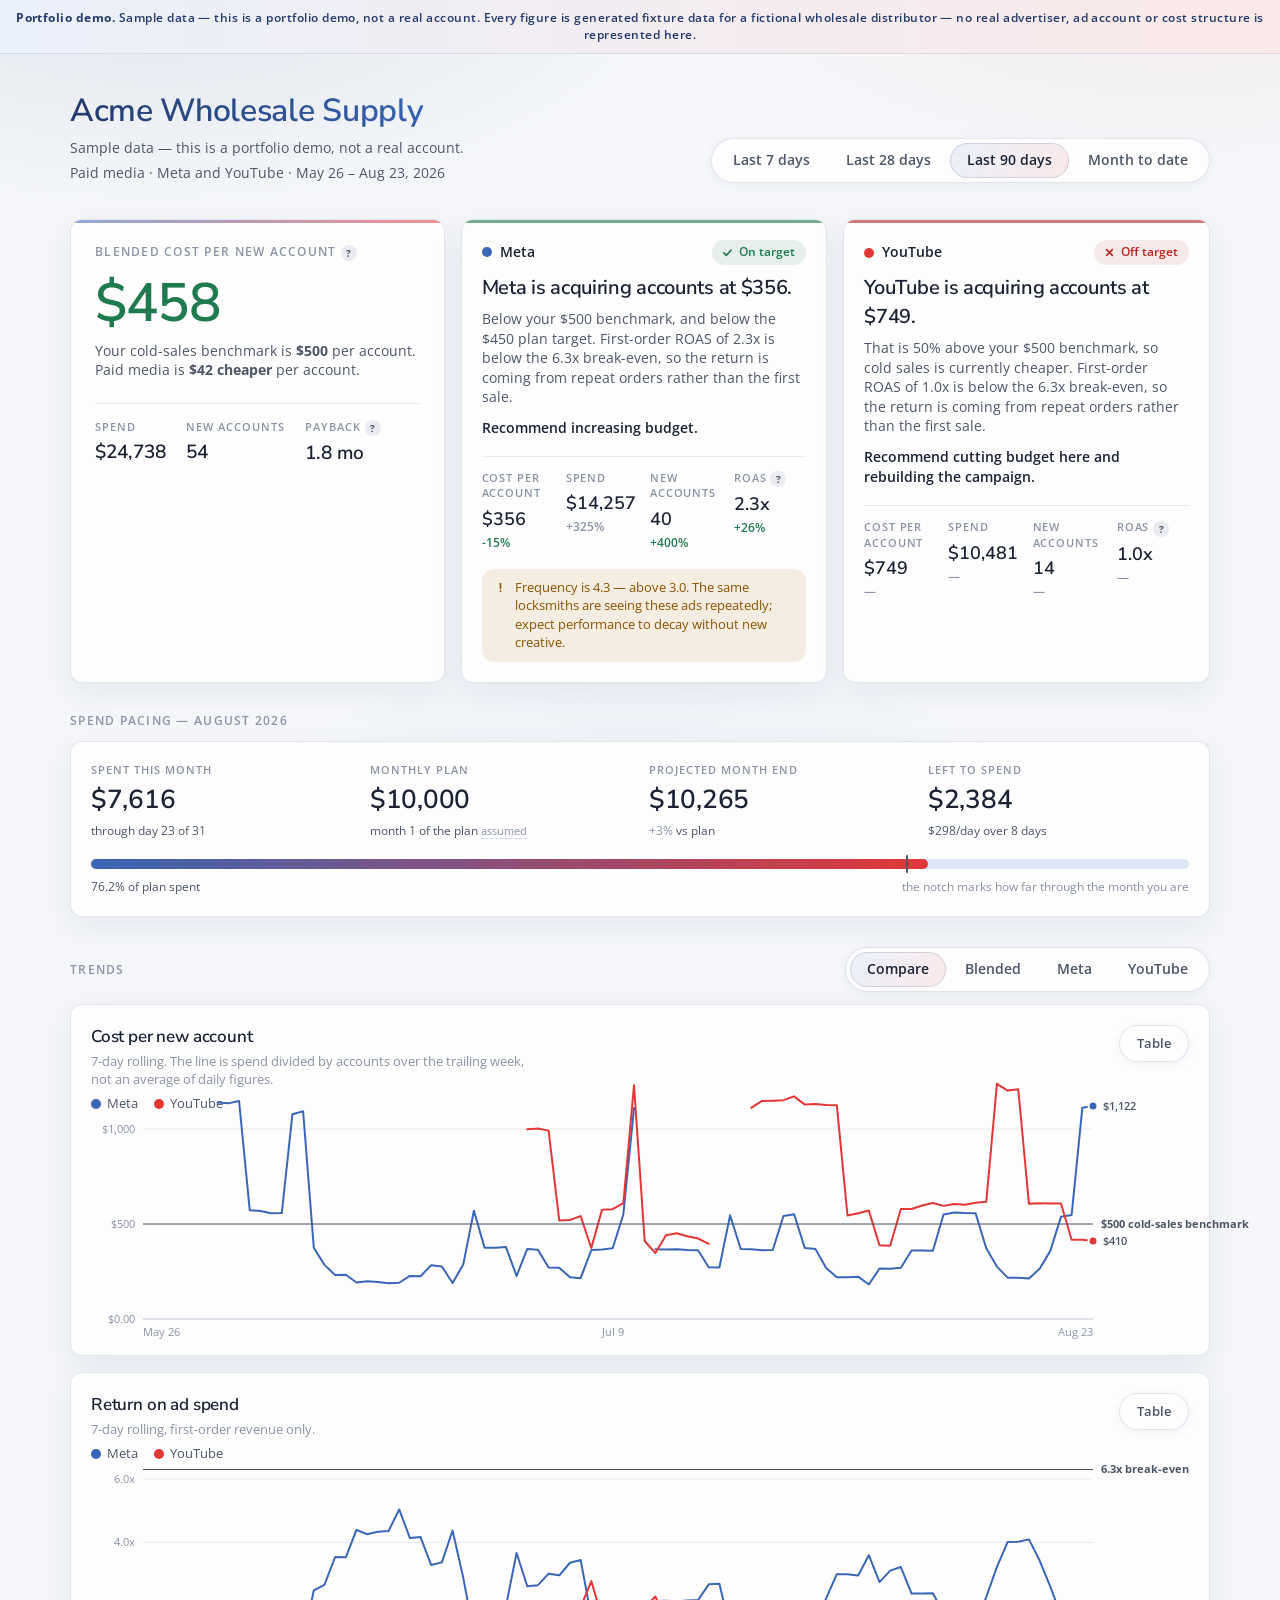
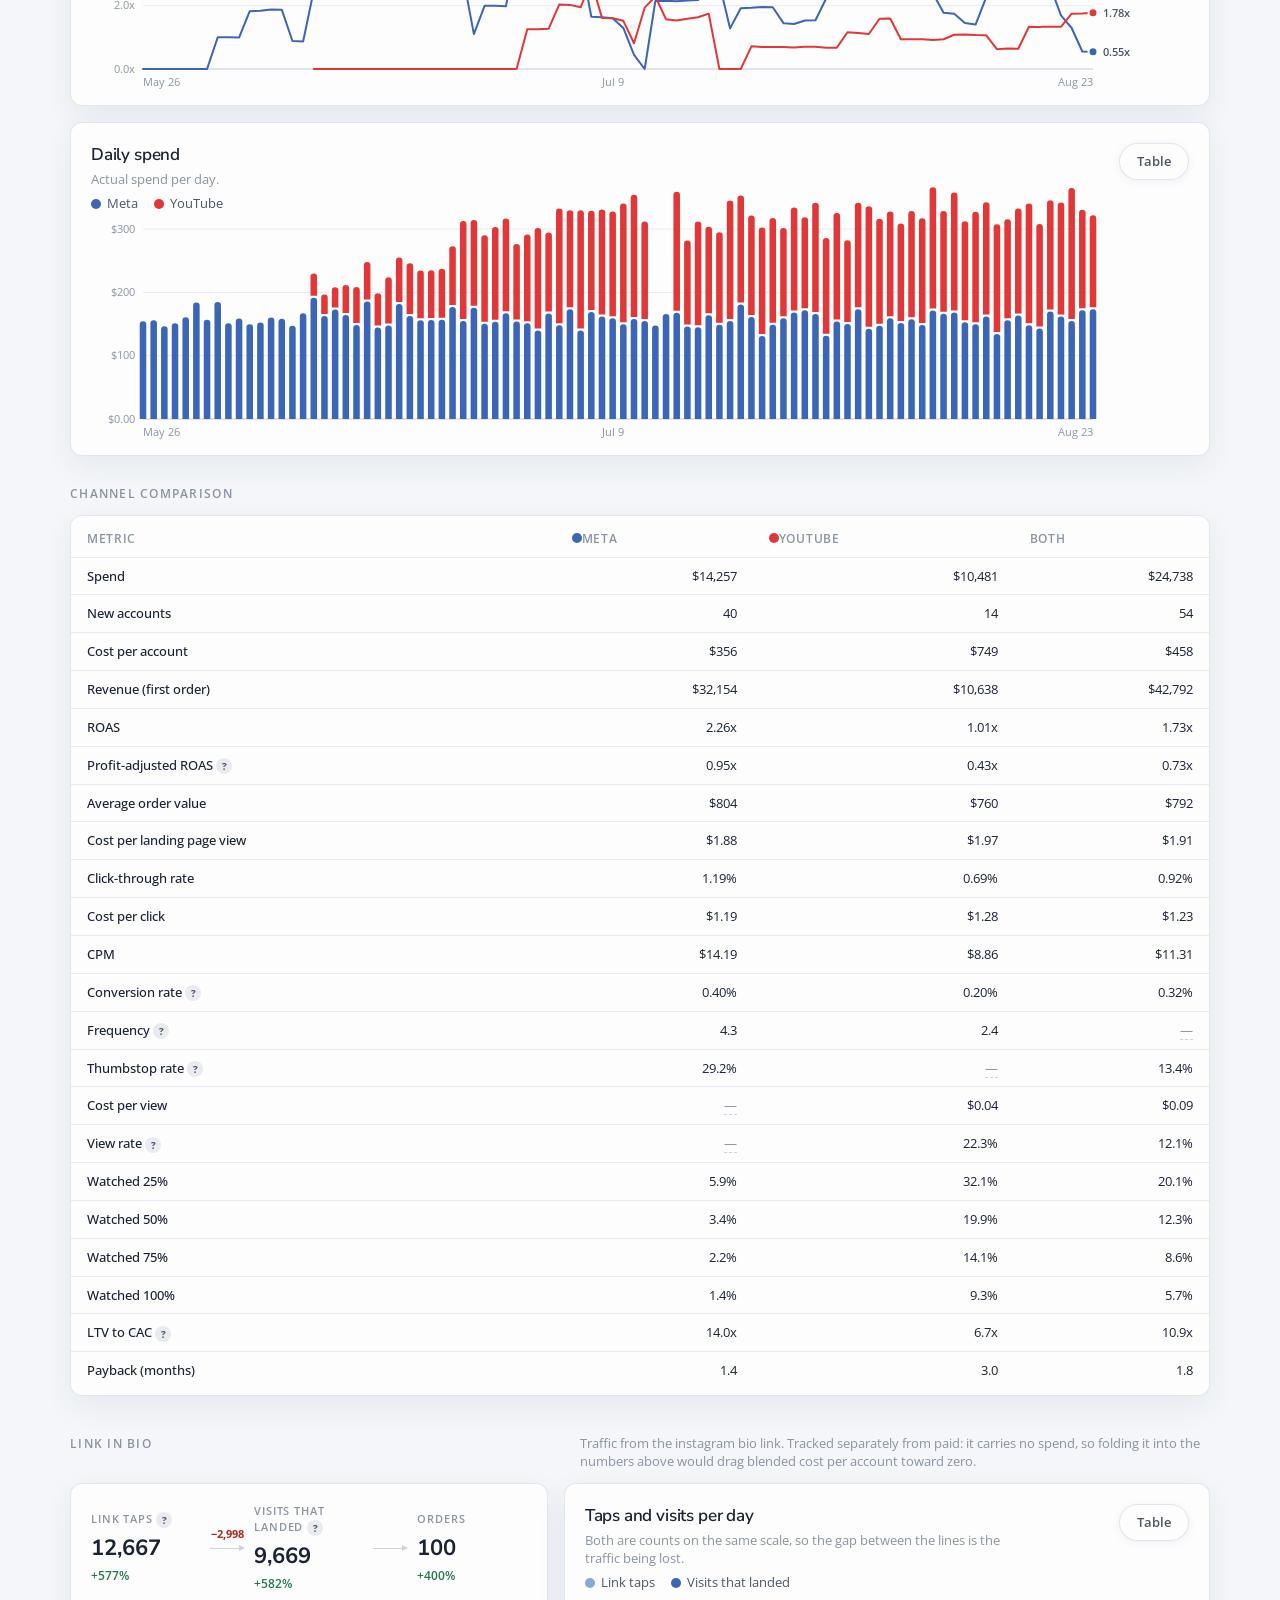
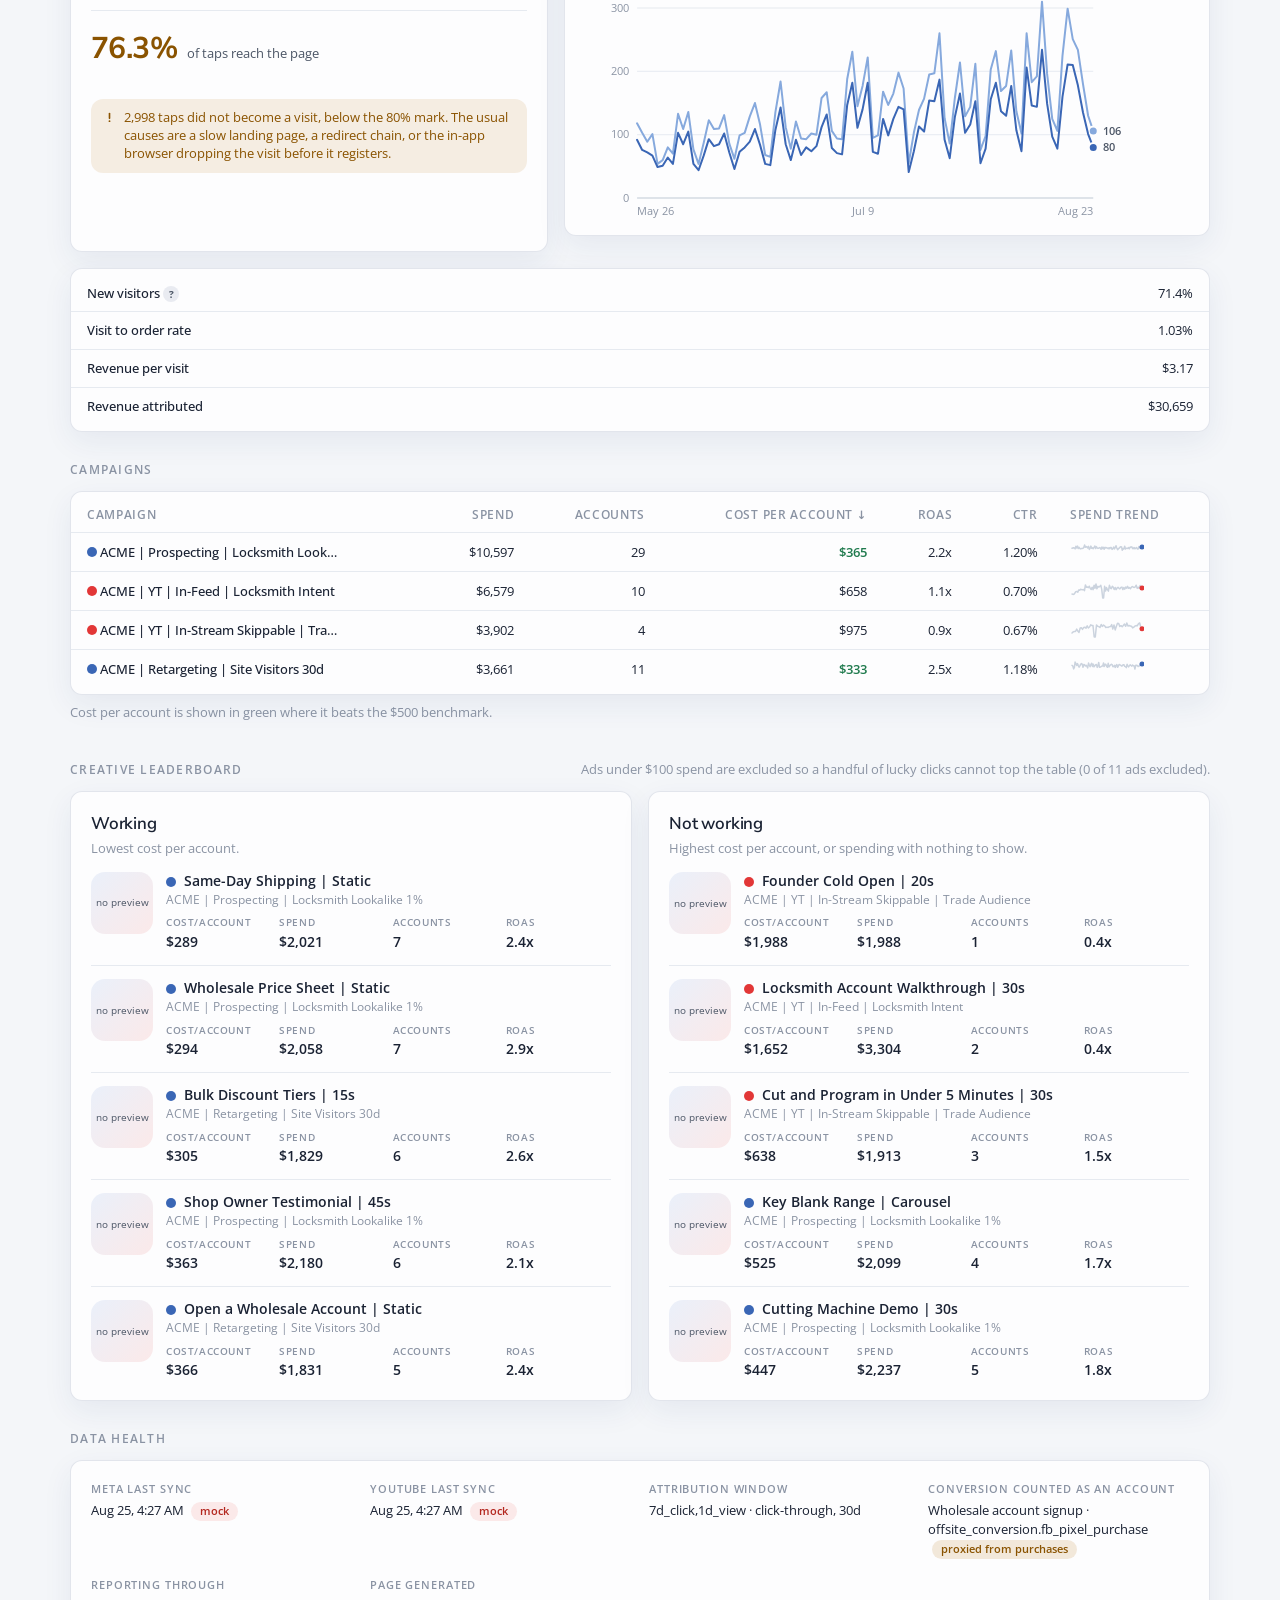
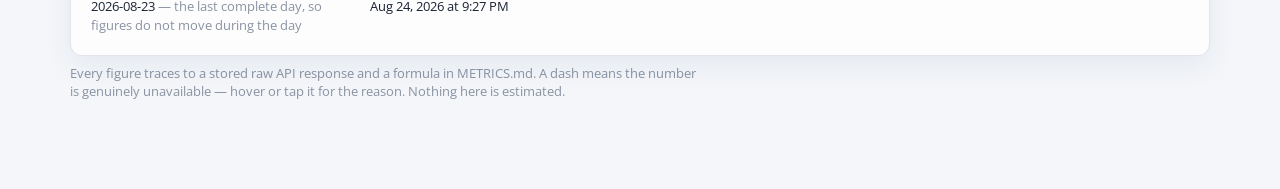
<file: 90d.html>
<!doctype html>
<html lang="en" data-theme="light">
<head>
<meta charset="utf-8">
<meta name="viewport" content="width=device-width, initial-scale=1">
<title>Acme Wholesale Supply — paid media</title>
<link rel="preconnect" href="https://fonts.googleapis.com">
<link rel="preconnect" href="https://fonts.gstatic.com" crossorigin>
<link href="https://fonts.googleapis.com/css2?family=Nunito+Sans:wght@600;700;800&family=Open+Sans:wght@400;600;700&display=swap" rel="stylesheet">
<link rel="stylesheet" href="static/dashboard.css">
</head>
<body>









<a class="skip" href="#verdict">Skip to the verdict</a>


<div class="banner banner-mock" role="status">
  
  <strong>Portfolio demo.</strong> Sample data — this is a portfolio demo, not a real account.
  Every figure is generated fixture data for a fictional wholesale distributor — no real advertiser, ad account or cost structure is represented here.
  
</div>


<header class="topbar">
  <div class="topbar-id">
    <h1>Acme Wholesale Supply</h1>
    <p class="sub">Sample data — this is a portfolio demo, not a real account.</p>
    <p class="sub">Paid media · Meta and YouTube · May 26 – Aug 23, 2026</p>
  </div>
  <nav class="ranges" aria-label="Date range">
    
    <a class="range " href="7d.html"
       >Last 7 days</a>
    
    <a class="range " href="index.html"
       >Last 28 days</a>
    
    <a class="range is-selected" href="90d.html"
       aria-current="page">Last 90 days</a>
    
    <a class="range " href="mtd.html"
       >Month to date</a>
    
  </nav>
</header>

<main>

<!-- 1 ─────────────────────────────────────────── the verdict ───────────── -->
<section id="verdict" class="section">
  <div class="hero-row">
    <div class="hero">
      <p class="hero-label">
        Blended cost per new account
        <button class="term" type="button" data-tip="Total spend across Meta and YouTube divided by the number of new accounts they produced in this period. Computed from period totals, not by averaging the daily figures." aria-label="What this means">?</button>
      </p>
      <p class="hero-figure hero-good">$458</p>
      <p class="hero-context">
        Your cold-sales benchmark is <strong>$500</strong> per account.
        
          
          
            Paid media is <strong>$42 cheaper</strong> per account.
          
        
      </p>
      <dl class="hero-support">
        <div><dt>Spend</dt><dd>$24,738</dd></div>
        <div><dt>New accounts</dt><dd>54</dd></div>
        <div><dt>Payback <button class="term" type="button" data-tip="How many months of gross profit it takes for one acquired account to repay what it cost to acquire, at $250 gross profit per account per month." aria-label="What this means">?</button></dt>
             <dd>1.8 mo</dd></div>
      </dl>
    </div>

    <div class="verdict-cards">
      
      <article class="card verdict-card state-good">
        <header class="verdict-head">
          <span class="channel-key"><span class="swatch swatch-meta" aria-hidden="true"></span>Meta</span>
          <span class="pill pill-good"><svg class="state-icon" viewBox="0 0 16 16" aria-hidden="true" focusable="false"><path d="M3.5 8.5l3 3 6-6.5" fill="none" stroke="currentColor" stroke-width="2" stroke-linecap="round" stroke-linejoin="round"/></svg>On target</span>
        </header>
        <p class="verdict-headline">Meta is acquiring accounts at $356.</p>
        <p class="verdict-detail">Below your $500 benchmark, and below the $450 plan target. First-order ROAS of 2.3x is below the 6.3x break-even, so the return is coming from repeat orders rather than the first sale.</p>
        <p class="verdict-reco">Recommend increasing budget.</p>

        <dl class="mini-stats">
          <div>
            <dt>Cost per account</dt>
            <dd>$356</dd>
            <dd class="delta-cell"><span class="delta delta-good">-15%<span class="delta-note"> vs prior 90d</span></span></dd>
          </div>
          <div>
            <dt>Spend</dt>
            <dd>$14,257</dd>
            <dd class="delta-cell"><span class="delta delta-neutral">+325%<span class="delta-note"> vs prior 90d</span></span></dd>
          </div>
          <div>
            <dt>New accounts</dt>
            <dd>40</dd>
            <dd class="delta-cell"><span class="delta delta-good">+400%<span class="delta-note"> vs prior 90d</span></span></dd>
          </div>
          <div>
            <dt>ROAS <button class="term" type="button" data-tip="Revenue divided by ad spend, on first orders only. The break-even line of 6.3x comes from your plan at this monthly budget." aria-label="What this means">?</button></dt>
            <dd>2.3x</dd>
            <dd class="delta-cell"><span class="delta delta-good">+26%<span class="delta-note"> vs prior 90d</span></span></dd>
          </div>
        </dl>

        
        <p class="flag">
          <svg class="state-icon" viewBox="0 0 16 16" aria-hidden="true" focusable="false"><path d="M8 3v6" fill="none" stroke="currentColor" stroke-width="2" stroke-linecap="round"/><circle cx="8" cy="12.5" r="1.15" fill="currentColor"/></svg>
          Frequency is 4.3 — above 3.0.
          The same locksmiths are seeing these ads repeatedly; expect performance to decay without new creative.
        </p>
        
      </article>
      
      <article class="card verdict-card state-critical">
        <header class="verdict-head">
          <span class="channel-key"><span class="swatch swatch-youtube" aria-hidden="true"></span>YouTube</span>
          <span class="pill pill-critical"><svg class="state-icon" viewBox="0 0 16 16" aria-hidden="true" focusable="false"><path d="M4.5 4.5l7 7M11.5 4.5l-7 7" fill="none" stroke="currentColor" stroke-width="2" stroke-linecap="round"/></svg>Off target</span>
        </header>
        <p class="verdict-headline">YouTube is acquiring accounts at $749.</p>
        <p class="verdict-detail">That is 50% above your $500 benchmark, so cold sales is currently cheaper. First-order ROAS of 1.0x is below the 6.3x break-even, so the return is coming from repeat orders rather than the first sale.</p>
        <p class="verdict-reco">Recommend cutting budget here and rebuilding the campaign.</p>

        <dl class="mini-stats">
          <div>
            <dt>Cost per account</dt>
            <dd>$749</dd>
            <dd class="delta-cell"><span class="delta delta-none" tabindex="0" role="button"
          data-tip="No comparable prior period.">—</span></dd>
          </div>
          <div>
            <dt>Spend</dt>
            <dd>$10,481</dd>
            <dd class="delta-cell"><span class="delta delta-none" tabindex="0" role="button"
          data-tip="Prior period was zero, so a percentage change is undefined.">—</span></dd>
          </div>
          <div>
            <dt>New accounts</dt>
            <dd>14</dd>
            <dd class="delta-cell"><span class="delta delta-none" tabindex="0" role="button"
          data-tip="No comparable prior period.">—</span></dd>
          </div>
          <div>
            <dt>ROAS <button class="term" type="button" data-tip="Revenue divided by ad spend, on first orders only. The break-even line of 6.3x comes from your plan at this monthly budget." aria-label="What this means">?</button></dt>
            <dd>1.0x</dd>
            <dd class="delta-cell"><span class="delta delta-none" tabindex="0" role="button"
          data-tip="No comparable prior period.">—</span></dd>
          </div>
        </dl>

        
      </article>
      
    </div>
  </div>
</section>

<!-- 2 ───────────────────────────────────────── spend & pacing ───────────── -->
<section class="section">
  <h2>Spend pacing — August 2026</h2>
  <div class="card pacing">
    <div class="pacing-figures">
      <div class="stat">
        <span class="stat-label">Spent this month</span>
        <span class="stat-value">$7,616</span>
        <span class="stat-note">through day 23 of 31</span>
      </div>
      <div class="stat">
        <span class="stat-label">Monthly plan</span>
        <span class="stat-value">$10,000</span>
        <span class="stat-note">month 1 of the plan <span class="assumed" tabindex="0" role="button" data-tip="PROGRAM_START_MONTH is not set in .env, so month 1 is assumed to be the current month. Set it to pace against the real plan.">assumed</span></span>
      </div>
      <div class="stat">
        <span class="stat-label">Projected month end</span>
        <span class="stat-value">$10,265</span>
        <span class="stat-note"><span class="delta delta-neutral">+3%<span class="delta-note"> vs prior 90d</span></span> vs plan</span>
      </div>
      <div class="stat">
        <span class="stat-label">Left to spend</span>
        <span class="stat-value">$2,384</span>
        <span class="stat-note">$298/day over 8 days</span>
      </div>
    </div>
    <div class="meter" role="img"
         aria-label="$7,616 spent of a $10,000 monthly plan">
      <div class="meter-track">
        <div class="meter-fill" style="width: 76.2%"></div>
        <div class="meter-marker" style="left: 74.2%"></div>
      </div>
      <p class="meter-caption">
        <span>76.2% of plan spent</span>
        <span class="muted">the notch marks how far through the month you are</span>
      </p>
    </div>
  </div>
</section>

<!-- 3 ───────────────────────────────────────────── trends ───────────────── -->
<section class="section">
  <div class="section-head">
    <h2>Trends</h2>
    <div class="toggle" role="group" aria-label="Which channels to plot">
      <button type="button" class="toggle-btn is-selected" data-mode="compare">Compare</button>
      <button type="button" class="toggle-btn" data-mode="blended">Blended</button>
      
      <button type="button" class="toggle-btn" data-mode="meta">Meta</button>
      
      <button type="button" class="toggle-btn" data-mode="youtube">YouTube</button>
      
    </div>
  </div>

  
  <figure class="card chart-card" data-chart="cac">
    <figcaption>
      <div>
        <h3>Cost per new account</h3>
        <p class="chart-note">7-day rolling. The line is spend divided by accounts over the trailing week, not an average of daily figures.</p>
      </div>
      <button type="button" class="table-toggle" aria-expanded="false">Table</button>
    </figcaption>
    <div class="chart-legend" hidden></div>
    <div class="chart-plot"></div>
    <div class="chart-table" hidden></div>
  </figure>
  
  <figure class="card chart-card" data-chart="roas">
    <figcaption>
      <div>
        <h3>Return on ad spend</h3>
        <p class="chart-note">7-day rolling, first-order revenue only.</p>
      </div>
      <button type="button" class="table-toggle" aria-expanded="false">Table</button>
    </figcaption>
    <div class="chart-legend" hidden></div>
    <div class="chart-plot"></div>
    <div class="chart-table" hidden></div>
  </figure>
  
  <figure class="card chart-card" data-chart="spend">
    <figcaption>
      <div>
        <h3>Daily spend</h3>
        <p class="chart-note">Actual spend per day.</p>
      </div>
      <button type="button" class="table-toggle" aria-expanded="false">Table</button>
    </figcaption>
    <div class="chart-legend" hidden></div>
    <div class="chart-plot"></div>
    <div class="chart-table" hidden></div>
  </figure>
  
</section>

<!-- 4 ──────────────────────────────────────── channel comparison ────────── -->
<section class="section">
  <h2>Channel comparison</h2>
  <div class="card table-wrap">
    <table class="grid">
      <caption class="sr-only">Core metrics for each channel over May 26 – Aug 23, 2026</caption>
      <thead>
        <tr>
          <th scope="col">Metric</th>
          
          <th scope="col"><span class="swatch swatch-meta" aria-hidden="true"></span>Meta</th>
          
          <th scope="col"><span class="swatch swatch-youtube" aria-hidden="true"></span>YouTube</th>
          
          <th scope="col">Both</th>
        </tr>
      </thead>
      <tbody>
        
        
        
        <tr>
          <th scope="row">Spend</th>
          
          <td class="num">$14,257</td>
          
          <td class="num">$10,481</td>
          
          <td class="num">$24,738</td>
        </tr>
        
        <tr>
          <th scope="row">New accounts</th>
          
          <td class="num">40</td>
          
          <td class="num">14</td>
          
          <td class="num">54</td>
        </tr>
        
        <tr>
          <th scope="row">Cost per account</th>
          
          <td class="num">$356</td>
          
          <td class="num">$749</td>
          
          <td class="num">$458</td>
        </tr>
        
        <tr>
          <th scope="row">Revenue (first order)</th>
          
          <td class="num">$32,154</td>
          
          <td class="num">$10,638</td>
          
          <td class="num">$42,792</td>
        </tr>
        
        <tr>
          <th scope="row">ROAS</th>
          
          <td class="num">2.26x</td>
          
          <td class="num">1.01x</td>
          
          <td class="num">1.73x</td>
        </tr>
        
        <tr>
          <th scope="row">Profit-adjusted ROAS <button class="term" type="button" data-tip="Revenue at your 42% gross margin, divided by spend. This is return on what you keep, not on the top line." aria-label="What this means">?</button></th>
          
          <td class="num">0.95x</td>
          
          <td class="num">0.43x</td>
          
          <td class="num">0.73x</td>
        </tr>
        
        <tr>
          <th scope="row">Average order value</th>
          
          <td class="num">$804</td>
          
          <td class="num">$760</td>
          
          <td class="num">$792</td>
        </tr>
        
        <tr>
          <th scope="row">Cost per landing page view</th>
          
          <td class="num">$1.88</td>
          
          <td class="num">$1.97</td>
          
          <td class="num">$1.91</td>
        </tr>
        
        <tr>
          <th scope="row">Click-through rate</th>
          
          <td class="num">1.19%</td>
          
          <td class="num">0.69%</td>
          
          <td class="num">0.92%</td>
        </tr>
        
        <tr>
          <th scope="row">Cost per click</th>
          
          <td class="num">$1.19</td>
          
          <td class="num">$1.28</td>
          
          <td class="num">$1.23</td>
        </tr>
        
        <tr>
          <th scope="row">CPM</th>
          
          <td class="num">$14.19</td>
          
          <td class="num">$8.86</td>
          
          <td class="num">$11.31</td>
        </tr>
        
        <tr>
          <th scope="row">Conversion rate <button class="term" type="button" data-tip="New accounts divided by link clicks where the channel reports them, otherwise all clicks." aria-label="What this means">?</button></th>
          
          <td class="num">0.40%</td>
          
          <td class="num">0.20%</td>
          
          <td class="num">0.32%</td>
        </tr>
        
        <tr>
          <th scope="row">Frequency <button class="term" type="button" data-tip="Average times one person saw an ad in this period. Computed from a reach figure fetched for exactly this window — reach cannot be added up across days." aria-label="What this means">?</button></th>
          
          <td class="num">4.3</td>
          
          <td class="num">2.4</td>
          
          <td class="num"><span class="unknown" tabindex="0" role="button"
          data-tip="Reach cannot be added across platforms — the same locksmith may see both, and neither API reports the overlap. Frequency is shown per channel instead.">—</span></td>
        </tr>
        
        <tr>
          <th scope="row">Thumbstop rate <button class="term" type="button" data-tip="Share of impressions where someone stopped scrolling for at least 3 seconds. Meta only." aria-label="What this means">?</button></th>
          
          <td class="num">29.2%</td>
          
          <td class="num"><span class="unknown" tabindex="0" role="button"
          data-tip="Thumbstop rate is a Meta metric; not reported here.">—</span></td>
          
          <td class="num">13.4%</td>
        </tr>
        
        <tr>
          <th scope="row">Cost per view</th>
          
          <td class="num"><span class="unknown" tabindex="0" role="button"
          data-tip="This channel does not report video views.">—</span></td>
          
          <td class="num">$0.04</td>
          
          <td class="num">$0.09</td>
        </tr>
        
        <tr>
          <th scope="row">View rate <button class="term" type="button" data-tip="Share of impressions that became a counted YouTube view. YouTube counts a view at 30 seconds or full play, so it is not comparable to a Meta 3-second view." aria-label="What this means">?</button></th>
          
          <td class="num"><span class="unknown" tabindex="0" role="button"
          data-tip="This channel does not report video views.">—</span></td>
          
          <td class="num">22.3%</td>
          
          <td class="num">12.1%</td>
        </tr>
        
        <tr>
          <th scope="row">Watched 25%</th>
          
          <td class="num">5.9%</td>
          
          <td class="num">32.1%</td>
          
          <td class="num">20.1%</td>
        </tr>
        
        <tr>
          <th scope="row">Watched 50%</th>
          
          <td class="num">3.4%</td>
          
          <td class="num">19.9%</td>
          
          <td class="num">12.3%</td>
        </tr>
        
        <tr>
          <th scope="row">Watched 75%</th>
          
          <td class="num">2.2%</td>
          
          <td class="num">14.1%</td>
          
          <td class="num">8.6%</td>
        </tr>
        
        <tr>
          <th scope="row">Watched 100%</th>
          
          <td class="num">1.4%</td>
          
          <td class="num">9.3%</td>
          
          <td class="num">5.7%</td>
        </tr>
        
        <tr>
          <th scope="row">LTV to CAC <button class="term" type="button" data-tip="Lifetime gross profit per account ($5,000) divided by what it cost to acquire one." aria-label="What this means">?</button></th>
          
          <td class="num">14.0x</td>
          
          <td class="num">6.7x</td>
          
          <td class="num">10.9x</td>
        </tr>
        
        <tr>
          <th scope="row">Payback (months)</th>
          
          <td class="num">1.4</td>
          
          <td class="num">3.0</td>
          
          <td class="num">1.8</td>
        </tr>
        
      </tbody>
    </table>
  </div>
</section>

<!-- 4b ────────────────────────────────────────── link in bio ─────────────── -->

<section class="section">
  <div class="section-head">
    <h2>Link in bio</h2>
    <p class="foot-note">
      Traffic from the instagram bio link. Tracked separately from paid: it carries no spend,
      so folding it into the numbers above would drag blended cost per account toward zero.
    </p>
  </div>

  <div class="bio-row">
    <div class="card bio-funnel">
      <dl class="bio-steps">
        <div class="bio-step">
          <dt>Link taps <button class="term" type="button" data-tip="Clicks on the link in the instagram bio, counted by the link tool." aria-label="What this means">?</button></dt>
          <dd>12,667</dd>
          <dd class="delta-cell"><span class="delta delta-good">+577%<span class="delta-note"> vs prior 90d</span></span></dd>
        </div>
        <div class="bio-arrow" aria-hidden="true">
          <span class="bio-drop">&minus;2,998</span>
        </div>
        <div class="bio-step">
          <dt>Visits that landed <button class="term" type="button" data-tip="Sessions your analytics actually recorded on the landing page. Always lower than taps." aria-label="What this means">?</button></dt>
          <dd>9,669</dd>
          <dd class="delta-cell"><span class="delta delta-good">+582%<span class="delta-note"> vs prior 90d</span></span></dd>
        </div>
        <div class="bio-arrow" aria-hidden="true"></div>
        <div class="bio-step">
          <dt>Orders</dt>
          <dd>100</dd>
          <dd class="delta-cell"><span class="delta delta-good">+400%<span class="delta-note"> vs prior 90d</span></span></dd>
        </div>
      </dl>

      <div class="bio-rate is-warn">
        <span class="bio-rate-value">76.3%</span>
        <span class="bio-rate-label">of taps reach the page</span>
      </div>

      
      <p class="flag">
        <svg class="state-icon" viewBox="0 0 16 16" aria-hidden="true" focusable="false"><path d="M8 3v6" fill="none" stroke="currentColor" stroke-width="2" stroke-linecap="round"/><circle cx="8" cy="12.5" r="1.15" fill="currentColor"/></svg>
        2,998 taps did not become a visit, below the
        80% mark. The usual causes are a slow
        landing page, a redirect chain, or the in-app browser dropping the visit before it registers.
      </p>
      
    </div>

    <figure class="card chart-card" data-chart="bio">
      <figcaption>
        <div>
          <h3>Taps and visits per day</h3>
          <p class="chart-note">Both are counts on the same scale, so the gap between the lines is the traffic being lost.</p>
        </div>
        <button type="button" class="table-toggle" aria-expanded="false">Table</button>
      </figcaption>
      <div class="chart-legend" hidden></div>
      <div class="chart-plot"></div>
      <div class="chart-table" hidden></div>
    </figure>
  </div>

  <div class="card table-wrap" style="margin-top: var(--gap)">
    <table class="grid">
      <caption class="sr-only">Link in bio detail</caption>
      <tbody>
        <tr><th scope="row">New visitors <button class="term" type="button" data-tip="Share of sessions from someone analytics has not seen before." aria-label="What this means">?</button></th><td class="num">71.4%</td></tr>
        <tr><th scope="row">Visit to order rate</th><td class="num">1.03%</td></tr>
        <tr><th scope="row">Revenue per visit</th><td class="num">$3.17</td></tr>
        <tr><th scope="row">Revenue attributed</th><td class="num">$30,659</td></tr>
      </tbody>
    </table>
  </div>
</section>


<!-- 5 ──────────────────────────────────────────── campaigns ─────────────── -->
<section class="section">
  <h2>Campaigns</h2>
  <div class="card table-wrap">
    <table class="grid sortable" id="campaign-table">
      <caption class="sr-only">Campaign performance over May 26 – Aug 23, 2026, sortable</caption>
      <thead>
        <tr>
          <th scope="col" data-sort="text">Campaign</th>
          <th scope="col" class="num" data-sort="number">Spend</th>
          <th scope="col" class="num" data-sort="number">Accounts</th>
          <th scope="col" class="num" data-sort="number" aria-sort="ascending">Cost per account</th>
          <th scope="col" class="num" data-sort="number">ROAS</th>
          <th scope="col" class="num" data-sort="number">CTR</th>
          <th scope="col">Spend trend</th>
        </tr>
      </thead>
      <tbody>
        
        <tr>
          <th scope="row">
            <span class="swatch swatch-meta" aria-hidden="true"></span>
            <span class="campaign-name">ACME | Prospecting | Locksmith Lookalike 1%</span>
          </th>
          <td class="num" data-value="10596.539999999995">$10,597</td>
          <td class="num" data-value="29.0">29</td>
          <td class="num" data-value="365.3979310344826">
            <span class="under-benchmark">$365</span>
            
          </td>
          <td class="num" data-value="2.1714229361659574">2.2x</td>
          <td class="num" data-value="0.01196556860290671">1.20%</td>
          <td class="spark" data-spark="113.12,116.69,118.95000000000002,117.95,106.42999999999999,135.79,116.14,136.44,110.97999999999999,124.4,110.19999999999999,106.77,112.25999999999999,112.39,113.13000000000001,122.7,148.23,124.05000000000001,131.72,126.85000000000002,117.54,134.9,101.49,111.78999999999999,136.34,113.30000000000001,118.68999999999998,110.15,121.38,137.51,111.0,131.61,116.98,112.25999999999999,114.31,120.27,116.21000000000001,103.17,128.07,109.82,122.87999999999998,102.84,123.5,116.45999999999998,120.97,115.78999999999999,108.72999999999999,119.4,108.53,122.44999999999999,122.19999999999999,101.5,108.74000000000001,127.02,107.07000000000001,121.58,139.48,116.25000000000001,97.2,109.04,114.34,124.94,130.20999999999998,127.49999999999999,91.97000000000001,110.05,106.14999999999999,135.97,106.07,114.53999999999999,113.61,112.30999999999999,122.13999999999999,108.38999999999999,127.57999999999998,125.38,129.44,110.01,109.51,121.99,107.62,114.44000000000001,121.52000000000001,107.31,105.85,131.51,120.08000000000001,112.91,123.15,126.44" data-channel="meta"></td>
        </tr>
        
        <tr>
          <th scope="row">
            <span class="swatch swatch-youtube" aria-hidden="true"></span>
            <span class="campaign-name">ACME | YT | In-Feed | Locksmith Intent</span>
          </th>
          <td class="num" data-value="6579.430000000005">$6,579</td>
          <td class="num" data-value="10.0">10</td>
          <td class="num" data-value="657.9430000000004">
            $658
          </td>
          <td class="num" data-value="1.076999071348125">1.1x</td>
          <td class="num" data-value="0.007047146937668572">0.70%</td>
          <td class="spark" data-spark="38.03,33.64,34.92,47.38,59.949999999999996,62.67,54.349999999999994,76.27,73.69,83.59,78.37,78.57,80.66,69.77,124.25,102.49000000000001,104.11,98.05,111.34,92.18,81.22,101.82000000000001,78.39,121.24000000000001,92.08,132.44,87.25999999999999,110.19,103.12,110.65,119.85,82.86000000000001,0.0,0.0,111.75,65.74,98.92,78.25,64.86,120.49000000000001,94.07,87.91,110.22,104.08000000000001,80.34,98.97,79.06,94.59,102.13,91.9,85.78,100.25999999999999,103.49000000000001,79.78999999999999,99.34,83.03,103.15,93.68,109.82,92.2,98.05,88.14,102.47999999999999,108.84,102.5,99.88,105.09,120.84,90.64,102.39,92.99,118.5,95.37,94.5" data-channel="youtube"></td>
        </tr>
        
        <tr>
          <th scope="row">
            <span class="swatch swatch-youtube" aria-hidden="true"></span>
            <span class="campaign-name">ACME | YT | In-Stream Skippable | Trade Audience</span>
          </th>
          <td class="num" data-value="3901.8999999999983">$3,902</td>
          <td class="num" data-value="4.0">4</td>
          <td class="num" data-value="975.4749999999996">
            $975
          </td>
          <td class="num" data-value="0.9103129244726932">0.9x</td>
          <td class="num" data-value="0.006662110603708514">0.67%</td>
          <td class="spark" data-spark="25.9,33.6,36.07,35.82,51.48,38.32,30.25,58.99,60.0,49.51,62.82,64.31,57.39,72.8,58.65,65.67,80.05,76.07,74.25999999999999,0.0,0.0,79.22999999999999,70.25999999999999,68.23,61.81,81.4,69.6,78.13,72.5,61.339999999999996,64.53,62.39,67.08,67.82,80.93,52.34,79.32000000000001,46.18,67.69,89.63,89.03999999999999,69.41999999999999,73.88,67.64,74.97,84.94,70.03,91.49,71.46000000000001,75.45,71.45,70.78,59.68000000000001,64.02000000000001,71.63,74.42,73.31,87.19999999999999,91.52000000000001,63.03,54.17" data-channel="youtube"></td>
        </tr>
        
        <tr>
          <th scope="row">
            <span class="swatch swatch-meta" aria-hidden="true"></span>
            <span class="campaign-name">ACME | Retargeting | Site Visitors 30d</span>
          </th>
          <td class="num" data-value="3660.5299999999997">$3,661</td>
          <td class="num" data-value="11.0">11</td>
          <td class="num" data-value="332.7754545454545">
            <span class="under-benchmark">$333</span>
            
          </td>
          <td class="num" data-value="2.4980235102567123">2.5x</td>
          <td class="num" data-value="0.011837095719724647">1.18%</td>
          <td class="spark" data-spark="41.03,39.2,27.410000000000004,33.230000000000004,54.35,48.02,40.730000000000004,48.19,40.34,34.37,39.510000000000005,45.730000000000004,48.11,45.77,33.96,44.16,43.370000000000005,38.709999999999994,41.349999999999994,37.32,30.98,50.47,42.790000000000006,35.67,45.129999999999995,49.22,37.41,46.129999999999995,35.31,39.5,43.81,44.1,33.31,41.24,52.7,33.769999999999996,35.08,36.620000000000005,38.7,38.379999999999995,50.34,37.06,45.31,45.47,38.010000000000005,33.650000000000006,49.26,35.5,39.21,43.5,45.510000000000005,44.42,36.13,36.620000000000005,41.629999999999995,33.24,41.19,44.8,33.72,39.78,44.56,43.150000000000006,41.57,38.43,39.35,43.870000000000005,43.99,37.480000000000004,36.56,32.67,45.31,39.27,35.3,40.09,43.540000000000006,40.62,38.53,42.629999999999995,39.99,40.010000000000005,26.66,41.42,41.730000000000004,40.59,36.99,38.08,41.58,41.64,48.72,46.67" data-channel="meta"></td>
        </tr>
        
      </tbody>
    </table>
  </div>
  <p class="foot-note">Cost per account is shown in green where it beats the $500 benchmark.</p>
</section>

<!-- 6 ─────────────────────────────────────── creative leaderboard ───────── -->
<section class="section">
  <div class="section-head">
    <h2>Creative leaderboard</h2>
    <p class="foot-note">
      Ads under $100 spend are excluded so a handful of lucky clicks cannot top the table
      (0 of 11 ads excluded).
    </p>
  </div>

  <div class="leaderboards">
    
    <div class="card">
      <h3>Working</h3>
      <p class="chart-note">Lowest cost per account.</p>
      
      <ol class="creative-list">
        
        <li class="creative">
          <div class="thumb thumb-empty">
            <span class="thumb-note" title="The ad platform did not return a thumbnail for this ad.">no preview</span>
          </div>
          <div class="creative-body">
            <p class="creative-name"><span class="swatch swatch-meta" aria-hidden="true"></span>Same-Day Shipping | Static</p>
            <p class="creative-campaign">ACME | Prospecting | Locksmith Lookalike 1%</p>
            <dl class="creative-stats">
              <div><dt>Cost/account</dt><dd>$289</dd></div>
              <div><dt>Spend</dt><dd>$2,021</dd></div>
              <div><dt>Accounts</dt><dd>7</dd></div>
              <div><dt>ROAS</dt><dd>2.4x</dd></div>
            </dl>
          </div>
        </li>
        
        <li class="creative">
          <div class="thumb thumb-empty">
            <span class="thumb-note" title="The ad platform did not return a thumbnail for this ad.">no preview</span>
          </div>
          <div class="creative-body">
            <p class="creative-name"><span class="swatch swatch-meta" aria-hidden="true"></span>Wholesale Price Sheet | Static</p>
            <p class="creative-campaign">ACME | Prospecting | Locksmith Lookalike 1%</p>
            <dl class="creative-stats">
              <div><dt>Cost/account</dt><dd>$294</dd></div>
              <div><dt>Spend</dt><dd>$2,058</dd></div>
              <div><dt>Accounts</dt><dd>7</dd></div>
              <div><dt>ROAS</dt><dd>2.9x</dd></div>
            </dl>
          </div>
        </li>
        
        <li class="creative">
          <div class="thumb thumb-empty">
            <span class="thumb-note" title="The ad platform did not return a thumbnail for this ad.">no preview</span>
          </div>
          <div class="creative-body">
            <p class="creative-name"><span class="swatch swatch-meta" aria-hidden="true"></span>Bulk Discount Tiers | 15s</p>
            <p class="creative-campaign">ACME | Retargeting | Site Visitors 30d</p>
            <dl class="creative-stats">
              <div><dt>Cost/account</dt><dd>$305</dd></div>
              <div><dt>Spend</dt><dd>$1,829</dd></div>
              <div><dt>Accounts</dt><dd>6</dd></div>
              <div><dt>ROAS</dt><dd>2.6x</dd></div>
            </dl>
          </div>
        </li>
        
        <li class="creative">
          <div class="thumb thumb-empty">
            <span class="thumb-note" title="The ad platform did not return a thumbnail for this ad.">no preview</span>
          </div>
          <div class="creative-body">
            <p class="creative-name"><span class="swatch swatch-meta" aria-hidden="true"></span>Shop Owner Testimonial | 45s</p>
            <p class="creative-campaign">ACME | Prospecting | Locksmith Lookalike 1%</p>
            <dl class="creative-stats">
              <div><dt>Cost/account</dt><dd>$363</dd></div>
              <div><dt>Spend</dt><dd>$2,180</dd></div>
              <div><dt>Accounts</dt><dd>6</dd></div>
              <div><dt>ROAS</dt><dd>2.1x</dd></div>
            </dl>
          </div>
        </li>
        
        <li class="creative">
          <div class="thumb thumb-empty">
            <span class="thumb-note" title="The ad platform did not return a thumbnail for this ad.">no preview</span>
          </div>
          <div class="creative-body">
            <p class="creative-name"><span class="swatch swatch-meta" aria-hidden="true"></span>Open a Wholesale Account | Static</p>
            <p class="creative-campaign">ACME | Retargeting | Site Visitors 30d</p>
            <dl class="creative-stats">
              <div><dt>Cost/account</dt><dd>$366</dd></div>
              <div><dt>Spend</dt><dd>$1,831</dd></div>
              <div><dt>Accounts</dt><dd>5</dd></div>
              <div><dt>ROAS</dt><dd>2.4x</dd></div>
            </dl>
          </div>
        </li>
        
      </ol>
      
    </div>
    
    <div class="card">
      <h3>Not working</h3>
      <p class="chart-note">Highest cost per account, or spending with nothing to show.</p>
      
      <ol class="creative-list">
        
        <li class="creative">
          <div class="thumb thumb-empty">
            <span class="thumb-note" title="The ad platform did not return a thumbnail for this ad.">no preview</span>
          </div>
          <div class="creative-body">
            <p class="creative-name"><span class="swatch swatch-youtube" aria-hidden="true"></span>Founder Cold Open | 20s</p>
            <p class="creative-campaign">ACME | YT | In-Stream Skippable | Trade Audience</p>
            <dl class="creative-stats">
              <div><dt>Cost/account</dt><dd>$1,988</dd></div>
              <div><dt>Spend</dt><dd>$1,988</dd></div>
              <div><dt>Accounts</dt><dd>1</dd></div>
              <div><dt>ROAS</dt><dd>0.4x</dd></div>
            </dl>
          </div>
        </li>
        
        <li class="creative">
          <div class="thumb thumb-empty">
            <span class="thumb-note" title="The ad platform did not return a thumbnail for this ad.">no preview</span>
          </div>
          <div class="creative-body">
            <p class="creative-name"><span class="swatch swatch-youtube" aria-hidden="true"></span>Locksmith Account Walkthrough | 30s</p>
            <p class="creative-campaign">ACME | YT | In-Feed | Locksmith Intent</p>
            <dl class="creative-stats">
              <div><dt>Cost/account</dt><dd>$1,652</dd></div>
              <div><dt>Spend</dt><dd>$3,304</dd></div>
              <div><dt>Accounts</dt><dd>2</dd></div>
              <div><dt>ROAS</dt><dd>0.4x</dd></div>
            </dl>
          </div>
        </li>
        
        <li class="creative">
          <div class="thumb thumb-empty">
            <span class="thumb-note" title="The ad platform did not return a thumbnail for this ad.">no preview</span>
          </div>
          <div class="creative-body">
            <p class="creative-name"><span class="swatch swatch-youtube" aria-hidden="true"></span>Cut and Program in Under 5 Minutes | 30s</p>
            <p class="creative-campaign">ACME | YT | In-Stream Skippable | Trade Audience</p>
            <dl class="creative-stats">
              <div><dt>Cost/account</dt><dd>$638</dd></div>
              <div><dt>Spend</dt><dd>$1,913</dd></div>
              <div><dt>Accounts</dt><dd>3</dd></div>
              <div><dt>ROAS</dt><dd>1.5x</dd></div>
            </dl>
          </div>
        </li>
        
        <li class="creative">
          <div class="thumb thumb-empty">
            <span class="thumb-note" title="The ad platform did not return a thumbnail for this ad.">no preview</span>
          </div>
          <div class="creative-body">
            <p class="creative-name"><span class="swatch swatch-meta" aria-hidden="true"></span>Key Blank Range | Carousel</p>
            <p class="creative-campaign">ACME | Prospecting | Locksmith Lookalike 1%</p>
            <dl class="creative-stats">
              <div><dt>Cost/account</dt><dd>$525</dd></div>
              <div><dt>Spend</dt><dd>$2,099</dd></div>
              <div><dt>Accounts</dt><dd>4</dd></div>
              <div><dt>ROAS</dt><dd>1.7x</dd></div>
            </dl>
          </div>
        </li>
        
        <li class="creative">
          <div class="thumb thumb-empty">
            <span class="thumb-note" title="The ad platform did not return a thumbnail for this ad.">no preview</span>
          </div>
          <div class="creative-body">
            <p class="creative-name"><span class="swatch swatch-meta" aria-hidden="true"></span>Cutting Machine Demo | 30s</p>
            <p class="creative-campaign">ACME | Prospecting | Locksmith Lookalike 1%</p>
            <dl class="creative-stats">
              <div><dt>Cost/account</dt><dd>$447</dd></div>
              <div><dt>Spend</dt><dd>$2,237</dd></div>
              <div><dt>Accounts</dt><dd>5</dd></div>
              <div><dt>ROAS</dt><dd>1.8x</dd></div>
            </dl>
          </div>
        </li>
        
      </ol>
      
    </div>
    
  </div>
</section>

<!-- 7 ───────────────────────────────────────── data health ──────────────── -->
<footer class="section health">
  <h2>Data health</h2>
  <div class="card">
    <dl class="health-grid">
      
      <div class="health-item ">
        <dt>Meta last sync</dt>
        <dd>
          Aug 25, 4:27 AM
          <span class="tag tag-mock">mock</span>
          
        </dd>
      </div>
      
      <div class="health-item ">
        <dt>YouTube last sync</dt>
        <dd>
          Aug 25, 4:27 AM
          <span class="tag tag-mock">mock</span>
          
        </dd>
      </div>
      

      <div class="health-item">
        <dt>Attribution window</dt>
        <dd>7d_click,1d_view · click-through, 30d</dd>
      </div>
      <div class="health-item">
        <dt>Conversion counted as an account</dt>
        <dd>
          Wholesale account signup · offsite_conversion.fb_pixel_purchase
          
          <span class="tag tag-proxy" tabindex="0" role="button"
                data-tip="Cost per account is currently derived from purchase conversions, not from verified new wholesale accounts. Connect the Shopify first-order feed to make it exact.">proxied from purchases</span>
          
        </dd>
      </div>
      <div class="health-item">
        <dt>Reporting through</dt>
        <dd>2026-08-23 <span class="muted">— the last complete day, so figures do not move during the day</span></dd>
      </div>
      <div class="health-item">
        <dt>Page generated</dt>
        <dd>Aug 24, 2026 at 9:27 PM</dd>
      </div>
    </dl>
  </div>
  <p class="foot-note">
    Every figure traces to a stored raw API response and a formula in METRICS.md. A dash means the number is genuinely
    unavailable — hover or tap it for the reason. Nothing here is estimated.
  </p>
</footer>

</main>

<script type="application/json" id="view-data">{"generated_at": "Aug 24, 2026 at 9:27 PM", "data_mode": "mock", "client": {"name": "Acme Wholesale Supply", "short": "ACME", "tagline": "Sample data \u2014 this is a portfolio demo, not a real account.", "demo": true}, "range_key": "90d", "ranges": [{"key": "7d", "label": "Last 7 days", "selected": false}, {"key": "28d", "label": "Last 28 days", "selected": false}, {"key": "90d", "label": "Last 90 days", "selected": true}, {"key": "mtd", "label": "Month to date", "selected": false}], "window": {"start": "2026-05-26", "end": "2026-08-23", "label": "Last 90 days", "days": 90, "pretty": "May 26 \u2013 Aug 23, 2026"}, "prior_window": {"pretty": "Feb 25 \u2013 May 25"}, "channels": [{"key": "meta", "label": "Meta", "detail": "Facebook + Instagram", "is_blended": false, "metrics": {"spend": {"value": 14257.069999999998, "reason": null}, "impressions": {"value": 1004583.0, "reason": null}, "clicks": {"value": 11987.0, "reason": null}, "conversions": {"value": 40.0, "reason": null}, "revenue": {"value": 32153.660000000007, "reason": null}, "cac": {"value": 356.42674999999997, "reason": null}, "roas": {"value": 2.255278258435991, "reason": null}, "profit_roas": {"value": 0.9472168685431162, "reason": null}, "cpm": {"value": 14.19202793596945, "reason": null}, "cpc": {"value": 1.1893776591307248, "reason": null}, "ctr": {"value": 0.011932314204003053, "reason": null}, "cvr": {"value": 0.004000400040004, "reason": null}, "aov": {"value": 803.8415000000002, "reason": null}, "cost_per_lpv": {"value": 1.8754367271770584, "reason": null}, "cpv": {"value": null, "reason": "This channel does not report video views."}, "view_rate": {"value": null, "reason": "This channel does not report video views."}, "vtr_25": {"value": 0.05924348709862699, "reason": null}, "vtr_50": {"value": 0.03423012334471119, "reason": null}, "vtr_75": {"value": 0.021784163180145394, "reason": null}, "vtr_100": {"value": 0.014080469209612347, "reason": null}, "thumbstop": {"value": 0.29199180157338916, "reason": null}, "frequency": {"value": 4.32465603636802, "reason": null}, "payback_months": {"value": 1.4257069999999998, "reason": null}, "ltv_to_cac": {"value": 14.028127799049877, "reason": null}, "_conversion_source": {"value": null, "reason": "purchase_proxy"}}, "deltas": {"cac": {"value": -0.1497833768169962, "reason": null}, "roas": {"value": 0.2623043759239021, "reason": null}, "spend": {"value": 3.2510831159150184, "reason": null}, "conversions": {"value": 4.0, "reason": null}}, "verdict": {"state": "good", "headline": "Meta is acquiring accounts at $356.", "detail": "Below your $500 benchmark, and below the $450 plan target. First-order ROAS of 2.3x is below the 6.3x break-even, so the return is coming from repeat orders rather than the first sale.", "recommendation": "Recommend increasing budget."}, "frequency_flag": true, "series": [{"date": "2026-05-26", "spend": 154.15, "conversions": 0.0, "revenue": 0.0, "cac": {"value": null, "reason": "No accounts acquired in this period, so cost per account cannot be calculated. Spend to date is shown instead."}, "roas": {"value": 0.0, "reason": null}, "cac_daily": {"value": null, "reason": "No accounts acquired in this period, so cost per account cannot be calculated. Spend to date is shown instead."}}, {"date": "2026-05-27", "spend": 155.89, "conversions": 0.0, "revenue": 0.0, "cac": {"value": null, "reason": "No accounts acquired in this period, so cost per account cannot be calculated. Spend to date is shown instead."}, "roas": {"value": 0.0, "reason": null}, "cac_daily": {"value": null, "reason": "No accounts acquired in this period, so cost per account cannot be calculated. Spend to date is shown instead."}}, {"date": "2026-05-28", "spend": 146.36, "conversions": 0.0, "revenue": 0.0, "cac": {"value": null, "reason": "No accounts acquired in this period, so cost per account cannot be calculated. Spend to date is shown instead."}, "roas": {"value": 0.0, "reason": null}, "cac_daily": {"value": null, "reason": "No accounts acquired in this period, so cost per account cannot be calculated. Spend to date is shown instead."}}, {"date": "2026-05-29", "spend": 151.18, "conversions": 0.0, "revenue": 0.0, "cac": {"value": null, "reason": "No accounts acquired in this period, so cost per account cannot be calculated. Spend to date is shown instead."}, "roas": {"value": 0.0, "reason": null}, "cac_daily": {"value": null, "reason": "No accounts acquired in this period, so cost per account cannot be calculated. Spend to date is shown instead."}}, {"date": "2026-05-30", "spend": 160.77999999999997, "conversions": 0.0, "revenue": 0.0, "cac": {"value": null, "reason": "No accounts acquired in this period, so cost per account cannot be calculated. Spend to date is shown instead."}, "roas": {"value": 0.0, "reason": null}, "cac_daily": {"value": null, "reason": "No accounts acquired in this period, so cost per account cannot be calculated. Spend to date is shown instead."}}, {"date": "2026-05-31", "spend": 183.80999999999997, "conversions": 0.0, "revenue": 0.0, "cac": {"value": null, "reason": "No accounts acquired in this period, so cost per account cannot be calculated. Spend to date is shown instead."}, "roas": {"value": 0.0, "reason": null}, "cac_daily": {"value": null, "reason": "No accounts acquired in this period, so cost per account cannot be calculated. Spend to date is shown instead."}}, {"date": "2026-06-01", "spend": 156.87, "conversions": 0.0, "revenue": 0.0, "cac": {"value": null, "reason": "No accounts acquired in this period, so cost per account cannot be calculated. Spend to date is shown instead."}, "roas": {"value": 0.0, "reason": null}, "cac_daily": {"value": null, "reason": "No accounts acquired in this period, so cost per account cannot be calculated. Spend to date is shown instead."}}, {"date": "2026-06-02", "spend": 184.63, "conversions": 1.0, "revenue": 1138.65, "cac": {"value": 1139.52, "reason": null}, "roas": {"value": 0.9992365206402697, "reason": null}, "cac_daily": {"value": 184.63, "reason": null}}, {"date": "2026-06-03", "spend": 151.32, "conversions": 0.0, "revenue": 0.0, "cac": {"value": 1134.95, "reason": null}, "roas": {"value": 1.0032600555090534, "reason": null}, "cac_daily": {"value": null, "reason": "No accounts acquired in this period, so cost per account cannot be calculated. Spend to date is shown instead."}}, {"date": "2026-06-04", "spend": 158.77, "conversions": 0.0, "revenue": 0.0, "cac": {"value": 1147.36, "reason": null}, "roas": {"value": 0.9924086598800727, "reason": null}, "cac_daily": {"value": null, "reason": "No accounts acquired in this period, so cost per account cannot be calculated. Spend to date is shown instead."}}, {"date": "2026-06-05", "spend": 149.70999999999998, "conversions": 1.0, "revenue": 951.98, "cac": {"value": 572.9449999999999, "reason": null}, "roas": {"value": 1.8244595903620768, "reason": null}, "cac_daily": {"value": 149.70999999999998, "reason": null}}, {"date": "2026-06-06", "spend": 152.5, "conversions": 0.0, "revenue": 0.0, "cac": {"value": 568.805, "reason": null}, "roas": {"value": 1.8377387681191273, "reason": null}, "cac_daily": {"value": null, "reason": "No accounts acquired in this period, so cost per account cannot be calculated. Spend to date is shown instead."}}, {"date": "2026-06-07", "spend": 160.37, "conversions": 0.0, "revenue": 0.0, "cac": {"value": 557.085, "reason": null}, "roas": {"value": 1.8764012673110926, "reason": null}, "cac_daily": {"value": null, "reason": "No accounts acquired in this period, so cost per account cannot be calculated. Spend to date is shown instead."}}, {"date": "2026-06-08", "spend": 158.16, "conversions": 0.0, "revenue": 0.0, "cac": {"value": 557.73, "reason": null}, "roas": {"value": 1.87423125885285, "reason": null}, "cac_daily": {"value": null, "reason": "No accounts acquired in this period, so cost per account cannot be calculated. Spend to date is shown instead."}}, {"date": "2026-06-09", "spend": 147.09, "conversions": 0.0, "revenue": 0.0, "cac": {"value": 1077.9199999999998, "reason": null}, "roas": {"value": 0.8831638711592699, "reason": null}, "cac_daily": {"value": null, "reason": "No accounts acquired in this period, so cost per account cannot be calculated. Spend to date is shown instead."}}, {"date": "2026-06-10", "spend": 166.86, "conversions": 0.0, "revenue": 0.0, "cac": {"value": 1093.46, "reason": null}, "roas": {"value": 0.8706125509849468, "reason": null}, "cac_daily": {"value": null, "reason": "No accounts acquired in this period, so cost per account cannot be calculated. Spend to date is shown instead."}}, {"date": "2026-06-11", "spend": 191.6, "conversions": 2.0, "revenue": 1841.47, "cac": {"value": 375.43, "reason": null}, "roas": {"value": 2.480222677995898, "reason": null}, "cac_daily": {"value": 95.8, "reason": null}}, {"date": "2026-06-12", "spend": 162.76000000000002, "conversions": 2.0, "revenue": 1186.78, "cac": {"value": 284.83500000000004, "reason": null}, "roas": {"value": 2.65789843242579, "reason": null}, "cac_daily": {"value": 81.38000000000001, "reason": null}}, {"date": "2026-06-13", "spend": 173.07, "conversions": 1.0, "revenue": 1073.9, "cac": {"value": 231.98200000000003, "reason": null}, "roas": {"value": 3.5366105990982053, "reason": null}, "cac_daily": {"value": 173.07, "reason": null}}, {"date": "2026-06-14", "spend": 164.17000000000004, "conversions": 0.0, "revenue": 0.0, "cac": {"value": 232.74200000000002, "reason": null}, "roas": {"value": 3.5250620859148754, "reason": null}, "cac_daily": {"value": null, "reason": "No accounts acquired in this period, so cost per account cannot be calculated. Spend to date is shown instead."}}, {"date": "2026-06-15", "spend": 148.52, "conversions": 1.0, "revenue": 970.25, "cac": {"value": 192.34500000000003, "reason": null}, "roas": {"value": 4.395227325898775, "reason": null}, "cac_daily": {"value": 148.52, "reason": null}}, {"date": "2026-06-16", "spend": 185.37, "conversions": 0.0, "revenue": 0.0, "cac": {"value": 198.725, "reason": null}, "roas": {"value": 4.254120015096238, "reason": null}, "cac_daily": {"value": null, "reason": "No accounts acquired in this period, so cost per account cannot be calculated. Spend to date is shown instead."}}, {"date": "2026-06-17", "spend": 144.28, "conversions": 0.0, "revenue": 0.0, "cac": {"value": 194.9616666666667, "reason": null}, "roas": {"value": 4.336237038050214, "reason": null}, "cac_daily": {"value": null, "reason": "No accounts acquired in this period, so cost per account cannot be calculated. Spend to date is shown instead."}}, {"date": "2026-06-18", "spend": 147.46, "conversions": 2.0, "revenue": 1671.25, "cac": {"value": 187.60500000000002, "reason": null}, "roas": {"value": 4.355054502811758, "reason": null}, "cac_daily": {"value": 73.73, "reason": null}}, {"date": "2026-06-19", "spend": 181.47000000000003, "conversions": 2.0, "revenue": 2049.79, "cac": {"value": 190.72333333333336, "reason": null}, "roas": {"value": 5.038004439240086, "reason": null}, "cac_daily": {"value": 90.73500000000001, "reason": null}}, {"date": "2026-06-20", "spend": 162.52, "conversions": 0.0, "revenue": 0.0, "cac": {"value": 226.75800000000004, "reason": null}, "roas": {"value": 4.137706277176549, "reason": null}, "cac_daily": {"value": null, "reason": "No accounts acquired in this period, so cost per account cannot be calculated. Spend to date is shown instead."}}, {"date": "2026-06-21", "spend": 156.09999999999997, "conversions": 0.0, "revenue": 0.0, "cac": {"value": 225.144, "reason": null}, "roas": {"value": 4.167368439754113, "reason": null}, "cac_daily": {"value": null, "reason": "No accounts acquired in this period, so cost per account cannot be calculated. Spend to date is shown instead."}}, {"date": "2026-06-22", "spend": 156.28000000000003, "conversions": 0.0, "revenue": 0.0, "cac": {"value": 283.37, "reason": null}, "roas": {"value": 3.2828457493736103, "reason": null}, "cac_daily": {"value": null, "reason": "No accounts acquired in this period, so cost per account cannot be calculated. Spend to date is shown instead."}}, {"date": "2026-06-23", "spend": 156.69, "conversions": 0.0, "revenue": 0.0, "cac": {"value": 276.2, "reason": null}, "roas": {"value": 3.3680666183924695, "reason": null}, "cac_daily": {"value": null, "reason": "No accounts acquired in this period, so cost per account cannot be calculated. Spend to date is shown instead."}}, {"date": "2026-06-24", "spend": 177.01, "conversions": 2.0, "revenue": 1255.8, "cac": {"value": 189.58833333333334, "reason": null}, "roas": {"value": 4.375128568037766, "reason": null}, "cac_daily": {"value": 88.505, "reason": null}}, {"date": "2026-06-25", "spend": 154.81, "conversions": 0.0, "revenue": 0.0, "cac": {"value": 286.21999999999997, "reason": null}, "roas": {"value": 2.887280763049403, "reason": null}, "cac_daily": {"value": null, "reason": "No accounts acquired in this period, so cost per account cannot be calculated. Spend to date is shown instead."}}, {"date": "2026-06-26", "spend": 175.71000000000004, "conversions": 0.0, "revenue": 0.0, "cac": {"value": 569.5600000000001, "reason": null}, "roas": {"value": 1.1024299459231686, "reason": null}, "cac_daily": {"value": null, "reason": "No accounts acquired in this period, so cost per account cannot be calculated. Spend to date is shown instead."}}, {"date": "2026-06-27", "spend": 150.29000000000002, "conversions": 1.0, "revenue": 994.19, "cac": {"value": 375.62999999999994, "reason": null}, "roas": {"value": 1.9966367613520397, "reason": null}, "cac_daily": {"value": 150.29000000000002, "reason": null}}, {"date": "2026-06-28", "spend": 153.5, "conversions": 0.0, "revenue": 0.0, "cac": {"value": 374.7633333333333, "reason": null}, "roas": {"value": 2.0012541248254454, "reason": null}, "cac_daily": {"value": null, "reason": "No accounts acquired in this period, so cost per account cannot be calculated. Spend to date is shown instead."}}, {"date": "2026-06-29", "spend": 167.01, "conversions": 0.0, "revenue": 0.0, "cac": {"value": 378.34, "reason": null}, "roas": {"value": 1.9823351130376556, "reason": null}, "cac_daily": {"value": null, "reason": "No accounts acquired in this period, so cost per account cannot be calculated. Spend to date is shown instead."}}, {"date": "2026-06-30", "spend": 154.04, "conversions": 2.0, "revenue": 1896.69, "cac": {"value": 226.47400000000002, "reason": null}, "roas": {"value": 3.661947949875041, "reason": null}, "cac_daily": {"value": 77.02, "reason": null}}, {"date": "2026-07-01", "spend": 151.29, "conversions": 0.0, "revenue": 0.0, "cac": {"value": 368.8833333333334, "reason": null}, "roas": {"value": 2.6122803054262866, "reason": null}, "cac_daily": {"value": null, "reason": "No accounts acquired in this period, so cost per account cannot be calculated. Spend to date is shown instead."}}, {"date": "2026-07-02", "spend": 139.79, "conversions": 0.0, "revenue": 0.0, "cac": {"value": 363.8766666666666, "reason": null}, "roas": {"value": 2.648223299103176, "reason": null}, "cac_daily": {"value": null, "reason": "No accounts acquired in this period, so cost per account cannot be calculated. Spend to date is shown instead."}}, {"date": "2026-07-03", "spend": 166.76999999999998, "conversions": 1.0, "revenue": 367.75, "cac": {"value": 270.6725, "reason": null}, "roas": {"value": 3.009753484376876, "reason": null}, "cac_daily": {"value": 166.76999999999998, "reason": null}}, {"date": "2026-07-04", "spend": 148.2, "conversions": 1.0, "revenue": 932.35, "cac": {"value": 270.15, "reason": null}, "roas": {"value": 2.9583472145104572, "reason": null}, "cac_daily": {"value": 148.2, "reason": null}}, {"date": "2026-07-05", "spend": 173.22, "conversions": 1.0, "revenue": 494.95, "cac": {"value": 220.064, "reason": null}, "roas": {"value": 3.3551512287334595, "reason": null}, "cac_daily": {"value": 173.22, "reason": null}}, {"date": "2026-07-06", "spend": 139.9, "conversions": 0.0, "revenue": 0.0, "cac": {"value": 214.642, "reason": null}, "roas": {"value": 3.439904585309492, "reason": null}, "cac_daily": {"value": null, "reason": "No accounts acquired in this period, so cost per account cannot be calculated. Spend to date is shown instead."}}, {"date": "2026-07-07", "spend": 168.81, "conversions": 0.0, "revenue": 0.0, "cac": {"value": 362.66, "reason": null}, "roas": {"value": 1.6498924612584789, "reason": null}, "cac_daily": {"value": null, "reason": "No accounts acquired in this period, so cost per account cannot be calculated. Spend to date is shown instead."}}, {"date": "2026-07-08", "spend": 161.92999999999998, "conversions": 0.0, "revenue": 0.0, "cac": {"value": 366.20666666666665, "reason": null}, "roas": {"value": 1.6339134550618049, "reason": null}, "cac_daily": {"value": null, "reason": "No accounts acquired in this period, so cost per account cannot be calculated. Spend to date is shown instead."}}, {"date": "2026-07-09", "spend": 158.98, "conversions": 0.0, "revenue": 0.0, "cac": {"value": 372.60333333333324, "reason": null}, "roas": {"value": 1.605863250462959, "reason": null}, "cac_daily": {"value": null, "reason": "No accounts acquired in this period, so cost per account cannot be calculated. Spend to date is shown instead."}}, {"date": "2026-07-10", "spend": 149.44, "conversions": 0.0, "revenue": 0.0, "cac": {"value": 550.2399999999999, "reason": null}, "roas": {"value": 1.2969794998546091, "reason": null}, "cac_daily": {"value": null, "reason": "No accounts acquired in this period, so cost per account cannot be calculated. Spend to date is shown instead."}}, {"date": "2026-07-11", "spend": 157.99, "conversions": 0.0, "revenue": 0.0, "cac": {"value": 1110.27, "reason": null}, "roas": {"value": 0.4457924648959262, "reason": null}, "cac_daily": {"value": null, "reason": "No accounts acquired in this period, so cost per account cannot be calculated. Spend to date is shown instead."}}, {"date": "2026-07-12", "spend": 154.9, "conversions": 0.0, "revenue": 0.0, "cac": {"value": null, "reason": "No accounts acquired in this period, so cost per account cannot be calculated. Spend to date is shown instead."}, "roas": {"value": 0.0, "reason": null}, "cac_daily": {"value": null, "reason": "No accounts acquired in this period, so cost per account cannot be calculated. Spend to date is shown instead."}}, {"date": "2026-07-13", "spend": 147.74, "conversions": 3.0, "revenue": 2360.85, "cac": {"value": 366.59666666666664, "reason": null}, "roas": {"value": 2.1466370852617316, "reason": null}, "cac_daily": {"value": 49.24666666666667, "reason": null}}, {"date": "2026-07-14", "spend": 165.95, "conversions": 0.0, "revenue": 0.0, "cac": {"value": 365.64333333333326, "reason": null}, "roas": {"value": 2.152233962057743, "reason": null}, "cac_daily": {"value": null, "reason": "No accounts acquired in this period, so cost per account cannot be calculated. Spend to date is shown instead."}}, {"date": "2026-07-15", "spend": 167.70999999999998, "conversions": 0.0, "revenue": 0.0, "cac": {"value": 367.57, "reason": null}, "roas": {"value": 2.1409527436950784, "reason": null}, "cac_daily": {"value": null, "reason": "No accounts acquired in this period, so cost per account cannot be calculated. Spend to date is shown instead."}}, {"date": "2026-07-16", "spend": 145.92, "conversions": 0.0, "revenue": 0.0, "cac": {"value": 363.2166666666667, "reason": null}, "roas": {"value": 2.166613132657275, "reason": null}, "cac_daily": {"value": null, "reason": "No accounts acquired in this period, so cost per account cannot be calculated. Spend to date is shown instead."}}, {"date": "2026-07-17", "spend": 144.87, "conversions": 0.0, "revenue": 0.0, "cac": {"value": 361.6933333333333, "reason": null}, "roas": {"value": 2.175738194418845, "reason": null}, "cac_daily": {"value": null, "reason": "No accounts acquired in this period, so cost per account cannot be calculated. Spend to date is shown instead."}}, {"date": "2026-07-18", "spend": 163.64, "conversions": 1.0, "revenue": 555.75, "cac": {"value": 272.6825, "reason": null}, "roas": {"value": 2.6739889798575267, "reason": null}, "cac_daily": {"value": 163.64, "reason": null}}, {"date": "2026-07-19", "spend": 148.7, "conversions": 0.0, "revenue": 0.0, "cac": {"value": 271.1325, "reason": null}, "roas": {"value": 2.689275538712622, "reason": null}, "cac_daily": {"value": null, "reason": "No accounts acquired in this period, so cost per account cannot be calculated. Spend to date is shown instead."}}, {"date": "2026-07-20", "spend": 154.82, "conversions": 1.0, "revenue": 843.85, "cac": {"value": 545.805, "reason": null}, "roas": {"value": 1.2821428898599316, "reason": null}, "cac_daily": {"value": 154.82, "reason": null}}, {"date": "2026-07-21", "spend": 180.67, "conversions": 1.0, "revenue": 724.66, "cac": {"value": 368.77666666666664, "reason": null}, "roas": {"value": 1.9200961738360163, "reason": null}, "cac_daily": {"value": 180.67, "reason": null}}, {"date": "2026-07-22", "spend": 161.05, "conversions": 0.0, "revenue": 0.0, "cac": {"value": 366.5566666666666, "reason": null}, "roas": {"value": 1.9317249720370657, "reason": null}, "cac_daily": {"value": null, "reason": "No accounts acquired in this period, so cost per account cannot be calculated. Spend to date is shown instead."}}, {"date": "2026-07-23", "spend": 130.92, "conversions": 0.0, "revenue": 0.0, "cac": {"value": 361.5566666666667, "reason": null}, "roas": {"value": 1.9584389722219657, "reason": null}, "cac_daily": {"value": null, "reason": "No accounts acquired in this period, so cost per account cannot be calculated. Spend to date is shown instead."}}, {"date": "2026-07-24", "spend": 148.82000000000002, "conversions": 0.0, "revenue": 0.0, "cac": {"value": 362.8733333333333, "reason": null}, "roas": {"value": 1.9513328801602028, "reason": null}, "cac_daily": {"value": null, "reason": "No accounts acquired in this period, so cost per account cannot be calculated. Spend to date is shown instead."}}, {"date": "2026-07-25", "spend": 158.9, "conversions": 0.0, "revenue": 0.0, "cac": {"value": 541.94, "reason": null}, "roas": {"value": 1.4471251430047605, "reason": null}, "cac_daily": {"value": null, "reason": "No accounts acquired in this period, so cost per account cannot be calculated. Spend to date is shown instead."}}, {"date": "2026-07-26", "spend": 168.09, "conversions": 0.0, "revenue": 0.0, "cac": {"value": 551.635, "reason": null}, "roas": {"value": 1.421691879594297, "reason": null}, "cac_daily": {"value": null, "reason": "No accounts acquired in this period, so cost per account cannot be calculated. Spend to date is shown instead."}}, {"date": "2026-07-27", "spend": 171.77999999999997, "conversions": 2.0, "revenue": 991.99, "cac": {"value": 373.41, "reason": null}, "roas": {"value": 1.5324085232496898, "reason": null}, "cac_daily": {"value": 85.88999999999999, "reason": null}}, {"date": "2026-07-28", "spend": 165.93, "conversions": 1.0, "revenue": 711.52, "cac": {"value": 368.49666666666667, "reason": null}, "roas": {"value": 1.5409546897755746, "reason": null}, "cac_daily": {"value": 165.93, "reason": null}}, {"date": "2026-07-29", "spend": 131.32000000000002, "conversions": 1.0, "revenue": 693.32, "cac": {"value": 268.94, "reason": null}, "roas": {"value": 2.228034134007585, "reason": null}, "cac_daily": {"value": 131.32000000000002, "reason": null}}, {"date": "2026-07-30", "spend": 153.92000000000002, "conversions": 1.0, "revenue": 892.61, "cac": {"value": 219.752, "reason": null}, "roas": {"value": 2.993774800684408, "reason": null}, "cac_daily": {"value": 153.92000000000002, "reason": null}}, {"date": "2026-07-31", "spend": 150.14, "conversions": 0.0, "revenue": 0.0, "cac": {"value": 220.016, "reason": null}, "roas": {"value": 2.990182532179478, "reason": null}, "cac_daily": {"value": null, "reason": "No accounts acquired in this period, so cost per account cannot be calculated. Spend to date is shown instead."}}, {"date": "2026-08-01", "spend": 173.45000000000002, "conversions": 0.0, "revenue": 0.0, "cac": {"value": 222.926, "reason": null}, "roas": {"value": 2.951149708872003, "reason": null}, "cac_daily": {"value": null, "reason": "No accounts acquired in this period, so cost per account cannot be calculated. Spend to date is shown instead."}}, {"date": "2026-08-02", "spend": 142.63, "conversions": 1.0, "revenue": 624.55, "cac": {"value": 181.52833333333334, "reason": null}, "roas": {"value": 3.5935528888970496, "reason": null}, "cac_daily": {"value": 142.63, "reason": null}}, {"date": "2026-08-03", "spend": 147.21, "conversions": 0.0, "revenue": 0.0, "cac": {"value": 266.15, "reason": null}, "roas": {"value": 2.7446928423821157, "reason": null}, "cac_daily": {"value": null, "reason": "No accounts acquired in this period, so cost per account cannot be calculated. Spend to date is shown instead."}}, {"date": "2026-08-04", "spend": 158.92, "conversions": 1.0, "revenue": 1075.4, "cac": {"value": 264.39750000000004, "reason": null}, "roas": {"value": 3.106950708686731, "reason": null}, "cac_daily": {"value": 158.92, "reason": null}}, {"date": "2026-08-05", "spend": 151.57999999999998, "conversions": 1.0, "revenue": 877.54, "cac": {"value": 269.4625, "reason": null}, "roas": {"value": 3.2194646750475484, "reason": null}, "cac_daily": {"value": 151.57999999999998, "reason": null}}, {"date": "2026-08-06", "spend": 157.44, "conversions": 0.0, "revenue": 0.0, "cac": {"value": 360.4566666666667, "reason": null}, "roas": {"value": 2.383541248601311, "reason": null}, "cac_daily": {"value": null, "reason": "No accounts acquired in this period, so cost per account cannot be calculated. Spend to date is shown instead."}}, {"date": "2026-08-07", "spend": 148.48, "conversions": 0.0, "revenue": 0.0, "cac": {"value": 359.90333333333336, "reason": null}, "roas": {"value": 2.3872058237860165, "reason": null}, "cac_daily": {"value": null, "reason": "No accounts acquired in this period, so cost per account cannot be calculated. Spend to date is shown instead."}}, {"date": "2026-08-08", "spend": 171.11999999999998, "conversions": 0.0, "revenue": 0.0, "cac": {"value": 359.1266666666666, "reason": null}, "roas": {"value": 2.392368523640684, "reason": null}, "cac_daily": {"value": null, "reason": "No accounts acquired in this period, so cost per account cannot be calculated. Spend to date is shown instead."}}, {"date": "2026-08-09", "spend": 165.99999999999997, "conversions": 0.0, "revenue": 0.0, "cac": {"value": 550.375, "reason": null}, "roas": {"value": 1.7741903247785602, "reason": null}, "cac_daily": {"value": null, "reason": "No accounts acquired in this period, so cost per account cannot be calculated. Spend to date is shown instead."}}, {"date": "2026-08-10", "spend": 167.97, "conversions": 0.0, "revenue": 0.0, "cac": {"value": 560.755, "reason": null}, "roas": {"value": 1.7413487173542814, "reason": null}, "cac_daily": {"value": null, "reason": "No accounts acquired in this period, so cost per account cannot be calculated. Spend to date is shown instead."}}, {"date": "2026-08-11", "spend": 152.64, "conversions": 1.0, "revenue": 744.02, "cac": {"value": 557.615, "reason": null}, "roas": {"value": 1.4540139702124224, "reason": null}, "cac_daily": {"value": 152.64, "reason": null}}, {"date": "2026-08-12", "spend": 149.5, "conversions": 1.0, "revenue": 817.98, "cac": {"value": 556.575, "reason": null}, "roas": {"value": 1.4032250819745766, "reason": null}, "cac_daily": {"value": 149.5, "reason": null}}, {"date": "2026-08-13", "spend": 162.0, "conversions": 1.0, "revenue": 976.77, "cac": {"value": 372.57, "reason": null}, "roas": {"value": 2.2714031367707186, "reason": null}, "cac_daily": {"value": 162.0, "reason": null}}, {"date": "2026-08-14", "spend": 134.28, "conversions": 1.0, "revenue": 1018.38, "cac": {"value": 275.8775, "reason": null}, "roas": {"value": 3.2234868737030022, "reason": null}, "cac_daily": {"value": 134.28, "reason": null}}, {"date": "2026-08-15", "spend": 155.86, "conversions": 1.0, "revenue": 803.57, "cac": {"value": 217.65, "reason": null}, "roas": {"value": 4.0070939581897544, "reason": null}, "cac_daily": {"value": 155.86, "reason": null}}, {"date": "2026-08-16", "spend": 163.25, "conversions": 0.0, "revenue": 0.0, "cac": {"value": 217.1, "reason": null}, "roas": {"value": 4.017245508982036, "reason": null}, "cac_daily": {"value": null, "reason": "No accounts acquired in this period, so cost per account cannot be calculated. Spend to date is shown instead."}}, {"date": "2026-08-17", "spend": 147.89999999999998, "conversions": 0.0, "revenue": 0.0, "cac": {"value": 213.08599999999996, "reason": null}, "roas": {"value": 4.092920229390951, "reason": null}, "cac_daily": {"value": null, "reason": "No accounts acquired in this period, so cost per account cannot be calculated. Spend to date is shown instead."}}, {"date": "2026-08-18", "spend": 142.84, "conversions": 0.0, "revenue": 0.0, "cac": {"value": 263.90749999999997, "reason": null}, "roas": {"value": 3.4261057378058606, "reason": null}, "cac_daily": {"value": null, "reason": "No accounts acquired in this period, so cost per account cannot be calculated. Spend to date is shown instead."}}, {"date": "2026-08-19", "spend": 169.58999999999997, "conversions": 0.0, "revenue": 0.0, "cac": {"value": 358.5733333333333, "reason": null}, "roas": {"value": 2.6017179191611204, "reason": null}, "cac_daily": {"value": null, "reason": "No accounts acquired in this period, so cost per account cannot be calculated. Spend to date is shown instead."}}, {"date": "2026-08-20", "spend": 161.66, "conversions": 0.0, "revenue": 0.0, "cac": {"value": 537.69, "reason": null}, "roas": {"value": 1.6942383157581504, "reason": null}, "cac_daily": {"value": null, "reason": "No accounts acquired in this period, so cost per account cannot be calculated. Spend to date is shown instead."}}, {"date": "2026-08-21", "spend": 154.54999999999998, "conversions": 1.0, "revenue": 615.1, "cac": {"value": 547.825, "reason": null}, "roas": {"value": 1.2948204262310044, "reason": null}, "cac_daily": {"value": 154.54999999999998, "reason": null}}, {"date": "2026-08-22", "spend": 171.87, "conversions": 0.0, "revenue": 0.0, "cac": {"value": 1111.6599999999999, "reason": null}, "roas": {"value": 0.5533166615691849, "reason": null}, "cac_daily": {"value": null, "reason": "No accounts acquired in this period, so cost per account cannot be calculated. Spend to date is shown instead."}}, {"date": "2026-08-23", "spend": 173.11, "conversions": 0.0, "revenue": 0.0, "cac": {"value": 1121.52, "reason": null}, "roas": {"value": 0.5484521007204508, "reason": null}, "cac_daily": {"value": null, "reason": "No accounts acquired in this period, so cost per account cannot be calculated. Spend to date is shown instead."}}], "row_count": 630}, {"key": "youtube", "label": "YouTube", "detail": "Google Ads video campaigns", "is_blended": false, "metrics": {"spend": {"value": 10481.330000000004, "reason": null}, "impressions": {"value": 1183053.0, "reason": null}, "clicks": {"value": 8167.0, "reason": null}, "conversions": {"value": 14.0, "reason": null}, "revenue": {"value": 10637.990000000002, "reason": null}, "cac": {"value": 748.6664285714288, "reason": null}, "roas": {"value": 1.0149465764363872, "reason": null}, "profit_roas": {"value": 0.4262775621032826, "reason": null}, "cpm": {"value": 8.859560814266143, "reason": null}, "cpc": {"value": 1.283375780580385, "reason": null}, "ctr": {"value": 0.006903325548390478, "reason": null}, "cvr": {"value": 0.0020278099652375433, "reason": null}, "aov": {"value": 759.8564285714286, "reason": null}, "cost_per_lpv": {"value": 1.9683248826291087, "reason": null}, "cpv": {"value": 0.039747325549205736, "reason": null}, "view_rate": {"value": 0.22289702997245264, "reason": null}, "vtr_25": {"value": 0.3213583837748605, "reason": null}, "vtr_50": {"value": 0.19913478094387996, "reason": null}, "vtr_75": {"value": 0.1412929091088903, "reason": null}, "vtr_100": {"value": 0.09307951545704207, "reason": null}, "thumbstop": {"value": null, "reason": "Thumbstop rate is a Meta metric; not reported here."}, "frequency": {"value": 2.3864095726440557, "reason": null}, "payback_months": {"value": 2.9946657142857154, "reason": null}, "ltv_to_cac": {"value": 6.67854174994967, "reason": null}, "_conversion_source": {"value": null, "reason": "purchase_proxy"}}, "deltas": {"cac": {"value": null, "reason": "No comparable prior period."}, "roas": {"value": null, "reason": "No comparable prior period."}, "spend": {"value": null, "reason": "Prior period was zero, so a percentage change is undefined."}, "conversions": {"value": null, "reason": "No comparable prior period."}}, "verdict": {"state": "critical", "headline": "YouTube is acquiring accounts at $749.", "detail": "That is 50% above your $500 benchmark, so cold sales is currently cheaper. First-order ROAS of 1.0x is below the 6.3x break-even, so the return is coming from repeat orders rather than the first sale.", "recommendation": "Recommend cutting budget here and rebuilding the campaign."}, "frequency_flag": false, "series": [{"date": "2026-05-26", "spend": 0.0, "conversions": 0.0, "revenue": 0.0, "cac": {"value": null, "reason": "This channel reports no conversion data."}, "roas": {"value": null, "reason": "No revenue reported for this channel."}, "cac_daily": {"value": null, "reason": "This channel reports no conversion data."}}, {"date": "2026-05-27", "spend": 0.0, "conversions": 0.0, "revenue": 0.0, "cac": {"value": null, "reason": "This channel reports no conversion data."}, "roas": {"value": null, "reason": "No revenue reported for this channel."}, "cac_daily": {"value": null, "reason": "This channel reports no conversion data."}}, {"date": "2026-05-28", "spend": 0.0, "conversions": 0.0, "revenue": 0.0, "cac": {"value": null, "reason": "This channel reports no conversion data."}, "roas": {"value": null, "reason": "No revenue reported for this channel."}, "cac_daily": {"value": null, "reason": "This channel reports no conversion data."}}, {"date": "2026-05-29", "spend": 0.0, "conversions": 0.0, "revenue": 0.0, "cac": {"value": null, "reason": "This channel reports no conversion data."}, "roas": {"value": null, "reason": "No revenue reported for this channel."}, "cac_daily": {"value": null, "reason": "This channel reports no conversion data."}}, {"date": "2026-05-30", "spend": 0.0, "conversions": 0.0, "revenue": 0.0, "cac": {"value": null, "reason": "This channel reports no conversion data."}, "roas": {"value": null, "reason": "No revenue reported for this channel."}, "cac_daily": {"value": null, "reason": "This channel reports no conversion data."}}, {"date": "2026-05-31", "spend": 0.0, "conversions": 0.0, "revenue": 0.0, "cac": {"value": null, "reason": "This channel reports no conversion data."}, "roas": {"value": null, "reason": "No revenue reported for this channel."}, "cac_daily": {"value": null, "reason": "This channel reports no conversion data."}}, {"date": "2026-06-01", "spend": 0.0, "conversions": 0.0, "revenue": 0.0, "cac": {"value": null, "reason": "This channel reports no conversion data."}, "roas": {"value": null, "reason": "No revenue reported for this channel."}, "cac_daily": {"value": null, "reason": "This channel reports no conversion data."}}, {"date": "2026-06-02", "spend": 0.0, "conversions": 0.0, "revenue": 0.0, "cac": {"value": null, "reason": "This channel reports no conversion data."}, "roas": {"value": null, "reason": "No revenue reported for this channel."}, "cac_daily": {"value": null, "reason": "This channel reports no conversion data."}}, {"date": "2026-06-03", "spend": 0.0, "conversions": 0.0, "revenue": 0.0, "cac": {"value": null, "reason": "This channel reports no conversion data."}, "roas": {"value": null, "reason": "No revenue reported for this channel."}, "cac_daily": {"value": null, "reason": "This channel reports no conversion data."}}, {"date": "2026-06-04", "spend": 0.0, "conversions": 0.0, "revenue": 0.0, "cac": {"value": null, "reason": "This channel reports no conversion data."}, "roas": {"value": null, "reason": "No revenue reported for this channel."}, "cac_daily": {"value": null, "reason": "This channel reports no conversion data."}}, {"date": "2026-06-05", "spend": 0.0, "conversions": 0.0, "revenue": 0.0, "cac": {"value": null, "reason": "This channel reports no conversion data."}, "roas": {"value": null, "reason": "No revenue reported for this channel."}, "cac_daily": {"value": null, "reason": "This channel reports no conversion data."}}, {"date": "2026-06-06", "spend": 0.0, "conversions": 0.0, "revenue": 0.0, "cac": {"value": null, "reason": "This channel reports no conversion data."}, "roas": {"value": null, "reason": "No revenue reported for this channel."}, "cac_daily": {"value": null, "reason": "This channel reports no conversion data."}}, {"date": "2026-06-07", "spend": 0.0, "conversions": 0.0, "revenue": 0.0, "cac": {"value": null, "reason": "This channel reports no conversion data."}, "roas": {"value": null, "reason": "No revenue reported for this channel."}, "cac_daily": {"value": null, "reason": "This channel reports no conversion data."}}, {"date": "2026-06-08", "spend": 0.0, "conversions": 0.0, "revenue": 0.0, "cac": {"value": null, "reason": "This channel reports no conversion data."}, "roas": {"value": null, "reason": "No revenue reported for this channel."}, "cac_daily": {"value": null, "reason": "This channel reports no conversion data."}}, {"date": "2026-06-09", "spend": 0.0, "conversions": 0.0, "revenue": 0.0, "cac": {"value": null, "reason": "This channel reports no conversion data."}, "roas": {"value": null, "reason": "No revenue reported for this channel."}, "cac_daily": {"value": null, "reason": "This channel reports no conversion data."}}, {"date": "2026-06-10", "spend": 0.0, "conversions": 0.0, "revenue": 0.0, "cac": {"value": null, "reason": "This channel reports no conversion data."}, "roas": {"value": null, "reason": "No revenue reported for this channel."}, "cac_daily": {"value": null, "reason": "This channel reports no conversion data."}}, {"date": "2026-06-11", "spend": 38.03, "conversions": 0.0, "revenue": 0.0, "cac": {"value": null, "reason": "No accounts acquired in this period, so cost per account cannot be calculated. Spend to date is shown instead."}, "roas": {"value": 0.0, "reason": null}, "cac_daily": {"value": null, "reason": "No accounts acquired in this period, so cost per account cannot be calculated. Spend to date is shown instead."}}, {"date": "2026-06-12", "spend": 33.64, "conversions": 0.0, "revenue": 0.0, "cac": {"value": null, "reason": "No accounts acquired in this period, so cost per account cannot be calculated. Spend to date is shown instead."}, "roas": {"value": 0.0, "reason": null}, "cac_daily": {"value": null, "reason": "No accounts acquired in this period, so cost per account cannot be calculated. Spend to date is shown instead."}}, {"date": "2026-06-13", "spend": 34.92, "conversions": 0.0, "revenue": 0.0, "cac": {"value": null, "reason": "No accounts acquired in this period, so cost per account cannot be calculated. Spend to date is shown instead."}, "roas": {"value": 0.0, "reason": null}, "cac_daily": {"value": null, "reason": "No accounts acquired in this period, so cost per account cannot be calculated. Spend to date is shown instead."}}, {"date": "2026-06-14", "spend": 47.38, "conversions": 0.0, "revenue": 0.0, "cac": {"value": null, "reason": "No accounts acquired in this period, so cost per account cannot be calculated. Spend to date is shown instead."}, "roas": {"value": 0.0, "reason": null}, "cac_daily": {"value": null, "reason": "No accounts acquired in this period, so cost per account cannot be calculated. Spend to date is shown instead."}}, {"date": "2026-06-15", "spend": 59.949999999999996, "conversions": 0.0, "revenue": 0.0, "cac": {"value": null, "reason": "No accounts acquired in this period, so cost per account cannot be calculated. Spend to date is shown instead."}, "roas": {"value": 0.0, "reason": null}, "cac_daily": {"value": null, "reason": "No accounts acquired in this period, so cost per account cannot be calculated. Spend to date is shown instead."}}, {"date": "2026-06-16", "spend": 62.67, "conversions": 0.0, "revenue": 0.0, "cac": {"value": null, "reason": "No accounts acquired in this period, so cost per account cannot be calculated. Spend to date is shown instead."}, "roas": {"value": 0.0, "reason": null}, "cac_daily": {"value": null, "reason": "No accounts acquired in this period, so cost per account cannot be calculated. Spend to date is shown instead."}}, {"date": "2026-06-17", "spend": 54.349999999999994, "conversions": 0.0, "revenue": 0.0, "cac": {"value": null, "reason": "No accounts acquired in this period, so cost per account cannot be calculated. Spend to date is shown instead."}, "roas": {"value": 0.0, "reason": null}, "cac_daily": {"value": null, "reason": "No accounts acquired in this period, so cost per account cannot be calculated. Spend to date is shown instead."}}, {"date": "2026-06-18", "spend": 76.27, "conversions": 0.0, "revenue": 0.0, "cac": {"value": null, "reason": "No accounts acquired in this period, so cost per account cannot be calculated. Spend to date is shown instead."}, "roas": {"value": 0.0, "reason": null}, "cac_daily": {"value": null, "reason": "No accounts acquired in this period, so cost per account cannot be calculated. Spend to date is shown instead."}}, {"date": "2026-06-19", "spend": 73.69, "conversions": 0.0, "revenue": 0.0, "cac": {"value": null, "reason": "No accounts acquired in this period, so cost per account cannot be calculated. Spend to date is shown instead."}, "roas": {"value": 0.0, "reason": null}, "cac_daily": {"value": null, "reason": "No accounts acquired in this period, so cost per account cannot be calculated. Spend to date is shown instead."}}, {"date": "2026-06-20", "spend": 83.59, "conversions": 0.0, "revenue": 0.0, "cac": {"value": null, "reason": "No accounts acquired in this period, so cost per account cannot be calculated. Spend to date is shown instead."}, "roas": {"value": 0.0, "reason": null}, "cac_daily": {"value": null, "reason": "No accounts acquired in this period, so cost per account cannot be calculated. Spend to date is shown instead."}}, {"date": "2026-06-21", "spend": 78.37, "conversions": 0.0, "revenue": 0.0, "cac": {"value": null, "reason": "No accounts acquired in this period, so cost per account cannot be calculated. Spend to date is shown instead."}, "roas": {"value": 0.0, "reason": null}, "cac_daily": {"value": null, "reason": "No accounts acquired in this period, so cost per account cannot be calculated. Spend to date is shown instead."}}, {"date": "2026-06-22", "spend": 78.57, "conversions": 0.0, "revenue": 0.0, "cac": {"value": null, "reason": "No accounts acquired in this period, so cost per account cannot be calculated. Spend to date is shown instead."}, "roas": {"value": 0.0, "reason": null}, "cac_daily": {"value": null, "reason": "No accounts acquired in this period, so cost per account cannot be calculated. Spend to date is shown instead."}}, {"date": "2026-06-23", "spend": 80.66, "conversions": 0.0, "revenue": 0.0, "cac": {"value": null, "reason": "No accounts acquired in this period, so cost per account cannot be calculated. Spend to date is shown instead."}, "roas": {"value": 0.0, "reason": null}, "cac_daily": {"value": null, "reason": "No accounts acquired in this period, so cost per account cannot be calculated. Spend to date is shown instead."}}, {"date": "2026-06-24", "spend": 95.66999999999999, "conversions": 0.0, "revenue": 0.0, "cac": {"value": null, "reason": "No accounts acquired in this period, so cost per account cannot be calculated. Spend to date is shown instead."}, "roas": {"value": 0.0, "reason": null}, "cac_daily": {"value": null, "reason": "No accounts acquired in this period, so cost per account cannot be calculated. Spend to date is shown instead."}}, {"date": "2026-06-25", "spend": 157.85, "conversions": 0.0, "revenue": 0.0, "cac": {"value": null, "reason": "No accounts acquired in this period, so cost per account cannot be calculated. Spend to date is shown instead."}, "roas": {"value": 0.0, "reason": null}, "cac_daily": {"value": null, "reason": "No accounts acquired in this period, so cost per account cannot be calculated. Spend to date is shown instead."}}, {"date": "2026-06-26", "spend": 138.56, "conversions": 0.0, "revenue": 0.0, "cac": {"value": null, "reason": "No accounts acquired in this period, so cost per account cannot be calculated. Spend to date is shown instead."}, "roas": {"value": 0.0, "reason": null}, "cac_daily": {"value": null, "reason": "No accounts acquired in this period, so cost per account cannot be calculated. Spend to date is shown instead."}}, {"date": "2026-06-27", "spend": 139.93, "conversions": 0.0, "revenue": 0.0, "cac": {"value": null, "reason": "No accounts acquired in this period, so cost per account cannot be calculated. Spend to date is shown instead."}, "roas": {"value": 0.0, "reason": null}, "cac_daily": {"value": null, "reason": "No accounts acquired in this period, so cost per account cannot be calculated. Spend to date is shown instead."}}, {"date": "2026-06-28", "spend": 149.52999999999997, "conversions": 0.0, "revenue": 0.0, "cac": {"value": null, "reason": "No accounts acquired in this period, so cost per account cannot be calculated. Spend to date is shown instead."}, "roas": {"value": 0.0, "reason": null}, "cac_daily": {"value": null, "reason": "No accounts acquired in this period, so cost per account cannot be calculated. Spend to date is shown instead."}}, {"date": "2026-06-29", "spend": 149.66000000000003, "conversions": 0.0, "revenue": 0.0, "cac": {"value": null, "reason": "No accounts acquired in this period, so cost per account cannot be calculated. Spend to date is shown instead."}, "roas": {"value": 0.0, "reason": null}, "cac_daily": {"value": null, "reason": "No accounts acquired in this period, so cost per account cannot be calculated. Spend to date is shown instead."}}, {"date": "2026-06-30", "spend": 122.43, "conversions": 0.0, "revenue": 0.0, "cac": {"value": null, "reason": "No accounts acquired in this period, so cost per account cannot be calculated. Spend to date is shown instead."}, "roas": {"value": 0.0, "reason": null}, "cac_daily": {"value": null, "reason": "No accounts acquired in this period, so cost per account cannot be calculated. Spend to date is shown instead."}}, {"date": "2026-07-01", "spend": 140.21, "conversions": 1.0, "revenue": 1256.56, "cac": {"value": 998.1700000000001, "reason": null}, "roas": {"value": 1.2588637206087139, "reason": null}, "cac_daily": {"value": 140.21, "reason": null}}, {"date": "2026-07-02", "spend": 161.82, "conversions": 0.0, "revenue": 0.0, "cac": {"value": 1002.1400000000001, "reason": null}, "roas": {"value": 1.2538767038537528, "reason": null}, "cac_daily": {"value": null, "reason": "No accounts acquired in this period, so cost per account cannot be calculated. Spend to date is shown instead."}}, {"date": "2026-07-03", "spend": 127.89999999999999, "conversions": 0.0, "revenue": 0.0, "cac": {"value": 991.4799999999999, "reason": null}, "roas": {"value": 1.2673578892161215, "reason": null}, "cac_daily": {"value": null, "reason": "No accounts acquired in this period, so cost per account cannot be calculated. Spend to date is shown instead."}}, {"date": "2026-07-04", "spend": 184.06, "conversions": 1.0, "revenue": 854.25, "cac": {"value": 517.8050000000001, "reason": null}, "roas": {"value": 2.038228676818493, "reason": null}, "cac_daily": {"value": 184.06, "reason": null}}, {"date": "2026-07-05", "spend": 156.39, "conversions": 0.0, "revenue": 0.0, "cac": {"value": 521.2350000000001, "reason": null}, "roas": {"value": 2.024816061853098, "reason": null}, "cac_daily": {"value": null, "reason": "No accounts acquired in this period, so cost per account cannot be calculated. Spend to date is shown instead."}}, {"date": "2026-07-06", "spend": 189.82999999999998, "conversions": 0.0, "revenue": 0.0, "cac": {"value": 541.32, "reason": null}, "roas": {"value": 1.9496878001921227, "reason": null}, "cac_daily": {"value": null, "reason": "No accounts acquired in this period, so cost per account cannot be calculated. Spend to date is shown instead."}}, {"date": "2026-07-07", "spend": 160.06, "conversions": 1.0, "revenue": 1000.19, "cac": {"value": 373.42333333333335, "reason": null}, "roas": {"value": 2.777009113874334, "reason": null}, "cac_daily": {"value": 160.06, "reason": null}}, {"date": "2026-07-08", "spend": 168.84, "conversions": 0.0, "revenue": 0.0, "cac": {"value": 574.4499999999999, "reason": null}, "roas": {"value": 1.614100443902864, "reason": null}, "cac_daily": {"value": null, "reason": "No accounts acquired in this period, so cost per account cannot be calculated. Spend to date is shown instead."}}, {"date": "2026-07-09", "spend": 168.79000000000002, "conversions": 0.0, "revenue": 0.0, "cac": {"value": 577.9350000000001, "reason": null}, "roas": {"value": 1.6043672731362522, "reason": null}, "cac_daily": {"value": null, "reason": "No accounts acquired in this period, so cost per account cannot be calculated. Spend to date is shown instead."}}, {"date": "2026-07-10", "spend": 190.7, "conversions": 0.0, "revenue": 0.0, "cac": {"value": 609.335, "reason": null}, "roas": {"value": 1.5216916802743974, "reason": null}, "cac_daily": {"value": null, "reason": "No accounts acquired in this period, so cost per account cannot be calculated. Spend to date is shown instead."}}, {"date": "2026-07-11", "spend": 195.92, "conversions": 0.0, "revenue": 0.0, "cac": {"value": 1230.5300000000002, "reason": null}, "roas": {"value": 0.8128123654035252, "reason": null}, "cac_daily": {"value": null, "reason": "No accounts acquired in this period, so cost per account cannot be calculated. Spend to date is shown instead."}}, {"date": "2026-07-12", "spend": 157.12, "conversions": 2.0, "revenue": 1384.56, "cac": {"value": 410.4200000000001, "reason": null}, "roas": {"value": 1.9368370612218375, "reason": null}, "cac_daily": {"value": 78.56, "reason": null}}, {"date": "2026-07-13", "spend": 0.0, "conversions": 0.0, "revenue": 0.0, "cac": {"value": 347.14333333333326, "reason": null}, "roas": {"value": 2.289880260795253, "reason": null}, "cac_daily": {"value": null, "reason": "This channel reports no conversion data."}}, {"date": "2026-07-14", "spend": 0.0, "conversions": 0.0, "revenue": 0.0, "cac": {"value": 440.68499999999995, "reason": null}, "roas": {"value": 1.5709180026549578, "reason": null}, "cac_daily": {"value": null, "reason": "This channel reports no conversion data."}}, {"date": "2026-07-15", "spend": 190.98, "conversions": 0.0, "revenue": 0.0, "cac": {"value": 451.755, "reason": null}, "roas": {"value": 1.5324235481621675, "reason": null}, "cac_daily": {"value": null, "reason": "No accounts acquired in this period, so cost per account cannot be calculated. Spend to date is shown instead."}}, {"date": "2026-07-16", "spend": 136.0, "conversions": 0.0, "revenue": 0.0, "cac": {"value": 435.36, "reason": null}, "roas": {"value": 1.5901323042998896, "reason": null}, "cac_daily": {"value": null, "reason": "No accounts acquired in this period, so cost per account cannot be calculated. Spend to date is shown instead."}}, {"date": "2026-07-17", "spend": 167.15, "conversions": 0.0, "revenue": 0.0, "cac": {"value": 423.585, "reason": null}, "roas": {"value": 1.6343354934664824, "reason": null}, "cac_daily": {"value": null, "reason": "No accounts acquired in this period, so cost per account cannot be calculated. Spend to date is shown instead."}}, {"date": "2026-07-18", "spend": 140.06, "conversions": 0.0, "revenue": 0.0, "cac": {"value": 395.655, "reason": null}, "roas": {"value": 1.7497061834173713, "reason": null}, "cac_daily": {"value": null, "reason": "No accounts acquired in this period, so cost per account cannot be calculated. Spend to date is shown instead."}}, {"date": "2026-07-19", "spend": 146.26, "conversions": 0.0, "revenue": 0.0, "cac": {"value": null, "reason": "No accounts acquired in this period, so cost per account cannot be calculated. Spend to date is shown instead."}, "roas": {"value": 0.0, "reason": null}, "cac_daily": {"value": null, "reason": "No accounts acquired in this period, so cost per account cannot be calculated. Spend to date is shown instead."}}, {"date": "2026-07-20", "spend": 190.09, "conversions": 0.0, "revenue": 0.0, "cac": {"value": null, "reason": "No accounts acquired in this period, so cost per account cannot be calculated. Spend to date is shown instead."}, "roas": {"value": 0.0, "reason": null}, "cac_daily": {"value": null, "reason": "No accounts acquired in this period, so cost per account cannot be calculated. Spend to date is shown instead."}}, {"date": "2026-07-21", "spend": 172.2, "conversions": 0.0, "revenue": 0.0, "cac": {"value": null, "reason": "No accounts acquired in this period, so cost per account cannot be calculated. Spend to date is shown instead."}, "roas": {"value": 0.0, "reason": null}, "cac_daily": {"value": null, "reason": "No accounts acquired in this period, so cost per account cannot be calculated. Spend to date is shown instead."}}, {"date": "2026-07-22", "spend": 160.41, "conversions": 1.0, "revenue": 796.97, "cac": {"value": 1112.17, "reason": null}, "roas": {"value": 0.7165900896445687, "reason": null}, "cac_daily": {"value": 160.41, "reason": null}}, {"date": "2026-07-23", "spend": 171.56, "conversions": 0.0, "revenue": 0.0, "cac": {"value": 1147.73, "reason": null}, "roas": {"value": 0.6943880529392802, "reason": null}, "cac_daily": {"value": null, "reason": "No accounts acquired in this period, so cost per account cannot be calculated. Spend to date is shown instead."}}, {"date": "2026-07-24", "spend": 168.61, "conversions": 0.0, "revenue": 0.0, "cac": {"value": 1149.19, "reason": null}, "roas": {"value": 0.693505860649675, "reason": null}, "cac_daily": {"value": null, "reason": "No accounts acquired in this period, so cost per account cannot be calculated. Spend to date is shown instead."}}, {"date": "2026-07-25", "spend": 142.73, "conversions": 0.0, "revenue": 0.0, "cac": {"value": 1151.86, "reason": null}, "roas": {"value": 0.6918983209765076, "reason": null}, "cac_daily": {"value": null, "reason": "No accounts acquired in this period, so cost per account cannot be calculated. Spend to date is shown instead."}}, {"date": "2026-07-26", "spend": 166.05, "conversions": 0.0, "revenue": 0.0, "cac": {"value": 1171.65, "reason": null}, "roas": {"value": 0.6802116673067895, "reason": null}, "cac_daily": {"value": null, "reason": "No accounts acquired in this period, so cost per account cannot be calculated. Spend to date is shown instead."}}, {"date": "2026-07-27", "spend": 146.88, "conversions": 0.0, "revenue": 0.0, "cac": {"value": 1128.44, "reason": null}, "roas": {"value": 0.7062581971571372, "reason": null}, "cac_daily": {"value": null, "reason": "No accounts acquired in this period, so cost per account cannot be calculated. Spend to date is shown instead."}}, {"date": "2026-07-28", "spend": 175.52, "conversions": 0.0, "revenue": 0.0, "cac": {"value": 1131.7600000000002, "reason": null}, "roas": {"value": 0.7041863999434508, "reason": null}, "cac_daily": {"value": null, "reason": "No accounts acquired in this period, so cost per account cannot be calculated. Spend to date is shown instead."}}, {"date": "2026-07-29", "spend": 154.47, "conversions": 1.0, "revenue": 758.74, "cac": {"value": 1125.82, "reason": null}, "roas": {"value": 0.673944325025315, "reason": null}, "cac_daily": {"value": 154.47, "reason": null}}, {"date": "2026-07-30", "spend": 171.22000000000003, "conversions": 0.0, "revenue": 0.0, "cac": {"value": 1125.48, "reason": null}, "roas": {"value": 0.6741479191100685, "reason": null}, "cac_daily": {"value": null, "reason": "No accounts acquired in this period, so cost per account cannot be calculated. Spend to date is shown instead."}}, {"date": "2026-07-31", "spend": 131.96, "conversions": 1.0, "revenue": 503.49, "cac": {"value": 544.415, "reason": null}, "roas": {"value": 1.1592535106490454, "reason": null}, "cac_daily": {"value": 131.96, "reason": null}}, {"date": "2026-08-01", "spend": 167.95, "conversions": 0.0, "revenue": 0.0, "cac": {"value": 557.0250000000001, "reason": null}, "roas": {"value": 1.1330101880526007, "reason": null}, "cac_daily": {"value": null, "reason": "No accounts acquired in this period, so cost per account cannot be calculated. Spend to date is shown instead."}}, {"date": "2026-08-02", "spend": 193.12, "conversions": 0.0, "revenue": 0.0, "cac": {"value": 570.56, "reason": null}, "roas": {"value": 1.1061325715086934, "reason": null}, "cac_daily": {"value": null, "reason": "No accounts acquired in this period, so cost per account cannot be calculated. Spend to date is shown instead."}}, {"date": "2026-08-03", "spend": 168.82999999999998, "conversions": 1.0, "revenue": 584.35, "cac": {"value": 387.69000000000005, "reason": null}, "roas": {"value": 1.5876774398789408, "reason": null}, "cac_daily": {"value": 168.82999999999998, "reason": null}}, {"date": "2026-08-04", "spend": 168.76, "conversions": 0.0, "revenue": 0.0, "cac": {"value": 385.4366666666667, "reason": null}, "roas": {"value": 1.5969592929231777, "reason": null}, "cac_daily": {"value": null, "reason": "No accounts acquired in this period, so cost per account cannot be calculated. Spend to date is shown instead."}}, {"date": "2026-08-05", "spend": 156.91, "conversions": 0.0, "revenue": 0.0, "cac": {"value": 579.375, "reason": null}, "roas": {"value": 0.938804746494067, "reason": null}, "cac_daily": {"value": null, "reason": "No accounts acquired in this period, so cost per account cannot be calculated. Spend to date is shown instead."}}, {"date": "2026-08-06", "spend": 170.79000000000002, "conversions": 0.0, "revenue": 0.0, "cac": {"value": 579.16, "reason": null}, "roas": {"value": 0.9391532564403621, "reason": null}, "cac_daily": {"value": null, "reason": "No accounts acquired in this period, so cost per account cannot be calculated. Spend to date is shown instead."}}, {"date": "2026-08-07", "spend": 168.65, "conversions": 1.0, "revenue": 535.6, "cac": {"value": 597.505, "reason": null}, "roas": {"value": 0.93718881013548, "reason": null}, "cac_daily": {"value": 168.65, "reason": null}}, {"date": "2026-08-08", "spend": 194.76, "conversions": 0.0, "revenue": 0.0, "cac": {"value": 610.9100000000001, "reason": null}, "roas": {"value": 0.916624380023244, "reason": null}, "cac_daily": {"value": null, "reason": "No accounts acquired in this period, so cost per account cannot be calculated. Spend to date is shown instead."}}, {"date": "2026-08-09", "spend": 162.23000000000002, "conversions": 0.0, "revenue": 0.0, "cac": {"value": 595.4649999999999, "reason": null}, "roas": {"value": 0.9403995197030893, "reason": null}, "cac_daily": {"value": null, "reason": "No accounts acquired in this period, so cost per account cannot be calculated. Spend to date is shown instead."}}, {"date": "2026-08-10", "spend": 189.53999999999996, "conversions": 1.0, "revenue": 774.28, "cac": {"value": 605.8199999999999, "reason": null}, "roas": {"value": 1.0810801888349677, "reason": null}, "cac_daily": {"value": 189.53999999999996, "reason": null}}, {"date": "2026-08-11", "spend": 159.6, "conversions": 0.0, "revenue": 0.0, "cac": {"value": 601.24, "reason": null}, "roas": {"value": 1.089315414809394, "reason": null}, "cac_daily": {"value": null, "reason": "No accounts acquired in this period, so cost per account cannot be calculated. Spend to date is shown instead."}}, {"date": "2026-08-12", "spend": 177.93, "conversions": 0.0, "revenue": 0.0, "cac": {"value": 611.75, "reason": null}, "roas": {"value": 1.0706007355946057, "reason": null}, "cac_daily": {"value": null, "reason": "No accounts acquired in this period, so cost per account cannot be calculated. Spend to date is shown instead."}}, {"date": "2026-08-13", "spend": 180.29, "conversions": 0.0, "revenue": 0.0, "cac": {"value": 616.5, "reason": null}, "roas": {"value": 1.0623519870235199, "reason": null}, "cac_daily": {"value": null, "reason": "No accounts acquired in this period, so cost per account cannot be calculated. Spend to date is shown instead."}}, {"date": "2026-08-14", "spend": 173.28, "conversions": 0.0, "revenue": 0.0, "cac": {"value": 1237.6299999999999, "reason": null}, "roas": {"value": 0.625615086899962, "reason": null}, "cac_daily": {"value": null, "reason": "No accounts acquired in this period, so cost per account cannot be calculated. Spend to date is shown instead."}}, {"date": "2026-08-15", "spend": 159.56, "conversions": 0.0, "revenue": 0.0, "cac": {"value": 1202.4299999999998, "reason": null}, "roas": {"value": 0.6439293763462323, "reason": null}, "cac_daily": {"value": null, "reason": "No accounts acquired in this period, so cost per account cannot be calculated. Spend to date is shown instead."}}, {"date": "2026-08-16", "spend": 169.11, "conversions": 0.0, "revenue": 0.0, "cac": {"value": 1209.31, "reason": null}, "roas": {"value": 0.6402659367738628, "reason": null}, "cac_daily": {"value": null, "reason": "No accounts acquired in this period, so cost per account cannot be calculated. Spend to date is shown instead."}}, {"date": "2026-08-17", "spend": 192.47, "conversions": 2.0, "revenue": 1619.54, "cac": {"value": 606.1199999999999, "reason": null}, "roas": {"value": 1.335989573021844, "reason": null}, "cac_daily": {"value": 96.235, "reason": null}}, {"date": "2026-08-18", "spend": 165.06, "conversions": 0.0, "revenue": 0.0, "cac": {"value": 608.8499999999999, "reason": null}, "roas": {"value": 1.3299991787796668, "reason": null}, "cac_daily": {"value": null, "reason": "No accounts acquired in this period, so cost per account cannot be calculated. Spend to date is shown instead."}}, {"date": "2026-08-19", "spend": 175.7, "conversions": 0.0, "revenue": 0.0, "cac": {"value": 607.735, "reason": null}, "roas": {"value": 1.332439303314767, "reason": null}, "cac_daily": {"value": null, "reason": "No accounts acquired in this period, so cost per account cannot be calculated. Spend to date is shown instead."}}, {"date": "2026-08-20", "spend": 180.18999999999997, "conversions": 0.0, "revenue": 0.0, "cac": {"value": 607.6850000000001, "reason": null}, "roas": {"value": 1.3325489357150495, "reason": null}, "cac_daily": {"value": null, "reason": "No accounts acquired in this period, so cost per account cannot be calculated. Spend to date is shown instead."}}, {"date": "2026-08-21", "spend": 210.01999999999998, "conversions": 1.0, "revenue": 569.46, "cac": {"value": 417.37000000000006, "reason": null}, "roas": {"value": 1.7482489557626724, "reason": null}, "cac_daily": {"value": 210.01999999999998, "reason": null}}, {"date": "2026-08-22", "spend": 158.4, "conversions": 0.0, "revenue": 0.0, "cac": {"value": 416.9833333333334, "reason": null}, "roas": {"value": 1.7498700987249687, "reason": null}, "cac_daily": {"value": null, "reason": "No accounts acquired in this period, so cost per account cannot be calculated. Spend to date is shown instead."}}, {"date": "2026-08-23", "spend": 148.67000000000002, "conversions": 0.0, "revenue": 0.0, "cac": {"value": 410.17, "reason": null}, "roas": {"value": 1.7789371886453584, "reason": null}, "cac_daily": {"value": null, "reason": "No accounts acquired in this period, so cost per account cannot be calculated. Spend to date is shown instead."}}], "row_count": 262}], "blended": {"key": "blended", "label": "Both channels", "detail": "Meta + YouTube", "is_blended": true, "metrics": {"spend": {"value": 24738.400000000016, "reason": null}, "impressions": {"value": 2187636.0, "reason": null}, "clicks": {"value": 20154.0, "reason": null}, "conversions": {"value": 54.0, "reason": null}, "revenue": {"value": 42791.649999999994, "reason": null}, "cac": {"value": 458.11851851851884, "reason": null}, "roas": {"value": 1.7297662742942133, "reason": null}, "profit_roas": {"value": 0.7265018352035696, "reason": null}, "cpm": {"value": 11.308279805232686, "reason": null}, "cpc": {"value": 1.2274684926069275, "reason": null}, "ctr": {"value": 0.00921268437710844, "reason": null}, "cvr": {"value": 0.003194699165828551, "reason": null}, "aov": {"value": 792.4379629629628, "reason": null}, "cost_per_lpv": {"value": 1.9137000077357482, "reason": null}, "cpv": {"value": 0.0938130216648528, "reason": null}, "view_rate": {"value": 0.12054062010316159, "reason": null}, "vtr_25": {"value": 0.2009927611357648, "reason": null}, "vtr_50": {"value": 0.1234090131996365, "reason": null}, "vtr_75": {"value": 0.08641337041445651, "reason": null}, "vtr_100": {"value": 0.05680241137008168, "reason": null}, "thumbstop": {"value": 0.1340853780062131, "reason": null}, "frequency": {"value": null, "reason": "Reach cannot be added across platforms \u2014 the same locksmith may see both, and neither API reports the overlap. Frequency is shown per channel instead."}, "payback_months": {"value": 1.8324740740740753, "reason": null}, "ltv_to_cac": {"value": 10.914206254244405, "reason": null}, "_conversion_source": {"value": null, "reason": "purchase_proxy"}}, "deltas": {"cac": {"value": 0.09279109896329474, "reason": null}, "roas": {"value": -0.0318305383383619, "reason": null}, "spend": {"value": 6.376339918002239, "reason": null}, "conversions": {"value": 5.75, "reason": null}}, "verdict": {"state": "good", "headline": "Both channels is acquiring accounts at $458.", "detail": "Below your $500 benchmark, above the $450 plan target. First-order ROAS of 1.7x is below the 6.3x break-even, so the return is coming from repeat orders rather than the first sale.", "recommendation": "Recommend holding budget and tightening before scaling."}, "frequency_flag": false, "series": [{"date": "2026-05-26", "spend": 154.15, "conversions": 0.0, "revenue": 0.0, "cac": {"value": null, "reason": "No accounts acquired in this period, so cost per account cannot be calculated. Spend to date is shown instead."}, "roas": {"value": 0.0, "reason": null}, "cac_daily": {"value": null, "reason": "No accounts acquired in this period, so cost per account cannot be calculated. Spend to date is shown instead."}}, {"date": "2026-05-27", "spend": 155.89, "conversions": 0.0, "revenue": 0.0, "cac": {"value": null, "reason": "No accounts acquired in this period, so cost per account cannot be calculated. Spend to date is shown instead."}, "roas": {"value": 0.0, "reason": null}, "cac_daily": {"value": null, "reason": "No accounts acquired in this period, so cost per account cannot be calculated. Spend to date is shown instead."}}, {"date": "2026-05-28", "spend": 146.36, "conversions": 0.0, "revenue": 0.0, "cac": {"value": null, "reason": "No accounts acquired in this period, so cost per account cannot be calculated. Spend to date is shown instead."}, "roas": {"value": 0.0, "reason": null}, "cac_daily": {"value": null, "reason": "No accounts acquired in this period, so cost per account cannot be calculated. Spend to date is shown instead."}}, {"date": "2026-05-29", "spend": 151.18, "conversions": 0.0, "revenue": 0.0, "cac": {"value": null, "reason": "No accounts acquired in this period, so cost per account cannot be calculated. Spend to date is shown instead."}, "roas": {"value": 0.0, "reason": null}, "cac_daily": {"value": null, "reason": "No accounts acquired in this period, so cost per account cannot be calculated. Spend to date is shown instead."}}, {"date": "2026-05-30", "spend": 160.77999999999997, "conversions": 0.0, "revenue": 0.0, "cac": {"value": null, "reason": "No accounts acquired in this period, so cost per account cannot be calculated. Spend to date is shown instead."}, "roas": {"value": 0.0, "reason": null}, "cac_daily": {"value": null, "reason": "No accounts acquired in this period, so cost per account cannot be calculated. Spend to date is shown instead."}}, {"date": "2026-05-31", "spend": 183.80999999999997, "conversions": 0.0, "revenue": 0.0, "cac": {"value": null, "reason": "No accounts acquired in this period, so cost per account cannot be calculated. Spend to date is shown instead."}, "roas": {"value": 0.0, "reason": null}, "cac_daily": {"value": null, "reason": "No accounts acquired in this period, so cost per account cannot be calculated. Spend to date is shown instead."}}, {"date": "2026-06-01", "spend": 156.87, "conversions": 0.0, "revenue": 0.0, "cac": {"value": null, "reason": "No accounts acquired in this period, so cost per account cannot be calculated. Spend to date is shown instead."}, "roas": {"value": 0.0, "reason": null}, "cac_daily": {"value": null, "reason": "No accounts acquired in this period, so cost per account cannot be calculated. Spend to date is shown instead."}}, {"date": "2026-06-02", "spend": 184.63, "conversions": 1.0, "revenue": 1138.65, "cac": {"value": 1139.52, "reason": null}, "roas": {"value": 0.9992365206402697, "reason": null}, "cac_daily": {"value": 184.63, "reason": null}}, {"date": "2026-06-03", "spend": 151.32, "conversions": 0.0, "revenue": 0.0, "cac": {"value": 1134.95, "reason": null}, "roas": {"value": 1.0032600555090534, "reason": null}, "cac_daily": {"value": null, "reason": "No accounts acquired in this period, so cost per account cannot be calculated. Spend to date is shown instead."}}, {"date": "2026-06-04", "spend": 158.77, "conversions": 0.0, "revenue": 0.0, "cac": {"value": 1147.36, "reason": null}, "roas": {"value": 0.9924086598800727, "reason": null}, "cac_daily": {"value": null, "reason": "No accounts acquired in this period, so cost per account cannot be calculated. Spend to date is shown instead."}}, {"date": "2026-06-05", "spend": 149.70999999999998, "conversions": 1.0, "revenue": 951.98, "cac": {"value": 572.9449999999999, "reason": null}, "roas": {"value": 1.8244595903620768, "reason": null}, "cac_daily": {"value": 149.70999999999998, "reason": null}}, {"date": "2026-06-06", "spend": 152.5, "conversions": 0.0, "revenue": 0.0, "cac": {"value": 568.805, "reason": null}, "roas": {"value": 1.8377387681191273, "reason": null}, "cac_daily": {"value": null, "reason": "No accounts acquired in this period, so cost per account cannot be calculated. Spend to date is shown instead."}}, {"date": "2026-06-07", "spend": 160.37, "conversions": 0.0, "revenue": 0.0, "cac": {"value": 557.085, "reason": null}, "roas": {"value": 1.8764012673110926, "reason": null}, "cac_daily": {"value": null, "reason": "No accounts acquired in this period, so cost per account cannot be calculated. Spend to date is shown instead."}}, {"date": "2026-06-08", "spend": 158.16, "conversions": 0.0, "revenue": 0.0, "cac": {"value": 557.73, "reason": null}, "roas": {"value": 1.87423125885285, "reason": null}, "cac_daily": {"value": null, "reason": "No accounts acquired in this period, so cost per account cannot be calculated. Spend to date is shown instead."}}, {"date": "2026-06-09", "spend": 147.09, "conversions": 0.0, "revenue": 0.0, "cac": {"value": 1077.9199999999998, "reason": null}, "roas": {"value": 0.8831638711592699, "reason": null}, "cac_daily": {"value": null, "reason": "No accounts acquired in this period, so cost per account cannot be calculated. Spend to date is shown instead."}}, {"date": "2026-06-10", "spend": 166.86, "conversions": 0.0, "revenue": 0.0, "cac": {"value": 1093.46, "reason": null}, "roas": {"value": 0.8706125509849468, "reason": null}, "cac_daily": {"value": null, "reason": "No accounts acquired in this period, so cost per account cannot be calculated. Spend to date is shown instead."}}, {"date": "2026-06-11", "spend": 229.63, "conversions": 2.0, "revenue": 1841.47, "cac": {"value": 388.10666666666674, "reason": null}, "roas": {"value": 2.399211556960285, "reason": null}, "cac_daily": {"value": 114.815, "reason": null}}, {"date": "2026-06-12", "spend": 196.4, "conversions": 2.0, "revenue": 1186.78, "cac": {"value": 302.7525, "reason": null}, "roas": {"value": 2.5005986738342374, "reason": null}, "cac_daily": {"value": 98.2, "reason": null}}, {"date": "2026-06-13", "spend": 207.98999999999998, "conversions": 1.0, "revenue": 1073.9, "cac": {"value": 253.3, "reason": null}, "roas": {"value": 3.238965653375444, "reason": null}, "cac_daily": {"value": 207.98999999999998, "reason": null}}, {"date": "2026-06-14", "spend": 211.55000000000004, "conversions": 0.0, "revenue": 0.0, "cac": {"value": 263.53599999999994, "reason": null}, "roas": {"value": 3.113161010260458, "reason": null}, "cac_daily": {"value": null, "reason": "No accounts acquired in this period, so cost per account cannot be calculated. Spend to date is shown instead."}}, {"date": "2026-06-15", "spend": 208.47, "conversions": 1.0, "revenue": 970.25, "cac": {"value": 227.99833333333333, "reason": null}, "roas": {"value": 3.707921841533929, "reason": null}, "cac_daily": {"value": 208.47, "reason": null}}, {"date": "2026-06-16", "spend": 248.04, "conversions": 0.0, "revenue": 0.0, "cac": {"value": 244.82333333333335, "reason": null}, "roas": {"value": 3.453102236987215, "reason": null}, "cac_daily": {"value": null, "reason": "No accounts acquired in this period, so cost per account cannot be calculated. Spend to date is shown instead."}}, {"date": "2026-06-17", "spend": 198.63, "conversions": 0.0, "revenue": 0.0, "cac": {"value": 250.11833333333334, "reason": null}, "roas": {"value": 3.3800001332702516, "reason": null}, "cac_daily": {"value": null, "reason": "No accounts acquired in this period, so cost per account cannot be calculated. Spend to date is shown instead."}}, {"date": "2026-06-18", "spend": 223.73000000000002, "conversions": 2.0, "revenue": 1671.25, "cac": {"value": 249.135, "reason": null}, "roas": {"value": 3.279466955666607, "reason": null}, "cac_daily": {"value": 111.86500000000001, "reason": null}}, {"date": "2026-06-19", "spend": 255.16000000000003, "conversions": 2.0, "revenue": 2049.79, "cac": {"value": 258.92833333333334, "reason": null}, "roas": {"value": 3.710930308901434, "reason": null}, "cac_daily": {"value": 127.58000000000001, "reason": null}}, {"date": "2026-06-20", "spend": 246.11, "conversions": 0.0, "revenue": 0.0, "cac": {"value": 318.338, "reason": null}, "roas": {"value": 2.9473641224107707, "reason": null}, "cac_daily": {"value": null, "reason": "No accounts acquired in this period, so cost per account cannot be calculated. Spend to date is shown instead."}}, {"date": "2026-06-21", "spend": 234.46999999999997, "conversions": 0.0, "revenue": 0.0, "cac": {"value": 322.92199999999997, "reason": null}, "roas": {"value": 2.9055251732616547, "reason": null}, "cac_daily": {"value": null, "reason": "No accounts acquired in this period, so cost per account cannot be calculated. Spend to date is shown instead."}}, {"date": "2026-06-22", "spend": 234.85000000000005, "conversions": 0.0, "revenue": 0.0, "cac": {"value": 410.24750000000006, "reason": null}, "roas": {"value": 2.2675579985252803, "reason": null}, "cac_daily": {"value": null, "reason": "No accounts acquired in this period, so cost per account cannot be calculated. Spend to date is shown instead."}}, {"date": "2026-06-23", "spend": 237.35, "conversions": 0.0, "revenue": 0.0, "cac": {"value": 407.575, "reason": null}, "roas": {"value": 2.2824265472612404, "reason": null}, "cac_daily": {"value": null, "reason": "No accounts acquired in this period, so cost per account cannot be calculated. Spend to date is shown instead."}}, {"date": "2026-06-24", "spend": 272.68, "conversions": 2.0, "revenue": 1255.8, "cac": {"value": 284.05833333333334, "reason": null}, "roas": {"value": 2.920080969284478, "reason": null}, "cac_daily": {"value": 136.34, "reason": null}}, {"date": "2026-06-25", "spend": 312.65999999999997, "conversions": 0.0, "revenue": 0.0, "cac": {"value": 448.32000000000005, "reason": null}, "roas": {"value": 1.8433206192005709, "reason": null}, "cac_daily": {"value": null, "reason": "No accounts acquired in this period, so cost per account cannot be calculated. Spend to date is shown instead."}}, {"date": "2026-06-26", "spend": 314.27000000000004, "conversions": 0.0, "revenue": 0.0, "cac": {"value": 926.1949999999999, "reason": null}, "roas": {"value": 0.6779349920912983, "reason": null}, "cac_daily": {"value": null, "reason": "No accounts acquired in this period, so cost per account cannot be calculated. Spend to date is shown instead."}}, {"date": "2026-06-27", "spend": 290.22, "conversions": 1.0, "revenue": 994.19, "cac": {"value": 632.1666666666667, "reason": null}, "roas": {"value": 1.186390719746902, "reason": null}, "cac_daily": {"value": 290.22, "reason": null}}, {"date": "2026-06-28", "spend": 303.03, "conversions": 0.0, "revenue": 0.0, "cac": {"value": 655.02, "reason": null}, "roas": {"value": 1.144998117105839, "reason": null}, "cac_daily": {"value": null, "reason": "No accounts acquired in this period, so cost per account cannot be calculated. Spend to date is shown instead."}}, {"date": "2026-06-29", "spend": 316.66999999999996, "conversions": 0.0, "revenue": 0.0, "cac": {"value": 682.2933333333334, "reason": null}, "roas": {"value": 1.0992290705854764, "reason": null}, "cac_daily": {"value": null, "reason": "No accounts acquired in this period, so cost per account cannot be calculated. Spend to date is shown instead."}}, {"date": "2026-06-30", "spend": 276.47, "conversions": 2.0, "revenue": 1896.69, "cac": {"value": 417.2, "reason": null}, "roas": {"value": 1.9878619367209973, "reason": null}, "cac_daily": {"value": 138.235, "reason": null}}, {"date": "2026-07-01", "spend": 291.5, "conversions": 1.0, "revenue": 1256.56, "cac": {"value": 526.2049999999999, "reason": null}, "roas": {"value": 1.9704487794680785, "reason": null}, "cac_daily": {"value": 291.5, "reason": null}}, {"date": "2026-07-02", "spend": 301.61, "conversions": 0.0, "revenue": 0.0, "cac": {"value": 523.4425, "reason": null}, "roas": {"value": 1.9808479441390414, "reason": null}, "cac_daily": {"value": null, "reason": "No accounts acquired in this period, so cost per account cannot be calculated. Spend to date is shown instead."}}, {"date": "2026-07-03", "spend": 294.66999999999996, "conversions": 1.0, "revenue": 367.75, "cac": {"value": 414.834, "reason": null}, "roas": {"value": 2.176865927093729, "reason": null}, "cac_daily": {"value": 294.66999999999996, "reason": null}}, {"date": "2026-07-04", "spend": 332.26, "conversions": 2.0, "revenue": 1786.6, "cac": {"value": 352.70166666666665, "reason": null}, "roas": {"value": 2.5080686699335133, "reason": null}, "cac_daily": {"value": 166.13, "reason": null}}, {"date": "2026-07-05", "spend": 329.60999999999996, "conversions": 1.0, "revenue": 494.95, "cac": {"value": 306.11285714285714, "reason": null}, "roas": {"value": 2.7079415155008193, "reason": null}, "cac_daily": {"value": 329.60999999999996, "reason": null}}, {"date": "2026-07-06", "spend": 329.73, "conversions": 0.0, "revenue": 0.0, "cac": {"value": 307.9785714285714, "reason": null}, "roas": {"value": 2.691536980773245, "reason": null}, "cac_daily": {"value": null, "reason": "No accounts acquired in this period, so cost per account cannot be calculated. Spend to date is shown instead."}}, {"date": "2026-07-07", "spend": 328.87, "conversions": 1.0, "revenue": 1000.19, "cac": {"value": 368.0416666666667, "reason": null}, "roas": {"value": 2.22169138458055, "reason": null}, "cac_daily": {"value": 328.87, "reason": null}}, {"date": "2026-07-08", "spend": 330.77000000000004, "conversions": 0.0, "revenue": 0.0, "cac": {"value": 449.504, "reason": null}, "roas": {"value": 1.6237853278280059, "reason": null}, "cac_daily": {"value": null, "reason": "No accounts acquired in this period, so cost per account cannot be calculated. Spend to date is shown instead."}}, {"date": "2026-07-09", "spend": 327.77, "conversions": 0.0, "revenue": 0.0, "cac": {"value": 454.736, "reason": null}, "roas": {"value": 1.6051027409310017, "reason": null}, "cac_daily": {"value": null, "reason": "No accounts acquired in this period, so cost per account cannot be calculated. Spend to date is shown instead."}}, {"date": "2026-07-10", "spend": 340.14, "conversions": 0.0, "revenue": 0.0, "cac": {"value": 579.7874999999999, "reason": null}, "roas": {"value": 1.4150615527240584, "reason": null}, "cac_daily": {"value": null, "reason": "No accounts acquired in this period, so cost per account cannot be calculated. Spend to date is shown instead."}}, {"date": "2026-07-11", "spend": 353.90999999999997, "conversions": 0.0, "revenue": 0.0, "cac": {"value": 1170.3999999999999, "reason": null}, "roas": {"value": 0.6387303485987698, "reason": null}, "cac_daily": {"value": null, "reason": "No accounts acquired in this period, so cost per account cannot be calculated. Spend to date is shown instead."}}, {"date": "2026-07-12", "spend": 312.02000000000004, "conversions": 2.0, "revenue": 1384.56, "cac": {"value": 774.4033333333333, "reason": null}, "roas": {"value": 1.0264892110485062, "reason": null}, "cac_daily": {"value": 156.01000000000002, "reason": null}}, {"date": "2026-07-13", "spend": 147.74, "conversions": 3.0, "revenue": 2360.85, "cac": {"value": 356.87000000000006, "reason": null}, "roas": {"value": 2.216306591569292, "reason": null}, "cac_daily": {"value": 49.24666666666667, "reason": null}}, {"date": "2026-07-14", "spend": 165.95, "conversions": 0.0, "revenue": 0.0, "cac": {"value": 395.65999999999997, "reason": null}, "roas": {"value": 1.8932467269878177, "reason": null}, "cac_daily": {"value": null, "reason": "No accounts acquired in this period, so cost per account cannot be calculated. Spend to date is shown instead."}}, {"date": "2026-07-15", "spend": 358.69, "conversions": 0.0, "revenue": 0.0, "cac": {"value": 401.244, "reason": null}, "roas": {"value": 1.8668989442832788, "reason": null}, "cac_daily": {"value": null, "reason": "No accounts acquired in this period, so cost per account cannot be calculated. Spend to date is shown instead."}}, {"date": "2026-07-16", "spend": 281.91999999999996, "conversions": 0.0, "revenue": 0.0, "cac": {"value": 392.07399999999996, "reason": null}, "roas": {"value": 1.9105628019200458, "reason": null}, "cac_daily": {"value": null, "reason": "No accounts acquired in this period, so cost per account cannot be calculated. Spend to date is shown instead."}}, {"date": "2026-07-17", "spend": 312.02, "conversions": 0.0, "revenue": 0.0, "cac": {"value": 386.45, "reason": null}, "roas": {"value": 1.9383671885108034, "reason": null}, "cac_daily": {"value": null, "reason": "No accounts acquired in this period, so cost per account cannot be calculated. Spend to date is shown instead."}}, {"date": "2026-07-18", "spend": 303.7, "conversions": 1.0, "revenue": 555.75, "cac": {"value": 313.67333333333335, "reason": null}, "roas": {"value": 2.2853711929608296, "reason": null}, "cac_daily": {"value": 303.7, "reason": null}}, {"date": "2026-07-19", "spend": 294.96000000000004, "conversions": 0.0, "revenue": 0.0, "cac": {"value": 466.245, "reason": null}, "roas": {"value": 1.5638773606151273, "reason": null}, "cac_daily": {"value": null, "reason": "No accounts acquired in this period, so cost per account cannot be calculated. Spend to date is shown instead."}}, {"date": "2026-07-20", "spend": 344.91, "conversions": 1.0, "revenue": 843.85, "cac": {"value": 1031.075, "reason": null}, "roas": {"value": 0.6787091142739373, "reason": null}, "cac_daily": {"value": 344.91, "reason": null}}, {"date": "2026-07-21", "spend": 352.86999999999995, "conversions": 1.0, "revenue": 724.66, "cac": {"value": 749.69, "reason": null}, "roas": {"value": 0.9445059513487796, "reason": null}, "cac_daily": {"value": 352.86999999999995, "reason": null}}, {"date": "2026-07-22", "spend": 321.46000000000004, "conversions": 1.0, "revenue": 796.97, "cac": {"value": 552.96, "reason": null}, "roas": {"value": 1.3207239221643516, "reason": null}, "cac_daily": {"value": 321.46000000000004, "reason": null}}, {"date": "2026-07-23", "spend": 302.48, "conversions": 0.0, "revenue": 0.0, "cac": {"value": 558.1, "reason": null}, "roas": {"value": 1.3085602938541478, "reason": null}, "cac_daily": {"value": null, "reason": "No accounts acquired in this period, so cost per account cannot be calculated. Spend to date is shown instead."}}, {"date": "2026-07-24", "spend": 317.43000000000006, "conversions": 0.0, "revenue": 0.0, "cac": {"value": 559.4525000000001, "reason": null}, "roas": {"value": 1.3053967941871736, "reason": null}, "cac_daily": {"value": null, "reason": "No accounts acquired in this period, so cost per account cannot be calculated. Spend to date is shown instead."}}, {"date": "2026-07-25", "spend": 301.63000000000005, "conversions": 0.0, "revenue": 0.0, "cac": {"value": 745.2466666666668, "reason": null}, "roas": {"value": 1.0580300034887777, "reason": null}, "cac_daily": {"value": null, "reason": "No accounts acquired in this period, so cost per account cannot be calculated. Spend to date is shown instead."}}, {"date": "2026-07-26", "spend": 334.14, "conversions": 0.0, "revenue": 0.0, "cac": {"value": 758.3066666666667, "reason": null}, "roas": {"value": 1.0398079932481141, "reason": null}, "cac_daily": {"value": null, "reason": "No accounts acquired in this period, so cost per account cannot be calculated. Spend to date is shown instead."}}, {"date": "2026-07-27", "spend": 318.66, "conversions": 2.0, "revenue": 991.99, "cac": {"value": 562.1675, "reason": null}, "roas": {"value": 1.11782520334242, "reason": null}, "cac_daily": {"value": 159.33, "reason": null}}, {"date": "2026-07-28", "spend": 341.45000000000005, "conversions": 1.0, "revenue": 711.52, "cac": {"value": 559.3125000000001, "reason": null}, "roas": {"value": 1.1176578388646774, "reason": null}, "cac_daily": {"value": 341.45000000000005, "reason": null}}, {"date": "2026-07-29", "spend": 285.78999999999996, "conversions": 2.0, "revenue": 1452.06, "cac": {"value": 440.3160000000001, "reason": null}, "roas": {"value": 1.4333206151945417, "reason": null}, "cac_daily": {"value": 142.89499999999998, "reason": null}}, {"date": "2026-07-30", "spend": 325.14, "conversions": 1.0, "revenue": 892.61, "cac": {"value": 370.7066666666667, "reason": null}, "roas": {"value": 1.8200284141999061, "reason": null}, "cac_daily": {"value": 325.14, "reason": null}}, {"date": "2026-07-31", "spend": 282.09999999999997, "conversions": 1.0, "revenue": 503.49, "cac": {"value": 312.70142857142855, "reason": null}, "roas": {"value": 2.079423091858505, "reason": null}, "cac_daily": {"value": 282.09999999999997, "reason": null}}, {"date": "2026-08-01", "spend": 341.40000000000003, "conversions": 0.0, "revenue": 0.0, "cac": {"value": 318.3828571428571, "reason": null}, "roas": {"value": 2.0423165281691404, "reason": null}, "cac_daily": {"value": null, "reason": "No accounts acquired in this period, so cost per account cannot be calculated. Spend to date is shown instead."}}, {"date": "2026-08-02", "spend": 335.75, "conversions": 1.0, "revenue": 624.55, "cac": {"value": 278.78625, "reason": null}, "roas": {"value": 2.32087307031821, "reason": null}, "cac_daily": {"value": 335.75, "reason": null}}, {"date": "2026-08-03", "spend": 316.03999999999996, "conversions": 1.0, "revenue": 584.35, "cac": {"value": 318.23857142857145, "reason": null}, "roas": {"value": 2.140613286528077, "reason": null}, "cac_daily": {"value": 316.03999999999996, "reason": null}}, {"date": "2026-08-04", "spend": 327.67999999999995, "conversions": 1.0, "revenue": 1075.4, "cac": {"value": 316.2714285714286, "reason": null}, "roas": {"value": 2.3182889922760737, "reason": null}, "cac_daily": {"value": 327.67999999999995, "reason": null}}, {"date": "2026-08-05", "spend": 308.49, "conversions": 1.0, "revenue": 877.54, "cac": {"value": 372.7666666666667, "reason": null}, "roas": {"value": 2.0378878655101493, "reason": null}, "cac_daily": {"value": 308.49, "reason": null}}, {"date": "2026-08-06", "spend": 328.22999999999996, "conversions": 0.0, "revenue": 0.0, "cac": {"value": 447.93799999999993, "reason": null}, "roas": {"value": 1.6365345204023773, "reason": null}, "cac_daily": {"value": null, "reason": "No accounts acquired in this period, so cost per account cannot be calculated. Spend to date is shown instead."}}, {"date": "2026-08-07", "spend": 317.13, "conversions": 1.0, "revenue": 535.6, "cac": {"value": 454.94399999999996, "reason": null}, "roas": {"value": 1.6254484068368855, "reason": null}, "cac_daily": {"value": 317.13, "reason": null}}, {"date": "2026-08-08", "spend": 365.88, "conversions": 0.0, "revenue": 0.0, "cac": {"value": 459.84000000000003, "reason": null}, "roas": {"value": 1.6081419624217117, "reason": null}, "cac_daily": {"value": null, "reason": "No accounts acquired in this period, so cost per account cannot be calculated. Spend to date is shown instead."}}, {"date": "2026-08-09", "spend": 328.22999999999996, "conversions": 0.0, "revenue": 0.0, "cac": {"value": 572.92, "reason": null}, "roas": {"value": 1.3408896530056553, "reason": null}, "cac_daily": {"value": null, "reason": "No accounts acquired in this period, so cost per account cannot be calculated. Spend to date is shown instead."}}, {"date": "2026-08-10", "spend": 357.50999999999993, "conversions": 1.0, "revenue": 774.28, "cac": {"value": 583.2874999999999, "reason": null}, "roas": {"value": 1.3984613076741745, "reason": null}, "cac_daily": {"value": 357.50999999999993, "reason": null}}, {"date": "2026-08-11", "spend": 312.24, "conversions": 1.0, "revenue": 744.02, "cac": {"value": 579.4275, "reason": null}, "roas": {"value": 1.2648001691324626, "reason": null}, "cac_daily": {"value": 312.24, "reason": null}}, {"date": "2026-08-12", "spend": 327.42999999999995, "conversions": 1.0, "revenue": 817.98, "cac": {"value": 584.1624999999999, "reason": null}, "roas": {"value": 1.2290586951404792, "reason": null}, "cac_daily": {"value": 327.42999999999995, "reason": null}}, {"date": "2026-08-13", "spend": 342.28999999999996, "conversions": 1.0, "revenue": 976.77, "cac": {"value": 470.142, "reason": null}, "roas": {"value": 1.6372287521642397, "reason": null}, "cac_daily": {"value": 342.28999999999996, "reason": null}}, {"date": "2026-08-14", "spend": 307.56, "conversions": 1.0, "revenue": 1018.38, "cac": {"value": 468.22799999999995, "reason": null}, "roas": {"value": 1.8501371126886899, "reason": null}, "cac_daily": {"value": 307.56, "reason": null}}, {"date": "2026-08-15", "spend": 315.42, "conversions": 1.0, "revenue": 803.57, "cac": {"value": 381.78, "reason": null}, "roas": {"value": 2.2416924232105746, "reason": null}, "cac_daily": {"value": 315.42, "reason": null}}, {"date": "2026-08-16", "spend": 332.36, "conversions": 0.0, "revenue": 0.0, "cac": {"value": 382.4683333333333, "reason": null}, "roas": {"value": 2.2376580196181814, "reason": null}, "cac_daily": {"value": null, "reason": "No accounts acquired in this period, so cost per account cannot be calculated. Spend to date is shown instead."}}, {"date": "2026-08-17", "spend": 340.37, "conversions": 2.0, "revenue": 1619.54, "cac": {"value": 325.38142857142856, "reason": null}, "roas": {"value": 2.625604235907748, "reason": null}, "cac_daily": {"value": 170.185, "reason": null}}, {"date": "2026-08-18", "spend": 307.90000000000003, "conversions": 0.0, "revenue": 0.0, "cac": {"value": 378.8883333333333, "reason": null}, "roas": {"value": 2.3033347556228088, "reason": null}, "cac_daily": {"value": null, "reason": "No accounts acquired in this period, so cost per account cannot be calculated. Spend to date is shown instead."}}, {"date": "2026-08-19", "spend": 345.28999999999996, "conversions": 0.0, "revenue": 0.0, "cac": {"value": 458.238, "reason": null}, "roas": {"value": 1.9283691007729609, "reason": null}, "cac_daily": {"value": null, "reason": "No accounts acquired in this period, so cost per account cannot be calculated. Spend to date is shown instead."}}, {"date": "2026-08-20", "spend": 341.85, "conversions": 0.0, "revenue": 0.0, "cac": {"value": 572.6875, "reason": null}, "roas": {"value": 1.5023420277201789, "reason": null}, "cac_daily": {"value": null, "reason": "No accounts acquired in this period, so cost per account cannot be calculated. Spend to date is shown instead."}}, {"date": "2026-08-21", "spend": 364.56999999999994, "conversions": 2.0, "revenue": 1184.56, "cac": {"value": 469.552, "reason": null}, "roas": {"value": 1.5366434388523527, "reason": null}, "cac_daily": {"value": 182.28499999999997, "reason": null}}, {"date": "2026-08-22", "spend": 330.27, "conversions": 0.0, "revenue": 0.0, "cac": {"value": 590.6524999999999, "reason": null}, "roas": {"value": 1.1868653734640928, "reason": null}, "cac_daily": {"value": null, "reason": "No accounts acquired in this period, so cost per account cannot be calculated. Spend to date is shown instead."}}, {"date": "2026-08-23", "spend": 321.78000000000003, "conversions": 0.0, "revenue": 0.0, "cac": {"value": 588.0074999999999, "reason": null}, "roas": {"value": 1.192204181069119, "reason": null}, "cac_daily": {"value": null, "reason": "No accounts acquired in this period, so cost per account cannot be calculated. Spend to date is shown instead."}}], "row_count": 892}, "pacing": {"mtd_spend": 7615.670000000003, "planned_monthly": 10000.0, "days_elapsed": 23, "days_remaining": 8, "days_in_month": 31, "projected": {"value": 10264.59869565218, "reason": null}, "pct_of_plan": {"value": 0.7615670000000003, "reason": null}, "projected_vs_plan": {"value": 0.02645986956521792, "reason": null}, "daily_budget_remaining": {"value": 298.04124999999965, "reason": null}, "month_label": "August 2026", "program_month": 1, "start_assumed": true}, "benchmarks": {"cac": 500.0, "cac_target": 450.0, "breakeven_roas": 6.3, "gross_margin": 0.42, "frequency_warn": 3.0, "bio_click_to_visit_warn": 0.8, "account_ltv_gp": 5000.0, "account_monthly_gp": 250.0}, "campaigns": [{"key": "meta|23861004417710", "name": "ACME | Prospecting | Locksmith Lookalike 1%", "channel": "meta", "campaign_name": "ACME | Prospecting | Locksmith Lookalike 1%", "metrics": {"spend": {"value": 10596.539999999995, "reason": null}, "impressions": {"value": 744553.0, "reason": null}, "clicks": {"value": 8909.0, "reason": null}, "conversions": {"value": 29.0, "reason": null}, "revenue": {"value": 23009.570000000003, "reason": null}, "cac": {"value": 365.3979310344826, "reason": null}, "roas": {"value": 2.1714229361659574, "reason": null}, "profit_roas": {"value": 0.9119976331897021, "reason": null}, "cpm": {"value": 14.232082873885398, "reason": null}, "cpc": {"value": 1.189419687955999, "reason": null}, "ctr": {"value": 0.01196556860290671, "reason": null}, "cvr": {"value": 0.0038988975531056734, "reason": null}, "aov": {"value": 793.4334482758621, "reason": null}, "cost_per_lpv": {"value": 1.8692079731875102, "reason": null}, "cpv": {"value": null, "reason": "This channel does not report video views."}, "view_rate": {"value": null, "reason": "This channel does not report video views."}, "vtr_25": {"value": 0.056611147896791766, "reason": null}, "vtr_50": {"value": 0.03271358788427419, "reason": null}, "vtr_75": {"value": 0.020824575282082, "reason": null}, "vtr_100": {"value": 0.013465797599364988, "reason": null}, "thumbstop": {"value": 0.2930201073664333, "reason": null}, "frequency": {"value": null, "reason": "No period-level reach stored for this date range."}, "payback_months": {"value": 1.4615917241379304, "reason": null}, "ltv_to_cac": {"value": 13.683711853114325, "reason": null}, "_conversion_source": {"value": null, "reason": "purchase_proxy"}}, "spend": 10596.539999999995, "conversions": 29.0, "cac": 365.3979310344826, "roas": 2.1714229361659574, "sparkline": [113.12, 116.69, 118.95000000000002, 117.95, 106.42999999999999, 135.79, 116.14, 136.44, 110.97999999999999, 124.4, 110.19999999999999, 106.77, 112.25999999999999, 112.39, 113.13000000000001, 122.7, 148.23, 124.05000000000001, 131.72, 126.85000000000002, 117.54, 134.9, 101.49, 111.78999999999999, 136.34, 113.30000000000001, 118.68999999999998, 110.15, 121.38, 137.51, 111.0, 131.61, 116.98, 112.25999999999999, 114.31, 120.27, 116.21000000000001, 103.17, 128.07, 109.82, 122.87999999999998, 102.84, 123.5, 116.45999999999998, 120.97, 115.78999999999999, 108.72999999999999, 119.4, 108.53, 122.44999999999999, 122.19999999999999, 101.5, 108.74000000000001, 127.02, 107.07000000000001, 121.58, 139.48, 116.25000000000001, 97.2, 109.04, 114.34, 124.94, 130.20999999999998, 127.49999999999999, 91.97000000000001, 110.05, 106.14999999999999, 135.97, 106.07, 114.53999999999999, 113.61, 112.30999999999999, 122.13999999999999, 108.38999999999999, 127.57999999999998, 125.38, 129.44, 110.01, 109.51, 121.99, 107.62, 114.44000000000001, 121.52000000000001, 107.31, 105.85, 131.51, 120.08000000000001, 112.91, 123.15, 126.44]}, {"key": "youtube|21455930188", "name": "ACME | YT | In-Feed | Locksmith Intent", "channel": "youtube", "campaign_name": "ACME | YT | In-Feed | Locksmith Intent", "metrics": {"spend": {"value": 6579.430000000005, "reason": null}, "impressions": {"value": 741151.0, "reason": null}, "clicks": {"value": 5223.0, "reason": null}, "conversions": {"value": 10.0, "reason": null}, "revenue": {"value": 7086.04, "reason": null}, "cac": {"value": 657.9430000000004, "reason": null}, "roas": {"value": 1.076999071348125, "reason": null}, "profit_roas": {"value": 0.45233960996621253, "reason": null}, "cpm": {"value": 8.877313799752015, "reason": null}, "cpc": {"value": 1.2597032356883027, "reason": null}, "ctr": {"value": 0.007047146937668572, "reason": null}, "cvr": {"value": 0.0022598870056497176, "reason": null}, "aov": {"value": 708.604, "reason": null}, "cost_per_lpv": {"value": 1.9232475884244387, "reason": null}, "cpv": {"value": 0.03979261293190522, "reason": null}, "view_rate": {"value": 0.22308949188491953, "reason": null}, "vtr_25": {"value": 0.3221219427620013, "reason": null}, "vtr_50": {"value": 0.19962328864158585, "reason": null}, "vtr_75": {"value": 0.14164050240774148, "reason": null}, "vtr_100": {"value": 0.0933170163704832, "reason": null}, "thumbstop": {"value": null, "reason": "Thumbstop rate is a Meta metric; not reported here."}, "frequency": {"value": null, "reason": "No period-level reach stored for this date range."}, "payback_months": {"value": 2.6317720000000016, "reason": null}, "ltv_to_cac": {"value": 7.599442504897835, "reason": null}, "_conversion_source": {"value": null, "reason": "purchase_proxy"}}, "spend": 6579.430000000005, "conversions": 10.0, "cac": 657.9430000000004, "roas": 1.076999071348125, "sparkline": [38.03, 33.64, 34.92, 47.38, 59.949999999999996, 62.67, 54.349999999999994, 76.27, 73.69, 83.59, 78.37, 78.57, 80.66, 69.77, 124.25, 102.49000000000001, 104.11, 98.05, 111.34, 92.18, 81.22, 101.82000000000001, 78.39, 121.24000000000001, 92.08, 132.44, 87.25999999999999, 110.19, 103.12, 110.65, 119.85, 82.86000000000001, 0.0, 0.0, 111.75, 65.74, 98.92, 78.25, 64.86, 120.49000000000001, 94.07, 87.91, 110.22, 104.08000000000001, 80.34, 98.97, 79.06, 94.59, 102.13, 91.9, 85.78, 100.25999999999999, 103.49000000000001, 79.78999999999999, 99.34, 83.03, 103.15, 93.68, 109.82, 92.2, 98.05, 88.14, 102.47999999999999, 108.84, 102.5, 99.88, 105.09, 120.84, 90.64, 102.39, 92.99, 118.5, 95.37, 94.5]}, {"key": "youtube|21455930712", "name": "ACME | YT | In-Stream Skippable | Trade Audience", "channel": "youtube", "campaign_name": "ACME | YT | In-Stream Skippable | Trade Audience", "metrics": {"spend": {"value": 3901.8999999999983, "reason": null}, "impressions": {"value": 441902.0, "reason": null}, "clicks": {"value": 2944.0, "reason": null}, "conversions": {"value": 4.0, "reason": null}, "revenue": {"value": 3551.95, "reason": null}, "cac": {"value": 975.4749999999996, "reason": null}, "roas": {"value": 0.9103129244726932, "reason": null}, "profit_roas": {"value": 0.3823314282785311, "reason": null}, "cpm": {"value": 8.829785789609458, "reason": null}, "cpc": {"value": 1.3253736413043473, "reason": null}, "ctr": {"value": 0.006662110603708514, "reason": null}, "cvr": {"value": 0.0016135538523598225, "reason": null}, "aov": {"value": 887.9875, "reason": null}, "cost_per_lpv": {"value": 2.0493172268907554, "reason": null}, "cpv": {"value": 0.03967119443653665, "reason": null}, "view_rate": {"value": 0.2225742359165607, "reason": null}, "vtr_25": {"value": 0.3200777547963123, "reason": null}, "vtr_50": {"value": 0.1983154636095786, "reason": null}, "vtr_75": {"value": 0.1407099311612077, "reason": null}, "vtr_100": {"value": 0.09268118270566778, "reason": null}, "thumbstop": {"value": null, "reason": "Thumbstop rate is a Meta metric; not reported here."}, "frequency": {"value": null, "reason": "No period-level reach stored for this date range."}, "payback_months": {"value": 3.901899999999998, "reason": null}, "ltv_to_cac": {"value": 5.125707988415902, "reason": null}, "_conversion_source": {"value": null, "reason": "purchase_proxy"}}, "spend": 3901.8999999999983, "conversions": 4.0, "cac": 975.4749999999996, "roas": 0.9103129244726932, "sparkline": [25.9, 33.6, 36.07, 35.82, 51.48, 38.32, 30.25, 58.99, 60.0, 49.51, 62.82, 64.31, 57.39, 72.8, 58.65, 65.67, 80.05, 76.07, 74.25999999999999, 0.0, 0.0, 79.22999999999999, 70.25999999999999, 68.23, 61.81, 81.4, 69.6, 78.13, 72.5, 61.339999999999996, 64.53, 62.39, 67.08, 67.82, 80.93, 52.34, 79.32000000000001, 46.18, 67.69, 89.63, 89.03999999999999, 69.41999999999999, 73.88, 67.64, 74.97, 84.94, 70.03, 91.49, 71.46000000000001, 75.45, 71.45, 70.78, 59.68000000000001, 64.02000000000001, 71.63, 74.42, 73.31, 87.19999999999999, 91.52000000000001, 63.03, 54.17]}, {"key": "meta|23861004418220", "name": "ACME | Retargeting | Site Visitors 30d", "channel": "meta", "campaign_name": "ACME | Retargeting | Site Visitors 30d", "metrics": {"spend": {"value": 3660.5299999999997, "reason": null}, "impressions": {"value": 260030.0, "reason": null}, "clicks": {"value": 3078.0, "reason": null}, "conversions": {"value": 11.0, "reason": null}, "revenue": {"value": 9144.090000000002, "reason": null}, "cac": {"value": 332.7754545454545, "reason": null}, "roas": {"value": 2.4980235102567123, "reason": null}, "profit_roas": {"value": 1.049169874307819, "reason": null}, "cpm": {"value": 14.077337230319579, "reason": null}, "cpc": {"value": 1.1892560103963612, "reason": null}, "ctr": {"value": 0.011837095719724647, "reason": null}, "cvr": {"value": 0.004295197188598204, "reason": null}, "aov": {"value": 831.2809090909093, "reason": null}, "cost_per_lpv": {"value": 1.8937040869115362, "reason": null}, "cpv": {"value": null, "reason": "This channel does not report video views."}, "view_rate": {"value": null, "reason": "This channel does not report video views."}, "vtr_25": {"value": 0.0667807560666077, "reason": null}, "vtr_50": {"value": 0.038572472407029955, "reason": null}, "vtr_75": {"value": 0.024531784794062223, "reason": null}, "vtr_100": {"value": 0.015840479944621774, "reason": null}, "thumbstop": {"value": 0.2890474176056609, "reason": null}, "frequency": {"value": null, "reason": "No period-level reach stored for this date range."}, "payback_months": {"value": 1.3311018181818182, "reason": null}, "ltv_to_cac": {"value": 15.025146631771904, "reason": null}, "_conversion_source": {"value": null, "reason": "purchase_proxy"}}, "spend": 3660.5299999999997, "conversions": 11.0, "cac": 332.7754545454545, "roas": 2.4980235102567123, "sparkline": [41.03, 39.2, 27.410000000000004, 33.230000000000004, 54.35, 48.02, 40.730000000000004, 48.19, 40.34, 34.37, 39.510000000000005, 45.730000000000004, 48.11, 45.77, 33.96, 44.16, 43.370000000000005, 38.709999999999994, 41.349999999999994, 37.32, 30.98, 50.47, 42.790000000000006, 35.67, 45.129999999999995, 49.22, 37.41, 46.129999999999995, 35.31, 39.5, 43.81, 44.1, 33.31, 41.24, 52.7, 33.769999999999996, 35.08, 36.620000000000005, 38.7, 38.379999999999995, 50.34, 37.06, 45.31, 45.47, 38.010000000000005, 33.650000000000006, 49.26, 35.5, 39.21, 43.5, 45.510000000000005, 44.42, 36.13, 36.620000000000005, 41.629999999999995, 33.24, 41.19, 44.8, 33.72, 39.78, 44.56, 43.150000000000006, 41.57, 38.43, 39.35, 43.870000000000005, 43.99, 37.480000000000004, 36.56, 32.67, 45.31, 39.27, 35.3, 40.09, 43.540000000000006, 40.62, 38.53, 42.629999999999995, 39.99, 40.010000000000005, 26.66, 41.42, 41.730000000000004, 40.59, 36.99, 38.08, 41.58, 41.64, 48.72, 46.67]}], "bio": {"has_data": true, "source": "instagram", "metrics": {"link_clicks": {"value": 12667.0, "reason": null}, "sessions": {"value": 9669.0, "reason": null}, "orders": {"value": 100.0, "reason": null}, "revenue": {"value": 30658.84, "reason": null}, "click_to_visit": {"value": 0.7633220178416358, "reason": null}, "lost_clicks": {"value": 2998.0, "reason": null}, "visit_to_order": {"value": 0.010342331161443789, "reason": null}, "revenue_per_visit": {"value": 3.1708387630571933, "reason": null}, "new_visitor_share": {"value": 0.714448236632537, "reason": null}}, "deltas": {"link_clicks": {"value": 5.766559829059829, "reason": null}, "sessions": {"value": 5.818758815232722, "reason": null}, "orders": {"value": 4.0, "reason": null}}, "series": [{"date": "2026-05-26", "clicks": 118.0, "sessions": 92.0}, {"date": "2026-05-27", "clicks": 103.0, "sessions": 76.0}, {"date": "2026-05-28", "clicks": 89.0, "sessions": 72.0}, {"date": "2026-05-29", "clicks": 101.0, "sessions": 67.0}, {"date": "2026-05-30", "clicks": 54.0, "sessions": 49.0}, {"date": "2026-05-31", "clicks": 60.0, "sessions": 51.0}, {"date": "2026-06-01", "clicks": 80.0, "sessions": 64.0}, {"date": "2026-06-02", "clicks": 70.0, "sessions": 54.0}, {"date": "2026-06-03", "clicks": 133.0, "sessions": 103.0}, {"date": "2026-06-04", "clicks": 109.0, "sessions": 85.0}, {"date": "2026-06-05", "clicks": 136.0, "sessions": 105.0}, {"date": "2026-06-06", "clicks": 77.0, "sessions": 54.0}, {"date": "2026-06-07", "clicks": 54.0, "sessions": 44.0}, {"date": "2026-06-08", "clicks": 87.0, "sessions": 67.0}, {"date": "2026-06-09", "clicks": 123.0, "sessions": 93.0}, {"date": "2026-06-10", "clicks": 109.0, "sessions": 82.0}, {"date": "2026-06-11", "clicks": 110.0, "sessions": 85.0}, {"date": "2026-06-12", "clicks": 131.0, "sessions": 102.0}, {"date": "2026-06-13", "clicks": 86.0, "sessions": 72.0}, {"date": "2026-06-14", "clicks": 62.0, "sessions": 46.0}, {"date": "2026-06-15", "clicks": 99.0, "sessions": 73.0}, {"date": "2026-06-16", "clicks": 103.0, "sessions": 80.0}, {"date": "2026-06-17", "clicks": 129.0, "sessions": 89.0}, {"date": "2026-06-18", "clicks": 150.0, "sessions": 109.0}, {"date": "2026-06-19", "clicks": 116.0, "sessions": 84.0}, {"date": "2026-06-20", "clicks": 68.0, "sessions": 54.0}, {"date": "2026-06-21", "clicks": 65.0, "sessions": 52.0}, {"date": "2026-06-22", "clicks": 136.0, "sessions": 108.0}, {"date": "2026-06-23", "clicks": 184.0, "sessions": 143.0}, {"date": "2026-06-24", "clicks": 112.0, "sessions": 85.0}, {"date": "2026-06-25", "clicks": 78.0, "sessions": 60.0}, {"date": "2026-06-26", "clicks": 121.0, "sessions": 92.0}, {"date": "2026-06-27", "clicks": 94.0, "sessions": 68.0}, {"date": "2026-06-28", "clicks": 93.0, "sessions": 80.0}, {"date": "2026-06-29", "clicks": 102.0, "sessions": 74.0}, {"date": "2026-06-30", "clicks": 100.0, "sessions": 82.0}, {"date": "2026-07-01", "clicks": 158.0, "sessions": 112.0}, {"date": "2026-07-02", "clicks": 167.0, "sessions": 132.0}, {"date": "2026-07-03", "clicks": 106.0, "sessions": 79.0}, {"date": "2026-07-04", "clicks": 94.0, "sessions": 71.0}, {"date": "2026-07-05", "clicks": 93.0, "sessions": 69.0}, {"date": "2026-07-06", "clicks": 188.0, "sessions": 147.0}, {"date": "2026-07-07", "clicks": 231.0, "sessions": 182.0}, {"date": "2026-07-08", "clicks": 145.0, "sessions": 111.0}, {"date": "2026-07-09", "clicks": 177.0, "sessions": 140.0}, {"date": "2026-07-10", "clicks": 222.0, "sessions": 182.0}, {"date": "2026-07-11", "clicks": 95.0, "sessions": 73.0}, {"date": "2026-07-12", "clicks": 99.0, "sessions": 70.0}, {"date": "2026-07-13", "clicks": 168.0, "sessions": 125.0}, {"date": "2026-07-14", "clicks": 147.0, "sessions": 99.0}, {"date": "2026-07-15", "clicks": 165.0, "sessions": 125.0}, {"date": "2026-07-16", "clicks": 198.0, "sessions": 144.0}, {"date": "2026-07-17", "clicks": 173.0, "sessions": 140.0}, {"date": "2026-07-18", "clicks": 55.0, "sessions": 41.0}, {"date": "2026-07-19", "clicks": 103.0, "sessions": 74.0}, {"date": "2026-07-20", "clicks": 139.0, "sessions": 113.0}, {"date": "2026-07-21", "clicks": 157.0, "sessions": 105.0}, {"date": "2026-07-22", "clicks": 195.0, "sessions": 154.0}, {"date": "2026-07-23", "clicks": 197.0, "sessions": 153.0}, {"date": "2026-07-24", "clicks": 260.0, "sessions": 187.0}, {"date": "2026-07-25", "clicks": 126.0, "sessions": 92.0}, {"date": "2026-07-26", "clicks": 86.0, "sessions": 63.0}, {"date": "2026-07-27", "clicks": 158.0, "sessions": 128.0}, {"date": "2026-07-28", "clicks": 214.0, "sessions": 165.0}, {"date": "2026-07-29", "clicks": 129.0, "sessions": 103.0}, {"date": "2026-07-30", "clicks": 144.0, "sessions": 116.0}, {"date": "2026-07-31", "clicks": 212.0, "sessions": 153.0}, {"date": "2026-08-01", "clicks": 76.0, "sessions": 55.0}, {"date": "2026-08-02", "clicks": 98.0, "sessions": 78.0}, {"date": "2026-08-03", "clicks": 203.0, "sessions": 156.0}, {"date": "2026-08-04", "clicks": 232.0, "sessions": 182.0}, {"date": "2026-08-05", "clicks": 169.0, "sessions": 137.0}, {"date": "2026-08-06", "clicks": 177.0, "sessions": 130.0}, {"date": "2026-08-07", "clicks": 233.0, "sessions": 177.0}, {"date": "2026-08-08", "clicks": 137.0, "sessions": 107.0}, {"date": "2026-08-09", "clicks": 102.0, "sessions": 74.0}, {"date": "2026-08-10", "clicks": 260.0, "sessions": 206.0}, {"date": "2026-08-11", "clicks": 183.0, "sessions": 146.0}, {"date": "2026-08-12", "clicks": 192.0, "sessions": 144.0}, {"date": "2026-08-13", "clicks": 310.0, "sessions": 234.0}, {"date": "2026-08-14", "clicks": 196.0, "sessions": 149.0}, {"date": "2026-08-15", "clicks": 125.0, "sessions": 97.0}, {"date": "2026-08-16", "clicks": 106.0, "sessions": 78.0}, {"date": "2026-08-17", "clicks": 225.0, "sessions": 160.0}, {"date": "2026-08-18", "clicks": 299.0, "sessions": 211.0}, {"date": "2026-08-19", "clicks": 251.0, "sessions": 210.0}, {"date": "2026-08-20", "clicks": 234.0, "sessions": 178.0}, {"date": "2026-08-21", "clicks": 180.0, "sessions": 135.0}, {"date": "2026-08-22", "clicks": 130.0, "sessions": 101.0}, {"date": "2026-08-23", "clicks": 106.0, "sessions": 80.0}], "warn": true, "warn_threshold": 0.8, "providers": ["link tool + analytics (fixture)"]}, "creatives": {"best": [{"key": "meta|23861004417716", "name": "Same-Day Shipping | Static", "channel": "meta", "campaign_name": "ACME | Prospecting | Locksmith Lookalike 1%", "metrics": {"spend": {"value": 2021.3100000000004, "reason": null}, "impressions": {"value": 141677.0, "reason": null}, "clicks": {"value": 1711.0, "reason": null}, "conversions": {"value": 7.0, "reason": null}, "revenue": {"value": 4951.97, "reason": null}, "cac": {"value": 288.7585714285715, "reason": null}, "roas": {"value": 2.4498815124844775, "reason": null}, "profit_roas": {"value": 1.0289502352434805, "reason": null}, "cpm": {"value": 14.267029934287148, "reason": null}, "cpc": {"value": 1.1813617767387494, "reason": null}, "ctr": {"value": 0.012076766165291472, "reason": null}, "cvr": {"value": 0.004901960784313725, "reason": null}, "aov": {"value": 707.4242857142857, "reason": null}, "cost_per_lpv": {"value": 1.8646771217712181, "reason": null}, "cpv": {"value": null, "reason": "This channel does not report video views."}, "view_rate": {"value": null, "reason": "This channel does not report video views."}, "vtr_25": {"value": null, "reason": "This channel does not report video completion."}, "vtr_50": {"value": null, "reason": "This channel does not report video completion."}, "vtr_75": {"value": null, "reason": "This channel does not report video completion."}, "vtr_100": {"value": null, "reason": "This channel does not report video completion."}, "thumbstop": {"value": 0.2924610204902701, "reason": null}, "frequency": {"value": null, "reason": "No period-level reach stored for this date range."}, "payback_months": {"value": 1.155034285714286, "reason": null}, "ltv_to_cac": {"value": 17.315503312208417, "reason": null}, "_conversion_source": {"value": null, "reason": "purchase_proxy"}}, "spend": 2021.3100000000004, "conversions": 7.0, "cac": 288.7585714285715, "roas": 2.4498815124844775, "sparkline": [22.57, 19.17, 21.23, 21.28, 21.48, 23.88, 20.63, 24.47, 28.21, 25.11, 23.29, 15.39, 19.08, 26.25, 21.65, 19.07, 28.79, 22.85, 24.16, 21.35, 22.78, 24.88, 16.88, 24.91, 23.98, 23.43, 27.38, 19.65, 18.65, 25.98, 16.26, 20.48, 18.22, 17.42, 22.23, 18.58, 24.84, 27.94, 26.34, 22.49, 35.51, 18.43, 19.75, 24.35, 24.96, 16.05, 14.42, 20.4, 27.65, 24.6, 28.89, 22.79, 17.86, 23.14, 25.01, 24.44, 29.13, 28.26, 14.43, 20.61, 18.84, 27.4, 21.8, 21.88, 20.48, 15.73, 21.03, 26.69, 27.58, 19.44, 23.05, 27.0, 19.93, 20.88, 25.11, 26.22, 26.11, 17.71, 21.83, 21.13, 23.35, 15.2, 22.81, 19.09, 16.02, 30.06, 20.47, 19.27, 28.47, 22.82], "thumbnail_url": null, "permalink": null, "asset_type": "image"}, {"key": "meta|23861004417713", "name": "Wholesale Price Sheet | Static", "channel": "meta", "campaign_name": "ACME | Prospecting | Locksmith Lookalike 1%", "metrics": {"spend": {"value": 2058.1000000000004, "reason": null}, "impressions": {"value": 141560.0, "reason": null}, "clicks": {"value": 1614.0, "reason": null}, "conversions": {"value": 7.0, "reason": null}, "revenue": {"value": 6049.280000000001, "reason": null}, "cac": {"value": 294.0142857142858, "reason": null}, "roas": {"value": 2.9392546523492538, "reason": null}, "profit_roas": {"value": 1.2344869539866865, "reason": null}, "cpm": {"value": 14.538711500423851, "reason": null}, "cpc": {"value": 1.2751548946716236, "reason": null}, "ctr": {"value": 0.011401525854761231, "reason": null}, "cvr": {"value": 0.005200594353640416, "reason": null}, "aov": {"value": 864.1828571428572, "reason": null}, "cost_per_lpv": {"value": 2.0118279569892477, "reason": null}, "cpv": {"value": null, "reason": "This channel does not report video views."}, "view_rate": {"value": null, "reason": "This channel does not report video views."}, "vtr_25": {"value": null, "reason": "This channel does not report video completion."}, "vtr_50": {"value": null, "reason": "This channel does not report video completion."}, "vtr_75": {"value": null, "reason": "This channel does not report video completion."}, "vtr_100": {"value": null, "reason": "This channel does not report video completion."}, "thumbstop": {"value": 0.2979513987001978, "reason": null}, "frequency": {"value": null, "reason": "No period-level reach stored for this date range."}, "payback_months": {"value": 1.1760571428571431, "reason": null}, "ltv_to_cac": {"value": 17.005976385987072, "reason": null}, "_conversion_source": {"value": null, "reason": "purchase_proxy"}}, "spend": 2058.1000000000004, "conversions": 7.0, "cac": 294.0142857142858, "roas": 2.9392546523492538, "sparkline": [19.59, 27.81, 20.87, 28.34, 17.39, 33.23, 25.45, 21.89, 17.41, 19.11, 18.95, 20.33, 26.36, 27.6, 25.0, 26.65, 27.87, 29.03, 30.38, 21.73, 23.29, 22.58, 16.32, 22.65, 25.26, 18.89, 18.04, 23.43, 24.8, 32.69, 15.85, 20.62, 19.06, 26.45, 20.96, 22.38, 20.09, 18.71, 23.46, 18.79, 17.99, 26.86, 24.49, 23.36, 26.61, 24.61, 31.74, 26.8, 20.85, 28.06, 21.73, 26.11, 18.0, 24.78, 21.48, 26.63, 30.17, 17.52, 23.71, 21.8, 28.15, 27.1, 21.72, 29.2, 24.59, 14.9, 15.88, 29.69, 24.03, 16.62, 19.39, 22.17, 23.01, 22.67, 27.73, 22.68, 20.38, 25.68, 23.2, 21.37, 11.92, 19.69, 17.91, 13.31, 22.82, 19.01, 21.81, 15.68, 25.3, 27.88], "thumbnail_url": null, "permalink": null, "asset_type": "image"}, {"key": "meta|23861004418223", "name": "Bulk Discount Tiers | 15s", "channel": "meta", "campaign_name": "ACME | Retargeting | Site Visitors 30d", "metrics": {"spend": {"value": 1829.06, "reason": null}, "impressions": {"value": 130447.0, "reason": null}, "clicks": {"value": 1547.0, "reason": null}, "conversions": {"value": 6.0, "reason": null}, "revenue": {"value": 4812.380000000001, "reason": null}, "cac": {"value": 304.8433333333333, "reason": null}, "roas": {"value": 2.631067324199316, "reason": null}, "profit_roas": {"value": 1.1050482761637128, "reason": null}, "cpm": {"value": 14.021479988041119, "reason": null}, "cpc": {"value": 1.1823270846800258, "reason": null}, "ctr": {"value": 0.011859222519490674, "reason": null}, "cvr": {"value": 0.004651162790697674, "reason": null}, "aov": {"value": 802.0633333333335, "reason": null}, "cost_per_lpv": {"value": 1.879815005138746, "reason": null}, "cpv": {"value": null, "reason": "This channel does not report video views."}, "view_rate": {"value": null, "reason": "This channel does not report video views."}, "vtr_25": {"value": 0.13311919783513612, "reason": null}, "vtr_50": {"value": 0.07688946468680767, "reason": null}, "vtr_75": {"value": 0.04890108626491985, "reason": null}, "vtr_100": {"value": 0.031576042377363986, "reason": null}, "thumbstop": {"value": 0.2895505454322445, "reason": null}, "frequency": {"value": null, "reason": "No period-level reach stored for this date range."}, "payback_months": {"value": 1.2193733333333332, "reason": null}, "ltv_to_cac": {"value": 16.40186762599368, "reason": null}, "_conversion_source": {"value": null, "reason": "purchase_proxy"}}, "spend": 1829.06, "conversions": 6.0, "cac": 304.8433333333333, "roas": 2.631067324199316, "sparkline": [20.12, 19.19, 16.69, 13.57, 26.76, 22.01, 19.07, 22.75, 16.88, 21.77, 21.96, 21.8, 21.99, 19.1, 22.21, 22.92, 20.19, 21.49, 19.2, 17.52, 11.09, 27.88, 25.51, 19.21, 20.99, 23.46, 18.86, 19.8, 19.25, 18.71, 21.14, 23.64, 13.08, 19.55, 27.32, 14.78, 20.57, 15.57, 21.86, 16.36, 31.4, 17.92, 17.01, 19.99, 17.6, 17.55, 18.86, 19.72, 20.12, 18.78, 26.89, 23.06, 13.56, 18.11, 22.7, 16.82, 22.94, 21.91, 18.01, 18.3, 22.38, 19.1, 20.6, 19.64, 15.43, 20.52, 19.12, 17.8, 17.88, 10.27, 25.48, 24.6, 19.06, 21.01, 26.78, 21.29, 20.88, 17.08, 20.69, 20.91, 13.55, 21.63, 21.14, 19.86, 22.27, 20.54, 23.32, 24.94, 30.41, 23.81], "thumbnail_url": null, "permalink": null, "asset_type": "video"}, {"key": "meta|23861004417714", "name": "Shop Owner Testimonial | 45s", "channel": "meta", "campaign_name": "ACME | Prospecting | Locksmith Lookalike 1%", "metrics": {"spend": {"value": 2180.4700000000003, "reason": null}, "impressions": {"value": 156390.0, "reason": null}, "clicks": {"value": 1896.0, "reason": null}, "conversions": {"value": 6.0, "reason": null}, "revenue": {"value": 4488.6900000000005, "reason": null}, "cac": {"value": 363.4116666666667, "reason": null}, "roas": {"value": 2.0585882860117315, "reason": null}, "profit_roas": {"value": 0.8646070801249272, "reason": null}, "cpm": {"value": 13.942515506106531, "reason": null}, "cpc": {"value": 1.1500369198312237, "reason": null}, "ctr": {"value": 0.01212353731056973, "reason": null}, "cvr": {"value": 0.003787878787878788, "reason": null}, "aov": {"value": 748.1150000000001, "reason": null}, "cost_per_lpv": {"value": 1.8005532617671347, "reason": null}, "cpv": {"value": null, "reason": "This channel does not report video views."}, "view_rate": {"value": null, "reason": "This channel does not report video views."}, "vtr_25": {"value": 0.13669032546838034, "reason": null}, "vtr_50": {"value": 0.07898842636997251, "reason": null}, "vtr_75": {"value": 0.05029093931837074, "reason": null}, "vtr_100": {"value": 0.03251486667945521, "reason": null}, "thumbstop": {"value": 0.2914572543001471, "reason": null}, "frequency": {"value": null, "reason": "No period-level reach stored for this date range."}, "payback_months": {"value": 1.4536466666666668, "reason": null}, "ltv_to_cac": {"value": 13.758501607451604, "reason": null}, "_conversion_source": {"value": null, "reason": "purchase_proxy"}}, "spend": 2180.4700000000003, "conversions": 6.0, "cac": 363.4116666666667, "roas": 2.0585882860117315, "sparkline": [19.41, 27.5, 25.61, 23.87, 18.65, 26.67, 24.35, 28.18, 26.05, 25.11, 21.92, 18.39, 22.78, 16.12, 21.56, 33.09, 34.74, 25.43, 27.76, 28.76, 18.84, 32.34, 21.06, 18.74, 29.75, 24.78, 26.94, 18.57, 25.0, 27.25, 23.59, 31.09, 34.14, 21.88, 24.01, 31.13, 22.1, 15.03, 25.6, 23.54, 22.02, 19.6, 22.53, 25.25, 22.7, 24.59, 23.58, 22.18, 20.53, 32.71, 19.27, 16.95, 26.96, 22.54, 15.97, 26.41, 25.38, 18.69, 16.7, 21.12, 23.29, 22.82, 28.93, 26.05, 18.12, 28.52, 16.22, 30.22, 18.66, 20.79, 26.39, 14.96, 26.67, 27.41, 31.83, 25.19, 26.43, 20.22, 22.75, 25.52, 23.07, 33.43, 25.3, 26.9, 29.3, 26.37, 27.62, 26.58, 19.69, 24.21], "thumbnail_url": null, "permalink": null, "asset_type": "video"}, {"key": "meta|23861004418222", "name": "Open a Wholesale Account | Static", "channel": "meta", "campaign_name": "ACME | Retargeting | Site Visitors 30d", "metrics": {"spend": {"value": 1831.4699999999993, "reason": null}, "impressions": {"value": 129583.0, "reason": null}, "clicks": {"value": 1531.0, "reason": null}, "conversions": {"value": 5.0, "reason": null}, "revenue": {"value": 4331.709999999999, "reason": null}, "cac": {"value": 366.29399999999987, "reason": null}, "roas": {"value": 2.36515476638984, "reason": null}, "profit_roas": {"value": 0.9933650018837328, "reason": null}, "cpm": {"value": 14.133566903065983, "reason": null}, "cpc": {"value": 1.196257348138471, "reason": null}, "ctr": {"value": 0.011814821388608074, "reason": null}, "cvr": {"value": 0.003933910306845004, "reason": null}, "aov": {"value": 866.3419999999999, "reason": null}, "cost_per_lpv": {"value": 1.9077812499999993, "reason": null}, "cpv": {"value": null, "reason": "This channel does not report video views."}, "view_rate": {"value": null, "reason": "This channel does not report video views."}, "vtr_25": {"value": null, "reason": "This channel does not report video completion."}, "vtr_50": {"value": null, "reason": "This channel does not report video completion."}, "vtr_75": {"value": null, "reason": "This channel does not report video completion."}, "vtr_100": {"value": null, "reason": "This channel does not report video completion."}, "thumbstop": {"value": 0.28854093515353096, "reason": null}, "frequency": {"value": null, "reason": "No period-level reach stored for this date range."}, "payback_months": {"value": 1.4651759999999994, "reason": null}, "ltv_to_cac": {"value": 13.650237241123255, "reason": null}, "_conversion_source": {"value": null, "reason": "purchase_proxy"}}, "spend": 1831.4699999999993, "conversions": 5.0, "cac": 366.29399999999987, "roas": 2.36515476638984, "sparkline": [20.91, 20.01, 10.72, 19.66, 27.59, 26.01, 21.66, 25.44, 23.46, 12.6, 17.55, 23.93, 26.12, 26.67, 11.75, 21.24, 23.18, 17.22, 22.15, 19.8, 19.89, 22.59, 17.28, 16.46, 24.14, 25.76, 18.55, 26.33, 16.06, 20.79, 22.67, 20.46, 20.23, 21.69, 25.38, 18.99, 14.51, 21.05, 16.84, 22.02, 18.94, 19.14, 28.3, 25.48, 20.41, 16.1, 30.4, 15.78, 19.09, 24.72, 18.62, 21.36, 22.57, 18.51, 18.93, 16.42, 18.25, 22.89, 15.71, 21.48, 22.18, 24.05, 20.97, 18.79, 23.92, 23.35, 24.87, 19.68, 18.68, 22.4, 19.83, 14.67, 16.24, 19.08, 16.76, 19.33, 17.65, 25.55, 19.3, 19.1, 13.11, 19.79, 20.59, 20.73, 14.72, 17.54, 18.26, 16.7, 18.31, 22.86], "thumbnail_url": null, "permalink": null, "asset_type": "image"}], "worst": [{"key": "youtube|704829118842", "name": "Founder Cold Open | 20s", "channel": "youtube", "campaign_name": "ACME | YT | In-Stream Skippable | Trade Audience", "metrics": {"spend": {"value": 1988.4400000000003, "reason": null}, "impressions": {"value": 226582.0, "reason": null}, "clicks": {"value": 1526.0, "reason": null}, "conversions": {"value": 1.0, "reason": null}, "revenue": {"value": 774.28, "reason": null}, "cac": {"value": 1988.4400000000003, "reason": null}, "roas": {"value": 0.3893906781195308, "reason": null}, "profit_roas": {"value": 0.16354408481020294, "reason": null}, "cpm": {"value": 8.775807433953272, "reason": null}, "cpc": {"value": 1.303040629095675, "reason": null}, "ctr": {"value": 0.006734868612687681, "reason": null}, "cvr": {"value": 0.0007782101167315176, "reason": null}, "aov": {"value": 774.28, "reason": null}, "cost_per_lpv": {"value": 2.0187208121827416, "reason": null}, "cpv": {"value": 0.03836761471076294, "reason": null}, "view_rate": {"value": 0.22872955486314006, "reason": null}, "vtr_25": {"value": 0.3141291011642584, "reason": null}, "vtr_50": {"value": 0.19462269730163914, "reason": null}, "vtr_75": {"value": 0.1380957004528162, "reason": null}, "vtr_100": {"value": 0.09096927381698458, "reason": null}, "thumbstop": {"value": null, "reason": "Thumbstop rate is a Meta metric; not reported here."}, "frequency": {"value": null, "reason": "No period-level reach stored for this date range."}, "payback_months": {"value": 7.953760000000001, "reason": null}, "ltv_to_cac": {"value": 2.5145340065579043, "reason": null}, "_conversion_source": {"value": null, "reason": "purchase_proxy"}}, "spend": 1988.4400000000003, "conversions": 1.0, "cac": 1988.4400000000003, "roas": 0.3893906781195308, "sparkline": [12.04, 19.97, 17.84, 18.89, 28.83, 16.05, 17.99, 29.8, 30.44, 19.88, 32.35, 33.55, 27.69, 39.22, 18.6, 35.5, 35.64, 34.21, 45.11, 0.0, 0.0, 40.82, 35.0, 30.52, 18.2, 46.09, 38.06, 34.45, 46.25, 28.11, 34.73, 28.6, 37.62, 38.29, 40.16, 25.52, 49.95, 22.46, 29.92, 40.25, 41.72, 33.76, 35.43, 36.62, 36.93, 41.65, 45.02, 53.33, 36.56, 41.71, 25.19, 32.93, 32.95, 36.34, 42.35, 36.17, 35.75, 49.23, 42.45, 37.89, 35.86], "thumbnail_url": null, "permalink": null, "asset_type": "video"}, {"key": "youtube|704829113356", "name": "Locksmith Account Walkthrough | 30s", "channel": "youtube", "campaign_name": "ACME | YT | In-Feed | Locksmith Intent", "metrics": {"spend": {"value": 3303.7200000000003, "reason": null}, "impressions": {"value": 362736.0, "reason": null}, "clicks": {"value": 2512.0, "reason": null}, "conversions": {"value": 2.0, "reason": null}, "revenue": {"value": 1477.87, "reason": null}, "cac": {"value": 1651.8600000000001, "reason": null}, "roas": {"value": 0.4473351252527453, "reason": null}, "profit_roas": {"value": 0.18788075260615303, "reason": null}, "cpm": {"value": 9.107780865422788, "reason": null}, "cpc": {"value": 1.3151751592356689, "reason": null}, "ctr": {"value": 0.006925146663137929, "reason": null}, "cvr": {"value": 0.0009402914903620122, "reason": null}, "aov": {"value": 738.935, "reason": null}, "cost_per_lpv": {"value": 2.0107851491174684, "reason": null}, "cpv": {"value": 0.040635162726624194, "reason": null}, "view_rate": {"value": 0.22413545939746812, "reason": null}, "vtr_25": {"value": 0.32453354505756254, "reason": null}, "vtr_50": {"value": 0.20111871995059769, "reason": null}, "vtr_75": {"value": 0.14269882228397512, "reason": null}, "vtr_100": {"value": 0.09401603369943981, "reason": null}, "thumbstop": {"value": null, "reason": "Thumbstop rate is a Meta metric; not reported here."}, "frequency": {"value": null, "reason": "No period-level reach stored for this date range."}, "payback_months": {"value": 6.60744, "reason": null}, "ltv_to_cac": {"value": 3.0268908987444454, "reason": null}, "_conversion_source": {"value": null, "reason": "purchase_proxy"}}, "spend": 3303.7200000000003, "conversions": 2.0, "cac": 1651.8600000000001, "roas": 0.4473351252527453, "sparkline": [16.59, 20.07, 13.45, 16.35, 35.23, 28.76, 27.31, 36.58, 39.22, 33.08, 33.41, 37.71, 49.31, 42.04, 57.17, 56.31, 57.86, 46.86, 57.33, 34.21, 47.45, 37.14, 42.32, 69.98, 59.03, 55.79, 44.29, 60.95, 55.27, 66.33, 56.62, 50.84, 0.0, 0.0, 54.73, 20.05, 48.33, 33.7, 34.15, 51.65, 42.46, 44.64, 50.45, 49.49, 39.84, 46.51, 33.25, 54.57, 67.33, 40.77, 46.4, 62.39, 45.95, 51.08, 47.28, 45.6, 51.05, 42.05, 51.35, 45.57, 46.33, 44.22, 49.26, 50.18, 47.06, 48.85, 46.71, 61.63, 54.14, 58.54, 46.76, 67.14, 47.84, 49.56], "thumbnail_url": null, "permalink": null, "asset_type": "video"}, {"key": "youtube|704829118841", "name": "Cut and Program in Under 5 Minutes | 30s", "channel": "youtube", "campaign_name": "ACME | YT | In-Stream Skippable | Trade Audience", "metrics": {"spend": {"value": 1913.46, "reason": null}, "impressions": {"value": 215320.0, "reason": null}, "clicks": {"value": 1418.0, "reason": null}, "conversions": {"value": 3.0, "reason": null}, "revenue": {"value": 2777.67, "reason": null}, "cac": {"value": 637.82, "reason": null}, "roas": {"value": 1.4516478003198394, "reason": null}, "profit_roas": {"value": 0.6096920761343325, "reason": null}, "cpm": {"value": 8.886587404792866, "reason": null}, "cpc": {"value": 1.349407616361072, "reason": null}, "ctr": {"value": 0.006585547092699239, "reason": null}, "cvr": {"value": 0.002512562814070352, "reason": null}, "aov": {"value": 925.89, "reason": null}, "cost_per_lpv": {"value": 2.0821109902067465, "reason": null}, "cpv": {"value": 0.04112314635718891, "reason": null}, "view_rate": {"value": 0.21609697194872748, "reason": null}, "vtr_25": {"value": 0.32633754412037896, "reason": null}, "vtr_50": {"value": 0.20220137469812371, "reason": null}, "vtr_75": {"value": 0.14346089541148058, "reason": null}, "vtr_100": {"value": 0.09448263050343675, "reason": null}, "thumbstop": {"value": null, "reason": "Thumbstop rate is a Meta metric; not reported here."}, "frequency": {"value": null, "reason": "No period-level reach stored for this date range."}, "payback_months": {"value": 2.55128, "reason": null}, "ltv_to_cac": {"value": 7.839202282775704, "reason": null}, "_conversion_source": {"value": null, "reason": "purchase_proxy"}}, "spend": 1913.46, "conversions": 3.0, "cac": 637.82, "roas": 1.4516478003198394, "sparkline": [13.86, 13.63, 18.23, 16.93, 22.65, 22.27, 12.26, 29.19, 29.56, 29.63, 30.47, 30.76, 29.7, 33.58, 40.05, 30.17, 44.41, 41.86, 29.15, 0.0, 0.0, 38.41, 35.26, 37.71, 43.61, 35.31, 31.54, 43.68, 26.25, 33.23, 29.8, 33.79, 29.46, 29.53, 40.77, 26.82, 29.37, 23.72, 37.77, 49.38, 47.32, 35.66, 38.45, 31.02, 38.04, 43.29, 25.01, 38.16, 34.9, 33.74, 46.26, 37.85, 26.73, 27.68, 29.28, 38.25, 37.56, 37.97, 49.07, 25.14, 18.31], "thumbnail_url": null, "permalink": null, "asset_type": "video"}, {"key": "meta|23861004417717", "name": "Key Blank Range | Carousel", "channel": "meta", "campaign_name": "ACME | Prospecting | Locksmith Lookalike 1%", "metrics": {"spend": {"value": 2099.4700000000003, "reason": null}, "impressions": {"value": 148567.0, "reason": null}, "clicks": {"value": 1800.0, "reason": null}, "conversions": {"value": 4.0, "reason": null}, "revenue": {"value": 3583.2000000000003, "reason": null}, "cac": {"value": 524.8675000000001, "reason": null}, "roas": {"value": 1.7067164570105788, "reason": null}, "profit_roas": {"value": 0.716820911944443, "reason": null}, "cpm": {"value": 14.13146930341193, "reason": null}, "cpc": {"value": 1.1663722222222224, "reason": null}, "ctr": {"value": 0.012115745757806242, "reason": null}, "cvr": {"value": 0.002664890073284477, "reason": null}, "aov": {"value": 895.8000000000001, "reason": null}, "cost_per_lpv": {"value": 1.835201048951049, "reason": null}, "cpv": {"value": null, "reason": "This channel does not report video views."}, "view_rate": {"value": null, "reason": "This channel does not report video views."}, "vtr_25": {"value": null, "reason": "This channel does not report video completion."}, "vtr_50": {"value": null, "reason": "This channel does not report video completion."}, "vtr_75": {"value": null, "reason": "This channel does not report video completion."}, "vtr_100": {"value": null, "reason": "This channel does not report video completion."}, "thumbstop": {"value": 0.2992252653684869, "reason": null}, "frequency": {"value": null, "reason": "No period-level reach stored for this date range."}, "payback_months": {"value": 2.09947, "reason": null}, "ltv_to_cac": {"value": 9.526213758710531, "reason": null}, "_conversion_source": {"value": null, "reason": "purchase_proxy"}}, "spend": 2099.4700000000003, "conversions": 4.0, "cac": 524.8675000000001, "roas": 1.7067164570105788, "sparkline": [24.97, 16.66, 25.46, 24.73, 24.38, 30.31, 21.86, 25.27, 17.41, 35.26, 19.06, 28.41, 18.32, 22.97, 16.11, 19.52, 28.57, 21.9, 22.1, 29.37, 28.28, 29.38, 24.01, 20.8, 30.93, 17.81, 19.13, 23.65, 29.13, 22.33, 27.14, 28.39, 27.05, 20.4, 28.55, 18.73, 26.68, 14.62, 27.11, 23.5, 22.24, 18.6, 25.85, 19.85, 30.71, 24.88, 15.77, 19.43, 18.86, 21.9, 23.77, 17.87, 24.33, 27.13, 22.23, 23.41, 25.4, 26.48, 27.05, 21.5, 18.78, 18.63, 28.0, 28.97, 8.37, 25.55, 25.33, 22.53, 13.88, 25.93, 20.41, 29.02, 22.54, 16.69, 19.43, 23.83, 26.03, 22.51, 17.81, 29.25, 28.63, 17.25, 25.51, 23.79, 17.55, 30.42, 22.65, 21.89, 21.4, 29.37], "thumbnail_url": null, "permalink": null, "asset_type": "image"}, {"key": "meta|23861004417712", "name": "Cutting Machine Demo | 30s", "channel": "meta", "campaign_name": "ACME | Prospecting | Locksmith Lookalike 1%", "metrics": {"spend": {"value": 2237.19, "reason": null}, "impressions": {"value": 156359.0, "reason": null}, "clicks": {"value": 1888.0, "reason": null}, "conversions": {"value": 5.0, "reason": null}, "revenue": {"value": 3936.4300000000003, "reason": null}, "cac": {"value": 447.438, "reason": null}, "roas": {"value": 1.7595421041574475, "reason": null}, "profit_roas": {"value": 0.7390076837461279, "reason": null}, "cpm": {"value": 14.30803471498283, "reason": null}, "cpc": {"value": 1.1849523305084746, "reason": null}, "ctr": {"value": 0.012074776635818853, "reason": null}, "cvr": {"value": 0.0031665611146295125, "reason": null}, "aov": {"value": 787.2860000000001, "reason": null}, "cost_per_lpv": {"value": 1.8535128417564208, "reason": null}, "cpv": {"value": null, "reason": "This channel does not report video views."}, "view_rate": {"value": null, "reason": "This channel does not report video views."}, "vtr_25": {"value": 0.1328545206863692, "reason": null}, "vtr_50": {"value": 0.07677204382222962, "reason": null}, "vtr_75": {"value": 0.04886191392884324, "reason": null}, "vtr_100": {"value": 0.031600355591939064, "reason": null}, "thumbstop": {"value": 0.284729372789542, "reason": null}, "frequency": {"value": null, "reason": "No period-level reach stored for this date range."}, "payback_months": {"value": 1.789752, "reason": null}, "ltv_to_cac": {"value": 11.174732588649153, "reason": null}, "_conversion_source": {"value": null, "reason": "purchase_proxy"}}, "spend": 2237.19, "conversions": 5.0, "cac": 447.438, "roas": 1.7595421041574475, "sparkline": [26.58, 25.55, 25.78, 19.73, 24.53, 21.7, 23.85, 36.63, 21.9, 19.81, 26.98, 24.25, 25.72, 19.45, 28.81, 24.37, 28.26, 24.84, 27.32, 25.64, 24.35, 25.72, 23.22, 24.69, 26.42, 28.39, 27.2, 24.85, 23.8, 29.26, 28.16, 31.03, 18.51, 26.11, 18.56, 29.45, 22.5, 26.87, 25.56, 21.5, 25.12, 19.35, 30.88, 23.65, 15.99, 25.66, 23.22, 30.59, 20.64, 15.18, 28.54, 17.78, 21.59, 29.43, 22.38, 20.69, 29.4, 25.3, 15.31, 24.01, 25.28, 28.99, 29.76, 21.4, 20.41, 25.35, 27.69, 26.84, 21.92, 31.76, 24.37, 19.16, 29.99, 20.74, 23.48, 27.46, 30.49, 23.89, 23.92, 24.72, 20.65, 28.87, 29.99, 24.22, 20.16, 25.65, 27.53, 29.49, 28.29, 22.16], "thumbnail_url": null, "permalink": null, "asset_type": "video"}], "spend_floor": 100.0, "excluded_count": 0, "total_count": 11}, "health": {"syncs": [{"channel": "meta", "label": "Meta", "kind": "fixture", "status": "mock", "finished_at": "2026-08-25T04:27:09+00:00", "rows_upserted": 1082, "error": null}, {"channel": "youtube", "label": "YouTube", "kind": "fixture", "status": "mock", "finished_at": "2026-08-25T04:27:09+00:00", "rows_upserted": 1082, "error": null}], "attribution_windows": ["7d_click,1d_view", "click-through, 30d"], "conversion_actions": ["Wholesale account signup", "offsite_conversion.fb_pixel_purchase"], "conversion_proxied": true}}</script>
<script src="static/dashboard.js"></script>
</body>
</html>
</file>
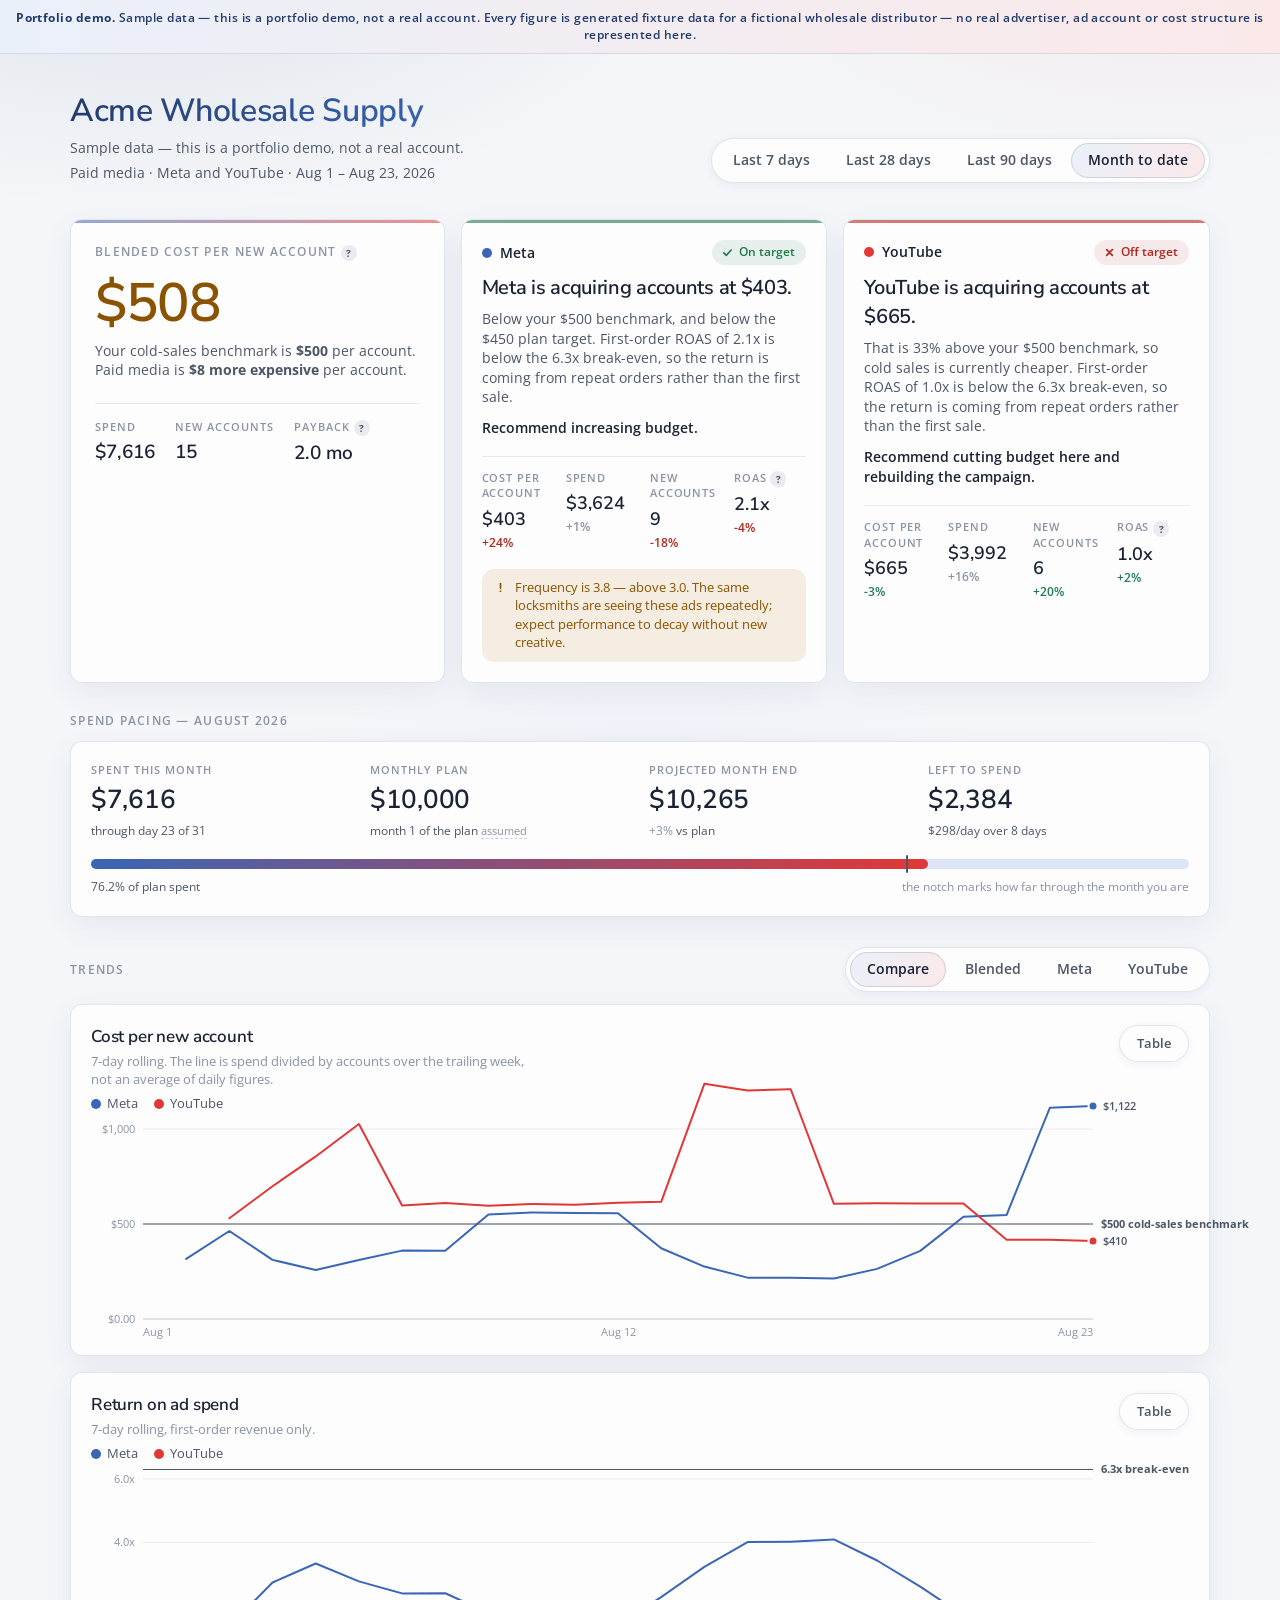
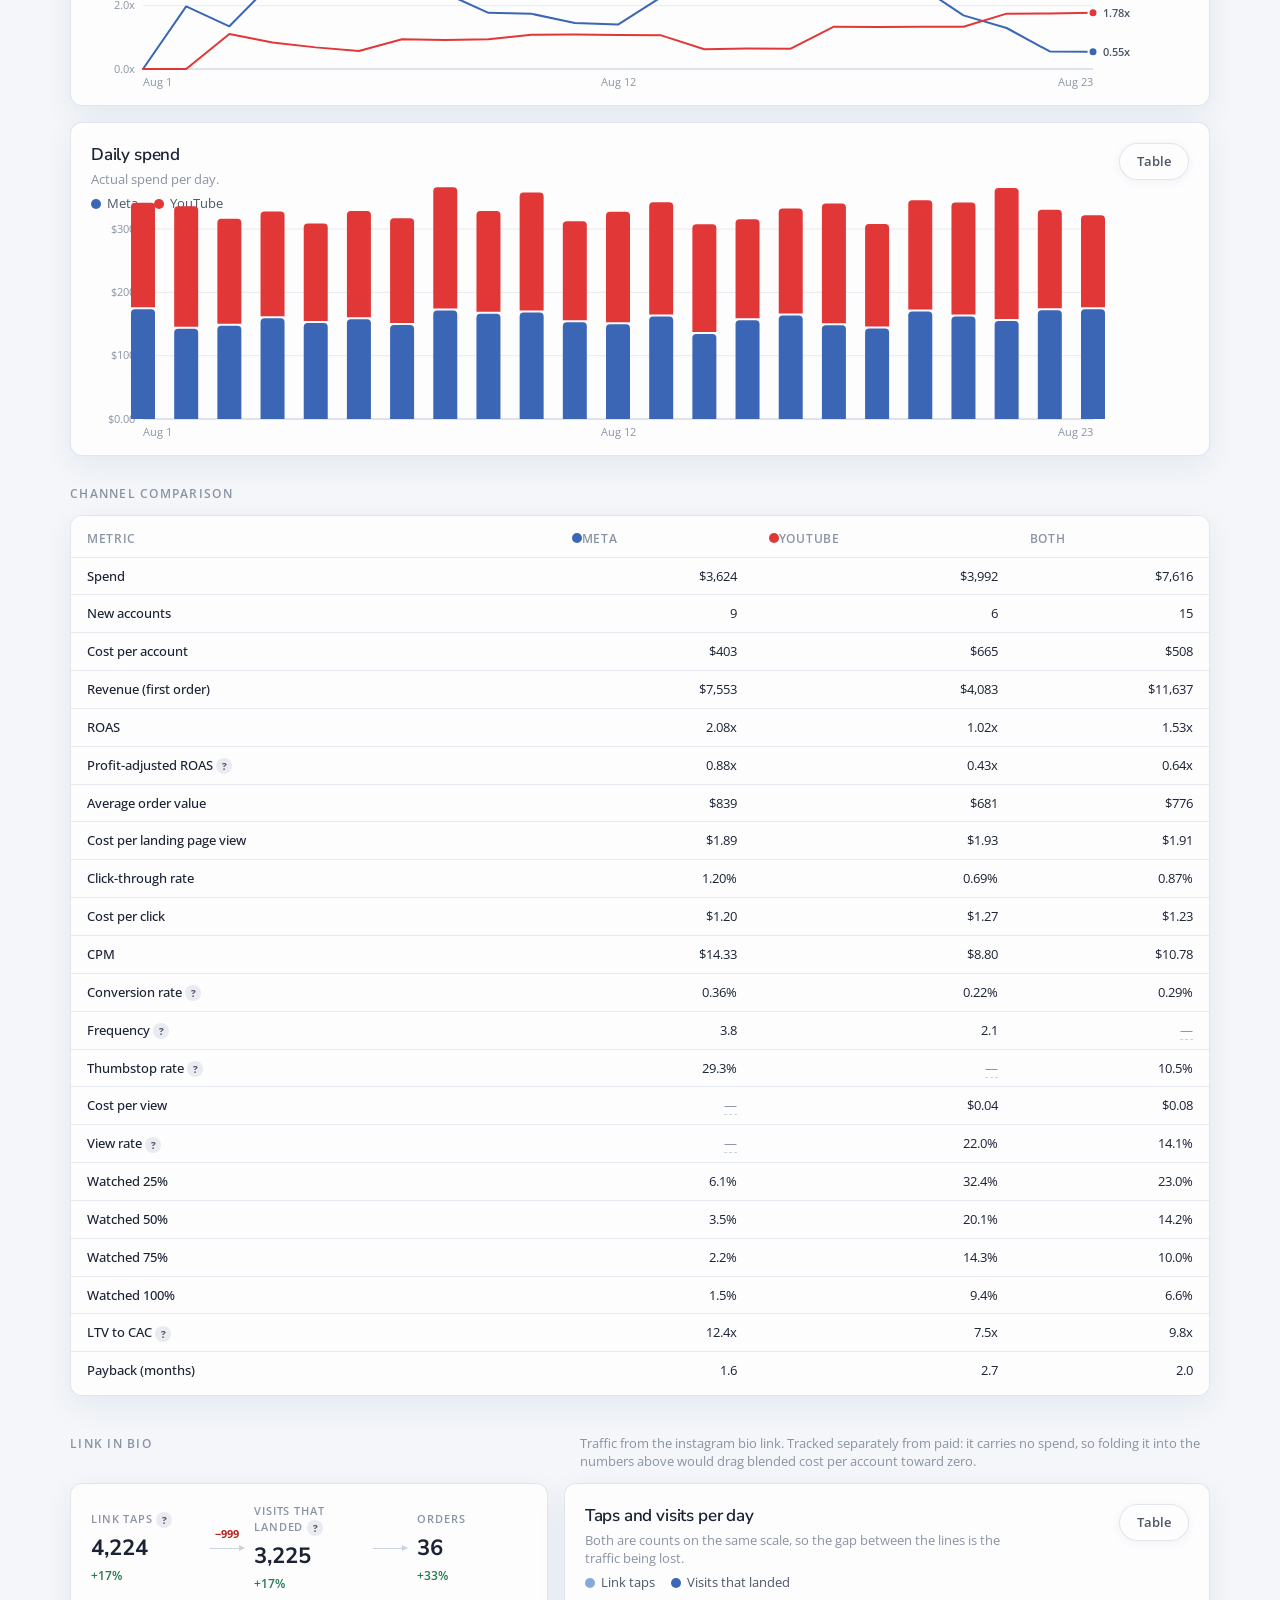
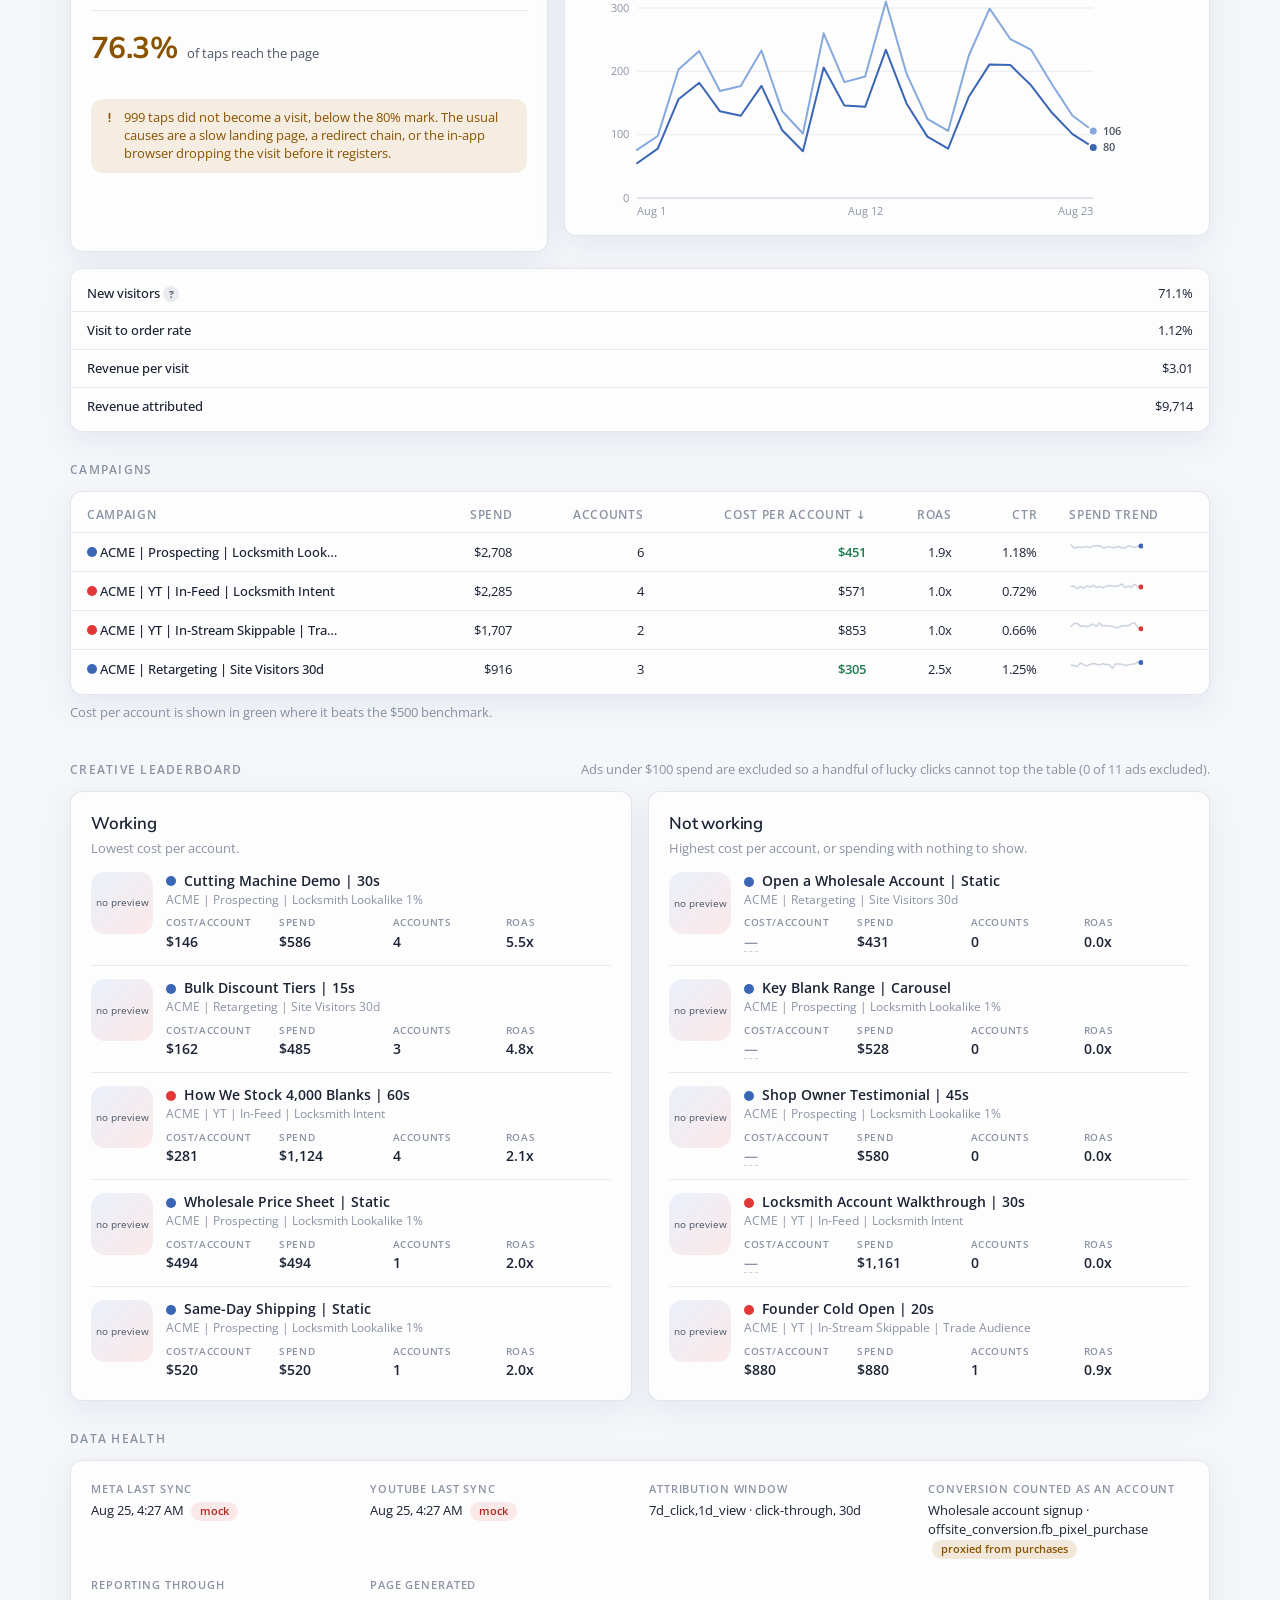
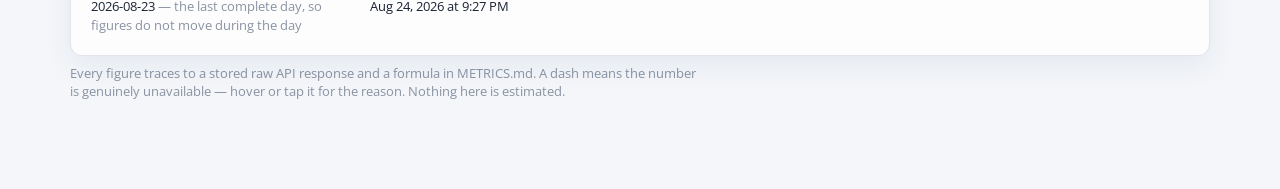
<file: mtd.html>
<!doctype html>
<html lang="en" data-theme="light">
<head>
<meta charset="utf-8">
<meta name="viewport" content="width=device-width, initial-scale=1">
<title>Acme Wholesale Supply — paid media</title>
<link rel="preconnect" href="https://fonts.googleapis.com">
<link rel="preconnect" href="https://fonts.gstatic.com" crossorigin>
<link href="https://fonts.googleapis.com/css2?family=Nunito+Sans:wght@600;700;800&family=Open+Sans:wght@400;600;700&display=swap" rel="stylesheet">
<link rel="stylesheet" href="static/dashboard.css">
</head>
<body>









<a class="skip" href="#verdict">Skip to the verdict</a>


<div class="banner banner-mock" role="status">
  
  <strong>Portfolio demo.</strong> Sample data — this is a portfolio demo, not a real account.
  Every figure is generated fixture data for a fictional wholesale distributor — no real advertiser, ad account or cost structure is represented here.
  
</div>


<header class="topbar">
  <div class="topbar-id">
    <h1>Acme Wholesale Supply</h1>
    <p class="sub">Sample data — this is a portfolio demo, not a real account.</p>
    <p class="sub">Paid media · Meta and YouTube · Aug 1 – Aug 23, 2026</p>
  </div>
  <nav class="ranges" aria-label="Date range">
    
    <a class="range " href="7d.html"
       >Last 7 days</a>
    
    <a class="range " href="index.html"
       >Last 28 days</a>
    
    <a class="range " href="90d.html"
       >Last 90 days</a>
    
    <a class="range is-selected" href="mtd.html"
       aria-current="page">Month to date</a>
    
  </nav>
</header>

<main>

<!-- 1 ─────────────────────────────────────────── the verdict ───────────── -->
<section id="verdict" class="section">
  <div class="hero-row">
    <div class="hero">
      <p class="hero-label">
        Blended cost per new account
        <button class="term" type="button" data-tip="Total spend across Meta and YouTube divided by the number of new accounts they produced in this period. Computed from period totals, not by averaging the daily figures." aria-label="What this means">?</button>
      </p>
      <p class="hero-figure hero-warning">$508</p>
      <p class="hero-context">
        Your cold-sales benchmark is <strong>$500</strong> per account.
        
          
          
            Paid media is <strong>$8 more expensive</strong> per account.
          
        
      </p>
      <dl class="hero-support">
        <div><dt>Spend</dt><dd>$7,616</dd></div>
        <div><dt>New accounts</dt><dd>15</dd></div>
        <div><dt>Payback <button class="term" type="button" data-tip="How many months of gross profit it takes for one acquired account to repay what it cost to acquire, at $250 gross profit per account per month." aria-label="What this means">?</button></dt>
             <dd>2.0 mo</dd></div>
      </dl>
    </div>

    <div class="verdict-cards">
      
      <article class="card verdict-card state-good">
        <header class="verdict-head">
          <span class="channel-key"><span class="swatch swatch-meta" aria-hidden="true"></span>Meta</span>
          <span class="pill pill-good"><svg class="state-icon" viewBox="0 0 16 16" aria-hidden="true" focusable="false"><path d="M3.5 8.5l3 3 6-6.5" fill="none" stroke="currentColor" stroke-width="2" stroke-linecap="round" stroke-linejoin="round"/></svg>On target</span>
        </header>
        <p class="verdict-headline">Meta is acquiring accounts at $403.</p>
        <p class="verdict-detail">Below your $500 benchmark, and below the $450 plan target. First-order ROAS of 2.1x is below the 6.3x break-even, so the return is coming from repeat orders rather than the first sale.</p>
        <p class="verdict-reco">Recommend increasing budget.</p>

        <dl class="mini-stats">
          <div>
            <dt>Cost per account</dt>
            <dd>$403</dd>
            <dd class="delta-cell"><span class="delta delta-bad">+24%<span class="delta-note"> vs prior 23d</span></span></dd>
          </div>
          <div>
            <dt>Spend</dt>
            <dd>$3,624</dd>
            <dd class="delta-cell"><span class="delta delta-neutral">+1%<span class="delta-note"> vs prior 23d</span></span></dd>
          </div>
          <div>
            <dt>New accounts</dt>
            <dd>9</dd>
            <dd class="delta-cell"><span class="delta delta-bad">-18%<span class="delta-note"> vs prior 23d</span></span></dd>
          </div>
          <div>
            <dt>ROAS <button class="term" type="button" data-tip="Revenue divided by ad spend, on first orders only. The break-even line of 6.3x comes from your plan at this monthly budget." aria-label="What this means">?</button></dt>
            <dd>2.1x</dd>
            <dd class="delta-cell"><span class="delta delta-bad">-4%<span class="delta-note"> vs prior 23d</span></span></dd>
          </div>
        </dl>

        
        <p class="flag">
          <svg class="state-icon" viewBox="0 0 16 16" aria-hidden="true" focusable="false"><path d="M8 3v6" fill="none" stroke="currentColor" stroke-width="2" stroke-linecap="round"/><circle cx="8" cy="12.5" r="1.15" fill="currentColor"/></svg>
          Frequency is 3.8 — above 3.0.
          The same locksmiths are seeing these ads repeatedly; expect performance to decay without new creative.
        </p>
        
      </article>
      
      <article class="card verdict-card state-critical">
        <header class="verdict-head">
          <span class="channel-key"><span class="swatch swatch-youtube" aria-hidden="true"></span>YouTube</span>
          <span class="pill pill-critical"><svg class="state-icon" viewBox="0 0 16 16" aria-hidden="true" focusable="false"><path d="M4.5 4.5l7 7M11.5 4.5l-7 7" fill="none" stroke="currentColor" stroke-width="2" stroke-linecap="round"/></svg>Off target</span>
        </header>
        <p class="verdict-headline">YouTube is acquiring accounts at $665.</p>
        <p class="verdict-detail">That is 33% above your $500 benchmark, so cold sales is currently cheaper. First-order ROAS of 1.0x is below the 6.3x break-even, so the return is coming from repeat orders rather than the first sale.</p>
        <p class="verdict-reco">Recommend cutting budget here and rebuilding the campaign.</p>

        <dl class="mini-stats">
          <div>
            <dt>Cost per account</dt>
            <dd>$665</dd>
            <dd class="delta-cell"><span class="delta delta-good">-3%<span class="delta-note"> vs prior 23d</span></span></dd>
          </div>
          <div>
            <dt>Spend</dt>
            <dd>$3,992</dd>
            <dd class="delta-cell"><span class="delta delta-neutral">+16%<span class="delta-note"> vs prior 23d</span></span></dd>
          </div>
          <div>
            <dt>New accounts</dt>
            <dd>6</dd>
            <dd class="delta-cell"><span class="delta delta-good">+20%<span class="delta-note"> vs prior 23d</span></span></dd>
          </div>
          <div>
            <dt>ROAS <button class="term" type="button" data-tip="Revenue divided by ad spend, on first orders only. The break-even line of 6.3x comes from your plan at this monthly budget." aria-label="What this means">?</button></dt>
            <dd>1.0x</dd>
            <dd class="delta-cell"><span class="delta delta-good">+2%<span class="delta-note"> vs prior 23d</span></span></dd>
          </div>
        </dl>

        
      </article>
      
    </div>
  </div>
</section>

<!-- 2 ───────────────────────────────────────── spend & pacing ───────────── -->
<section class="section">
  <h2>Spend pacing — August 2026</h2>
  <div class="card pacing">
    <div class="pacing-figures">
      <div class="stat">
        <span class="stat-label">Spent this month</span>
        <span class="stat-value">$7,616</span>
        <span class="stat-note">through day 23 of 31</span>
      </div>
      <div class="stat">
        <span class="stat-label">Monthly plan</span>
        <span class="stat-value">$10,000</span>
        <span class="stat-note">month 1 of the plan <span class="assumed" tabindex="0" role="button" data-tip="PROGRAM_START_MONTH is not set in .env, so month 1 is assumed to be the current month. Set it to pace against the real plan.">assumed</span></span>
      </div>
      <div class="stat">
        <span class="stat-label">Projected month end</span>
        <span class="stat-value">$10,265</span>
        <span class="stat-note"><span class="delta delta-neutral">+3%<span class="delta-note"> vs prior 23d</span></span> vs plan</span>
      </div>
      <div class="stat">
        <span class="stat-label">Left to spend</span>
        <span class="stat-value">$2,384</span>
        <span class="stat-note">$298/day over 8 days</span>
      </div>
    </div>
    <div class="meter" role="img"
         aria-label="$7,616 spent of a $10,000 monthly plan">
      <div class="meter-track">
        <div class="meter-fill" style="width: 76.2%"></div>
        <div class="meter-marker" style="left: 74.2%"></div>
      </div>
      <p class="meter-caption">
        <span>76.2% of plan spent</span>
        <span class="muted">the notch marks how far through the month you are</span>
      </p>
    </div>
  </div>
</section>

<!-- 3 ───────────────────────────────────────────── trends ───────────────── -->
<section class="section">
  <div class="section-head">
    <h2>Trends</h2>
    <div class="toggle" role="group" aria-label="Which channels to plot">
      <button type="button" class="toggle-btn is-selected" data-mode="compare">Compare</button>
      <button type="button" class="toggle-btn" data-mode="blended">Blended</button>
      
      <button type="button" class="toggle-btn" data-mode="meta">Meta</button>
      
      <button type="button" class="toggle-btn" data-mode="youtube">YouTube</button>
      
    </div>
  </div>

  
  <figure class="card chart-card" data-chart="cac">
    <figcaption>
      <div>
        <h3>Cost per new account</h3>
        <p class="chart-note">7-day rolling. The line is spend divided by accounts over the trailing week, not an average of daily figures.</p>
      </div>
      <button type="button" class="table-toggle" aria-expanded="false">Table</button>
    </figcaption>
    <div class="chart-legend" hidden></div>
    <div class="chart-plot"></div>
    <div class="chart-table" hidden></div>
  </figure>
  
  <figure class="card chart-card" data-chart="roas">
    <figcaption>
      <div>
        <h3>Return on ad spend</h3>
        <p class="chart-note">7-day rolling, first-order revenue only.</p>
      </div>
      <button type="button" class="table-toggle" aria-expanded="false">Table</button>
    </figcaption>
    <div class="chart-legend" hidden></div>
    <div class="chart-plot"></div>
    <div class="chart-table" hidden></div>
  </figure>
  
  <figure class="card chart-card" data-chart="spend">
    <figcaption>
      <div>
        <h3>Daily spend</h3>
        <p class="chart-note">Actual spend per day.</p>
      </div>
      <button type="button" class="table-toggle" aria-expanded="false">Table</button>
    </figcaption>
    <div class="chart-legend" hidden></div>
    <div class="chart-plot"></div>
    <div class="chart-table" hidden></div>
  </figure>
  
</section>

<!-- 4 ──────────────────────────────────────── channel comparison ────────── -->
<section class="section">
  <h2>Channel comparison</h2>
  <div class="card table-wrap">
    <table class="grid">
      <caption class="sr-only">Core metrics for each channel over Aug 1 – Aug 23, 2026</caption>
      <thead>
        <tr>
          <th scope="col">Metric</th>
          
          <th scope="col"><span class="swatch swatch-meta" aria-hidden="true"></span>Meta</th>
          
          <th scope="col"><span class="swatch swatch-youtube" aria-hidden="true"></span>YouTube</th>
          
          <th scope="col">Both</th>
        </tr>
      </thead>
      <tbody>
        
        
        
        <tr>
          <th scope="row">Spend</th>
          
          <td class="num">$3,624</td>
          
          <td class="num">$3,992</td>
          
          <td class="num">$7,616</td>
        </tr>
        
        <tr>
          <th scope="row">New accounts</th>
          
          <td class="num">9</td>
          
          <td class="num">6</td>
          
          <td class="num">15</td>
        </tr>
        
        <tr>
          <th scope="row">Cost per account</th>
          
          <td class="num">$403</td>
          
          <td class="num">$665</td>
          
          <td class="num">$508</td>
        </tr>
        
        <tr>
          <th scope="row">Revenue (first order)</th>
          
          <td class="num">$7,553</td>
          
          <td class="num">$4,083</td>
          
          <td class="num">$11,637</td>
        </tr>
        
        <tr>
          <th scope="row">ROAS</th>
          
          <td class="num">2.08x</td>
          
          <td class="num">1.02x</td>
          
          <td class="num">1.53x</td>
        </tr>
        
        <tr>
          <th scope="row">Profit-adjusted ROAS <button class="term" type="button" data-tip="Revenue at your 42% gross margin, divided by spend. This is return on what you keep, not on the top line." aria-label="What this means">?</button></th>
          
          <td class="num">0.88x</td>
          
          <td class="num">0.43x</td>
          
          <td class="num">0.64x</td>
        </tr>
        
        <tr>
          <th scope="row">Average order value</th>
          
          <td class="num">$839</td>
          
          <td class="num">$681</td>
          
          <td class="num">$776</td>
        </tr>
        
        <tr>
          <th scope="row">Cost per landing page view</th>
          
          <td class="num">$1.89</td>
          
          <td class="num">$1.93</td>
          
          <td class="num">$1.91</td>
        </tr>
        
        <tr>
          <th scope="row">Click-through rate</th>
          
          <td class="num">1.20%</td>
          
          <td class="num">0.69%</td>
          
          <td class="num">0.87%</td>
        </tr>
        
        <tr>
          <th scope="row">Cost per click</th>
          
          <td class="num">$1.20</td>
          
          <td class="num">$1.27</td>
          
          <td class="num">$1.23</td>
        </tr>
        
        <tr>
          <th scope="row">CPM</th>
          
          <td class="num">$14.33</td>
          
          <td class="num">$8.80</td>
          
          <td class="num">$10.78</td>
        </tr>
        
        <tr>
          <th scope="row">Conversion rate <button class="term" type="button" data-tip="New accounts divided by link clicks where the channel reports them, otherwise all clicks." aria-label="What this means">?</button></th>
          
          <td class="num">0.36%</td>
          
          <td class="num">0.22%</td>
          
          <td class="num">0.29%</td>
        </tr>
        
        <tr>
          <th scope="row">Frequency <button class="term" type="button" data-tip="Average times one person saw an ad in this period. Computed from a reach figure fetched for exactly this window — reach cannot be added up across days." aria-label="What this means">?</button></th>
          
          <td class="num">3.8</td>
          
          <td class="num">2.1</td>
          
          <td class="num"><span class="unknown" tabindex="0" role="button"
          data-tip="Reach cannot be added across platforms — the same locksmith may see both, and neither API reports the overlap. Frequency is shown per channel instead.">—</span></td>
        </tr>
        
        <tr>
          <th scope="row">Thumbstop rate <button class="term" type="button" data-tip="Share of impressions where someone stopped scrolling for at least 3 seconds. Meta only." aria-label="What this means">?</button></th>
          
          <td class="num">29.3%</td>
          
          <td class="num"><span class="unknown" tabindex="0" role="button"
          data-tip="Thumbstop rate is a Meta metric; not reported here.">—</span></td>
          
          <td class="num">10.5%</td>
        </tr>
        
        <tr>
          <th scope="row">Cost per view</th>
          
          <td class="num"><span class="unknown" tabindex="0" role="button"
          data-tip="This channel does not report video views.">—</span></td>
          
          <td class="num">$0.04</td>
          
          <td class="num">$0.08</td>
        </tr>
        
        <tr>
          <th scope="row">View rate <button class="term" type="button" data-tip="Share of impressions that became a counted YouTube view. YouTube counts a view at 30 seconds or full play, so it is not comparable to a Meta 3-second view." aria-label="What this means">?</button></th>
          
          <td class="num"><span class="unknown" tabindex="0" role="button"
          data-tip="This channel does not report video views.">—</span></td>
          
          <td class="num">22.0%</td>
          
          <td class="num">14.1%</td>
        </tr>
        
        <tr>
          <th scope="row">Watched 25%</th>
          
          <td class="num">6.1%</td>
          
          <td class="num">32.4%</td>
          
          <td class="num">23.0%</td>
        </tr>
        
        <tr>
          <th scope="row">Watched 50%</th>
          
          <td class="num">3.5%</td>
          
          <td class="num">20.1%</td>
          
          <td class="num">14.2%</td>
        </tr>
        
        <tr>
          <th scope="row">Watched 75%</th>
          
          <td class="num">2.2%</td>
          
          <td class="num">14.3%</td>
          
          <td class="num">10.0%</td>
        </tr>
        
        <tr>
          <th scope="row">Watched 100%</th>
          
          <td class="num">1.5%</td>
          
          <td class="num">9.4%</td>
          
          <td class="num">6.6%</td>
        </tr>
        
        <tr>
          <th scope="row">LTV to CAC <button class="term" type="button" data-tip="Lifetime gross profit per account ($5,000) divided by what it cost to acquire one." aria-label="What this means">?</button></th>
          
          <td class="num">12.4x</td>
          
          <td class="num">7.5x</td>
          
          <td class="num">9.8x</td>
        </tr>
        
        <tr>
          <th scope="row">Payback (months)</th>
          
          <td class="num">1.6</td>
          
          <td class="num">2.7</td>
          
          <td class="num">2.0</td>
        </tr>
        
      </tbody>
    </table>
  </div>
</section>

<!-- 4b ────────────────────────────────────────── link in bio ─────────────── -->

<section class="section">
  <div class="section-head">
    <h2>Link in bio</h2>
    <p class="foot-note">
      Traffic from the instagram bio link. Tracked separately from paid: it carries no spend,
      so folding it into the numbers above would drag blended cost per account toward zero.
    </p>
  </div>

  <div class="bio-row">
    <div class="card bio-funnel">
      <dl class="bio-steps">
        <div class="bio-step">
          <dt>Link taps <button class="term" type="button" data-tip="Clicks on the link in the instagram bio, counted by the link tool." aria-label="What this means">?</button></dt>
          <dd>4,224</dd>
          <dd class="delta-cell"><span class="delta delta-good">+17%<span class="delta-note"> vs prior 23d</span></span></dd>
        </div>
        <div class="bio-arrow" aria-hidden="true">
          <span class="bio-drop">&minus;999</span>
        </div>
        <div class="bio-step">
          <dt>Visits that landed <button class="term" type="button" data-tip="Sessions your analytics actually recorded on the landing page. Always lower than taps." aria-label="What this means">?</button></dt>
          <dd>3,225</dd>
          <dd class="delta-cell"><span class="delta delta-good">+17%<span class="delta-note"> vs prior 23d</span></span></dd>
        </div>
        <div class="bio-arrow" aria-hidden="true"></div>
        <div class="bio-step">
          <dt>Orders</dt>
          <dd>36</dd>
          <dd class="delta-cell"><span class="delta delta-good">+33%<span class="delta-note"> vs prior 23d</span></span></dd>
        </div>
      </dl>

      <div class="bio-rate is-warn">
        <span class="bio-rate-value">76.3%</span>
        <span class="bio-rate-label">of taps reach the page</span>
      </div>

      
      <p class="flag">
        <svg class="state-icon" viewBox="0 0 16 16" aria-hidden="true" focusable="false"><path d="M8 3v6" fill="none" stroke="currentColor" stroke-width="2" stroke-linecap="round"/><circle cx="8" cy="12.5" r="1.15" fill="currentColor"/></svg>
        999 taps did not become a visit, below the
        80% mark. The usual causes are a slow
        landing page, a redirect chain, or the in-app browser dropping the visit before it registers.
      </p>
      
    </div>

    <figure class="card chart-card" data-chart="bio">
      <figcaption>
        <div>
          <h3>Taps and visits per day</h3>
          <p class="chart-note">Both are counts on the same scale, so the gap between the lines is the traffic being lost.</p>
        </div>
        <button type="button" class="table-toggle" aria-expanded="false">Table</button>
      </figcaption>
      <div class="chart-legend" hidden></div>
      <div class="chart-plot"></div>
      <div class="chart-table" hidden></div>
    </figure>
  </div>

  <div class="card table-wrap" style="margin-top: var(--gap)">
    <table class="grid">
      <caption class="sr-only">Link in bio detail</caption>
      <tbody>
        <tr><th scope="row">New visitors <button class="term" type="button" data-tip="Share of sessions from someone analytics has not seen before." aria-label="What this means">?</button></th><td class="num">71.1%</td></tr>
        <tr><th scope="row">Visit to order rate</th><td class="num">1.12%</td></tr>
        <tr><th scope="row">Revenue per visit</th><td class="num">$3.01</td></tr>
        <tr><th scope="row">Revenue attributed</th><td class="num">$9,714</td></tr>
      </tbody>
    </table>
  </div>
</section>


<!-- 5 ──────────────────────────────────────────── campaigns ─────────────── -->
<section class="section">
  <h2>Campaigns</h2>
  <div class="card table-wrap">
    <table class="grid sortable" id="campaign-table">
      <caption class="sr-only">Campaign performance over Aug 1 – Aug 23, 2026, sortable</caption>
      <thead>
        <tr>
          <th scope="col" data-sort="text">Campaign</th>
          <th scope="col" class="num" data-sort="number">Spend</th>
          <th scope="col" class="num" data-sort="number">Accounts</th>
          <th scope="col" class="num" data-sort="number" aria-sort="ascending">Cost per account</th>
          <th scope="col" class="num" data-sort="number">ROAS</th>
          <th scope="col" class="num" data-sort="number">CTR</th>
          <th scope="col">Spend trend</th>
        </tr>
      </thead>
      <tbody>
        
        <tr>
          <th scope="row">
            <span class="swatch swatch-meta" aria-hidden="true"></span>
            <span class="campaign-name">ACME | Prospecting | Locksmith Lookalike 1%</span>
          </th>
          <td class="num" data-value="2707.77">$2,708</td>
          <td class="num" data-value="6.0">6</td>
          <td class="num" data-value="451.295">
            <span class="under-benchmark">$451</span>
            
          </td>
          <td class="num" data-value="1.9345291512942382">1.9x</td>
          <td class="num" data-value="0.011795322070475726">1.18%</td>
          <td class="spark" data-spark="135.97,106.07,114.53999999999999,113.61,112.30999999999999,122.13999999999999,108.38999999999999,127.57999999999998,125.38,129.44,110.01,109.51,121.99,107.62,114.44000000000001,121.52000000000001,107.31,105.85,131.51,120.08000000000001,112.91,123.15,126.44" data-channel="meta"></td>
        </tr>
        
        <tr>
          <th scope="row">
            <span class="swatch swatch-youtube" aria-hidden="true"></span>
            <span class="campaign-name">ACME | YT | In-Feed | Locksmith Intent</span>
          </th>
          <td class="num" data-value="2284.9700000000007">$2,285</td>
          <td class="num" data-value="4.0">4</td>
          <td class="num" data-value="571.2425000000002">
            $571
          </td>
          <td class="num" data-value="1.0190243197941327">1.0x</td>
          <td class="num" data-value="0.007225927486347051">0.72%</td>
          <td class="spark" data-spark="100.25999999999999,103.49000000000001,79.78999999999999,99.34,83.03,103.15,93.68,109.82,92.2,98.05,88.14,102.47999999999999,108.84,102.5,99.88,105.09,120.84,90.64,102.39,92.99,118.5,95.37,94.5" data-channel="youtube"></td>
        </tr>
        
        <tr>
          <th scope="row">
            <span class="swatch swatch-youtube" aria-hidden="true"></span>
            <span class="campaign-name">ACME | YT | In-Stream Skippable | Trade Audience</span>
          </th>
          <td class="num" data-value="1706.85">$1,707</td>
          <td class="num" data-value="2.0">2</td>
          <td class="num" data-value="853.425">
            $853
          </td>
          <td class="num" data-value="1.0280868266104228">1.0x</td>
          <td class="num" data-value="0.00660316139354941">0.66%</td>
          <td class="spark" data-spark="67.69,89.63,89.03999999999999,69.41999999999999,73.88,67.64,74.97,84.94,70.03,91.49,71.46000000000001,75.45,71.45,70.78,59.68000000000001,64.02000000000001,71.63,74.42,73.31,87.19999999999999,91.52000000000001,63.03,54.17" data-channel="youtube"></td>
        </tr>
        
        <tr>
          <th scope="row">
            <span class="swatch swatch-meta" aria-hidden="true"></span>
            <span class="campaign-name">ACME | Retargeting | Site Visitors 30d</span>
          </th>
          <td class="num" data-value="916.0799999999998">$916</td>
          <td class="num" data-value="3.0">3</td>
          <td class="num" data-value="305.35999999999996">
            <span class="under-benchmark">$305</span>
            
          </td>
          <td class="num" data-value="2.527126451838268">2.5x</td>
          <td class="num" data-value="0.012464376311421502">1.25%</td>
          <td class="spark" data-spark="37.480000000000004,36.56,32.67,45.31,39.27,35.3,40.09,43.540000000000006,40.62,38.53,42.629999999999995,39.99,40.010000000000005,26.66,41.42,41.730000000000004,40.59,36.99,38.08,41.58,41.64,48.72,46.67" data-channel="meta"></td>
        </tr>
        
      </tbody>
    </table>
  </div>
  <p class="foot-note">Cost per account is shown in green where it beats the $500 benchmark.</p>
</section>

<!-- 6 ─────────────────────────────────────── creative leaderboard ───────── -->
<section class="section">
  <div class="section-head">
    <h2>Creative leaderboard</h2>
    <p class="foot-note">
      Ads under $100 spend are excluded so a handful of lucky clicks cannot top the table
      (0 of 11 ads excluded).
    </p>
  </div>

  <div class="leaderboards">
    
    <div class="card">
      <h3>Working</h3>
      <p class="chart-note">Lowest cost per account.</p>
      
      <ol class="creative-list">
        
        <li class="creative">
          <div class="thumb thumb-empty">
            <span class="thumb-note" title="The ad platform did not return a thumbnail for this ad.">no preview</span>
          </div>
          <div class="creative-body">
            <p class="creative-name"><span class="swatch swatch-meta" aria-hidden="true"></span>Cutting Machine Demo | 30s</p>
            <p class="creative-campaign">ACME | Prospecting | Locksmith Lookalike 1%</p>
            <dl class="creative-stats">
              <div><dt>Cost/account</dt><dd>$146</dd></div>
              <div><dt>Spend</dt><dd>$586</dd></div>
              <div><dt>Accounts</dt><dd>4</dd></div>
              <div><dt>ROAS</dt><dd>5.5x</dd></div>
            </dl>
          </div>
        </li>
        
        <li class="creative">
          <div class="thumb thumb-empty">
            <span class="thumb-note" title="The ad platform did not return a thumbnail for this ad.">no preview</span>
          </div>
          <div class="creative-body">
            <p class="creative-name"><span class="swatch swatch-meta" aria-hidden="true"></span>Bulk Discount Tiers | 15s</p>
            <p class="creative-campaign">ACME | Retargeting | Site Visitors 30d</p>
            <dl class="creative-stats">
              <div><dt>Cost/account</dt><dd>$162</dd></div>
              <div><dt>Spend</dt><dd>$485</dd></div>
              <div><dt>Accounts</dt><dd>3</dd></div>
              <div><dt>ROAS</dt><dd>4.8x</dd></div>
            </dl>
          </div>
        </li>
        
        <li class="creative">
          <div class="thumb thumb-empty">
            <span class="thumb-note" title="The ad platform did not return a thumbnail for this ad.">no preview</span>
          </div>
          <div class="creative-body">
            <p class="creative-name"><span class="swatch swatch-youtube" aria-hidden="true"></span>How We Stock 4,000 Blanks | 60s</p>
            <p class="creative-campaign">ACME | YT | In-Feed | Locksmith Intent</p>
            <dl class="creative-stats">
              <div><dt>Cost/account</dt><dd>$281</dd></div>
              <div><dt>Spend</dt><dd>$1,124</dd></div>
              <div><dt>Accounts</dt><dd>4</dd></div>
              <div><dt>ROAS</dt><dd>2.1x</dd></div>
            </dl>
          </div>
        </li>
        
        <li class="creative">
          <div class="thumb thumb-empty">
            <span class="thumb-note" title="The ad platform did not return a thumbnail for this ad.">no preview</span>
          </div>
          <div class="creative-body">
            <p class="creative-name"><span class="swatch swatch-meta" aria-hidden="true"></span>Wholesale Price Sheet | Static</p>
            <p class="creative-campaign">ACME | Prospecting | Locksmith Lookalike 1%</p>
            <dl class="creative-stats">
              <div><dt>Cost/account</dt><dd>$494</dd></div>
              <div><dt>Spend</dt><dd>$494</dd></div>
              <div><dt>Accounts</dt><dd>1</dd></div>
              <div><dt>ROAS</dt><dd>2.0x</dd></div>
            </dl>
          </div>
        </li>
        
        <li class="creative">
          <div class="thumb thumb-empty">
            <span class="thumb-note" title="The ad platform did not return a thumbnail for this ad.">no preview</span>
          </div>
          <div class="creative-body">
            <p class="creative-name"><span class="swatch swatch-meta" aria-hidden="true"></span>Same-Day Shipping | Static</p>
            <p class="creative-campaign">ACME | Prospecting | Locksmith Lookalike 1%</p>
            <dl class="creative-stats">
              <div><dt>Cost/account</dt><dd>$520</dd></div>
              <div><dt>Spend</dt><dd>$520</dd></div>
              <div><dt>Accounts</dt><dd>1</dd></div>
              <div><dt>ROAS</dt><dd>2.0x</dd></div>
            </dl>
          </div>
        </li>
        
      </ol>
      
    </div>
    
    <div class="card">
      <h3>Not working</h3>
      <p class="chart-note">Highest cost per account, or spending with nothing to show.</p>
      
      <ol class="creative-list">
        
        <li class="creative">
          <div class="thumb thumb-empty">
            <span class="thumb-note" title="The ad platform did not return a thumbnail for this ad.">no preview</span>
          </div>
          <div class="creative-body">
            <p class="creative-name"><span class="swatch swatch-meta" aria-hidden="true"></span>Open a Wholesale Account | Static</p>
            <p class="creative-campaign">ACME | Retargeting | Site Visitors 30d</p>
            <dl class="creative-stats">
              <div><dt>Cost/account</dt><dd><span class="unknown" tabindex="0" role="button"
          data-tip="No accounts acquired in this period, so cost per account cannot be calculated. Spend to date is shown instead.">—</span></dd></div>
              <div><dt>Spend</dt><dd>$431</dd></div>
              <div><dt>Accounts</dt><dd>0</dd></div>
              <div><dt>ROAS</dt><dd>0.0x</dd></div>
            </dl>
          </div>
        </li>
        
        <li class="creative">
          <div class="thumb thumb-empty">
            <span class="thumb-note" title="The ad platform did not return a thumbnail for this ad.">no preview</span>
          </div>
          <div class="creative-body">
            <p class="creative-name"><span class="swatch swatch-meta" aria-hidden="true"></span>Key Blank Range | Carousel</p>
            <p class="creative-campaign">ACME | Prospecting | Locksmith Lookalike 1%</p>
            <dl class="creative-stats">
              <div><dt>Cost/account</dt><dd><span class="unknown" tabindex="0" role="button"
          data-tip="No accounts acquired in this period, so cost per account cannot be calculated. Spend to date is shown instead.">—</span></dd></div>
              <div><dt>Spend</dt><dd>$528</dd></div>
              <div><dt>Accounts</dt><dd>0</dd></div>
              <div><dt>ROAS</dt><dd>0.0x</dd></div>
            </dl>
          </div>
        </li>
        
        <li class="creative">
          <div class="thumb thumb-empty">
            <span class="thumb-note" title="The ad platform did not return a thumbnail for this ad.">no preview</span>
          </div>
          <div class="creative-body">
            <p class="creative-name"><span class="swatch swatch-meta" aria-hidden="true"></span>Shop Owner Testimonial | 45s</p>
            <p class="creative-campaign">ACME | Prospecting | Locksmith Lookalike 1%</p>
            <dl class="creative-stats">
              <div><dt>Cost/account</dt><dd><span class="unknown" tabindex="0" role="button"
          data-tip="No accounts acquired in this period, so cost per account cannot be calculated. Spend to date is shown instead.">—</span></dd></div>
              <div><dt>Spend</dt><dd>$580</dd></div>
              <div><dt>Accounts</dt><dd>0</dd></div>
              <div><dt>ROAS</dt><dd>0.0x</dd></div>
            </dl>
          </div>
        </li>
        
        <li class="creative">
          <div class="thumb thumb-empty">
            <span class="thumb-note" title="The ad platform did not return a thumbnail for this ad.">no preview</span>
          </div>
          <div class="creative-body">
            <p class="creative-name"><span class="swatch swatch-youtube" aria-hidden="true"></span>Locksmith Account Walkthrough | 30s</p>
            <p class="creative-campaign">ACME | YT | In-Feed | Locksmith Intent</p>
            <dl class="creative-stats">
              <div><dt>Cost/account</dt><dd><span class="unknown" tabindex="0" role="button"
          data-tip="No accounts acquired in this period, so cost per account cannot be calculated. Spend to date is shown instead.">—</span></dd></div>
              <div><dt>Spend</dt><dd>$1,161</dd></div>
              <div><dt>Accounts</dt><dd>0</dd></div>
              <div><dt>ROAS</dt><dd>0.0x</dd></div>
            </dl>
          </div>
        </li>
        
        <li class="creative">
          <div class="thumb thumb-empty">
            <span class="thumb-note" title="The ad platform did not return a thumbnail for this ad.">no preview</span>
          </div>
          <div class="creative-body">
            <p class="creative-name"><span class="swatch swatch-youtube" aria-hidden="true"></span>Founder Cold Open | 20s</p>
            <p class="creative-campaign">ACME | YT | In-Stream Skippable | Trade Audience</p>
            <dl class="creative-stats">
              <div><dt>Cost/account</dt><dd>$880</dd></div>
              <div><dt>Spend</dt><dd>$880</dd></div>
              <div><dt>Accounts</dt><dd>1</dd></div>
              <div><dt>ROAS</dt><dd>0.9x</dd></div>
            </dl>
          </div>
        </li>
        
      </ol>
      
    </div>
    
  </div>
</section>

<!-- 7 ───────────────────────────────────────── data health ──────────────── -->
<footer class="section health">
  <h2>Data health</h2>
  <div class="card">
    <dl class="health-grid">
      
      <div class="health-item ">
        <dt>Meta last sync</dt>
        <dd>
          Aug 25, 4:27 AM
          <span class="tag tag-mock">mock</span>
          
        </dd>
      </div>
      
      <div class="health-item ">
        <dt>YouTube last sync</dt>
        <dd>
          Aug 25, 4:27 AM
          <span class="tag tag-mock">mock</span>
          
        </dd>
      </div>
      

      <div class="health-item">
        <dt>Attribution window</dt>
        <dd>7d_click,1d_view · click-through, 30d</dd>
      </div>
      <div class="health-item">
        <dt>Conversion counted as an account</dt>
        <dd>
          Wholesale account signup · offsite_conversion.fb_pixel_purchase
          
          <span class="tag tag-proxy" tabindex="0" role="button"
                data-tip="Cost per account is currently derived from purchase conversions, not from verified new wholesale accounts. Connect the Shopify first-order feed to make it exact.">proxied from purchases</span>
          
        </dd>
      </div>
      <div class="health-item">
        <dt>Reporting through</dt>
        <dd>2026-08-23 <span class="muted">— the last complete day, so figures do not move during the day</span></dd>
      </div>
      <div class="health-item">
        <dt>Page generated</dt>
        <dd>Aug 24, 2026 at 9:27 PM</dd>
      </div>
    </dl>
  </div>
  <p class="foot-note">
    Every figure traces to a stored raw API response and a formula in METRICS.md. A dash means the number is genuinely
    unavailable — hover or tap it for the reason. Nothing here is estimated.
  </p>
</footer>

</main>

<script type="application/json" id="view-data">{"generated_at": "Aug 24, 2026 at 9:27 PM", "data_mode": "mock", "client": {"name": "Acme Wholesale Supply", "short": "ACME", "tagline": "Sample data \u2014 this is a portfolio demo, not a real account.", "demo": true}, "range_key": "mtd", "ranges": [{"key": "7d", "label": "Last 7 days", "selected": false}, {"key": "28d", "label": "Last 28 days", "selected": false}, {"key": "90d", "label": "Last 90 days", "selected": false}, {"key": "mtd", "label": "Month to date", "selected": true}], "window": {"start": "2026-08-01", "end": "2026-08-23", "label": "Month to date", "days": 23, "pretty": "Aug 1 \u2013 Aug 23, 2026"}, "prior_window": {"pretty": "Jul 9 \u2013 Jul 31"}, "channels": [{"key": "meta", "label": "Meta", "detail": "Facebook + Instagram", "is_blended": false, "metrics": {"spend": {"value": 3623.85, "reason": null}, "impressions": {"value": 252920.0, "reason": null}, "clicks": {"value": 3026.0, "reason": null}, "conversions": {"value": 9.0, "reason": null}, "revenue": {"value": 7553.31, "reason": null}, "cac": {"value": 402.65, "reason": null}, "roas": {"value": 2.084332960801358, "reason": null}, "profit_roas": {"value": 0.8754198435365703, "reason": null}, "cpm": {"value": 14.328048394749327, "reason": null}, "cpc": {"value": 1.197571050892267, "reason": null}, "ctr": {"value": 0.011964257472718646, "reason": null}, "cvr": {"value": 0.0035671819262782403, "reason": null}, "aov": {"value": 839.2566666666667, "reason": null}, "cost_per_lpv": {"value": 1.894328280188186, "reason": null}, "cpv": {"value": null, "reason": "This channel does not report video views."}, "view_rate": {"value": null, "reason": "This channel does not report video views."}, "vtr_25": {"value": 0.06114581685908588, "reason": null}, "vtr_50": {"value": 0.0353392377036217, "reason": null}, "vtr_75": {"value": 0.02248932468764827, "reason": null}, "vtr_100": {"value": 0.014542147714692392, "reason": null}, "thumbstop": {"value": 0.2931440771785545, "reason": null}, "frequency": {"value": 3.7758270631792668, "reason": null}, "payback_months": {"value": 1.6105999999999998, "reason": null}, "ltv_to_cac": {"value": 12.417732522041476, "reason": null}, "_conversion_source": {"value": null, "reason": "purchase_proxy"}}, "deltas": {"cac": {"value": 0.23643291831835145, "reason": null}, "roas": {"value": -0.03962318948587017, "reason": null}, "spend": {"value": 0.011626933169560245, "reason": null}, "conversions": {"value": -0.18181818181818182, "reason": null}}, "verdict": {"state": "good", "headline": "Meta is acquiring accounts at $403.", "detail": "Below your $500 benchmark, and below the $450 plan target. First-order ROAS of 2.1x is below the 6.3x break-even, so the return is coming from repeat orders rather than the first sale.", "recommendation": "Recommend increasing budget."}, "frequency_flag": true, "series": [{"date": "2026-08-01", "spend": 173.45000000000002, "conversions": 0.0, "revenue": 0.0, "cac": {"value": null, "reason": "No accounts acquired in this period, so cost per account cannot be calculated. Spend to date is shown instead."}, "roas": {"value": 0.0, "reason": null}, "cac_daily": {"value": null, "reason": "No accounts acquired in this period, so cost per account cannot be calculated. Spend to date is shown instead."}}, {"date": "2026-08-02", "spend": 142.63, "conversions": 1.0, "revenue": 624.55, "cac": {"value": 316.08000000000004, "reason": null}, "roas": {"value": 1.9759238167552515, "reason": null}, "cac_daily": {"value": 142.63, "reason": null}}, {"date": "2026-08-03", "spend": 147.21, "conversions": 0.0, "revenue": 0.0, "cac": {"value": 463.2900000000001, "reason": null}, "roas": {"value": 1.3480757193118778, "reason": null}, "cac_daily": {"value": null, "reason": "No accounts acquired in this period, so cost per account cannot be calculated. Spend to date is shown instead."}}, {"date": "2026-08-04", "spend": 158.92, "conversions": 1.0, "revenue": 1075.4, "cac": {"value": 311.105, "reason": null}, "roas": {"value": 2.7321161665675575, "reason": null}, "cac_daily": {"value": 158.92, "reason": null}}, {"date": "2026-08-05", "spend": 151.57999999999998, "conversions": 1.0, "revenue": 877.54, "cac": {"value": 257.93, "reason": null}, "roas": {"value": 3.330994197392057, "reason": null}, "cac_daily": {"value": 151.57999999999998, "reason": null}}, {"date": "2026-08-06", "spend": 157.44, "conversions": 0.0, "revenue": 0.0, "cac": {"value": 310.41, "reason": null}, "roas": {"value": 2.767833940057773, "reason": null}, "cac_daily": {"value": null, "reason": "No accounts acquired in this period, so cost per account cannot be calculated. Spend to date is shown instead."}}, {"date": "2026-08-07", "spend": 148.48, "conversions": 0.0, "revenue": 0.0, "cac": {"value": 359.90333333333336, "reason": null}, "roas": {"value": 2.3872058237860165, "reason": null}, "cac_daily": {"value": null, "reason": "No accounts acquired in this period, so cost per account cannot be calculated. Spend to date is shown instead."}}, {"date": "2026-08-08", "spend": 171.11999999999998, "conversions": 0.0, "revenue": 0.0, "cac": {"value": 359.1266666666666, "reason": null}, "roas": {"value": 2.392368523640684, "reason": null}, "cac_daily": {"value": null, "reason": "No accounts acquired in this period, so cost per account cannot be calculated. Spend to date is shown instead."}}, {"date": "2026-08-09", "spend": 165.99999999999997, "conversions": 0.0, "revenue": 0.0, "cac": {"value": 550.375, "reason": null}, "roas": {"value": 1.7741903247785602, "reason": null}, "cac_daily": {"value": null, "reason": "No accounts acquired in this period, so cost per account cannot be calculated. Spend to date is shown instead."}}, {"date": "2026-08-10", "spend": 167.97, "conversions": 0.0, "revenue": 0.0, "cac": {"value": 560.755, "reason": null}, "roas": {"value": 1.7413487173542814, "reason": null}, "cac_daily": {"value": null, "reason": "No accounts acquired in this period, so cost per account cannot be calculated. Spend to date is shown instead."}}, {"date": "2026-08-11", "spend": 152.64, "conversions": 1.0, "revenue": 744.02, "cac": {"value": 557.615, "reason": null}, "roas": {"value": 1.4540139702124224, "reason": null}, "cac_daily": {"value": 152.64, "reason": null}}, {"date": "2026-08-12", "spend": 149.5, "conversions": 1.0, "revenue": 817.98, "cac": {"value": 556.575, "reason": null}, "roas": {"value": 1.4032250819745766, "reason": null}, "cac_daily": {"value": 149.5, "reason": null}}, {"date": "2026-08-13", "spend": 162.0, "conversions": 1.0, "revenue": 976.77, "cac": {"value": 372.57, "reason": null}, "roas": {"value": 2.2714031367707186, "reason": null}, "cac_daily": {"value": 162.0, "reason": null}}, {"date": "2026-08-14", "spend": 134.28, "conversions": 1.0, "revenue": 1018.38, "cac": {"value": 275.8775, "reason": null}, "roas": {"value": 3.2234868737030022, "reason": null}, "cac_daily": {"value": 134.28, "reason": null}}, {"date": "2026-08-15", "spend": 155.86, "conversions": 1.0, "revenue": 803.57, "cac": {"value": 217.65, "reason": null}, "roas": {"value": 4.0070939581897544, "reason": null}, "cac_daily": {"value": 155.86, "reason": null}}, {"date": "2026-08-16", "spend": 163.25, "conversions": 0.0, "revenue": 0.0, "cac": {"value": 217.1, "reason": null}, "roas": {"value": 4.017245508982036, "reason": null}, "cac_daily": {"value": null, "reason": "No accounts acquired in this period, so cost per account cannot be calculated. Spend to date is shown instead."}}, {"date": "2026-08-17", "spend": 147.89999999999998, "conversions": 0.0, "revenue": 0.0, "cac": {"value": 213.08599999999996, "reason": null}, "roas": {"value": 4.092920229390951, "reason": null}, "cac_daily": {"value": null, "reason": "No accounts acquired in this period, so cost per account cannot be calculated. Spend to date is shown instead."}}, {"date": "2026-08-18", "spend": 142.84, "conversions": 0.0, "revenue": 0.0, "cac": {"value": 263.90749999999997, "reason": null}, "roas": {"value": 3.4261057378058606, "reason": null}, "cac_daily": {"value": null, "reason": "No accounts acquired in this period, so cost per account cannot be calculated. Spend to date is shown instead."}}, {"date": "2026-08-19", "spend": 169.58999999999997, "conversions": 0.0, "revenue": 0.0, "cac": {"value": 358.5733333333333, "reason": null}, "roas": {"value": 2.6017179191611204, "reason": null}, "cac_daily": {"value": null, "reason": "No accounts acquired in this period, so cost per account cannot be calculated. Spend to date is shown instead."}}, {"date": "2026-08-20", "spend": 161.66, "conversions": 0.0, "revenue": 0.0, "cac": {"value": 537.69, "reason": null}, "roas": {"value": 1.6942383157581504, "reason": null}, "cac_daily": {"value": null, "reason": "No accounts acquired in this period, so cost per account cannot be calculated. Spend to date is shown instead."}}, {"date": "2026-08-21", "spend": 154.54999999999998, "conversions": 1.0, "revenue": 615.1, "cac": {"value": 547.825, "reason": null}, "roas": {"value": 1.2948204262310044, "reason": null}, "cac_daily": {"value": 154.54999999999998, "reason": null}}, {"date": "2026-08-22", "spend": 171.87, "conversions": 0.0, "revenue": 0.0, "cac": {"value": 1111.6599999999999, "reason": null}, "roas": {"value": 0.5533166615691849, "reason": null}, "cac_daily": {"value": null, "reason": "No accounts acquired in this period, so cost per account cannot be calculated. Spend to date is shown instead."}}, {"date": "2026-08-23", "spend": 173.11, "conversions": 0.0, "revenue": 0.0, "cac": {"value": 1121.52, "reason": null}, "roas": {"value": 0.5484521007204508, "reason": null}, "cac_daily": {"value": null, "reason": "No accounts acquired in this period, so cost per account cannot be calculated. Spend to date is shown instead."}}], "row_count": 161}, {"key": "youtube", "label": "YouTube", "detail": "Google Ads video campaigns", "is_blended": false, "metrics": {"spend": {"value": 3991.82, "reason": null}, "impressions": {"value": 453467.0, "reason": null}, "clicks": {"value": 3151.0, "reason": null}, "conversions": {"value": 6.0, "reason": null}, "revenue": {"value": 4083.2300000000005, "reason": null}, "cac": {"value": 665.3033333333334, "reason": null}, "roas": {"value": 1.022899329128067, "reason": null}, "profit_roas": {"value": 0.42961771823378814, "reason": null}, "cpm": {"value": 8.80288973618808, "reason": null}, "cpc": {"value": 1.2668422722945096, "reason": null}, "ctr": {"value": 0.0069486864534795256, "reason": null}, "cvr": {"value": 0.0022480329711502436, "reason": null}, "aov": {"value": 680.5383333333334, "reason": null}, "cost_per_lpv": {"value": 1.933084745762712, "reason": null}, "cpv": {"value": 0.040087368695896686, "reason": null}, "view_rate": {"value": 0.21959260541560907, "reason": null}, "vtr_25": {"value": 0.3243279003764331, "reason": null}, "vtr_50": {"value": 0.20098706190307122, "reason": null}, "vtr_75": {"value": 0.14261015685816167, "reason": null}, "vtr_100": {"value": 0.09394950459460115, "reason": null}, "thumbstop": {"value": null, "reason": "Thumbstop rate is a Meta metric; not reported here."}, "frequency": {"value": 2.083545455380855, "reason": null}, "payback_months": {"value": 2.6612133333333334, "reason": null}, "ltv_to_cac": {"value": 7.515368929460746, "reason": null}, "_conversion_source": {"value": null, "reason": "purchase_proxy"}}, "deltas": {"cac": {"value": -0.03430313797895107, "reason": null}, "roas": {"value": 0.02317259654008144, "reason": null}, "spend": {"value": 0.1588362344252586, "reason": null}, "conversions": {"value": 0.2, "reason": null}}, "verdict": {"state": "critical", "headline": "YouTube is acquiring accounts at $665.", "detail": "That is 33% above your $500 benchmark, so cold sales is currently cheaper. First-order ROAS of 1.0x is below the 6.3x break-even, so the return is coming from repeat orders rather than the first sale.", "recommendation": "Recommend cutting budget here and rebuilding the campaign."}, "frequency_flag": false, "series": [{"date": "2026-08-01", "spend": 167.95, "conversions": 0.0, "revenue": 0.0, "cac": {"value": null, "reason": "No accounts acquired in this period, so cost per account cannot be calculated. Spend to date is shown instead."}, "roas": {"value": 0.0, "reason": null}, "cac_daily": {"value": null, "reason": "No accounts acquired in this period, so cost per account cannot be calculated. Spend to date is shown instead."}}, {"date": "2026-08-02", "spend": 193.12, "conversions": 0.0, "revenue": 0.0, "cac": {"value": null, "reason": "No accounts acquired in this period, so cost per account cannot be calculated. Spend to date is shown instead."}, "roas": {"value": 0.0, "reason": null}, "cac_daily": {"value": null, "reason": "No accounts acquired in this period, so cost per account cannot be calculated. Spend to date is shown instead."}}, {"date": "2026-08-03", "spend": 168.82999999999998, "conversions": 1.0, "revenue": 584.35, "cac": {"value": 529.9, "reason": null}, "roas": {"value": 1.1027552368371392, "reason": null}, "cac_daily": {"value": 168.82999999999998, "reason": null}}, {"date": "2026-08-04", "spend": 168.76, "conversions": 0.0, "revenue": 0.0, "cac": {"value": 698.66, "reason": null}, "roas": {"value": 0.8363867975839465, "reason": null}, "cac_daily": {"value": null, "reason": "No accounts acquired in this period, so cost per account cannot be calculated. Spend to date is shown instead."}}, {"date": "2026-08-05", "spend": 156.91, "conversions": 0.0, "revenue": 0.0, "cac": {"value": 855.5699999999999, "reason": null}, "roas": {"value": 0.6829949624227124, "reason": null}, "cac_daily": {"value": null, "reason": "No accounts acquired in this period, so cost per account cannot be calculated. Spend to date is shown instead."}}, {"date": "2026-08-06", "spend": 170.79000000000002, "conversions": 0.0, "revenue": 0.0, "cac": {"value": 1026.36, "reason": null}, "roas": {"value": 0.5693421411590476, "reason": null}, "cac_daily": {"value": null, "reason": "No accounts acquired in this period, so cost per account cannot be calculated. Spend to date is shown instead."}}, {"date": "2026-08-07", "spend": 168.65, "conversions": 1.0, "revenue": 535.6, "cac": {"value": 597.505, "reason": null}, "roas": {"value": 0.93718881013548, "reason": null}, "cac_daily": {"value": 168.65, "reason": null}}, {"date": "2026-08-08", "spend": 194.76, "conversions": 0.0, "revenue": 0.0, "cac": {"value": 610.9100000000001, "reason": null}, "roas": {"value": 0.916624380023244, "reason": null}, "cac_daily": {"value": null, "reason": "No accounts acquired in this period, so cost per account cannot be calculated. Spend to date is shown instead."}}, {"date": "2026-08-09", "spend": 162.23000000000002, "conversions": 0.0, "revenue": 0.0, "cac": {"value": 595.4649999999999, "reason": null}, "roas": {"value": 0.9403995197030893, "reason": null}, "cac_daily": {"value": null, "reason": "No accounts acquired in this period, so cost per account cannot be calculated. Spend to date is shown instead."}}, {"date": "2026-08-10", "spend": 189.53999999999996, "conversions": 1.0, "revenue": 774.28, "cac": {"value": 605.8199999999999, "reason": null}, "roas": {"value": 1.0810801888349677, "reason": null}, "cac_daily": {"value": 189.53999999999996, "reason": null}}, {"date": "2026-08-11", "spend": 159.6, "conversions": 0.0, "revenue": 0.0, "cac": {"value": 601.24, "reason": null}, "roas": {"value": 1.089315414809394, "reason": null}, "cac_daily": {"value": null, "reason": "No accounts acquired in this period, so cost per account cannot be calculated. Spend to date is shown instead."}}, {"date": "2026-08-12", "spend": 177.93, "conversions": 0.0, "revenue": 0.0, "cac": {"value": 611.75, "reason": null}, "roas": {"value": 1.0706007355946057, "reason": null}, "cac_daily": {"value": null, "reason": "No accounts acquired in this period, so cost per account cannot be calculated. Spend to date is shown instead."}}, {"date": "2026-08-13", "spend": 180.29, "conversions": 0.0, "revenue": 0.0, "cac": {"value": 616.5, "reason": null}, "roas": {"value": 1.0623519870235199, "reason": null}, "cac_daily": {"value": null, "reason": "No accounts acquired in this period, so cost per account cannot be calculated. Spend to date is shown instead."}}, {"date": "2026-08-14", "spend": 173.28, "conversions": 0.0, "revenue": 0.0, "cac": {"value": 1237.6299999999999, "reason": null}, "roas": {"value": 0.625615086899962, "reason": null}, "cac_daily": {"value": null, "reason": "No accounts acquired in this period, so cost per account cannot be calculated. Spend to date is shown instead."}}, {"date": "2026-08-15", "spend": 159.56, "conversions": 0.0, "revenue": 0.0, "cac": {"value": 1202.4299999999998, "reason": null}, "roas": {"value": 0.6439293763462323, "reason": null}, "cac_daily": {"value": null, "reason": "No accounts acquired in this period, so cost per account cannot be calculated. Spend to date is shown instead."}}, {"date": "2026-08-16", "spend": 169.11, "conversions": 0.0, "revenue": 0.0, "cac": {"value": 1209.31, "reason": null}, "roas": {"value": 0.6402659367738628, "reason": null}, "cac_daily": {"value": null, "reason": "No accounts acquired in this period, so cost per account cannot be calculated. Spend to date is shown instead."}}, {"date": "2026-08-17", "spend": 192.47, "conversions": 2.0, "revenue": 1619.54, "cac": {"value": 606.1199999999999, "reason": null}, "roas": {"value": 1.335989573021844, "reason": null}, "cac_daily": {"value": 96.235, "reason": null}}, {"date": "2026-08-18", "spend": 165.06, "conversions": 0.0, "revenue": 0.0, "cac": {"value": 608.8499999999999, "reason": null}, "roas": {"value": 1.3299991787796668, "reason": null}, "cac_daily": {"value": null, "reason": "No accounts acquired in this period, so cost per account cannot be calculated. Spend to date is shown instead."}}, {"date": "2026-08-19", "spend": 175.7, "conversions": 0.0, "revenue": 0.0, "cac": {"value": 607.735, "reason": null}, "roas": {"value": 1.332439303314767, "reason": null}, "cac_daily": {"value": null, "reason": "No accounts acquired in this period, so cost per account cannot be calculated. Spend to date is shown instead."}}, {"date": "2026-08-20", "spend": 180.18999999999997, "conversions": 0.0, "revenue": 0.0, "cac": {"value": 607.6850000000001, "reason": null}, "roas": {"value": 1.3325489357150495, "reason": null}, "cac_daily": {"value": null, "reason": "No accounts acquired in this period, so cost per account cannot be calculated. Spend to date is shown instead."}}, {"date": "2026-08-21", "spend": 210.01999999999998, "conversions": 1.0, "revenue": 569.46, "cac": {"value": 417.37000000000006, "reason": null}, "roas": {"value": 1.7482489557626724, "reason": null}, "cac_daily": {"value": 210.01999999999998, "reason": null}}, {"date": "2026-08-22", "spend": 158.4, "conversions": 0.0, "revenue": 0.0, "cac": {"value": 416.9833333333334, "reason": null}, "roas": {"value": 1.7498700987249687, "reason": null}, "cac_daily": {"value": null, "reason": "No accounts acquired in this period, so cost per account cannot be calculated. Spend to date is shown instead."}}, {"date": "2026-08-23", "spend": 148.67000000000002, "conversions": 0.0, "revenue": 0.0, "cac": {"value": 410.17, "reason": null}, "roas": {"value": 1.7789371886453584, "reason": null}, "cac_daily": {"value": null, "reason": "No accounts acquired in this period, so cost per account cannot be calculated. Spend to date is shown instead."}}], "row_count": 92}], "blended": {"key": "blended", "label": "Both channels", "detail": "Meta + YouTube", "is_blended": true, "metrics": {"spend": {"value": 7615.670000000003, "reason": null}, "impressions": {"value": 706387.0, "reason": null}, "clicks": {"value": 6177.0, "reason": null}, "conversions": {"value": 15.0, "reason": null}, "revenue": {"value": 11636.54, "reason": null}, "cac": {"value": 507.7113333333335, "reason": null}, "roas": {"value": 1.5279732446390135, "reason": null}, "profit_roas": {"value": 0.6417487627483857, "reason": null}, "cpm": {"value": 10.781158203647578, "reason": null}, "cpc": {"value": 1.2329075603043553, "reason": null}, "ctr": {"value": 0.008744498412343376, "reason": null}, "cvr": {"value": 0.002889060092449923, "reason": null}, "aov": {"value": 775.7693333333334, "reason": null}, "cost_per_lpv": {"value": 1.9144469582704884, "reason": null}, "cpv": {"value": 0.07647944325051721, "reason": null}, "view_rate": {"value": 0.14096805292283127, "reason": null}, "vtr_25": {"value": 0.2300962503556832, "reason": null}, "vtr_50": {"value": 0.1416772958732253, "reason": null}, "vtr_75": {"value": 0.09960121010154491, "reason": null}, "vtr_100": {"value": 0.06551791015406569, "reason": null}, "thumbstop": {"value": 0.10495946273076939, "reason": null}, "frequency": {"value": null, "reason": "Reach cannot be added across platforms \u2014 the same locksmith may see both, and neither API reports the overlap. Frequency is shown per channel instead."}, "payback_months": {"value": 2.030845333333334, "reason": null}, "ltv_to_cac": {"value": 9.848115792832406, "reason": null}, "_conversion_source": {"value": null, "reason": "purchase_proxy"}}, "deltas": {"cac": {"value": 0.15604383927622645, "reason": null}, "roas": {"value": -0.04291425060557242, "reason": null}, "spend": {"value": 0.08379109932146227, "reason": null}, "conversions": {"value": -0.0625, "reason": null}}, "verdict": {"state": "warning", "headline": "Both channels is acquiring accounts at $508.", "detail": "Above your $500 benchmark by $8. First-order ROAS of 1.5x is below the 6.3x break-even, so the return is coming from repeat orders rather than the first sale.", "recommendation": "Recommend holding budget flat \u2014 cut the weakest ads before adding spend."}, "frequency_flag": false, "series": [{"date": "2026-08-01", "spend": 341.40000000000003, "conversions": 0.0, "revenue": 0.0, "cac": {"value": null, "reason": "No accounts acquired in this period, so cost per account cannot be calculated. Spend to date is shown instead."}, "roas": {"value": 0.0, "reason": null}, "cac_daily": {"value": null, "reason": "No accounts acquired in this period, so cost per account cannot be calculated. Spend to date is shown instead."}}, {"date": "2026-08-02", "spend": 335.75, "conversions": 1.0, "revenue": 624.55, "cac": {"value": 677.1500000000001, "reason": null}, "roas": {"value": 0.922321494499003, "reason": null}, "cac_daily": {"value": 335.75, "reason": null}}, {"date": "2026-08-03", "spend": 316.03999999999996, "conversions": 1.0, "revenue": 584.35, "cac": {"value": 496.595, "reason": null}, "roas": {"value": 1.2171890574814488, "reason": null}, "cac_daily": {"value": 316.03999999999996, "reason": null}}, {"date": "2026-08-04", "spend": 327.67999999999995, "conversions": 1.0, "revenue": 1075.4, "cac": {"value": 440.28999999999996, "reason": null}, "roas": {"value": 1.7293904774883224, "reason": null}, "cac_daily": {"value": 327.67999999999995, "reason": null}}, {"date": "2026-08-05", "spend": 308.49, "conversions": 1.0, "revenue": 877.54, "cac": {"value": 407.34, "reason": null}, "roas": {"value": 1.9405410713408948, "reason": null}, "cac_daily": {"value": 308.49, "reason": null}}, {"date": "2026-08-06", "spend": 328.22999999999996, "conversions": 0.0, "revenue": 0.0, "cac": {"value": 489.3975, "reason": null}, "roas": {"value": 1.6151696729141445, "reason": null}, "cac_daily": {"value": null, "reason": "No accounts acquired in this period, so cost per account cannot be calculated. Spend to date is shown instead."}}, {"date": "2026-08-07", "spend": 317.13, "conversions": 1.0, "revenue": 535.6, "cac": {"value": 454.94399999999996, "reason": null}, "roas": {"value": 1.6254484068368855, "reason": null}, "cac_daily": {"value": 317.13, "reason": null}}, {"date": "2026-08-08", "spend": 365.88, "conversions": 0.0, "revenue": 0.0, "cac": {"value": 459.84000000000003, "reason": null}, "roas": {"value": 1.6081419624217117, "reason": null}, "cac_daily": {"value": null, "reason": "No accounts acquired in this period, so cost per account cannot be calculated. Spend to date is shown instead."}}, {"date": "2026-08-09", "spend": 328.22999999999996, "conversions": 0.0, "revenue": 0.0, "cac": {"value": 572.92, "reason": null}, "roas": {"value": 1.3408896530056553, "reason": null}, "cac_daily": {"value": null, "reason": "No accounts acquired in this period, so cost per account cannot be calculated. Spend to date is shown instead."}}, {"date": "2026-08-10", "spend": 357.50999999999993, "conversions": 1.0, "revenue": 774.28, "cac": {"value": 583.2874999999999, "reason": null}, "roas": {"value": 1.3984613076741745, "reason": null}, "cac_daily": {"value": 357.50999999999993, "reason": null}}, {"date": "2026-08-11", "spend": 312.24, "conversions": 1.0, "revenue": 744.02, "cac": {"value": 579.4275, "reason": null}, "roas": {"value": 1.2648001691324626, "reason": null}, "cac_daily": {"value": 312.24, "reason": null}}, {"date": "2026-08-12", "spend": 327.42999999999995, "conversions": 1.0, "revenue": 817.98, "cac": {"value": 584.1624999999999, "reason": null}, "roas": {"value": 1.2290586951404792, "reason": null}, "cac_daily": {"value": 327.42999999999995, "reason": null}}, {"date": "2026-08-13", "spend": 342.28999999999996, "conversions": 1.0, "revenue": 976.77, "cac": {"value": 470.142, "reason": null}, "roas": {"value": 1.6372287521642397, "reason": null}, "cac_daily": {"value": 342.28999999999996, "reason": null}}, {"date": "2026-08-14", "spend": 307.56, "conversions": 1.0, "revenue": 1018.38, "cac": {"value": 468.22799999999995, "reason": null}, "roas": {"value": 1.8501371126886899, "reason": null}, "cac_daily": {"value": 307.56, "reason": null}}, {"date": "2026-08-15", "spend": 315.42, "conversions": 1.0, "revenue": 803.57, "cac": {"value": 381.78, "reason": null}, "roas": {"value": 2.2416924232105746, "reason": null}, "cac_daily": {"value": 315.42, "reason": null}}, {"date": "2026-08-16", "spend": 332.36, "conversions": 0.0, "revenue": 0.0, "cac": {"value": 382.4683333333333, "reason": null}, "roas": {"value": 2.2376580196181814, "reason": null}, "cac_daily": {"value": null, "reason": "No accounts acquired in this period, so cost per account cannot be calculated. Spend to date is shown instead."}}, {"date": "2026-08-17", "spend": 340.37, "conversions": 2.0, "revenue": 1619.54, "cac": {"value": 325.38142857142856, "reason": null}, "roas": {"value": 2.625604235907748, "reason": null}, "cac_daily": {"value": 170.185, "reason": null}}, {"date": "2026-08-18", "spend": 307.90000000000003, "conversions": 0.0, "revenue": 0.0, "cac": {"value": 378.8883333333333, "reason": null}, "roas": {"value": 2.3033347556228088, "reason": null}, "cac_daily": {"value": null, "reason": "No accounts acquired in this period, so cost per account cannot be calculated. Spend to date is shown instead."}}, {"date": "2026-08-19", "spend": 345.28999999999996, "conversions": 0.0, "revenue": 0.0, "cac": {"value": 458.238, "reason": null}, "roas": {"value": 1.9283691007729609, "reason": null}, "cac_daily": {"value": null, "reason": "No accounts acquired in this period, so cost per account cannot be calculated. Spend to date is shown instead."}}, {"date": "2026-08-20", "spend": 341.85, "conversions": 0.0, "revenue": 0.0, "cac": {"value": 572.6875, "reason": null}, "roas": {"value": 1.5023420277201789, "reason": null}, "cac_daily": {"value": null, "reason": "No accounts acquired in this period, so cost per account cannot be calculated. Spend to date is shown instead."}}, {"date": "2026-08-21", "spend": 364.56999999999994, "conversions": 2.0, "revenue": 1184.56, "cac": {"value": 469.552, "reason": null}, "roas": {"value": 1.5366434388523527, "reason": null}, "cac_daily": {"value": 182.28499999999997, "reason": null}}, {"date": "2026-08-22", "spend": 330.27, "conversions": 0.0, "revenue": 0.0, "cac": {"value": 590.6524999999999, "reason": null}, "roas": {"value": 1.1868653734640928, "reason": null}, "cac_daily": {"value": null, "reason": "No accounts acquired in this period, so cost per account cannot be calculated. Spend to date is shown instead."}}, {"date": "2026-08-23", "spend": 321.78000000000003, "conversions": 0.0, "revenue": 0.0, "cac": {"value": 588.0074999999999, "reason": null}, "roas": {"value": 1.192204181069119, "reason": null}, "cac_daily": {"value": null, "reason": "No accounts acquired in this period, so cost per account cannot be calculated. Spend to date is shown instead."}}], "row_count": 253}, "pacing": {"mtd_spend": 7615.670000000003, "planned_monthly": 10000.0, "days_elapsed": 23, "days_remaining": 8, "days_in_month": 31, "projected": {"value": 10264.59869565218, "reason": null}, "pct_of_plan": {"value": 0.7615670000000003, "reason": null}, "projected_vs_plan": {"value": 0.02645986956521792, "reason": null}, "daily_budget_remaining": {"value": 298.04124999999965, "reason": null}, "month_label": "August 2026", "program_month": 1, "start_assumed": true}, "benchmarks": {"cac": 500.0, "cac_target": 450.0, "breakeven_roas": 6.3, "gross_margin": 0.42, "frequency_warn": 3.0, "bio_click_to_visit_warn": 0.8, "account_ltv_gp": 5000.0, "account_monthly_gp": 250.0}, "campaigns": [{"key": "meta|23861004417710", "name": "ACME | Prospecting | Locksmith Lookalike 1%", "channel": "meta", "campaign_name": "ACME | Prospecting | Locksmith Lookalike 1%", "metrics": {"spend": {"value": 2707.77, "reason": null}, "impressions": {"value": 189058.0, "reason": null}, "clicks": {"value": 2230.0, "reason": null}, "conversions": {"value": 6.0, "reason": null}, "revenue": {"value": 5238.259999999999, "reason": null}, "cac": {"value": 451.295, "reason": null}, "roas": {"value": 1.9345291512942382, "reason": null}, "profit_roas": {"value": 0.8125022435435799, "reason": null}, "cpm": {"value": 14.322430153709444, "reason": null}, "cpc": {"value": 1.2142466367713005, "reason": null}, "ctr": {"value": 0.011795322070475726, "reason": null}, "cvr": {"value": 0.00322234156820623, "reason": null}, "aov": {"value": 873.0433333333332, "reason": null}, "cost_per_lpv": {"value": 1.9149717114568598, "reason": null}, "cpv": {"value": null, "reason": "This channel does not report video views."}, "view_rate": {"value": null, "reason": "This channel does not report video views."}, "vtr_25": {"value": 0.05959017867532715, "reason": null}, "vtr_50": {"value": 0.034460324344910025, "reason": null}, "vtr_75": {"value": 0.021940356927503728, "reason": null}, "vtr_100": {"value": 0.01418083339504279, "reason": null}, "thumbstop": {"value": 0.29495181372912016, "reason": null}, "frequency": {"value": null, "reason": "No period-level reach stored for this date range."}, "payback_months": {"value": 1.80518, "reason": null}, "ltv_to_cac": {"value": 11.079227556254777, "reason": null}, "_conversion_source": {"value": null, "reason": "purchase_proxy"}}, "spend": 2707.77, "conversions": 6.0, "cac": 451.295, "roas": 1.9345291512942382, "sparkline": [135.97, 106.07, 114.53999999999999, 113.61, 112.30999999999999, 122.13999999999999, 108.38999999999999, 127.57999999999998, 125.38, 129.44, 110.01, 109.51, 121.99, 107.62, 114.44000000000001, 121.52000000000001, 107.31, 105.85, 131.51, 120.08000000000001, 112.91, 123.15, 126.44]}, {"key": "youtube|21455930188", "name": "ACME | YT | In-Feed | Locksmith Intent", "channel": "youtube", "campaign_name": "ACME | YT | In-Feed | Locksmith Intent", "metrics": {"spend": {"value": 2284.9700000000007, "reason": null}, "impressions": {"value": 251594.0, "reason": null}, "clicks": {"value": 1818.0, "reason": null}, "conversions": {"value": 4.0, "reason": null}, "revenue": {"value": 2328.44, "reason": null}, "cac": {"value": 571.2425000000002, "reason": null}, "roas": {"value": 1.0190243197941327, "reason": null}, "profit_roas": {"value": 0.42799021431353573, "reason": null}, "cpm": {"value": 9.081973337996935, "reason": null}, "cpc": {"value": 1.2568591859185922, "reason": null}, "ctr": {"value": 0.007225927486347051, "reason": null}, "cvr": {"value": 0.0025957170668397143, "reason": null}, "aov": {"value": 582.11, "reason": null}, "cost_per_lpv": {"value": 1.9121087866108792, "reason": null}, "cpv": {"value": 0.04136066612363111, "reason": null}, "view_rate": {"value": 0.21957995818660223, "reason": null}, "vtr_25": {"value": 0.33351351781044064, "reason": null}, "vtr_50": {"value": 0.20669014364412505, "reason": null}, "vtr_75": {"value": 0.1466569155067291, "reason": null}, "vtr_100": {"value": 0.09663187516395462, "reason": null}, "thumbstop": {"value": null, "reason": "Thumbstop rate is a Meta metric; not reported here."}, "frequency": {"value": null, "reason": "No period-level reach stored for this date range."}, "payback_months": {"value": 2.284970000000001, "reason": null}, "ltv_to_cac": {"value": 8.752850146829058, "reason": null}, "_conversion_source": {"value": null, "reason": "purchase_proxy"}}, "spend": 2284.9700000000007, "conversions": 4.0, "cac": 571.2425000000002, "roas": 1.0190243197941327, "sparkline": [100.25999999999999, 103.49000000000001, 79.78999999999999, 99.34, 83.03, 103.15, 93.68, 109.82, 92.2, 98.05, 88.14, 102.47999999999999, 108.84, 102.5, 99.88, 105.09, 120.84, 90.64, 102.39, 92.99, 118.5, 95.37, 94.5]}, {"key": "youtube|21455930712", "name": "ACME | YT | In-Stream Skippable | Trade Audience", "channel": "youtube", "campaign_name": "ACME | YT | In-Stream Skippable | Trade Audience", "metrics": {"spend": {"value": 1706.85, "reason": null}, "impressions": {"value": 201873.0, "reason": null}, "clicks": {"value": 1333.0, "reason": null}, "conversions": {"value": 2.0, "reason": null}, "revenue": {"value": 1754.79, "reason": null}, "cac": {"value": 853.425, "reason": null}, "roas": {"value": 1.0280868266104228, "reason": null}, "profit_roas": {"value": 0.43179646717637754, "reason": null}, "cpm": {"value": 8.455068285506233, "reason": null}, "cpc": {"value": 1.2804576144036008, "reason": null}, "ctr": {"value": 0.00660316139354941, "reason": null}, "cvr": {"value": 0.0017730496453900709, "reason": null}, "aov": {"value": 877.395, "reason": null}, "cost_per_lpv": {"value": 1.9618965517241378, "reason": null}, "cpv": {"value": 0.03850066541853698, "reason": null}, "view_rate": {"value": 0.21960836763707875, "reason": null}, "vtr_25": {"value": 0.312879879924507, "reason": null}, "vtr_50": {"value": 0.19387932016663942, "reason": null}, "vtr_75": {"value": 0.1375666879671873, "reason": null}, "vtr_100": {"value": 0.09060647040466036, "reason": null}, "thumbstop": {"value": null, "reason": "Thumbstop rate is a Meta metric; not reported here."}, "frequency": {"value": null, "reason": "No period-level reach stored for this date range."}, "payback_months": {"value": 3.4137, "reason": null}, "ltv_to_cac": {"value": 5.8587456425579285, "reason": null}, "_conversion_source": {"value": null, "reason": "purchase_proxy"}}, "spend": 1706.85, "conversions": 2.0, "cac": 853.425, "roas": 1.0280868266104228, "sparkline": [67.69, 89.63, 89.03999999999999, 69.41999999999999, 73.88, 67.64, 74.97, 84.94, 70.03, 91.49, 71.46000000000001, 75.45, 71.45, 70.78, 59.68000000000001, 64.02000000000001, 71.63, 74.42, 73.31, 87.19999999999999, 91.52000000000001, 63.03, 54.17]}, {"key": "meta|23861004418220", "name": "ACME | Retargeting | Site Visitors 30d", "channel": "meta", "campaign_name": "ACME | Retargeting | Site Visitors 30d", "metrics": {"spend": {"value": 916.0799999999998, "reason": null}, "impressions": {"value": 63862.0, "reason": null}, "clicks": {"value": 796.0, "reason": null}, "conversions": {"value": 3.0, "reason": null}, "revenue": {"value": 2315.05, "reason": null}, "cac": {"value": 305.35999999999996, "reason": null}, "roas": {"value": 2.527126451838268, "reason": null}, "profit_roas": {"value": 1.0613931097720726, "reason": null}, "cpm": {"value": 14.344680717797749, "reason": null}, "cpc": {"value": 1.1508542713567838, "reason": null}, "ctr": {"value": 0.012464376311421502, "reason": null}, "cvr": {"value": 0.0045385779122541605, "reason": null}, "aov": {"value": 771.6833333333334, "reason": null}, "cost_per_lpv": {"value": 1.835831663326653, "reason": null}, "cpv": {"value": null, "reason": "This channel does not report video views."}, "view_rate": {"value": null, "reason": "This channel does not report video views."}, "vtr_25": {"value": 0.06575115091916946, "reason": null}, "vtr_50": {"value": 0.03794118568162601, "reason": null}, "vtr_75": {"value": 0.024114496883905923, "reason": null}, "vtr_100": {"value": 0.015611787917697535, "reason": null}, "thumbstop": {"value": 0.28779242742162786, "reason": null}, "frequency": {"value": null, "reason": "No period-level reach stored for this date range."}, "payback_months": {"value": 1.2214399999999999, "reason": null}, "ltv_to_cac": {"value": 16.374115797746924, "reason": null}, "_conversion_source": {"value": null, "reason": "purchase_proxy"}}, "spend": 916.0799999999998, "conversions": 3.0, "cac": 305.35999999999996, "roas": 2.527126451838268, "sparkline": [37.480000000000004, 36.56, 32.67, 45.31, 39.27, 35.3, 40.09, 43.540000000000006, 40.62, 38.53, 42.629999999999995, 39.99, 40.010000000000005, 26.66, 41.42, 41.730000000000004, 40.59, 36.99, 38.08, 41.58, 41.64, 48.72, 46.67]}], "bio": {"has_data": true, "source": "instagram", "metrics": {"link_clicks": {"value": 4224.0, "reason": null}, "sessions": {"value": 3225.0, "reason": null}, "orders": {"value": 36.0, "reason": null}, "revenue": {"value": 9714.470000000001, "reason": null}, "click_to_visit": {"value": 0.7634943181818182, "reason": null}, "lost_clicks": {"value": 999.0, "reason": null}, "visit_to_order": {"value": 0.011162790697674419, "reason": null}, "revenue_per_visit": {"value": 3.012238759689923, "reason": null}, "new_visitor_share": {"value": 0.7106976744186047, "reason": null}}, "deltas": {"link_clicks": {"value": 0.16717325227963525, "reason": null}, "sessions": {"value": 0.17486338797814208, "reason": null}, "orders": {"value": 0.3333333333333333, "reason": null}}, "series": [{"date": "2026-08-01", "clicks": 76.0, "sessions": 55.0}, {"date": "2026-08-02", "clicks": 98.0, "sessions": 78.0}, {"date": "2026-08-03", "clicks": 203.0, "sessions": 156.0}, {"date": "2026-08-04", "clicks": 232.0, "sessions": 182.0}, {"date": "2026-08-05", "clicks": 169.0, "sessions": 137.0}, {"date": "2026-08-06", "clicks": 177.0, "sessions": 130.0}, {"date": "2026-08-07", "clicks": 233.0, "sessions": 177.0}, {"date": "2026-08-08", "clicks": 137.0, "sessions": 107.0}, {"date": "2026-08-09", "clicks": 102.0, "sessions": 74.0}, {"date": "2026-08-10", "clicks": 260.0, "sessions": 206.0}, {"date": "2026-08-11", "clicks": 183.0, "sessions": 146.0}, {"date": "2026-08-12", "clicks": 192.0, "sessions": 144.0}, {"date": "2026-08-13", "clicks": 310.0, "sessions": 234.0}, {"date": "2026-08-14", "clicks": 196.0, "sessions": 149.0}, {"date": "2026-08-15", "clicks": 125.0, "sessions": 97.0}, {"date": "2026-08-16", "clicks": 106.0, "sessions": 78.0}, {"date": "2026-08-17", "clicks": 225.0, "sessions": 160.0}, {"date": "2026-08-18", "clicks": 299.0, "sessions": 211.0}, {"date": "2026-08-19", "clicks": 251.0, "sessions": 210.0}, {"date": "2026-08-20", "clicks": 234.0, "sessions": 178.0}, {"date": "2026-08-21", "clicks": 180.0, "sessions": 135.0}, {"date": "2026-08-22", "clicks": 130.0, "sessions": 101.0}, {"date": "2026-08-23", "clicks": 106.0, "sessions": 80.0}], "warn": true, "warn_threshold": 0.8, "providers": ["link tool + analytics (fixture)"]}, "creatives": {"best": [{"key": "meta|23861004417712", "name": "Cutting Machine Demo | 30s", "channel": "meta", "campaign_name": "ACME | Prospecting | Locksmith Lookalike 1%", "metrics": {"spend": {"value": 585.75, "reason": null}, "impressions": {"value": 40607.0, "reason": null}, "clicks": {"value": 483.0, "reason": null}, "conversions": {"value": 4.0, "reason": null}, "revenue": {"value": 3243.11, "reason": null}, "cac": {"value": 146.4375, "reason": null}, "roas": {"value": 5.536679470763978, "reason": null}, "profit_roas": {"value": 2.3254053777208705, "reason": null}, "cpm": {"value": 14.424852857881646, "reason": null}, "cpc": {"value": 1.2127329192546583, "reason": null}, "ctr": {"value": 0.011894500948112395, "reason": null}, "cvr": {"value": 0.009876543209876543, "reason": null}, "aov": {"value": 810.7775, "reason": null}, "cost_per_lpv": {"value": 1.889516129032258, "reason": null}, "cpv": {"value": null, "reason": "This channel does not report video views."}, "view_rate": {"value": null, "reason": "This channel does not report video views."}, "vtr_25": {"value": 0.14332504248036054, "reason": null}, "vtr_50": {"value": 0.08289211219740439, "reason": null}, "vtr_75": {"value": 0.05274952594380279, "reason": null}, "vtr_100": {"value": 0.034156672494890045, "reason": null}, "thumbstop": {"value": 0.2723914596005615, "reason": null}, "frequency": {"value": null, "reason": "No period-level reach stored for this date range."}, "payback_months": {"value": 0.58575, "reason": null}, "ltv_to_cac": {"value": 34.14425949637217, "reason": null}, "_conversion_source": {"value": null, "reason": "purchase_proxy"}}, "spend": 585.75, "conversions": 4.0, "cac": 146.4375, "roas": 5.536679470763978, "sparkline": [26.84, 21.92, 31.76, 24.37, 19.16, 29.99, 20.74, 23.48, 27.46, 30.49, 23.89, 23.92, 24.72, 20.65, 28.87, 29.99, 24.22, 20.16, 25.65, 27.53, 29.49, 28.29, 22.16], "thumbnail_url": null, "permalink": null, "asset_type": "video"}, {"key": "meta|23861004418223", "name": "Bulk Discount Tiers | 15s", "channel": "meta", "campaign_name": "ACME | Retargeting | Site Visitors 30d", "metrics": {"spend": {"value": 485.20000000000005, "reason": null}, "impressions": {"value": 33825.0, "reason": null}, "clicks": {"value": 427.0, "reason": null}, "conversions": {"value": 3.0, "reason": null}, "revenue": {"value": 2315.05, "reason": null}, "cac": {"value": 161.73333333333335, "reason": null}, "roas": {"value": 4.771331409727948, "reason": null}, "profit_roas": {"value": 2.0039591920857376, "reason": null}, "cpm": {"value": 14.344419807834445, "reason": null}, "cpc": {"value": 1.1362997658079625, "reason": null}, "ctr": {"value": 0.01262379896526238, "reason": null}, "cvr": {"value": 0.00847457627118644, "reason": null}, "aov": {"value": 771.6833333333334, "reason": null}, "cost_per_lpv": {"value": 1.81044776119403, "reason": null}, "cpv": {"value": null, "reason": "This channel does not report video views."}, "view_rate": {"value": null, "reason": "This channel does not report video views."}, "vtr_25": {"value": 0.1241389504804139, "reason": null}, "vtr_50": {"value": 0.07163340724316335, "reason": null}, "vtr_75": {"value": 0.04552845528455285, "reason": null}, "vtr_100": {"value": 0.029475240206947525, "reason": null}, "thumbstop": {"value": 0.2931559497413156, "reason": null}, "frequency": {"value": null, "reason": "No period-level reach stored for this date range."}, "payback_months": {"value": 0.6469333333333334, "reason": null}, "ltv_to_cac": {"value": 30.915086562242372, "reason": null}, "_conversion_source": {"value": null, "reason": "purchase_proxy"}}, "spend": 485.20000000000005, "conversions": 3.0, "cac": 161.73333333333335, "roas": 4.771331409727948, "sparkline": [17.8, 17.88, 10.27, 25.48, 24.6, 19.06, 21.01, 26.78, 21.29, 20.88, 17.08, 20.69, 20.91, 13.55, 21.63, 21.14, 19.86, 22.27, 20.54, 23.32, 24.94, 30.41, 23.81], "thumbnail_url": null, "permalink": null, "asset_type": "video"}, {"key": "youtube|704829113355", "name": "How We Stock 4,000 Blanks | 60s", "channel": "youtube", "campaign_name": "ACME | YT | In-Feed | Locksmith Intent", "metrics": {"spend": {"value": 1124.43, "reason": null}, "impressions": {"value": 127341.0, "reason": null}, "clicks": {"value": 891.0, "reason": null}, "conversions": {"value": 4.0, "reason": null}, "revenue": {"value": 2328.44, "reason": null}, "cac": {"value": 281.1075, "reason": null}, "roas": {"value": 2.0707736364202307, "reason": null}, "profit_roas": {"value": 0.8697249272964969, "reason": null}, "cpm": {"value": 8.83007044078498, "reason": null}, "cpc": {"value": 1.261986531986532, "reason": null}, "ctr": {"value": 0.006996960915965793, "reason": null}, "cvr": {"value": 0.005305039787798408, "reason": null}, "aov": {"value": 582.11, "reason": null}, "cost_per_lpv": {"value": 1.9221025641025642, "reason": null}, "cpv": {"value": 0.04007377312092377, "reason": null}, "view_rate": {"value": 0.22034537187551534, "reason": null}, "vtr_25": {"value": 0.325496108873026, "reason": null}, "vtr_50": {"value": 0.2017182211542237, "reason": null}, "vtr_75": {"value": 0.1431353609599422, "reason": null}, "vtr_100": {"value": 0.0943058402242797, "reason": null}, "thumbstop": {"value": null, "reason": "Thumbstop rate is a Meta metric; not reported here."}, "frequency": {"value": null, "reason": "No period-level reach stored for this date range."}, "payback_months": {"value": 1.12443, "reason": null}, "ltv_to_cac": {"value": 17.786789751251746, "reason": null}, "_conversion_source": {"value": null, "reason": "purchase_proxy"}}, "spend": 1124.43, "conversions": 4.0, "cac": 281.1075, "roas": 2.0707736364202307, "sparkline": [37.87, 57.54, 28.71, 52.06, 37.43, 52.1, 51.63, 58.47, 46.63, 51.72, 43.92, 53.22, 58.66, 55.44, 51.03, 58.38, 59.21, 36.5, 43.85, 46.23, 51.36, 47.53, 44.94], "thumbnail_url": null, "permalink": null, "asset_type": "video"}, {"key": "meta|23861004417713", "name": "Wholesale Price Sheet | Static", "channel": "meta", "campaign_name": "ACME | Prospecting | Locksmith Lookalike 1%", "metrics": {"spend": {"value": 493.95000000000005, "reason": null}, "impressions": {"value": 32736.0, "reason": null}, "clicks": {"value": 363.0, "reason": null}, "conversions": {"value": 1.0, "reason": null}, "revenue": {"value": 976.77, "reason": null}, "cac": {"value": 493.95000000000005, "reason": null}, "roas": {"value": 1.9774673549954447, "reason": null}, "profit_roas": {"value": 0.8305362890980866, "reason": null}, "cpm": {"value": 15.088892961876835, "reason": null}, "cpc": {"value": 1.3607438016528928, "reason": null}, "ctr": {"value": 0.011088709677419355, "reason": null}, "cvr": {"value": 0.0033222591362126247, "reason": null}, "aov": {"value": 976.77, "reason": null}, "cost_per_lpv": {"value": 2.175991189427313, "reason": null}, "cpv": {"value": null, "reason": "This channel does not report video views."}, "view_rate": {"value": null, "reason": "This channel does not report video views."}, "vtr_25": {"value": null, "reason": "This channel does not report video completion."}, "vtr_50": {"value": null, "reason": "This channel does not report video completion."}, "vtr_75": {"value": null, "reason": "This channel does not report video completion."}, "vtr_100": {"value": null, "reason": "This channel does not report video completion."}, "thumbstop": {"value": 0.3181818181818182, "reason": null}, "frequency": {"value": null, "reason": "No period-level reach stored for this date range."}, "payback_months": {"value": 1.9758000000000002, "reason": null}, "ltv_to_cac": {"value": 10.122482032594391, "reason": null}, "_conversion_source": {"value": null, "reason": "purchase_proxy"}}, "spend": 493.95000000000005, "conversions": 1.0, "cac": 493.95000000000005, "roas": 1.9774673549954447, "sparkline": [29.69, 24.03, 16.62, 19.39, 22.17, 23.01, 22.67, 27.73, 22.68, 20.38, 25.68, 23.2, 21.37, 11.92, 19.69, 17.91, 13.31, 22.82, 19.01, 21.81, 15.68, 25.3, 27.88], "thumbnail_url": null, "permalink": null, "asset_type": "image"}, {"key": "meta|23861004417716", "name": "Same-Day Shipping | Static", "channel": "meta", "campaign_name": "ACME | Prospecting | Locksmith Lookalike 1%", "metrics": {"spend": {"value": 520.24, "reason": null}, "impressions": {"value": 36928.0, "reason": null}, "clicks": {"value": 459.0, "reason": null}, "conversions": {"value": 1.0, "reason": null}, "revenue": {"value": 1018.38, "reason": null}, "cac": {"value": 520.24, "reason": null}, "roas": {"value": 1.9575196063355373, "reason": null}, "profit_roas": {"value": 0.8221582346609256, "reason": null}, "cpm": {"value": 14.087954939341422, "reason": null}, "cpc": {"value": 1.1334204793028322, "reason": null}, "ctr": {"value": 0.012429592720970536, "reason": null}, "cvr": {"value": 0.0026041666666666665, "reason": null}, "aov": {"value": 1018.38, "reason": null}, "cost_per_lpv": {"value": 1.7939310344827586, "reason": null}, "cpv": {"value": null, "reason": "This channel does not report video views."}, "view_rate": {"value": null, "reason": "This channel does not report video views."}, "vtr_25": {"value": null, "reason": "This channel does not report video completion."}, "vtr_50": {"value": null, "reason": "This channel does not report video completion."}, "vtr_75": {"value": null, "reason": "This channel does not report video completion."}, "vtr_100": {"value": null, "reason": "This channel does not report video completion."}, "thumbstop": {"value": 0.30123483535528595, "reason": null}, "frequency": {"value": null, "reason": "No period-level reach stored for this date range."}, "payback_months": {"value": 2.08096, "reason": null}, "ltv_to_cac": {"value": 9.610948792864832, "reason": null}, "_conversion_source": {"value": null, "reason": "purchase_proxy"}}, "spend": 520.24, "conversions": 1.0, "cac": 520.24, "roas": 1.9575196063355373, "sparkline": [26.69, 27.58, 19.44, 23.05, 27.0, 19.93, 20.88, 25.11, 26.22, 26.11, 17.71, 21.83, 21.13, 23.35, 15.2, 22.81, 19.09, 16.02, 30.06, 20.47, 19.27, 28.47, 22.82], "thumbnail_url": null, "permalink": null, "asset_type": "image"}], "worst": [{"key": "meta|23861004418222", "name": "Open a Wholesale Account | Static", "channel": "meta", "campaign_name": "ACME | Retargeting | Site Visitors 30d", "metrics": {"spend": {"value": 430.88000000000005, "reason": null}, "impressions": {"value": 30037.0, "reason": null}, "clicks": {"value": 369.0, "reason": null}, "conversions": {"value": 0.0, "reason": null}, "revenue": {"value": 0.0, "reason": null}, "cac": {"value": null, "reason": "No accounts acquired in this period, so cost per account cannot be calculated. Spend to date is shown instead."}, "roas": {"value": 0.0, "reason": null}, "profit_roas": {"value": 0.0, "reason": null}, "cpm": {"value": 14.34497453141126, "reason": null}, "cpc": {"value": 1.1676964769647697, "reason": null}, "ctr": {"value": 0.012284848686619835, "reason": null}, "cvr": {"value": 0.0, "reason": null}, "aov": {"value": null, "reason": "No conversions in this period."}, "cost_per_lpv": {"value": 1.8652813852813854, "reason": null}, "cpv": {"value": null, "reason": "This channel does not report video views."}, "view_rate": {"value": null, "reason": "This channel does not report video views."}, "vtr_25": {"value": null, "reason": "This channel does not report video completion."}, "vtr_50": {"value": null, "reason": "This channel does not report video completion."}, "vtr_75": {"value": null, "reason": "This channel does not report video completion."}, "vtr_100": {"value": null, "reason": "This channel does not report video completion."}, "thumbstop": {"value": 0.28175250524353296, "reason": null}, "frequency": {"value": null, "reason": "No period-level reach stored for this date range."}, "payback_months": {"value": null, "reason": "Needs a cost per account first."}, "ltv_to_cac": {"value": null, "reason": "Needs a cost per account first."}, "_conversion_source": {"value": null, "reason": "purchase_proxy"}}, "spend": 430.88000000000005, "conversions": 0.0, "cac": null, "roas": 0.0, "sparkline": [19.68, 18.68, 22.4, 19.83, 14.67, 16.24, 19.08, 16.76, 19.33, 17.65, 25.55, 19.3, 19.1, 13.11, 19.79, 20.59, 20.73, 14.72, 17.54, 18.26, 16.7, 18.31, 22.86], "thumbnail_url": null, "permalink": null, "asset_type": "image"}, {"key": "meta|23861004417717", "name": "Key Blank Range | Carousel", "channel": "meta", "campaign_name": "ACME | Prospecting | Locksmith Lookalike 1%", "metrics": {"spend": {"value": 528.3199999999999, "reason": null}, "impressions": {"value": 37628.0, "reason": null}, "clicks": {"value": 454.0, "reason": null}, "conversions": {"value": 0.0, "reason": null}, "revenue": {"value": 0.0, "reason": null}, "cac": {"value": null, "reason": "No accounts acquired in this period, so cost per account cannot be calculated. Spend to date is shown instead."}, "roas": {"value": 0.0, "reason": null}, "profit_roas": {"value": 0.0, "reason": null}, "cpm": {"value": 14.040608057829274, "reason": null}, "cpc": {"value": 1.1637004405286342, "reason": null}, "ctr": {"value": 0.012065483150845116, "reason": null}, "cvr": {"value": 0.0, "reason": null}, "aov": {"value": null, "reason": "No conversions in this period."}, "cost_per_lpv": {"value": 1.8344444444444443, "reason": null}, "cpv": {"value": null, "reason": "This channel does not report video views."}, "view_rate": {"value": null, "reason": "This channel does not report video views."}, "vtr_25": {"value": null, "reason": "This channel does not report video completion."}, "vtr_50": {"value": null, "reason": "This channel does not report video completion."}, "vtr_75": {"value": null, "reason": "This channel does not report video completion."}, "vtr_100": {"value": null, "reason": "This channel does not report video completion."}, "thumbstop": {"value": 0.298633995960455, "reason": null}, "frequency": {"value": null, "reason": "No period-level reach stored for this date range."}, "payback_months": {"value": null, "reason": "Needs a cost per account first."}, "ltv_to_cac": {"value": null, "reason": "Needs a cost per account first."}, "_conversion_source": {"value": null, "reason": "purchase_proxy"}}, "spend": 528.3199999999999, "conversions": 0.0, "cac": null, "roas": 0.0, "sparkline": [22.53, 13.88, 25.93, 20.41, 29.02, 22.54, 16.69, 19.43, 23.83, 26.03, 22.51, 17.81, 29.25, 28.63, 17.25, 25.51, 23.79, 17.55, 30.42, 22.65, 21.89, 21.4, 29.37], "thumbnail_url": null, "permalink": null, "asset_type": "image"}, {"key": "meta|23861004417714", "name": "Shop Owner Testimonial | 45s", "channel": "meta", "campaign_name": "ACME | Prospecting | Locksmith Lookalike 1%", "metrics": {"spend": {"value": 579.5100000000001, "reason": null}, "impressions": {"value": 41159.0, "reason": null}, "clicks": {"value": 471.0, "reason": null}, "conversions": {"value": 0.0, "reason": null}, "revenue": {"value": 0.0, "reason": null}, "cac": {"value": null, "reason": "No accounts acquired in this period, so cost per account cannot be calculated. Spend to date is shown instead."}, "roas": {"value": 0.0, "reason": null}, "profit_roas": {"value": 0.0, "reason": null}, "cpm": {"value": 14.079788138681701, "reason": null}, "cpc": {"value": 1.2303821656050957, "reason": null}, "ctr": {"value": 0.011443426711047401, "reason": null}, "cvr": {"value": 0.0, "reason": null}, "aov": {"value": null, "reason": "No conversions in this period."}, "cost_per_lpv": {"value": 1.9381605351170572, "reason": null}, "cpv": {"value": null, "reason": "This channel does not report video views."}, "view_rate": {"value": null, "reason": "This channel does not report video views."}, "vtr_25": {"value": 0.1323161398479069, "reason": null}, "vtr_50": {"value": 0.07650817561165238, "reason": null}, "vtr_75": {"value": 0.04873782161860103, "reason": null}, "vtr_100": {"value": 0.03143905342695401, "reason": null}, "thumbstop": {"value": 0.2897300711873466, "reason": null}, "frequency": {"value": null, "reason": "No period-level reach stored for this date range."}, "payback_months": {"value": null, "reason": "Needs a cost per account first."}, "ltv_to_cac": {"value": null, "reason": "Needs a cost per account first."}, "_conversion_source": {"value": null, "reason": "purchase_proxy"}}, "spend": 579.5100000000001, "conversions": 0.0, "cac": null, "roas": 0.0, "sparkline": [30.22, 18.66, 20.79, 26.39, 14.96, 26.67, 27.41, 31.83, 25.19, 26.43, 20.22, 22.75, 25.52, 23.07, 33.43, 25.3, 26.9, 29.3, 26.37, 27.62, 26.58, 19.69, 24.21], "thumbnail_url": null, "permalink": null, "asset_type": "video"}, {"key": "youtube|704829113356", "name": "Locksmith Account Walkthrough | 30s", "channel": "youtube", "campaign_name": "ACME | YT | In-Feed | Locksmith Intent", "metrics": {"spend": {"value": 1160.5399999999997, "reason": null}, "impressions": {"value": 124253.0, "reason": null}, "clicks": {"value": 927.0, "reason": null}, "conversions": {"value": 0.0, "reason": null}, "revenue": {"value": 0.0, "reason": null}, "cac": {"value": null, "reason": "No accounts acquired in this period, so cost per account cannot be calculated. Spend to date is shown instead."}, "roas": {"value": 0.0, "reason": null}, "profit_roas": {"value": 0.0, "reason": null}, "cpm": {"value": 9.3401366566602, "reason": null}, "cpc": {"value": 1.2519309600862996, "reason": null}, "ctr": {"value": 0.007460584452689271, "reason": null}, "cvr": {"value": 0.0, "reason": null}, "aov": {"value": null, "reason": "No conversions in this period."}, "cost_per_lpv": {"value": 1.902524590163934, "reason": null}, "cpv": {"value": 0.04268888398440373, "reason": null}, "view_rate": {"value": 0.2187955220397093, "reason": null}, "vtr_25": {"value": 0.3417301795530088, "reason": null}, "vtr_50": {"value": 0.2117856309304403, "reason": null}, "vtr_75": {"value": 0.15026598955357215, "reason": null}, "vtr_100": {"value": 0.09901571793035178, "reason": null}, "thumbstop": {"value": null, "reason": "Thumbstop rate is a Meta metric; not reported here."}, "frequency": {"value": null, "reason": "No period-level reach stored for this date range."}, "payback_months": {"value": null, "reason": "Needs a cost per account first."}, "ltv_to_cac": {"value": null, "reason": "Needs a cost per account first."}, "_conversion_source": {"value": null, "reason": "purchase_proxy"}}, "spend": 1160.5399999999997, "conversions": 0.0, "cac": null, "roas": 0.0, "sparkline": [62.39, 45.95, 51.08, 47.28, 45.6, 51.05, 42.05, 51.35, 45.57, 46.33, 44.22, 49.26, 50.18, 47.06, 48.85, 46.71, 61.63, 54.14, 58.54, 46.76, 67.14, 47.84, 49.56], "thumbnail_url": null, "permalink": null, "asset_type": "video"}, {"key": "youtube|704829118842", "name": "Founder Cold Open | 20s", "channel": "youtube", "campaign_name": "ACME | YT | In-Stream Skippable | Trade Audience", "metrics": {"spend": {"value": 880.0100000000001, "reason": null}, "impressions": {"value": 105429.0, "reason": null}, "clicks": {"value": 684.0, "reason": null}, "conversions": {"value": 1.0, "reason": null}, "revenue": {"value": 774.28, "reason": null}, "cac": {"value": 880.0100000000001, "reason": null}, "roas": {"value": 0.8798536380268405, "reason": null}, "profit_roas": {"value": 0.36953852797127296, "reason": null}, "cpm": {"value": 8.34694438911495, "reason": null}, "cpc": {"value": 1.2865643274853802, "reason": null}, "ctr": {"value": 0.006487778504965427, "reason": null}, "cvr": {"value": 0.0017331022530329288, "reason": null}, "aov": {"value": 774.28, "reason": null}, "cost_per_lpv": {"value": 1.9775505617977531, "reason": null}, "cpv": {"value": 0.036215893658175236, "reason": null}, "view_rate": {"value": 0.2304773828832674, "reason": null}, "vtr_25": {"value": 0.30497301501484414, "reason": null}, "vtr_50": {"value": 0.18897077654155878, "reason": null}, "vtr_75": {"value": 0.1340997258818731, "reason": null}, "vtr_100": {"value": 0.08833432926424419, "reason": null}, "thumbstop": {"value": null, "reason": "Thumbstop rate is a Meta metric; not reported here."}, "frequency": {"value": null, "reason": "No period-level reach stored for this date range."}, "payback_months": {"value": 3.5200400000000003, "reason": null}, "ltv_to_cac": {"value": 5.681753616436176, "reason": null}, "_conversion_source": {"value": null, "reason": "purchase_proxy"}}, "spend": 880.0100000000001, "conversions": 1.0, "cac": 880.0100000000001, "roas": 0.8798536380268405, "sparkline": [29.92, 40.25, 41.72, 33.76, 35.43, 36.62, 36.93, 41.65, 45.02, 53.33, 36.56, 41.71, 25.19, 32.93, 32.95, 36.34, 42.35, 36.17, 35.75, 49.23, 42.45, 37.89, 35.86], "thumbnail_url": null, "permalink": null, "asset_type": "video"}], "spend_floor": 100.0, "excluded_count": 0, "total_count": 11}, "health": {"syncs": [{"channel": "meta", "label": "Meta", "kind": "fixture", "status": "mock", "finished_at": "2026-08-25T04:27:09+00:00", "rows_upserted": 1082, "error": null}, {"channel": "youtube", "label": "YouTube", "kind": "fixture", "status": "mock", "finished_at": "2026-08-25T04:27:09+00:00", "rows_upserted": 1082, "error": null}], "attribution_windows": ["7d_click,1d_view", "click-through, 30d"], "conversion_actions": ["Wholesale account signup", "offsite_conversion.fb_pixel_purchase"], "conversion_proxied": true}}</script>
<script src="static/dashboard.js"></script>
</body>
</html>
</file>
<file: static/dashboard.css>
/* Paid media dashboard — client theme
 *
 * Brand colours and faces are taken from the client's storefront. The stylesheet
 * ships with the static export, so it carries no client name: identity comes
 * from CLIENT_NAME at render time, not from a comment in here.
 *
 * The brand navy is deliberately NOT used as a chart series colour: at OKLCH
 * L 0.359 and chroma 0.089 it fails both the lightness band and the chroma
 * floor for categorical data. Series blue is a lighter step of it (#3A66B5),
 * which pairs with their red at normal-vision dE 31.6 and worst-case CVD 19.3
 * on this surface — clear of the 15 and 8 floors.
 */

:root {
  color-scheme: light;

  --page:        #f4f6f9;
  --surface:     #fdfdfe;
  --ink:         #1a2233;
  --ink-2:       #4c5666;
  --muted:       #8a93a3;
  --grid:        #e6eaf0;
  --axis:        #cbd3de;
  --border:      rgba(35, 59, 107, 0.12);

  --brand:       #233b6b;   /* their navy — chrome only, never a data mark */
  --brand-deep:  #1a2c51;

  --meta:        #3a66b5;   /* series 1, stepped from the brand navy */
  --youtube:     #e23737;   /* series 2, their brand red */
  --blended:     #4c5666;   /* single-series neutral, not a categorical hue */

  --good:        #1f7a4d;
  --warning:     #b26b00;
  --warning-ink: #8a5300;
  /* Deeper and browner than the YouTube series red so the two never read as
     the same signal. Status always ships with an icon and a word as well. */
  --critical:    #b3261e;
  --good-text:   #1f7a4d;

  --tint-cool:   #eaf0fa;
  --tint-warm:   #fbe9e9;
  --meter-track: #dce5f5;

  --shadow:      0 10px 30px rgba(35, 59, 107, 0.07);
  --shadow-lift: 0 16px 40px rgba(35, 59, 107, 0.12);

  --radius:      12px;
  --gap:         16px;
  --sans: "Open Sans", system-ui, -apple-system, "Segoe UI", sans-serif;
  --display: "Nunito Sans", system-ui, -apple-system, "Segoe UI", sans-serif;
}

*, *::before, *::after { box-sizing: border-box; }

html { -webkit-text-size-adjust: 100%; }

body {
  margin: 0;
  background: var(--page);
  background-image:
    radial-gradient(900px 440px at 12% -6%, rgba(35, 59, 107, 0.10), transparent 60%),
    radial-gradient(820px 400px at 92% -8%, rgba(226, 55, 55, 0.07), transparent 60%),
    radial-gradient(700px 500px at 50% 110%, rgba(220, 229, 245, 0.75), transparent 70%);
  background-attachment: fixed;
  color: var(--ink);
  font-family: var(--sans);
  font-size: 15px;
  line-height: 1.45;
  -webkit-font-smoothing: antialiased;
  padding-bottom: 48px;
}

@keyframes fadeUp { from { opacity: 0; transform: translateY(8px); } to { opacity: 1; transform: none; } }

h1, h2, h3 { margin: 0; font-weight: 600; letter-spacing: -0.01em; }
h1 {
  font-family: var(--display);
  font-size: 32px;
  background: linear-gradient(95deg, var(--brand), #3a66b5);
  -webkit-background-clip: text; background-clip: text;
  -webkit-text-fill-color: transparent;
}
h2 { font-size: 11.5px; text-transform: uppercase; letter-spacing: 0.11em; color: var(--muted); font-weight: 600; }
h3 { font-family: var(--display); font-size: 17px; }
p  { margin: 0; }

.sr-only {
  position: absolute; width: 1px; height: 1px; padding: 0; margin: -1px;
  overflow: hidden; clip: rect(0 0 0 0); white-space: nowrap; border: 0;
}

.skip { position: absolute; left: -9999px; top: 0; background: var(--ink); color: #fff; padding: 10px 14px; z-index: 20; border-radius: 0 0 10px 0; }
.skip:focus { left: 8px; top: 8px; }

.muted { color: var(--muted); }
.num { text-align: right; font-variant-numeric: tabular-nums; }

/* ── ribbon ─────────────────────────────────────────────────────────────── */

.banner {
  font-size: 12px; font-weight: 600; text-align: center;
  padding: 9px 16px; letter-spacing: 0.04em;
  border-bottom: 1px solid var(--border);
}
.banner-mock { background: linear-gradient(90deg, var(--tint-cool), var(--tint-warm)); color: var(--brand); }
.banner code { font-weight: 500; background: rgba(35, 59, 107, 0.08); padding: 1px 6px; border-radius: 5px; }

/* ── top bar ────────────────────────────────────────────────────────────── */

.topbar {
  display: flex; flex-wrap: wrap; gap: 16px;
  align-items: flex-end; justify-content: space-between;
  max-width: 1180px; margin: 0 auto; padding: 34px 20px 6px;
}
.topbar .sub { color: var(--ink-2); font-size: 13.5px; margin-top: 5px; }

.ranges, .toggle {
  display: flex; gap: 2px; padding: 4px;
  background: var(--surface); border: 1px solid var(--border);
  border-radius: 999px; box-shadow: 0 2px 10px rgba(35, 59, 107, 0.06);
}
.range, .toggle-btn {
  padding: 8px 17px; border-radius: 999px; border: 0; background: none;
  font: inherit; font-size: 13.5px; font-weight: 600; color: var(--ink-2);
  text-decoration: none; white-space: nowrap; cursor: pointer;
  transition: background .18s ease, color .18s ease, box-shadow .18s ease;
}
.range:hover, .toggle-btn:hover { background: var(--tint-cool); }
.range.is-selected, .toggle-btn.is-selected {
  background: linear-gradient(120deg, var(--tint-cool), var(--tint-warm));
  color: var(--ink); box-shadow: inset 0 0 0 1px rgba(35, 59, 107, 0.16);
}

/* ── layout ─────────────────────────────────────────────────────────────── */

main { padding: 0 20px 40px; max-width: 1180px; margin: 0 auto; }
.section { margin-top: 30px; }
.section-head { display: flex; flex-wrap: wrap; gap: 10px; align-items: baseline; justify-content: space-between; }
.section > h2, .section-head { margin-bottom: 12px; }

.card {
  background: var(--surface);
  border: 1px solid var(--border);
  border-radius: var(--radius);
  padding: 20px;
  box-shadow: var(--shadow);
  animation: fadeUp .5s ease both;
  transition: box-shadow .2s ease;
}
.card:hover { box-shadow: var(--shadow-lift); }

/* ── hero + verdict ─────────────────────────────────────────────────────── */

.hero-row { display: grid; grid-template-columns: minmax(300px, 1fr) 2fr; gap: var(--gap); align-items: stretch; }

.hero {
  position: relative; overflow: hidden;
  background: var(--surface); border: 1px solid var(--border); border-radius: var(--radius);
  padding: 24px; display: flex; flex-direction: column; gap: 6px;
  box-shadow: var(--shadow); animation: fadeUp .45s ease both;
}
.hero::before {
  content: ""; position: absolute; top: 0; left: 0; right: 0; height: 3px;
  background: linear-gradient(90deg, var(--meta), var(--youtube)); opacity: .55; border-radius: 3px;
}
.hero-label { font-size: 11.5px; color: var(--muted); text-transform: uppercase; letter-spacing: 0.11em; font-weight: 600; }
.hero-figure {
  font-family: var(--display);
  font-size: 54px; line-height: 1.05; font-weight: 600; letter-spacing: -0.015em;
  margin: 8px 0 4px;
}
.hero-good     { color: var(--good); }
.hero-warning  { color: var(--warning-ink); }
.hero-critical { color: var(--critical); }
.hero-unknown  { color: var(--muted); }
.hero-context { font-size: 13.5px; color: var(--ink-2); }
.hero-support { display: flex; flex-wrap: wrap; gap: 20px; margin: 16px 0 0; padding-top: 15px; border-top: 1px solid var(--grid); }
.hero-support dt { font-size: 11px; text-transform: uppercase; letter-spacing: 0.09em; color: var(--muted); font-weight: 600; }
.hero-support dd { margin: 4px 0 0; font-family: var(--display); font-size: 19px; font-weight: 600; }

.verdict-cards { display: grid; grid-template-columns: repeat(auto-fit, minmax(310px, 1fr)); gap: var(--gap); }

.verdict-card {
  position: relative; overflow: hidden;
  display: flex; flex-direction: column; gap: 8px;
  animation-delay: .05s;
}
.verdict-card::before {
  content: ""; position: absolute; top: 0; left: 0; right: 0; height: 3px; border-radius: 3px;
}
.verdict-card.state-good::before     { background: var(--good); opacity: .6; }
.verdict-card.state-warning::before  { background: var(--warning); opacity: .75; }
.verdict-card.state-critical::before { background: var(--critical); opacity: .6; }
.verdict-card.state-unknown::before  { background: var(--axis); }
.verdict-cards .verdict-card:nth-child(2) { animation-delay: .1s; }

.verdict-head { display: flex; align-items: center; justify-content: space-between; gap: 10px; }
.channel-key { display: inline-flex; align-items: center; gap: 8px; font-weight: 600; font-size: 14px; }

.swatch { width: 10px; height: 10px; border-radius: 99px; display: inline-block; flex: none; }
.swatch-meta { background: var(--meta); }
.swatch-youtube { background: var(--youtube); }
.swatch-blended { background: var(--blended); }

.pill {
  display: inline-flex; align-items: center; gap: 5px;
  font-size: 11.5px; font-weight: 600; padding: 4px 11px 4px 9px; border-radius: 999px;
  white-space: nowrap;
}
.pill-good     { color: var(--good);        background: rgba(31, 122, 77, 0.10); }
.pill-warning  { color: var(--warning-ink); background: rgba(178, 107, 0, 0.14); }
.pill-critical { color: var(--critical);    background: rgba(179, 38, 30, 0.09); }
.pill-unknown  { color: var(--ink-2);       background: rgba(35, 59, 107, 0.07); }
.state-icon { width: 13px; height: 13px; flex: none; }

.verdict-headline { font-family: var(--display); font-size: 20px; font-weight: 600; letter-spacing: -0.015em; }
.verdict-detail { font-size: 13.5px; color: var(--ink-2); }
.verdict-reco { font-size: 14px; font-weight: 600; margin-top: 2px; }

.mini-stats { display: grid; grid-template-columns: repeat(4, 1fr); gap: 12px; margin: 10px 0 0; padding-top: 14px; border-top: 1px solid var(--grid); }
.mini-stats dt { font-size: 10.5px; text-transform: uppercase; letter-spacing: 0.08em; color: var(--muted); font-weight: 600; }
.mini-stats dd { margin: 4px 0 0; font-family: var(--display); font-size: 18px; font-weight: 600; }
.mini-stats .delta-cell { font-family: var(--sans); font-size: 11.5px; font-weight: 600; margin-top: 3px; }

.delta { white-space: nowrap; font-variant-numeric: tabular-nums; }
.delta-good { color: var(--good); }
.delta-bad { color: var(--critical); }
.delta-neutral, .delta-none { color: var(--muted); }
.delta-note { display: none; }

.flag {
  display: flex; gap: 8px; align-items: flex-start;
  font-size: 12.5px; color: var(--warning-ink); background: rgba(178, 107, 0, 0.11);
  border-radius: 12px; padding: 10px 12px; margin-top: 10px;
}
.flag .state-icon { margin-top: 2px; }

/* ── pacing ─────────────────────────────────────────────────────────────── */

.pacing-figures { display: grid; grid-template-columns: repeat(auto-fit, minmax(150px, 1fr)); gap: 18px; }
.stat { display: flex; flex-direction: column; gap: 3px; }
.stat-label { font-size: 11px; text-transform: uppercase; letter-spacing: 0.09em; color: var(--muted); font-weight: 600; }
.stat-value { font-family: var(--display); font-size: 26px; font-weight: 600; letter-spacing: -0.01em; }
.stat-note { font-size: 12px; color: var(--ink-2); }

.meter { margin-top: 20px; }
.meter-track { position: relative; height: 10px; border-radius: 999px; background: var(--meter-track); }
.meter-fill { height: 100%; border-radius: 999px; background: linear-gradient(90deg, var(--meta), var(--youtube)); }
.meter-marker { position: absolute; top: -4px; width: 2px; height: 18px; background: var(--ink-2); border-radius: 1px; }
.meter-caption { display: flex; flex-wrap: wrap; gap: 10px; justify-content: space-between; margin-top: 9px; font-size: 12px; color: var(--ink-2); }

/* ── charts ─────────────────────────────────────────────────────────────── */

.chart-card { margin: 0 0 var(--gap); padding: 20px 20px 12px; }
.chart-card figcaption { display: flex; align-items: flex-start; justify-content: space-between; gap: 12px; margin-bottom: 6px; }
.chart-note { font-size: 12.5px; color: var(--muted); margin-top: 3px; max-width: 62ch; }

.table-toggle {
  border: 1px solid var(--border); background: var(--surface); font: inherit;
  font-size: 13px; font-weight: 600; color: var(--ink-2);
  padding: 8px 17px; border-radius: 999px; cursor: pointer; flex: none;
  box-shadow: 0 2px 10px rgba(35, 59, 107, 0.06); transition: background .18s ease;
}
.table-toggle:hover { background: var(--tint-cool); }
.table-toggle[aria-expanded="true"] { background: linear-gradient(120deg, var(--tint-cool), var(--tint-warm)); color: var(--ink); }

.chart-legend { display: flex; flex-wrap: wrap; gap: 16px; font-size: 12.5px; color: var(--ink-2); margin: 6px 0 2px; }
.legend-item { display: inline-flex; align-items: center; gap: 6px; }
.legend-key { width: 10px; height: 10px; border-radius: 99px; display: inline-block; }

.chart-plot { position: relative; width: 100%; }
.chart-plot svg { display: block; width: 100%; height: auto; overflow: visible; }

.tick { font-size: 11px; fill: var(--muted); font-variant-numeric: tabular-nums; }
.ref-label { font-size: 11px; fill: var(--ink-2); font-weight: 700; }

.chart-tooltip {
  position: absolute; pointer-events: none; z-index: 5;
  background: rgba(253, 253, 254, 0.94); -webkit-backdrop-filter: blur(8px); backdrop-filter: blur(8px);
  border: 1px solid var(--border); border-radius: 12px;
  box-shadow: 0 14px 40px rgba(35, 59, 107, 0.18); padding: 10px 13px; font-size: 12.5px;
  min-width: 150px; transform: translate(-50%, -100%); opacity: 0; transition: opacity .09s;
}
.chart-tooltip.is-visible { opacity: 1; }
.chart-tooltip .tt-date { color: var(--muted); font-size: 11.5px; margin-bottom: 4px; }
.chart-tooltip .tt-row { display: flex; align-items: center; gap: 7px; justify-content: space-between; margin-top: 2px; }
.chart-tooltip .tt-name { display: inline-flex; align-items: center; gap: 6px; color: var(--ink-2); }
.chart-tooltip .tt-value { font-variant-numeric: tabular-nums; font-weight: 600; }

.chart-table { max-height: 320px; overflow: auto; margin-top: 10px; }
.chart-table table { width: 100%; border-collapse: collapse; font-size: 13px; }
.chart-table th, .chart-table td { padding: 8px 14px; border-bottom: 1px solid var(--grid); font-variant-numeric: tabular-nums; }
.chart-table thead th { text-align: left; color: var(--muted); font-size: 11.5px; text-transform: uppercase; letter-spacing: 0.06em; position: sticky; top: 0; background: var(--surface); }

/* ── tables ─────────────────────────────────────────────────────────────── */

.table-wrap { padding: 6px 0; overflow-x: auto; }
table.grid { width: 100%; border-collapse: collapse; font-size: 13px; }
table.grid th, table.grid td { padding: 9px 16px; border-bottom: 1px solid var(--grid); white-space: nowrap; font-variant-numeric: tabular-nums; }
table.grid thead th {
  text-align: left; font-size: 11.5px; text-transform: uppercase; letter-spacing: 0.06em;
  color: var(--muted); font-weight: 600;
}
table.grid thead th.num { text-align: right; }
table.grid tbody th { font-weight: 500; text-align: left; }
table.grid tbody tr:last-child th, table.grid tbody tr:last-child td { border-bottom: 0; }
table.grid tbody tr:hover { background: var(--tint-cool); }
.campaign-name { display: inline-block; max-width: 34ch; overflow: hidden; text-overflow: ellipsis; vertical-align: bottom; }
.under-benchmark { color: var(--good); font-weight: 600; }

table.sortable thead th[data-sort] { cursor: pointer; user-select: none; }
table.sortable thead th[data-sort]:hover { color: var(--ink); }
table.sortable thead th[aria-sort]::after { content: " ↓"; }
table.sortable thead th[aria-sort="descending"]::after { content: " ↑"; }

.spark svg { display: block; }

/* ── creative leaderboard ───────────────────────────────────────────────── */

.leaderboards { display: grid; grid-template-columns: repeat(auto-fit, minmax(340px, 1fr)); gap: var(--gap); }
.creative-list { list-style: none; margin: 14px 0 0; padding: 0; display: flex; flex-direction: column; gap: 13px; }
.creative { display: flex; gap: 13px; padding-top: 13px; border-top: 1px solid var(--grid); }
.creative:first-child { padding-top: 0; border-top: 0; }
.thumb { width: 62px; height: 62px; border-radius: 14px; flex: none; overflow: hidden; background: linear-gradient(135deg, var(--tint-cool), var(--tint-warm)); display: grid; place-items: center; }
.thumb img { width: 100%; height: 100%; object-fit: cover; }
.thumb-note { font-size: 9.5px; color: var(--ink-2); text-align: center; line-height: 1.2; }
.creative-body { min-width: 0; flex: 1; }
.creative-name { font-weight: 600; font-size: 13.5px; display: flex; align-items: center; gap: 8px; }
.creative-campaign { font-size: 11.5px; color: var(--muted); margin-bottom: 7px; }
.creative-stats { display: grid; grid-template-columns: repeat(4, 1fr); gap: 8px; margin: 0; }
.creative-stats dt { font-size: 10px; text-transform: uppercase; letter-spacing: 0.06em; color: var(--muted); font-weight: 600; }
.creative-stats dd { margin: 2px 0 0; font-size: 14px; font-weight: 600; font-variant-numeric: tabular-nums; }
.empty { color: var(--muted); font-size: 13px; margin-top: 10px; }

/* ── health footer ──────────────────────────────────────────────────────── */

.health-grid { display: grid; grid-template-columns: repeat(auto-fit, minmax(230px, 1fr)); gap: 18px; margin: 0; }
.health-item dt { font-size: 11px; text-transform: uppercase; letter-spacing: 0.08em; color: var(--muted); font-weight: 600; }
.health-item dd { margin: 4px 0 0; font-size: 13px; }
.health-item.is-error dd { color: var(--critical); }
.error-text { display: block; font-size: 12px; color: var(--critical); margin-top: 3px; }

.tag { display: inline-block; font-size: 10.5px; font-weight: 600; padding: 2px 9px; border-radius: 999px; margin-left: 4px; }
.tag-ok, .tag-success { color: var(--good); background: rgba(31, 122, 77, 0.10); }
.tag-mock { color: var(--critical); background: var(--tint-warm); }
.tag-error { color: var(--critical); background: rgba(179, 38, 30, 0.09); }
.tag-proxy { color: var(--warning-ink); background: rgba(178, 107, 0, 0.14); cursor: help; }

.foot-note { font-size: 12.5px; color: var(--muted); margin-top: 9px; max-width: 90ch; }

/* ── tooltips & unknown values ──────────────────────────────────────────── */

.term {
  width: 16px; height: 16px; padding: 0; border-radius: 50%; border: 0;
  background: rgba(35, 59, 107, 0.09); color: var(--ink-2); font: inherit; font-size: 10px; font-weight: 700;
  line-height: 1; cursor: help; vertical-align: middle; flex: none;
}
.term:hover, .term:focus-visible { background: rgba(35, 59, 107, 0.18); color: var(--ink); }

.unknown, .assumed { color: var(--muted); cursor: help; border-bottom: 1px dashed var(--axis); }
.assumed { font-size: 11px; }

[data-tip] { position: relative; }
[data-tip]::after {
  content: attr(data-tip);
  position: absolute; bottom: calc(100% + 8px); left: 50%; transform: translateX(-50%);
  background: var(--ink); color: #fff; font-size: 12px; font-weight: 400; line-height: 1.4;
  text-transform: none; letter-spacing: 0; text-align: left;
  padding: 9px 11px; border-radius: 10px; width: max-content; max-width: 260px;
  box-shadow: 0 14px 40px rgba(35, 59, 107, 0.22);
  opacity: 0; visibility: hidden; transition: opacity .1s; z-index: 10; pointer-events: none;
}
[data-tip].tip-open::after { opacity: 1; visibility: visible; }
@media (hover: hover) {
  [data-tip]:hover::after, [data-tip]:focus-visible::after { opacity: 1; visibility: visible; }
}

/* ── responsive ─────────────────────────────────────────────────────────── */

@media (max-width: 900px) {
  .hero-row { grid-template-columns: 1fr; }
}

@media (max-width: 640px) {
  body { font-size: 14px; }
  main { padding: 0 14px 32px; }
  .topbar { padding: 22px 14px 4px; }
  h1 { font-size: 26px; }
  .hero-figure { font-size: 42px; }
  .mini-stats { grid-template-columns: repeat(2, 1fr); }
  .creative-stats { grid-template-columns: repeat(2, 1fr); }
  .ranges, .toggle { width: 100%; overflow-x: auto; }
  .chart-card figcaption { flex-direction: column; }
  table.grid th, table.grid td { padding: 8px 11px; }
  .campaign-name { max-width: 22ch; }
  [data-tip]::after { max-width: 70vw; }
}

@media (prefers-reduced-motion: reduce) {
  *, *::before, *::after { animation: none !important; transition: none !important; }
}

@media print {
  body { background: #fff; background-image: none; }
  .ranges, .toggle, .table-toggle, .skip { display: none; }
  .card, .hero { break-inside: avoid; box-shadow: none; }
}

/* ── link in bio ────────────────────────────────────────────────────────── */

.bio-row { display: grid; grid-template-columns: 1fr; gap: var(--gap); }
@media (min-width: 940px) { .bio-row { grid-template-columns: minmax(320px, 0.85fr) 1.15fr; } }

.bio-funnel { display: flex; flex-direction: column; gap: 18px; }

.bio-steps {
  display: grid; grid-template-columns: 1fr auto 1fr auto 1fr;
  align-items: center; gap: 10px; margin: 0;
}
.bio-step dt { font-size: 10.5px; text-transform: uppercase; letter-spacing: 0.08em; color: var(--muted); font-weight: 600; }
.bio-step dd { margin: 5px 0 0; font-family: var(--display); font-size: 22px; font-weight: 700; }
.bio-step .delta-cell { font-family: var(--sans); font-size: 11.5px; font-weight: 600; margin-top: 3px; }

/* The arrow carries the loss between stages, which is the point of the row. */
.bio-arrow { position: relative; height: 1px; background: var(--axis); min-width: 34px; }
.bio-arrow::after {
  content: ""; position: absolute; right: -1px; top: -3px;
  border-left: 6px solid var(--axis); border-top: 3.5px solid transparent; border-bottom: 3.5px solid transparent;
}
.bio-drop {
  position: absolute; top: -22px; left: 50%; transform: translateX(-50%);
  font-size: 11px; font-weight: 700; color: var(--critical); white-space: nowrap;
  font-variant-numeric: tabular-nums;
}

.bio-rate {
  display: flex; align-items: baseline; gap: 10px;
  padding-top: 16px; border-top: 1px solid var(--grid);
}
.bio-rate-value { font-family: var(--display); font-size: 30px; font-weight: 700; letter-spacing: -0.02em; color: var(--good); }
.bio-rate.is-warn .bio-rate-value { color: var(--warning-ink); }
.bio-rate-label { font-size: 13px; color: var(--ink-2); }

@media (max-width: 620px) {
  .bio-steps { grid-template-columns: 1fr; gap: 20px; }
  .bio-arrow { display: none; }
}
</file>
